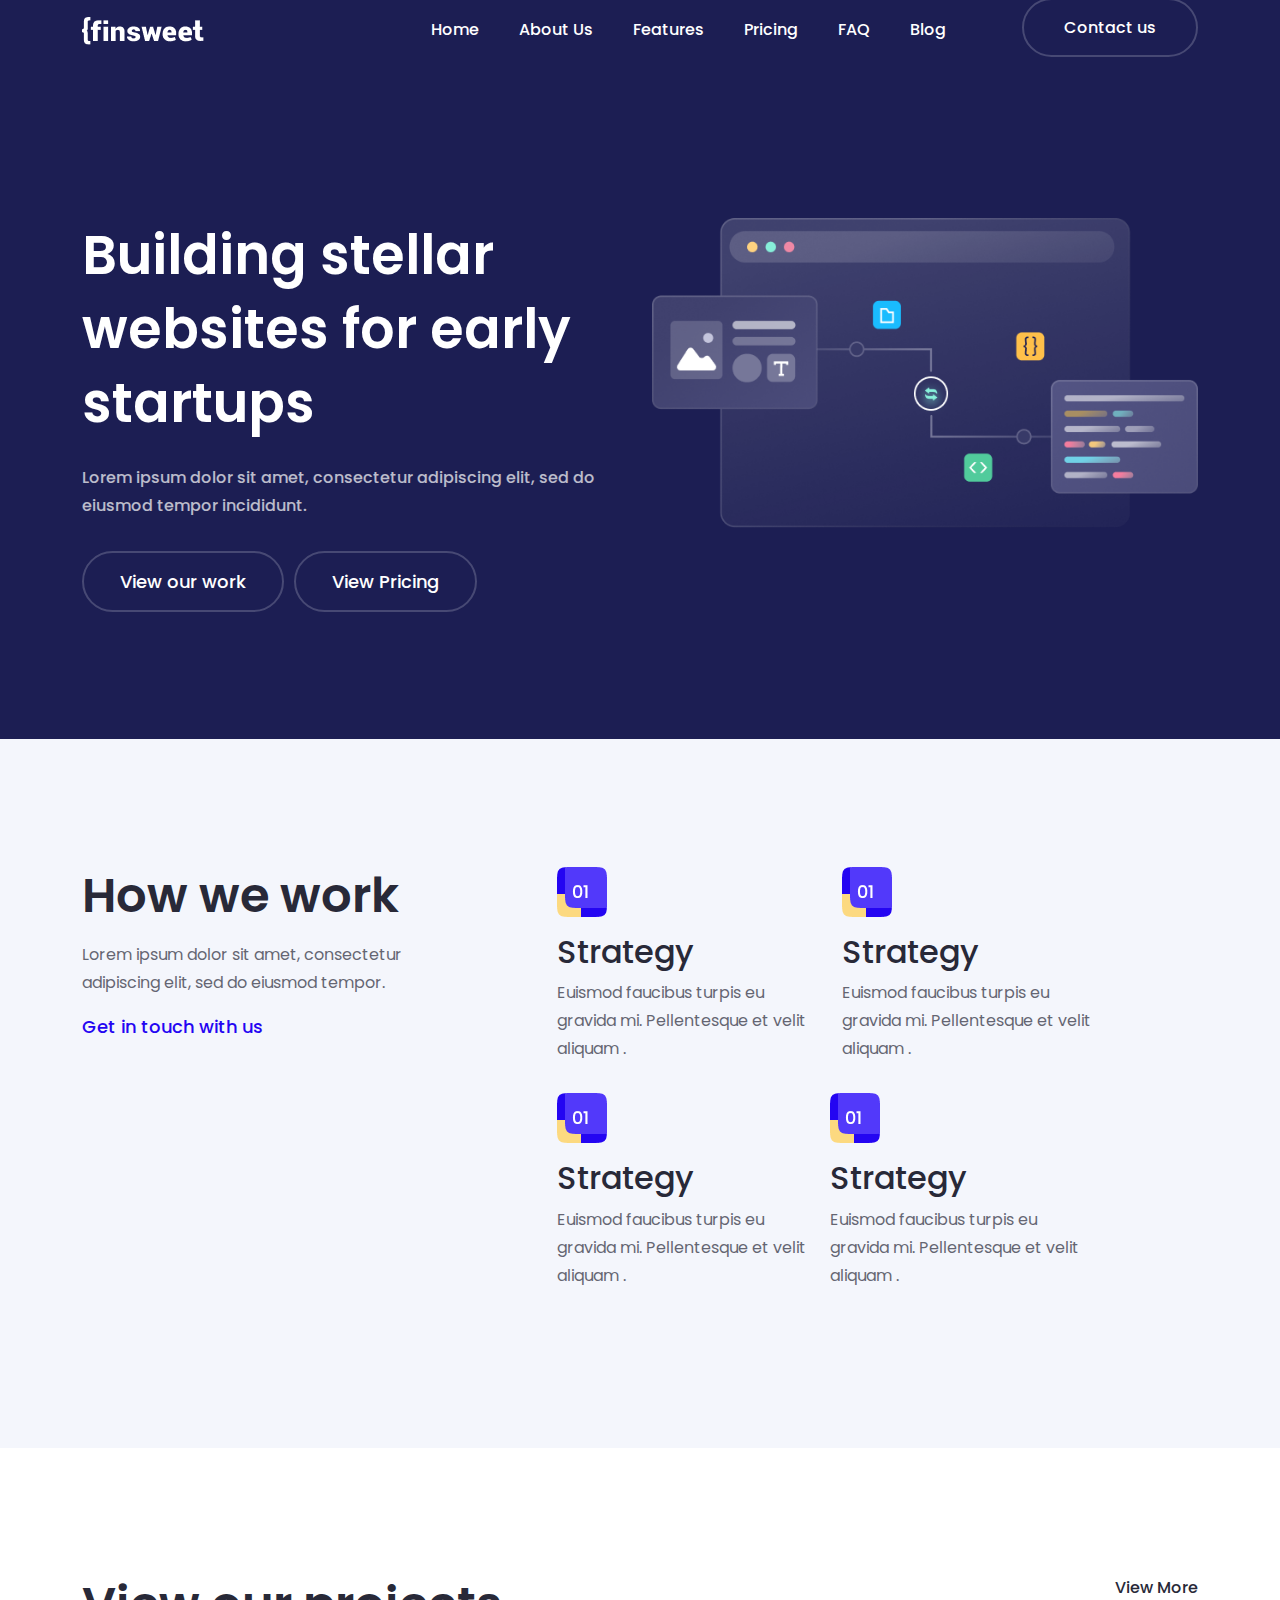
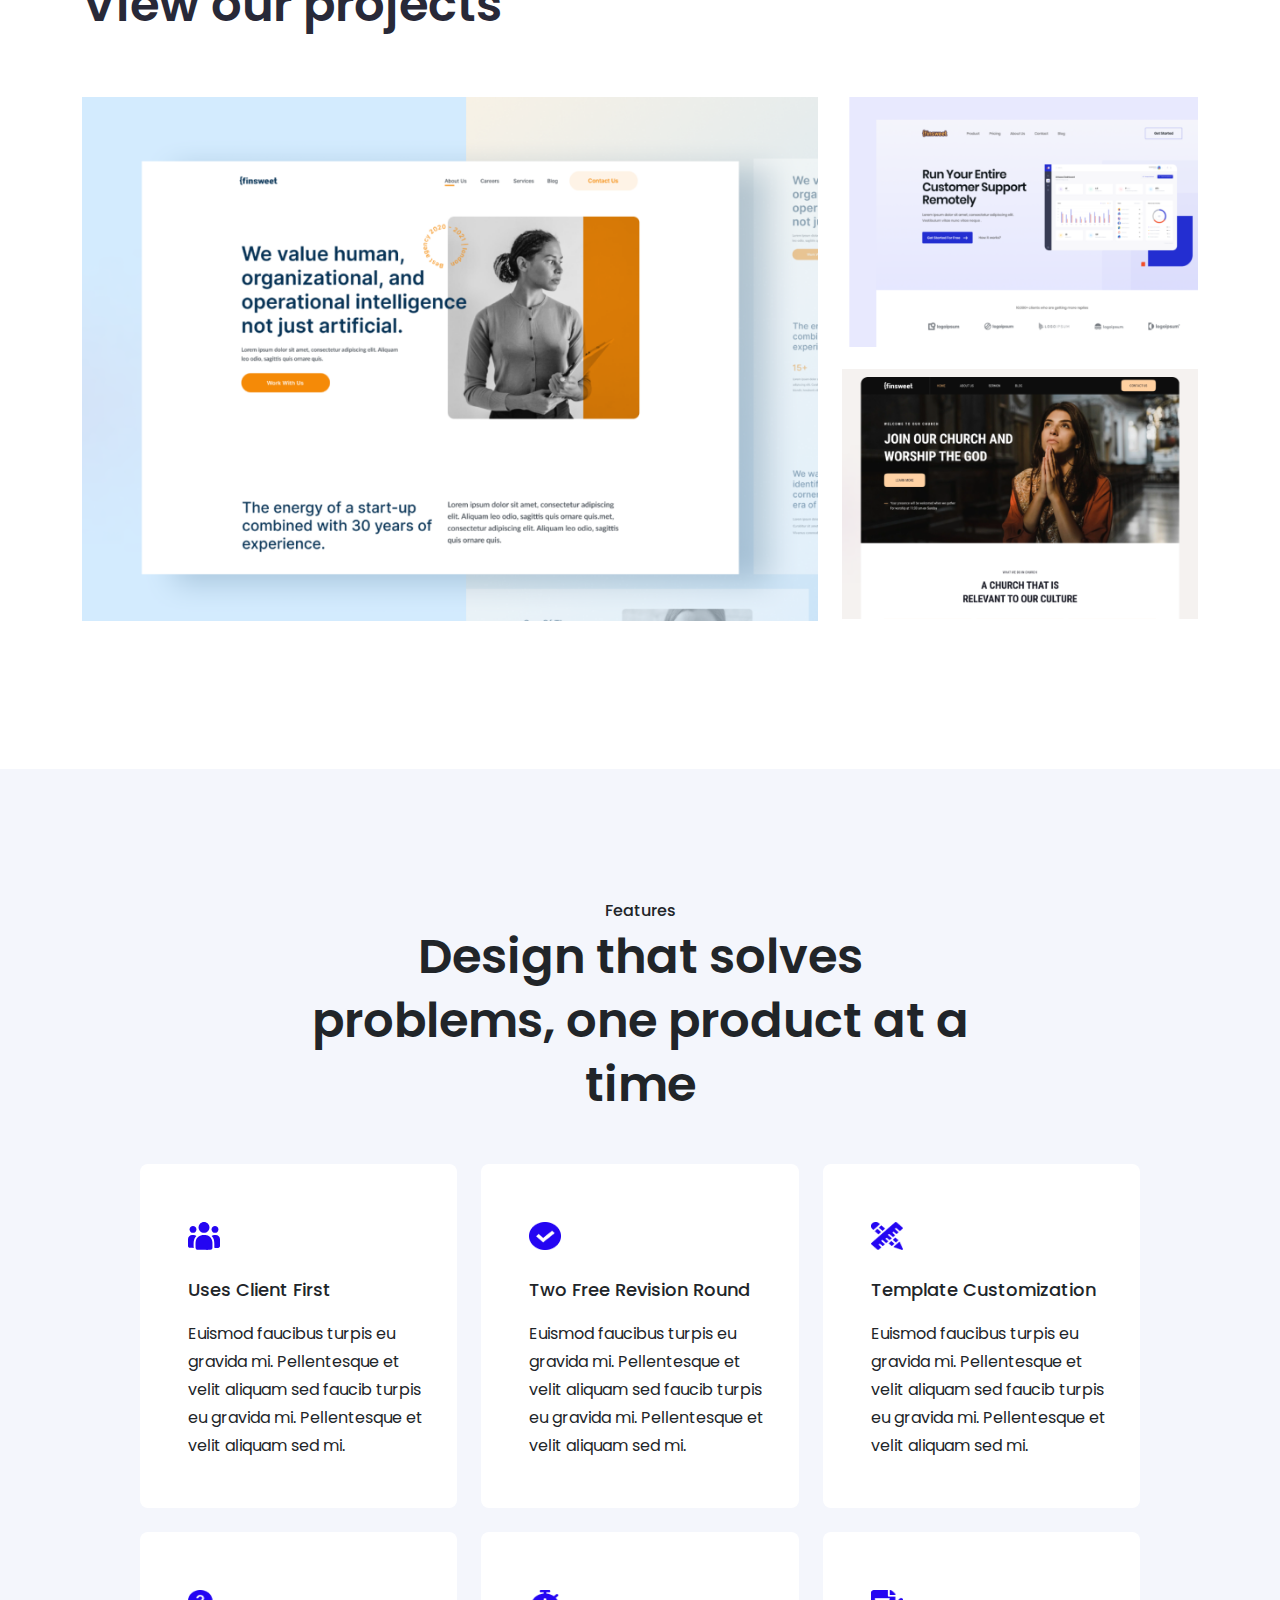
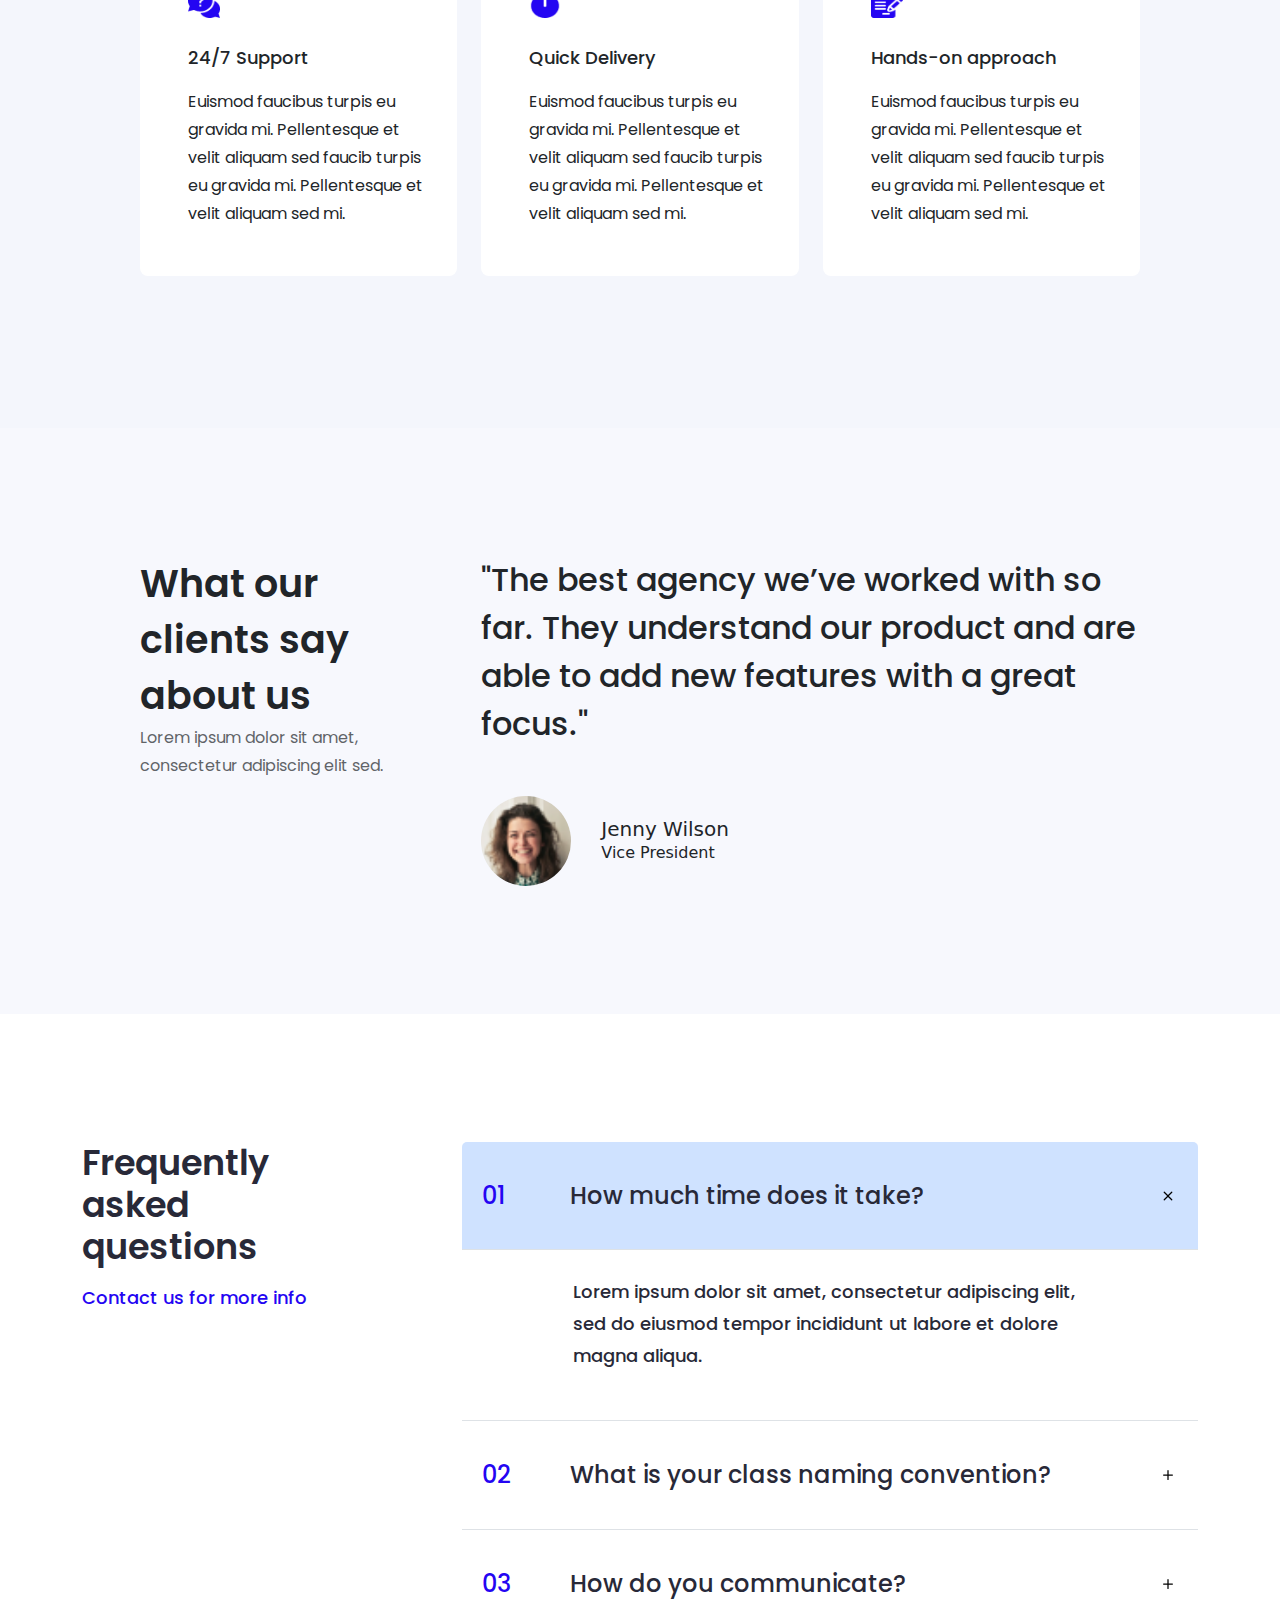
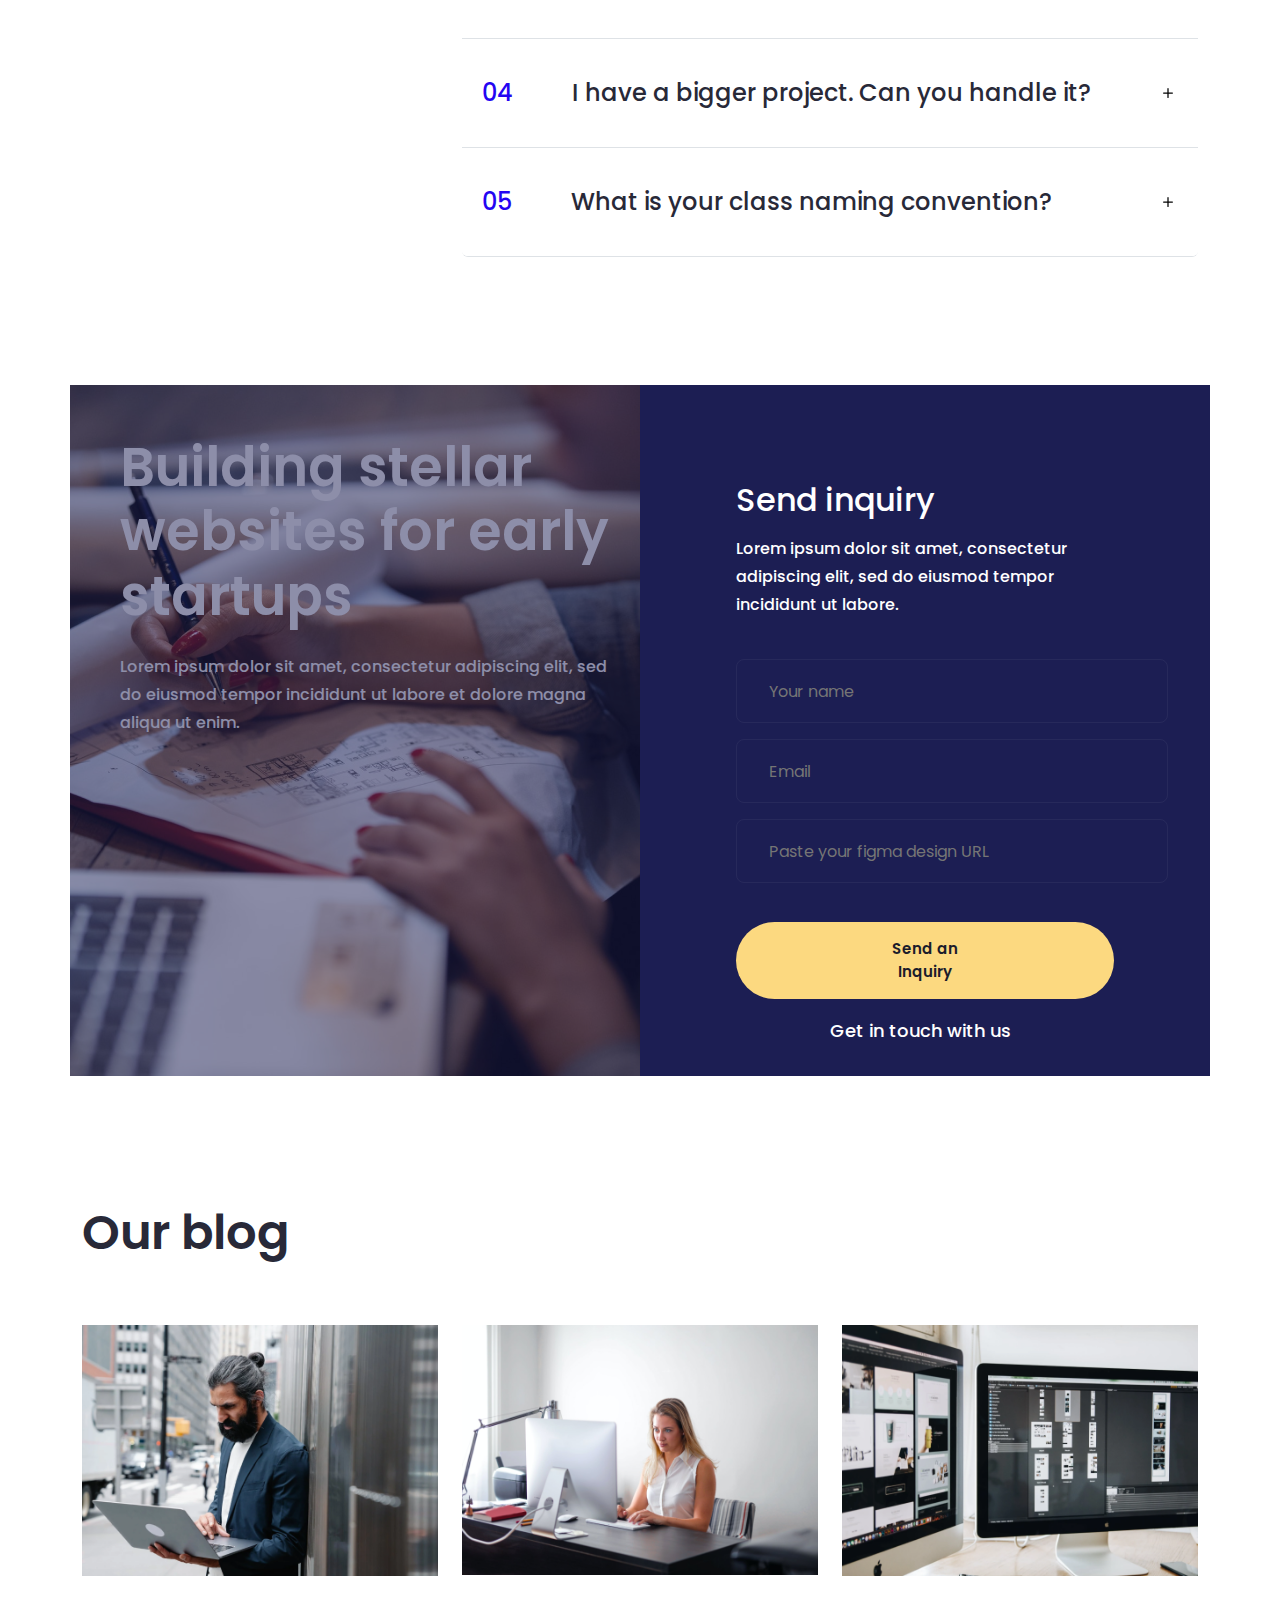
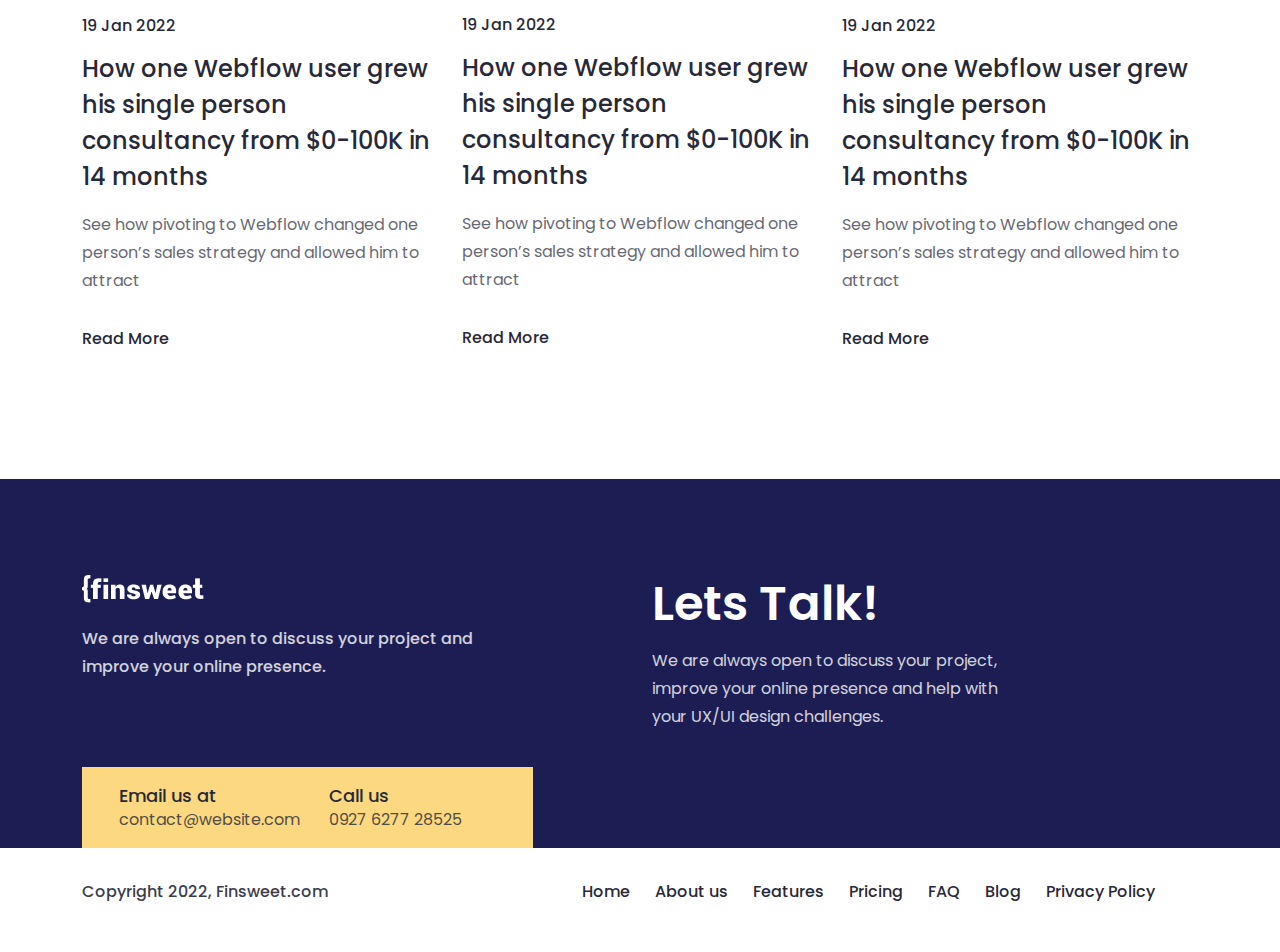
<file: index.html>
<!DOCTYPE html>
<html lang="en">
<head>
    <meta charset="UTF-8">
    <meta name="viewport" content="width=device-width, initial-scale=1.0">
    <title>Home - Webflow Agency</title>
    <link rel="stylesheet" href="css/bootstrap.min.css">
    <link rel="stylesheet" href="css/index.css">
    <link href="https://fonts.googleapis.com/css2?family=Open+Sans:wght@400;500;600;700;800&family=Poppins:wght@100;200;300;400;500;600;700;800&family=Work+Sans:wght@200;300;400;500;600;700;800&display=swap" rel="stylesheet">
    <link rel="stylesheet" href="https://cdnjs.cloudflare.com/ajax/libs/font-awesome/6.5.1/css/all.min.css" integrity="sha512-DTOQO9RWCH3ppGqcWaEA1BIZOC6xxalwEsw9c2QQeAIftl+Vegovlnee1c9QX4TctnWMn13TZye+giMm8e2LwA==" crossorigin="anonymous" referrerpolicy="no-referrer"/>
</head>
<body>
    <!-- nav part start -->
    <nav class="navbar navbar-expand-lg fixed-top menu-bg">
      <div class="container">
        <a class="navbar-brand" href="#">
          <img src="Photos/project-06-10-page/logo.png" alt="logo">
        </a>
        <button class="navbar-toggler" type="button" data-bs-toggle="offcanvas" data-bs-target="#offcanvasNavbar" aria-controls="offcanvasNavbar" aria-label="Toggle navigation">
          <span class="navbar-toggler-icon"></span>
        </button>
        <div class="offcanvas offcanvas-end" tabindex="-1" id="offcanvasNavbar" aria-labelledby="offcanvasNavbarLabel">
          <div class="offcanvas-header">
            <h5 class="offcanvas-title" id="offcanvasNavbarLabel">Menu</h5>
            <button type="button" class="btn-close" data-bs-dismiss="offcanvas" aria-label="Close"></button>
          </div>
          <div class="offcanvas-body">
            <ul class="navbar-nav justify-content-end flex-grow-1 pe-3">
              <li class="nav-item">
                <a class="nav-link" aria-current="page" href="index.html">Home</a>
              </li>
              <li class="nav-item">
                <a class="nav-link" href="about.html">About us</a>
              </li>
              <li class="nav-item">
                  <a class="nav-link" href="feature.html">Features</a>
              </li>
              <li class="nav-item">
                  <a class="nav-link" href="pricing.html">Pricing</a>
              </li>
              <li class="nav-item">
                  <a class="nav-link" href="#">FAQ</a>
              </li>
              <li class="nav-item">
                  <a class="nav-link" href="blog.html">Blog</a>
              </li>
            </ul>
            <div class="menu-button">
              <a href="contact.html">Contact us</a>
            </div>
          </div>
        </div>
      </div>
    </nav>
    <!-- nav part end -->




    <!-- banner part start -->
    <section id="banner">
        <div class="container">
            <div class="row">
                <div class="col-lg-6">
                    <div class="ban-text">
                        <h1>Building stellar websites for early startups</h1>
                        <p>Lorem ipsum dolor sit amet, consectetur adipiscing elit, sed do eiusmod tempor incididunt.</p>
                        <ul>
                          <li><a href="work.html">View our work</a></li>
                          <li><a href="pricing.html">View Pricing</a></li>
                        </ul>
                        
                    </div>
                </div>
                <div class="col-lg-6">
                    <div class="ban-img">
                      <img src="Photos/project-06-10-page/banner-image.png" class="w-100" alt="banner-image">
                    </div>
                </div> 
            </div>
        </div>
    </section>
    <!-- banner part end -->




    <!-- how we work part start -->
    <section id="how-we-work">
      <div class="container">
        <div class="row">
          <div class="col-lg-4 col">
            <div class="hww-left">
              <h2>How we work</h2>
              <p>Lorem ipsum dolor sit amet, consectetur adipiscing elit, sed do eiusmod tempor.</p>
              <a href="contact.html">Get in touch with us <i class="fa-solid fa-caret-right"></i></a>
            </div>
          </div>
            <div class="col-lg-6 offset-lg-1">
              <div class="row">
                <div class="col-lg-6 col-6">
                  <div class="hww-right-item">
                    <img src="Photos/project-06-10-page/hww-image.png" alt="hww-image">
                    <h3>Strategy</h3>
                    <p>Euismod faucibus turpis eu gravida mi. Pellentesque et velit aliquam .</p>
                  </div>
                </div>
                <div class="col-lg-6 col-6">
                  <div class="hww-right-item">
                    <img src="Photos/project-06-10-page/hww-image.png" alt="hww-image">
                    <h3>Strategy</h3>
                    <p>Euismod faucibus turpis eu gravida mi. Pellentesque et velit aliquam .</p>
                  </div>
                </div>
                <div class="row">
                  <div class="col-lg-6 col-6">
                    <div class="hww-right-item">
                      <img src="Photos/project-06-10-page/hww-image.png" alt="hww-image">
                      <h3>Strategy</h3>
                      <p>Euismod faucibus turpis eu gravida mi. Pellentesque et velit aliquam .</p>
                    </div>
                  </div>
                  <div class="col-lg-6 col-6">
                    <div class="hww-right-item">
                      <img src="Photos/project-06-10-page/hww-image.png" alt="hww-image">
                      <h3>Strategy</h3>
                      <p>Euismod faucibus turpis eu gravida mi. Pellentesque et velit aliquam .</p>
                    </div>
                  </div>
                </div>
              </div>
            </div>
        </div>
      </div>
    </section>
    <!-- how we work part end -->




    <!-- our projects part start -->
    <section id="our-projects">
      <div class="container">
        <div class="row">
          <div class="op-header">
            <h2>View our projects</h2>
            <a href="work.html">View More <i class="fa-solid fa-caret-right"></i></a>
          </div>
        </div>
        <div class="row">
          <div class="col-lg-8">
            <div class="op-1">
              <img src="Photos/project-06-10-page/project-img-1.png" class="w-100" alt="project-img-1">
              <div class="overlay-1">
                <h2>Workhub office Webflow <br> Webflow Design</h2>
                <a href="work.html">View project <i class="fa-solid fa-caret-right"></i></a>
              </div>
            </div>
          </div>
          <div class="col-lg-4">
            <div class="op-2">
              <img src="Photos/project-06-10-page/project-img-2.png" class="w-100" alt="project-img-2">
              <div class="overlay-2">
                <h2>Unisaas Website  <br> Design</h2>
                <a href="work.html">View portfolio <i class="fa-solid fa-caret-right"></i></a>
              </div>
            </div>
            <div class="op-2">
              <img src="Photos/project-06-10-page/project-img-3.png" class="w-100" alt="project-img-3">
              <div class="overlay-2">
                <h2>Unisaas Website <br> Design</h2>
                <a href="work.html">View portfolio <i class="fa-solid fa-caret-right"></i></a>
              </div>
            </div>
          </div>
          
        </div>
      </div>
    </section>
    <!-- our projects part end -->




    <!-- Features part start-->
    <section id="features">
      <div class="container">
        <div class="row">
          <div class="col-lg-12">
            <div class="featuresheading">
              <div class="col-lg-8">
                <span>Features</span>
                <h2>Design that solves problems, one product at a time</h2>
              </div>
            </div>
            <div class="row">
              <div class="col-lg-4 col-sm-6">
                <div class="box">
                  <img src="Photos/project-06-10-page/Icon.svg" alt="icon">
                  <h3>
                    Uses Client First
                  </h3>
                  <p>Euismod faucibus turpis eu gravida mi. Pellentesque et velit aliquam sed faucib turpis eu gravida mi. Pellentesque et velit aliquam sed mi. </p>
                </div>
              </div>
              <div class="col-lg-4 col-sm-6">
                <div class="box">
                  <img src="Photos/project-06-10-page/feature2.png" alt="icon">
                  <h3>
                    Two Free Revision Round
                  </h3>
                  <p>Euismod faucibus turpis eu gravida mi. Pellentesque et velit aliquam sed faucib turpis eu gravida mi. Pellentesque et velit aliquam sed mi. </p>
                </div>
              </div>
              <div class="col-lg-4 col-sm-6">
                <div class="box">
                  <img src="Photos/project-06-10-page/feature3.png" alt="icon">
                  <h3>
                    Template Customization
                  </h3>
                  <p>Euismod faucibus turpis eu gravida mi. Pellentesque et velit aliquam sed faucib turpis eu gravida mi. Pellentesque et velit aliquam sed mi. </p>
                </div>
              </div>
              <div class="col-lg-4 col-sm-6">
                <div class="box">
                  <img src="Photos/project-06-10-page/feature4.png" alt="icon">
                  <h3>
                    24/7 Support
                  </h3>
                  <p>Euismod faucibus turpis eu gravida mi. Pellentesque et velit aliquam sed faucib turpis eu gravida mi. Pellentesque et velit aliquam sed mi. </p>
                </div>
              </div>
              <div class="col-lg-4 col-sm-6">
                <div class="box">
                  <img src="Photos/project-06-10-page/feature5.png" alt="icon">
                  <h3>
                    Quick Delivery
                  </h3>
                  <p>Euismod faucibus turpis eu gravida mi. Pellentesque et velit aliquam sed faucib turpis eu gravida mi. Pellentesque et velit aliquam sed mi. </p>
                </div>
              </div>
              <div class="col-lg-4 col-sm-6">
                <div class="box">
                  <img src="Photos/project-06-10-page/feature6.png" alt="icon">
                  <h3>
                    Hands-on approach
                  </h3>
                  <p>Euismod faucibus turpis eu gravida mi. Pellentesque et velit aliquam sed faucib turpis eu gravida mi. Pellentesque et velit aliquam sed mi. </p>
                </div>
              </div>
            </div>
          </div>
        </div>
      </div>
    </section>
    <!--Features part end -->





    <!--What part start-->
    <section id="what">
      <div class="container">
        <div class="row">
          <div class="col-lg-4">
            <div class="col-lg-10">
              <div class="wr">
                <h2>What our clients say about us</h2>
              <p>Lorem ipsum dolor sit amet, consectetur adipiscing elit sed.</p>
              </div>
            </div>
          </div>
          <div class="col-lg-8">
            <div class="wr1">
              <h3>"The best agency we’ve worked with so far. They understand our product and are able to add new features with a great focus."</h3>
            </div>
            <div class="vice-pre">
              <div class="me">
                <img src="Photos/project-06-10-page/woman.png" width="90" alt="">
              </div>
              <div class="name">
                <h5>Jenny Wilson</h5>
                <p>Vice President</p>
              </div>
              
            </div>
          </div>
        </div>
      </div>
    </section>
    <!--What part end-->




    <!-- faq part start -->
    <section id="question">
      <div class="container">
        <div class="row">
          <div class="col-lg-3">
            <div class="ques-left">
              <h2>Frequently asked questions</h2>
              <a href="contact.html">Contact us for more info</a>
            </div>
          </div>
          <div class="col-lg-8 offset-lg-1">
            <div class="accordion" id="accordionExample">
              <div class="accordion-item">
                <h2 class="accordion-header">
                  <button class="accordion-button" type="button" data-bs-toggle="collapse" data-bs-target="#collapseOne" aria-expanded="true" aria-controls="collapseOne">
                    <p class="ac-item-head"><span class="aih-1">01</span> How much time does it take?</p>
                  </button>
                </h2>
                <div id="collapseOne" class="accordion-collapse collapse show" data-bs-parent="#accordionExample">
                  <div class="accordion-body">
                    <strong>Lorem ipsum dolor sit amet, consectetur adipiscing elit, sed do eiusmod tempor incididunt ut labore et dolore magna aliqua.</strong>
                  </div>
                </div>
              </div>
              <div class="accordion-item">
                <h2 class="accordion-header">
                  <button class="accordion-button collapsed" type="button" data-bs-toggle="collapse" data-bs-target="#collapseTwo" aria-expanded="false" aria-controls="collapseTwo">
                    <p class="ac-item-head"><span class="aih-1">02</span>What is your class naming convention?</p>
                  </button>
                </h2>
                <div id="collapseTwo" class="accordion-collapse collapse" data-bs-parent="#accordionExample">
                  <div class="accordion-body">
                    <strong>Lorem ipsum dolor sit amet, consectetur adipiscing elit, sed do eiusmod tempor incididunt ut labore et dolore magna aliqua.</strong>
                  </div>
                </div>
              </div>
              <div class="accordion-item">
                <h2 class="accordion-header">
                  <button class="accordion-button collapsed" type="button" data-bs-toggle="collapse" data-bs-target="#collapseThree" aria-expanded="false" aria-controls="collapseThree">
                    <p class="ac-item-head"><span class="aih-1">03</span>How do you communicate?</p>
                  </button>
                </h2>
                <div id="collapseThree" class="accordion-collapse collapse" data-bs-parent="#accordionExample">
                  <div class="accordion-body">
                    <strong>Lorem ipsum dolor sit amet, consectetur adipiscing elit, sed do eiusmod tempor incididunt ut labore et dolore magna aliqua.</strong>
                  </div>
                </div>
              </div>
              <div class="accordion-item">
                <h2 class="accordion-header">
                  <button class="accordion-button collapsed" type="button" data-bs-toggle="collapse" data-bs-target="#flush-collapseFour" aria-expanded="false" aria-controls="flush-collapseFour">
                    <p class="ac-item-head"><span class="aih-1">04</span>I have a bigger project. Can you handle it?</p>
                  </button>
                </h2>
                <div id="flush-collapseFour" class="accordion-collapse collapse" data-bs-parent="#accordionFlushExample">
                  <div class="accordion-body">
                    <strong>Lorem ipsum dolor sit amet, consectetur adipiscing elit, sed do eiusmod tempor incididunt ut labore et dolore magna aliqua.</strong></div>
                </div>
              </div>
              <div class="accordion-item">
                <h2 class="accordion-header">
                  <button class="accordion-button collapsed" type="button" data-bs-toggle="collapse" data-bs-target="#flush-collapseFive" aria-expanded="false" aria-controls="flush-collapseFive">
                    <p class="ac-item-head"><span class="aih-1">05</span>What is your class naming convention?</p>
                  </button>
                </h2>
                <div id="flush-collapseFive" class="accordion-collapse collapse" data-bs-parent="#accordionFlushExample">
                  <div class="accordion-body">
                    <strong>Lorem ipsum dolor sit amet, consectetur adipiscing elit, sed do eiusmod tempor incididunt ut labore et dolore magna aliqua.</strong></div>
                </div>
              </div>
            </div>
          </div>
        </div>
      </div>
    </section>
    <!-- faq part end -->




    <!-- contact part start -->
    <section id="contact-form">
      <div class="container">
        <div class="row">
          <div class="col-lg-6 p-0">
            <div class="contact-text">
              <h2>Building stellar websites for early startups</h2>
              <p>Lorem ipsum dolor sit amet, consectetur adipiscing elit, sed do eiusmod tempor incididunt ut labore et dolore magna aliqua ut enim.</p>
            </div>
          </div>
          <div class="col-lg-6 p-0">
            <div class="contact-item">
              <h2>Send inquiry</h2>
              <p>Lorem ipsum dolor sit amet, consectetur adipiscing elit, sed do eiusmod tempor incididunt ut labore.</p>
              <form action="">
                <input type="text" placeholder="Your name">
                <input type="email" placeholder="Email">
                <input type="text" placeholder="Paste your figma design URL">
                <button type="submit">Send an Inquiry</button>
              </form>
              <a href="contact.html">Get in touch with us <i class="fa-solid fa-caret-right"></i></a>
            </div>
          </div>
        </div>
      </div>
    </section>
    <!-- contact part end -->




    <!-- blog part start -->
    <section id="blog">
      <div class="container">
        <div class="row">
          <div class="col-lg-3">
            <div class="blog-head">
              <h2>Our blog</h2>
            </div>
          </div>
        </div>
        <div class="row">
          <div class="col-lg-4 col-sm-12">
            <div class="blog-item">
              <img src="Photos/project-06-10-page/blog-1.png" class="w-100" alt="blog-1">
              <h5>19 Jan 2022</h5>
              <h3>How one Webflow user grew his single person consultancy from $0-100K in 14      months</h3>
              <p>See how pivoting to Webflow changed one person’s sales strategy and allowed him to attract</p>
              <a href="blog.html">Read More <i class="fa-solid fa-caret-right"></i></a>
            </div>
          </div>
          <div class="col-lg-4 col-sm-12">
            <div class="blog-item">
              <img src="Photos/project-06-10-page/blog-2.png" class="w-100" alt="blog-1">
              <h5>19 Jan 2022</h5>
              <h3>How one Webflow user grew his single person consultancy from $0-100K in 14      months</h3>
              <p>See how pivoting to Webflow changed one person’s sales strategy and allowed him to attract</p>
              <a href="blog.html">Read More <i class="fa-solid fa-caret-right"></i></a>
            </div>
          </div>
          <div class="col-lg-4 col-sm-12">
            <div class="blog-item">
              <img src="Photos/project-06-10-page/blog-3.png" class="w-100" alt="blog-1">
              <h5>19 Jan 2022</h5>
              <h3>How one Webflow user grew his single person consultancy from $0-100K in 14      months</h3>
              <p>See how pivoting to Webflow changed one person’s sales strategy and allowed him to attract</p>
              <a href="blog.html">Read More <i class="fa-solid fa-caret-right"></i></a>
            </div>
          </div>
        </div>
      </div>
    </section>
    <!-- blog part end -->




    <!-- footer part start -->
    <footer>
      <div class="container">
        <div class="row">
          <div class="col-lg-5">
            <div class="footer-left">
              <a href="#"><img src="Photos/project-06-10-page/logo.png" alt="logo"></a>
              <p>We are always open to discuss your project and improve your online presence.</p>
              <div class="footer-left-bottom">
                <div class="footer-left-bottom1">
                  <h3>Email us at</h3>
                  <a href="#">contact@website.com</a>
                </div>
                <div class="footer-left-bottom1">
                  <h3>Call us</h3>
                  <a href="#">0927 6277 28525</a>
                </div>
              </div>
            </div>
          </div>
          <div class="col-lg-4 offset-lg-1">
            <div class="footer-right">
              <h2>Lets Talk!</h2>
              <p>We are always open to discuss your project, improve your online presence and help with your UX/UI design challenges.</p>
              <div class="fr-icon">
                <a href="#"> <i class="fa-brands fa-facebook"></i></a>
                <a href="#"><i class="fa-brands fa-twitter"></i></a>
                <a href="#"><i class="fa-brands fa-instagram"></i></a>
                <a href="#"><i class="fa-brands fa-linkedin"></i></a>
              </div>
            </div>
          </div>
        </div>
      </div>
    </footer>

    <!-- footer menu part start -->
    <section id="footer-menu">
      <div class="container">
        <div class="row">
          <div class="col-lg-3 col-sm-12">
            <div class="fm-left">
              <p>Copyright 2022, Finsweet.com</p>
            </div>
          </div>
          <div class="col-lg-7 col-sm-12 offset-lg-2">
            <div class="fm-right">
              <ul>
                <li><a href="index.html">Home</a></li>
                <li><a href="about.html">About us</a></li>
                <li><a href="feature.html">Features</a></li>
                <li><a href="pricing.html">Pricing</a></li>
                <li><a href="#">FAQ</a></li>
                <li><a href="blog.html">Blog</a></li>
                <li><a href="privacy.html">Privacy Policy</a></li>
              </ul>
            </div>
          </div>
        </div>
      </div>
    </section>
    <!-- footer menu part end -->
    <!-- footer part end -->

    <script src="js/bootstrap.bundle.min.js"></script>
</body>
</html>
</file>
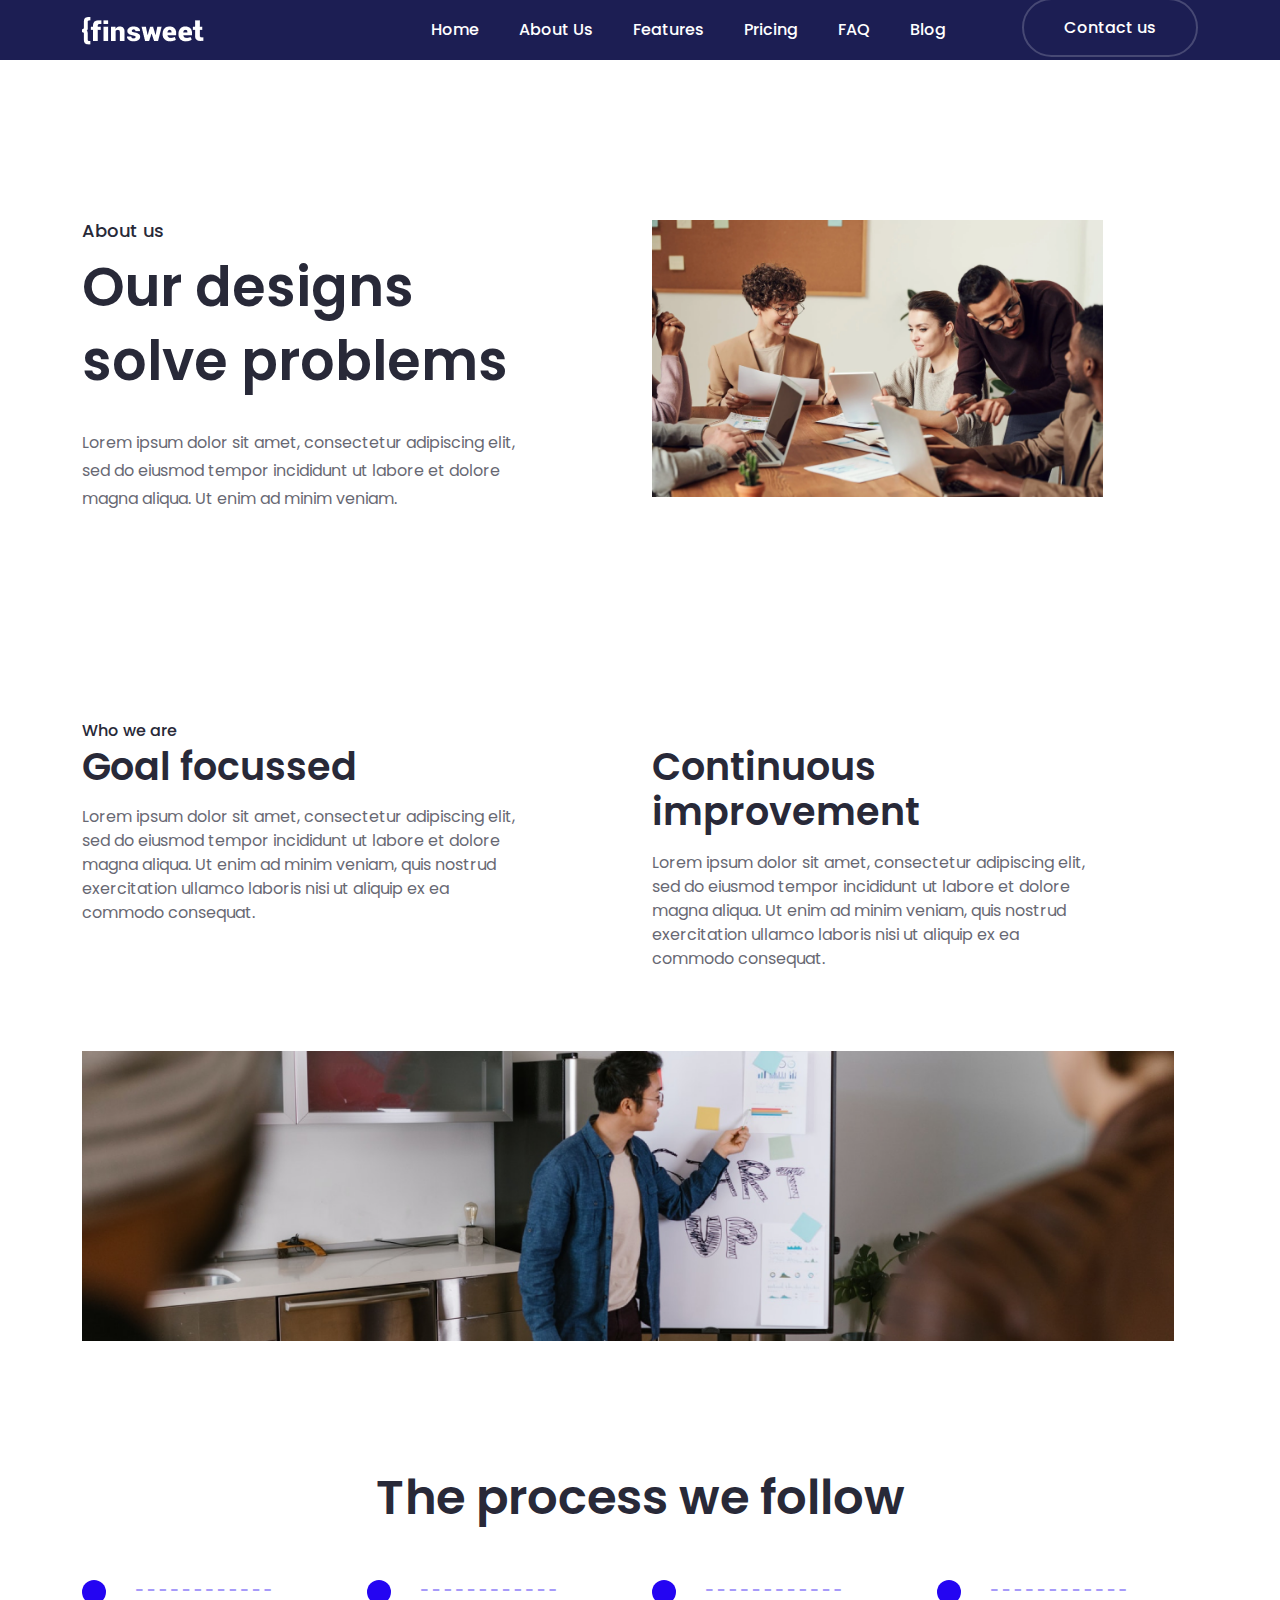
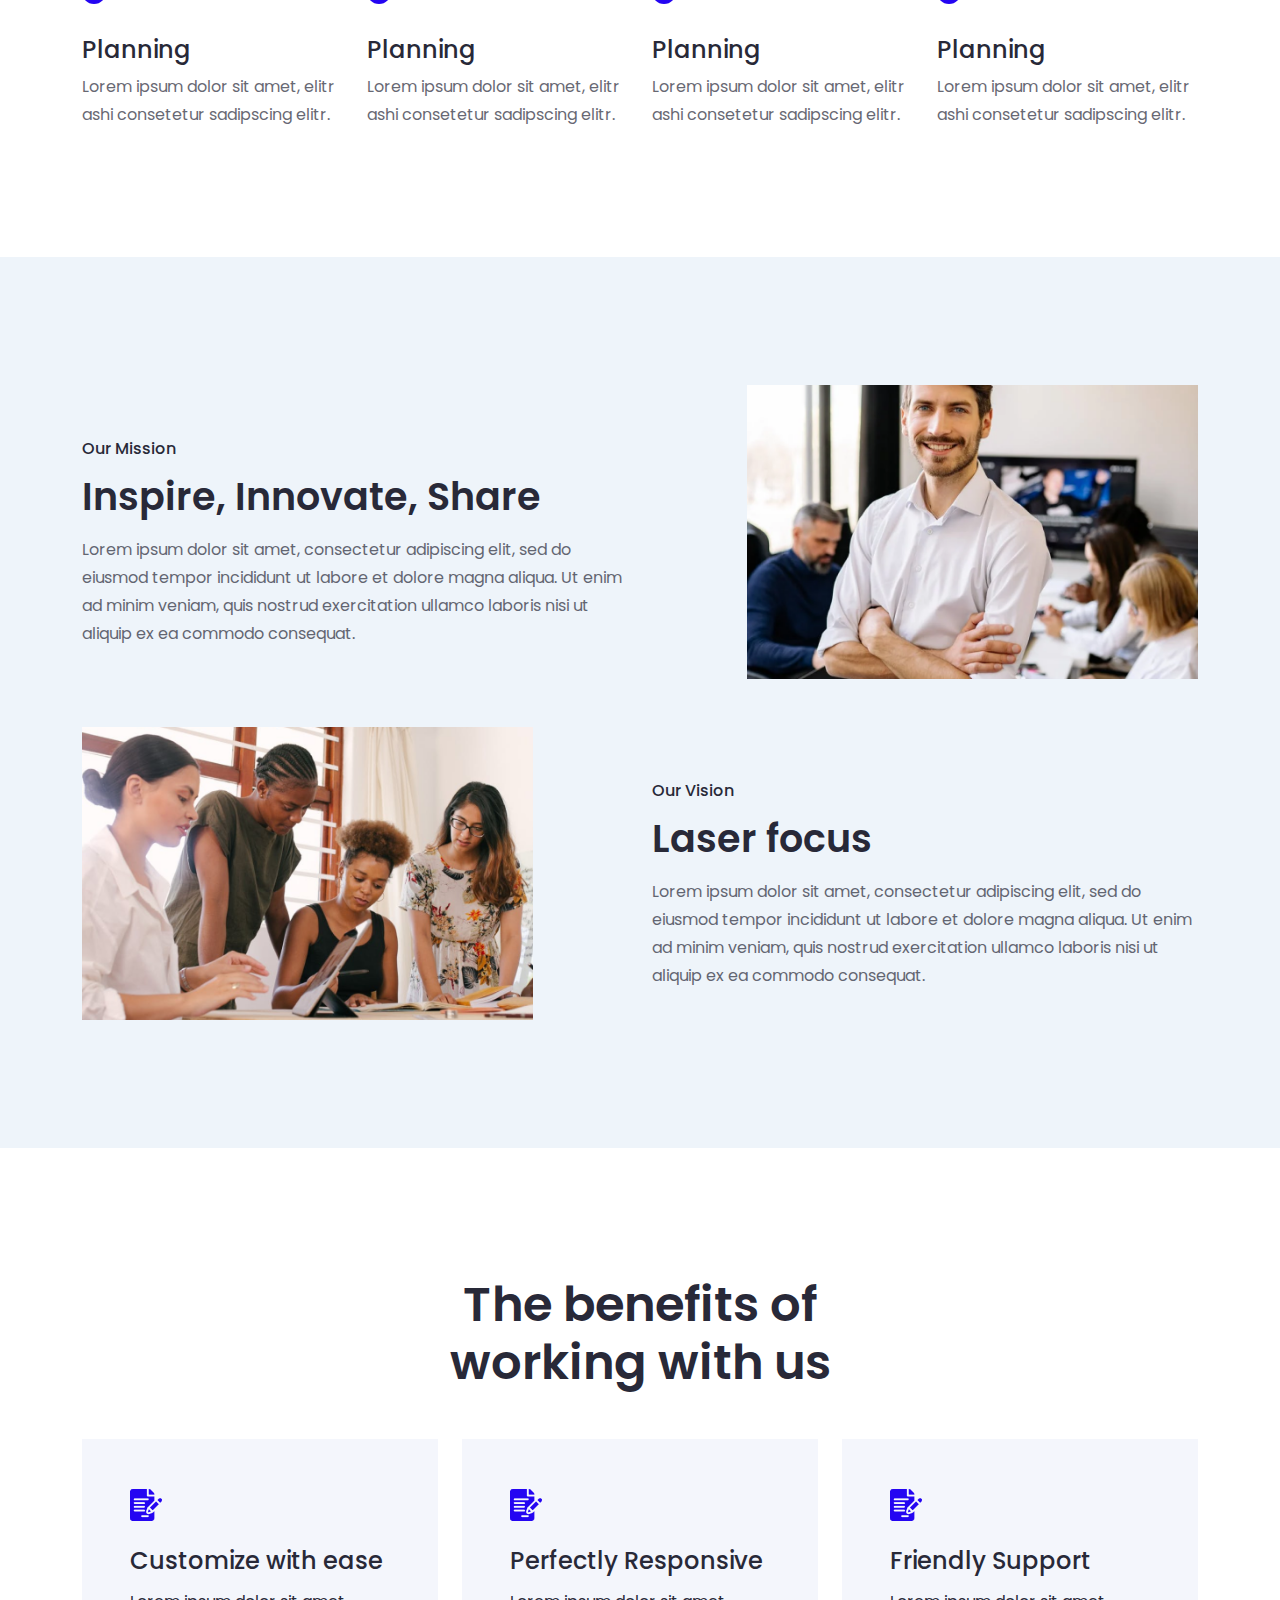
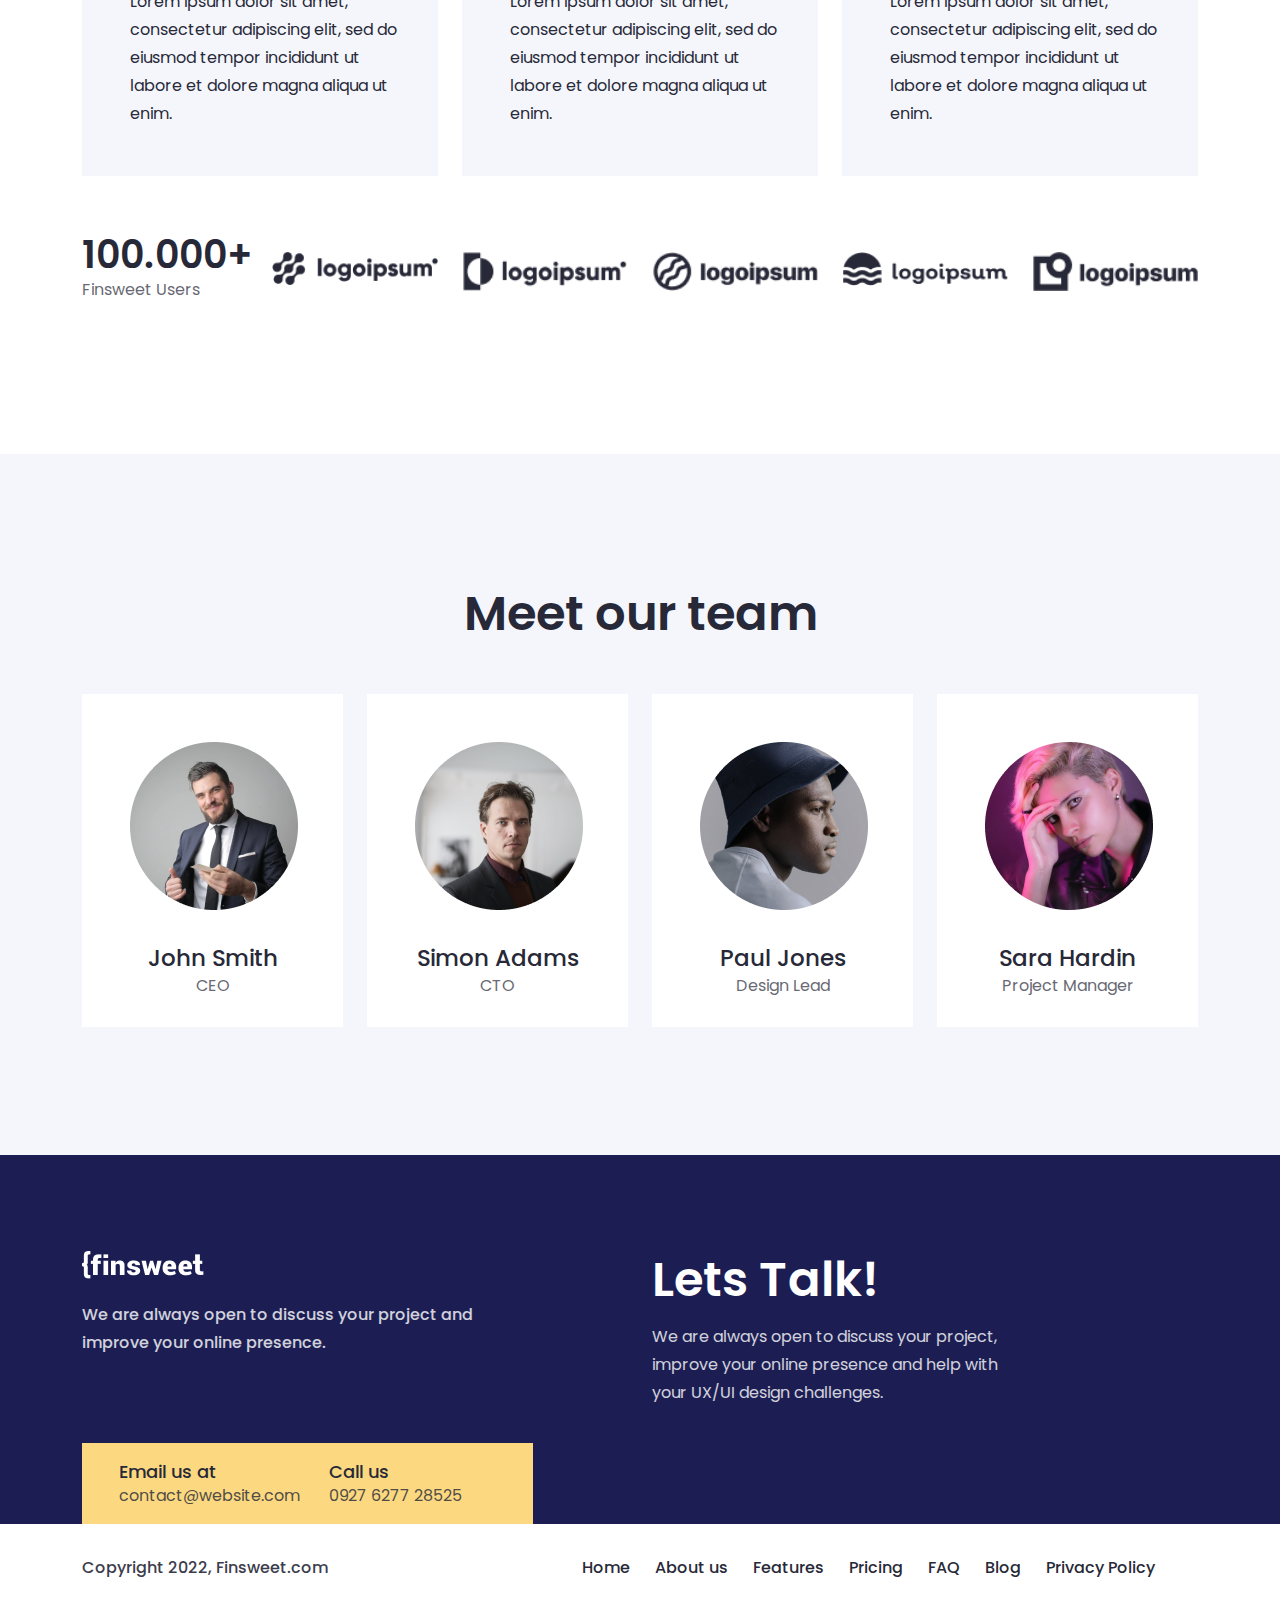
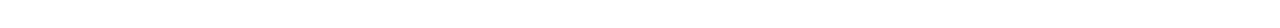
<file: about.html>
<!DOCTYPE html>
<html lang="en">
<head>
    <meta charset="UTF-8">
    <meta name="viewport" content="width=device-width, initial-scale=1.0">
    <title>About - Webflow Agency</title>
    <link rel="stylesheet" href="css/bootstrap.min.css">
    <link rel="stylesheet" href="css/about.css">
    <link href="https://fonts.googleapis.com/css2?family=Open+Sans:wght@400;500;600;700;800&family=Poppins:wght@100;200;300;400;500;600;700;800&family=Work+Sans:wght@200;300;400;500;600;700;800&display=swap" rel="stylesheet">
    <link rel="stylesheet" href="https://cdnjs.cloudflare.com/ajax/libs/font-awesome/6.5.1/css/all.min.css" integrity="sha512-DTOQO9RWCH3ppGqcWaEA1BIZOC6xxalwEsw9c2QQeAIftl+Vegovlnee1c9QX4TctnWMn13TZye+giMm8e2LwA==" crossorigin="anonymous" referrerpolicy="no-referrer"/>
</head>
<body>
    <!-- nav part start -->
    <nav class="navbar navbar-expand-lg fixed-top menu-bg">
        <div class="container">
          <a class="navbar-brand" href="index.html">
            <img src="Photos/project-06-10-page/logo.png" alt="logo">
          </a>
          <button class="navbar-toggler" type="button" data-bs-toggle="offcanvas" data-bs-target="#offcanvasNavbar" aria-controls="offcanvasNavbar" aria-label="Toggle navigation">
            <span class="navbar-toggler-icon"></span>
          </button>
          <div class="offcanvas offcanvas-end" tabindex="-1" id="offcanvasNavbar" aria-labelledby="offcanvasNavbarLabel">
            <div class="offcanvas-header">
              <h5 class="offcanvas-title" id="offcanvasNavbarLabel">Menu</h5>
              <button type="button" class="btn-close" data-bs-dismiss="offcanvas" aria-label="Close"></button>
            </div>
            <div class="offcanvas-body">
              <ul class="navbar-nav justify-content-end flex-grow-1 pe-3">
                <li class="nav-item">
                  <a class="nav-link" aria-current="page" href="index.html">Home</a>
                </li>
                <li class="nav-item">
                  <a class="nav-link" href="about.html">About us</a>
                </li>
                <li class="nav-item">
                    <a class="nav-link" href="feature.html">Features</a>
                </li>
                <li class="nav-item">
                    <a class="nav-link" href="pricing.html">Pricing</a>
                </li>
                <li class="nav-item">
                    <a class="nav-link" href="#">FAQ</a>
                </li>
                <li class="nav-item">
                    <a class="nav-link" href="blog.html">Blog</a>
                </li>
              </ul>
              <div class="menu-button">
                <a href="contact.html">Contact us</a>
              </div>
            </div>
          </div>
        </div>
      </nav>
      <!-- nav part end -->





    <!-- about us part start -->
    <section id="about">
        <div class="container">
            <div class="row">
                <div class="col-lg-5">
                    <div class="about-text">
                        <h4>About us</h4>
                        <h2>Our designs solve problems</h2>
                        <p>Lorem ipsum dolor sit amet, consectetur adipiscing elit, sed do eiusmod tempor incididunt ut labore et dolore magna aliqua. Ut enim ad minim veniam.</p>
                    </div>
                </div>
                <div class="col-lg-5 offset-lg-1">
                    <div class="about-img">
                        <img src="Photos/project-06-10-page/abou-img.png" class="w-100" alt="abou-img">
                    </div>
                </div>
            </div>
        </div>
    </section>
    <!-- about us part end -->




    <!-- who we are part start -->
    <section id="wwa">
        <div class="container">
            <div class="row">
                <div class="wwa-head">
                    <h4>Who we are</h4>
                </div>
                <div class="col-lg-5">
                    <div class="wwa-content">
                        <h2>Goal focussed</h2>
                        <p>Lorem ipsum dolor sit amet, consectetur adipiscing elit, sed do eiusmod tempor incididunt ut labore et dolore magna aliqua. Ut enim ad minim veniam, quis nostrud exercitation ullamco laboris nisi ut aliquip ex ea commodo consequat.</p>
                    </div>
                </div>
                <div class="col-lg-5 offset-lg-1">
                    <div class="wwa-content">
                        <h2>Continuous improvement</h2>
                        <p>Lorem ipsum dolor sit amet, consectetur adipiscing elit, sed do eiusmod tempor incididunt ut labore et dolore magna aliqua. Ut enim ad minim veniam, quis nostrud exercitation ullamco laboris nisi ut aliquip ex ea commodo consequat.</p>
                    </div>
                </div>
                <div class="row">
                    <div class="col-lg-12 col-sm-12">
                        <img src="Photos/project-06-10-page/wwa-img.png" class="w-100" alt="wwa-img">
                    </div>
                </div>
            </div>
        </div>
    </section>
    <!-- who we are part end -->




    <!-- process part start -->
    <section id="process">
        <div class="container">
            <div class="row process-head">
                <h2>The process we follow</h2>
            </div>
            <div class="row">
                <div class="col-lg-3 col-sm-6 col-12">
                    <div class="process-item">
                        <img src="Photos/project-06-10-page/Circle.svg" alt="Circle">
                        <h4>------------</h4>
                        <h2>Planning</h2>
                        <p>Lorem ipsum dolor sit amet, elitr ashi consetetur sadipscing elitr.</p>
                    </div>
                </div>
                <div class="col-lg-3 col-sm-6 col-12">
                    <div class="process-item">
                        <img src="Photos/project-06-10-page/Circle.svg" alt="Circle">
                        <h4>------------</h4>
                        <h2>Planning</h2>
                        <p>Lorem ipsum dolor sit amet, elitr ashi consetetur sadipscing elitr.</p>
                    </div>
                </div>
                <div class="col-lg-3 col-sm-6 col-12">
                    <div class="process-item">
                        <img src="Photos/project-06-10-page/Circle.svg" alt="Circle">
                        <h4>------------</h4>
                        <h2>Planning</h2>
                        <p>Lorem ipsum dolor sit amet, elitr ashi consetetur sadipscing elitr.</p>
                    </div>
                </div>
                <div class="col-lg-3 col-sm-6 col-12">
                    <div class="process-item">
                        <img src="Photos/project-06-10-page/Circle.svg" alt="Circle">
                        <h4>------------</h4>
                        <h2>Planning</h2>
                        <p>Lorem ipsum dolor sit amet, elitr ashi consetetur sadipscing elitr.</p>
                    </div>
                </div>
            </div>
        </div>
    </section>
    <!-- process part end -->




    <!-- our mission part start -->
    <section id="mission">
        <div class="container">
            <div class="row">
                <div class="col-lg-6">
                    <div class="mission-content">
                        <h4>Our Mission</h4>
                        <h2>Inspire, Innovate, Share</h2>
                        <p>Lorem ipsum dolor sit amet, consectetur adipiscing elit, sed do eiusmod tempor incididunt ut labore et dolore magna aliqua. Ut enim ad minim veniam, quis nostrud exercitation ullamco laboris nisi ut aliquip ex ea commodo consequat.</p>
                    </div>
                </div>
                <div class="col-lg-5 offset-lg-1">
                    <img src="Photos/project-06-10-page/mission-top.png" class="w-100" alt="mission-top">
                </div>
            </div>
            <div class="row mt-5">
                <div class="col-lg-5 order-lg-1 order-sm-2 order-2 col-12">
                    <img src="Photos/project-06-10-page/mission-bottom.png" class="w-100" alt="mission-bottom">
                </div>
                <d iv class="col-lg-6 order-lg-2 offset-lg-1 order-sm-1 order-1 col-12">
                    <div class="mission-content">
                        <h4>Our Vision</h4>
                        <h2>Laser focus</h2>
                        <p>Lorem ipsum dolor sit amet, consectetur adipiscing elit, sed do eiusmod tempor incididunt ut labore et dolore magna aliqua. Ut enim ad minim veniam, quis nostrud exercitation ullamco laboris nisi ut aliquip ex ea commodo consequat.</p>
                    </div>
                </d>
            </div>
        </div>
    </section>
    <!-- our mission part end -->




    <!-- benefits part start -->
    <section id="benefits">
        <div class="container">
            <div class="row justify-content-center">
                <div class="col-lg-6">
                    <div class="benefits-head">
                        <h2>The benefits of working with us</h2>
                    </div>
                </div>
            </div>
            <div class="row">
                <div class="col-lg-4">
                    <div class="benefits-item">
                        <img src="Photos/project-06-10-page/benefits-item.png" alt="benefits-item">
                        <h2>Customize with ease</h2>
                        <p>Lorem ipsum dolor sit amet, consectetur adipiscing elit, sed do eiusmod tempor incididunt ut labore et dolore magna aliqua ut enim.</p>
                    </div>
                </div>
                <div class="col-lg-4">
                    <div class="benefits-item">
                        <img src="Photos/project-06-10-page/benefits-item.png" alt="benefits-item">
                        <h2>Perfectly Responsive</h2>
                        <p>Lorem ipsum dolor sit amet, consectetur adipiscing elit, sed do eiusmod tempor incididunt ut labore et dolore magna aliqua ut enim.</p>
                    </div>
                </div>
                <div class="col-lg-4">
                    <div class="benefits-item">
                        <img src="Photos/project-06-10-page/benefits-item.png" alt="benefits-item">
                        <h2>Friendly Support</h2>
                        <p>Lorem ipsum dolor sit amet, consectetur adipiscing elit, sed do eiusmod tempor incididunt ut labore et dolore magna aliqua ut enim.</p>
                    </div>
                </div>
            </div>
            <div class="row">
                <div class="col-lg-2 col-sm-4 mb-4 col-4">
                    <div class="benefits-logo">
                        <h2>100.000+</h2>
                        <p>Finsweet Users</p>
                    </div>
                </div>
                <div class="col-lg-2 col-sm-4 mb-4 col-6">
                    <img src="Photos/project-06-10-page/benefit-logo-1.png" class="w-100" alt="benefit-logo-1">
                </div>
                <div class="col-lg-2 col-sm-4 mb-4 col-6">
                    <img src="Photos/project-06-10-page/benefit-logo-2.png" class="w-100" alt="benefit-logo-2">
                </div>
                <div class="col-lg-2 col-sm-4 mb-4 col-6">
                    <img src="Photos/project-06-10-page/benefit-logo-3.png" class="w-100" alt="benefit-logo-3">
                </div>
                <div class="col-lg-2 col-sm-4 mb-4 col-6">
                    <img src="Photos/project-06-10-page/benefit-logo-4.png" class="w-100" alt="benefit-logo-4">
                </div>
                <div class="col-lg-2 col-sm-4 mb-4 col-6">
                    <img src="Photos/project-06-10-page/benefit-logo-5.png" class="w-100" alt="benefit-logo-5">
                </div>
            </div>
        </div>
    </section>
    <!-- benefits part end -->




    <!-- team part start -->
    <section id="team">
        <div class="container">
            <div class="row">
                <div class="team-head">
                    <h2>Meet our team</h2>
                </div>
            </div>
            <div class="row">
                <div class="col-lg-3 col-sm-6 col-12">
                    <div class="team-item">
                        <div class="team-img">
                            <img src="Photos/project-06-10-page/team-item1.png" alt="team-item1">
                            <div class="overlay">
                                <a href="#"> <i class="fa-brands fa-facebook"></i></a>
                                <a href="#"><i class="fa-brands fa-twitter"></i></a>
                                <a href="#"><i class="fa-brands fa-linkedin"></i></a>
                            </div>
                        </div>
                        <h2>John Smith</h2>
                        <h4>CEO</h4>
                    </div>
                </div>
                <div class="col-lg-3 col-sm-6 col-12">
                    <div class="team-item">
                        <div class="team-img">
                            <img src="Photos/project-06-10-page/team-item2.png" alt="team-item2">
                            <div class="overlay">
                                <a href="#"> <i class="fa-brands fa-facebook"></i></a>
                                <a href="#"><i class="fa-brands fa-twitter"></i></a>
                                <a href="#"><i class="fa-brands fa-linkedin"></i></a>
                            </div>
                        </div>
                        <h2>Simon Adams</h2>
                        <h4>CTO</h4>
                    </div>
                </div>
                <div class="col-lg-3 col-sm-6 col-12">
                    <div class="team-item">
                        <div class="team-img">
                            <img src="Photos/project-06-10-page/team-item3.png" alt="team-item3">
                            <div class="overlay">
                                <a href="#"> <i class="fa-brands fa-facebook"></i></a>
                                <a href="#"><i class="fa-brands fa-twitter"></i></a>
                                <a href="#"><i class="fa-brands fa-linkedin"></i></a>
                            </div>
                        </div>
                        <h2>Paul Jones</h2>
                        <h4>Design Lead</h4>
                    </div>
                </div>
                <div class="col-lg-3 col-sm-6 col-12">
                    <div class="team-item">
                        <div class="team-img">
                            <img src="Photos/project-06-10-page/team-item4.png" alt="team-item4">
                            <div class="overlay">
                                <a href="#"> <i class="fa-brands fa-facebook"></i></a>
                                <a href="#"><i class="fa-brands fa-twitter"></i></a>
                                <a href="#"><i class="fa-brands fa-linkedin"></i></a>
                            </div>
                            <div class="img-hover">

                            </div>
                        </div>
                        <h2>Sara Hardin</h2>
                        <h4>Project Manager</h4>
                    </div>
                </div>
            </div>
        </div>
    </section>
    <!-- team part end -->




    <!-- footer part start -->
    <footer>
        <div class="container">
          <div class="row">
            <div class="col-lg-5">
              <div class="footer-left">
                <a href="#"><img src="Photos/project-06-10-page/logo.png" alt="logo"></a>
                <p>We are always open to discuss your project and improve your online presence.</p>
                <div class="footer-left-bottom">
                  <div class="footer-left-bottom1">
                    <h3>Email us at</h3>
                    <a href="#">contact@website.com</a>
                  </div>
                  <div class="footer-left-bottom1">
                    <h3>Call us</h3>
                    <a href="#">0927 6277 28525</a>
                  </div>
                </div>
              </div>
            </div>
            <div class="col-lg-4 offset-lg-1">
              <div class="footer-right">
                <h2>Lets Talk!</h2>
                <p>We are always open to discuss your project, improve your online presence and help with your UX/UI design challenges.</p>
                <div class="fr-icon">
                    <a href="#"> <i class="fa-brands fa-facebook"></i></a>
                    <a href="#"><i class="fa-brands fa-twitter"></i></a>
                    <a href="#"><i class="fa-brands fa-instagram"></i></a>
                    <a href="#"><i class="fa-brands fa-linkedin"></i></a>
                </div>
              </div>
            </div>
          </div>
        </div>
      </footer>
  
      <!-- footer menu part start -->
      <section id="footer-menu">
        <div class="container">
          <div class="row">
            <div class="col-lg-3">
              <div class="fm-left">
                <p>Copyright 2022, Finsweet.com</p>
              </div>
            </div>
            <div class="col-lg-7 offset-lg-2 col-12">
              <div class="fm-right">
                <ul>
                  <li><a href="index.html">Home</a></li>
                  <li><a href="about.html">About us</a></li>
                  <li><a href="feature.html">Features</a></li>
                  <li><a href="pricing.html">Pricing</a></li>
                  <li><a href="#">FAQ</a></li>
                  <li><a href="blog.html">Blog</a></li>
                  <li><a href="privacy.html">Privacy Policy</a></li>
                </ul>
              </div>
            </div>
          </div>
        </div>
      </section>
      <!-- footer menu part end -->
      <!-- footer part end -->
  
    <script src="js/bootstrap.bundle.min.js"></script>
  </body>
  </html>
</file>
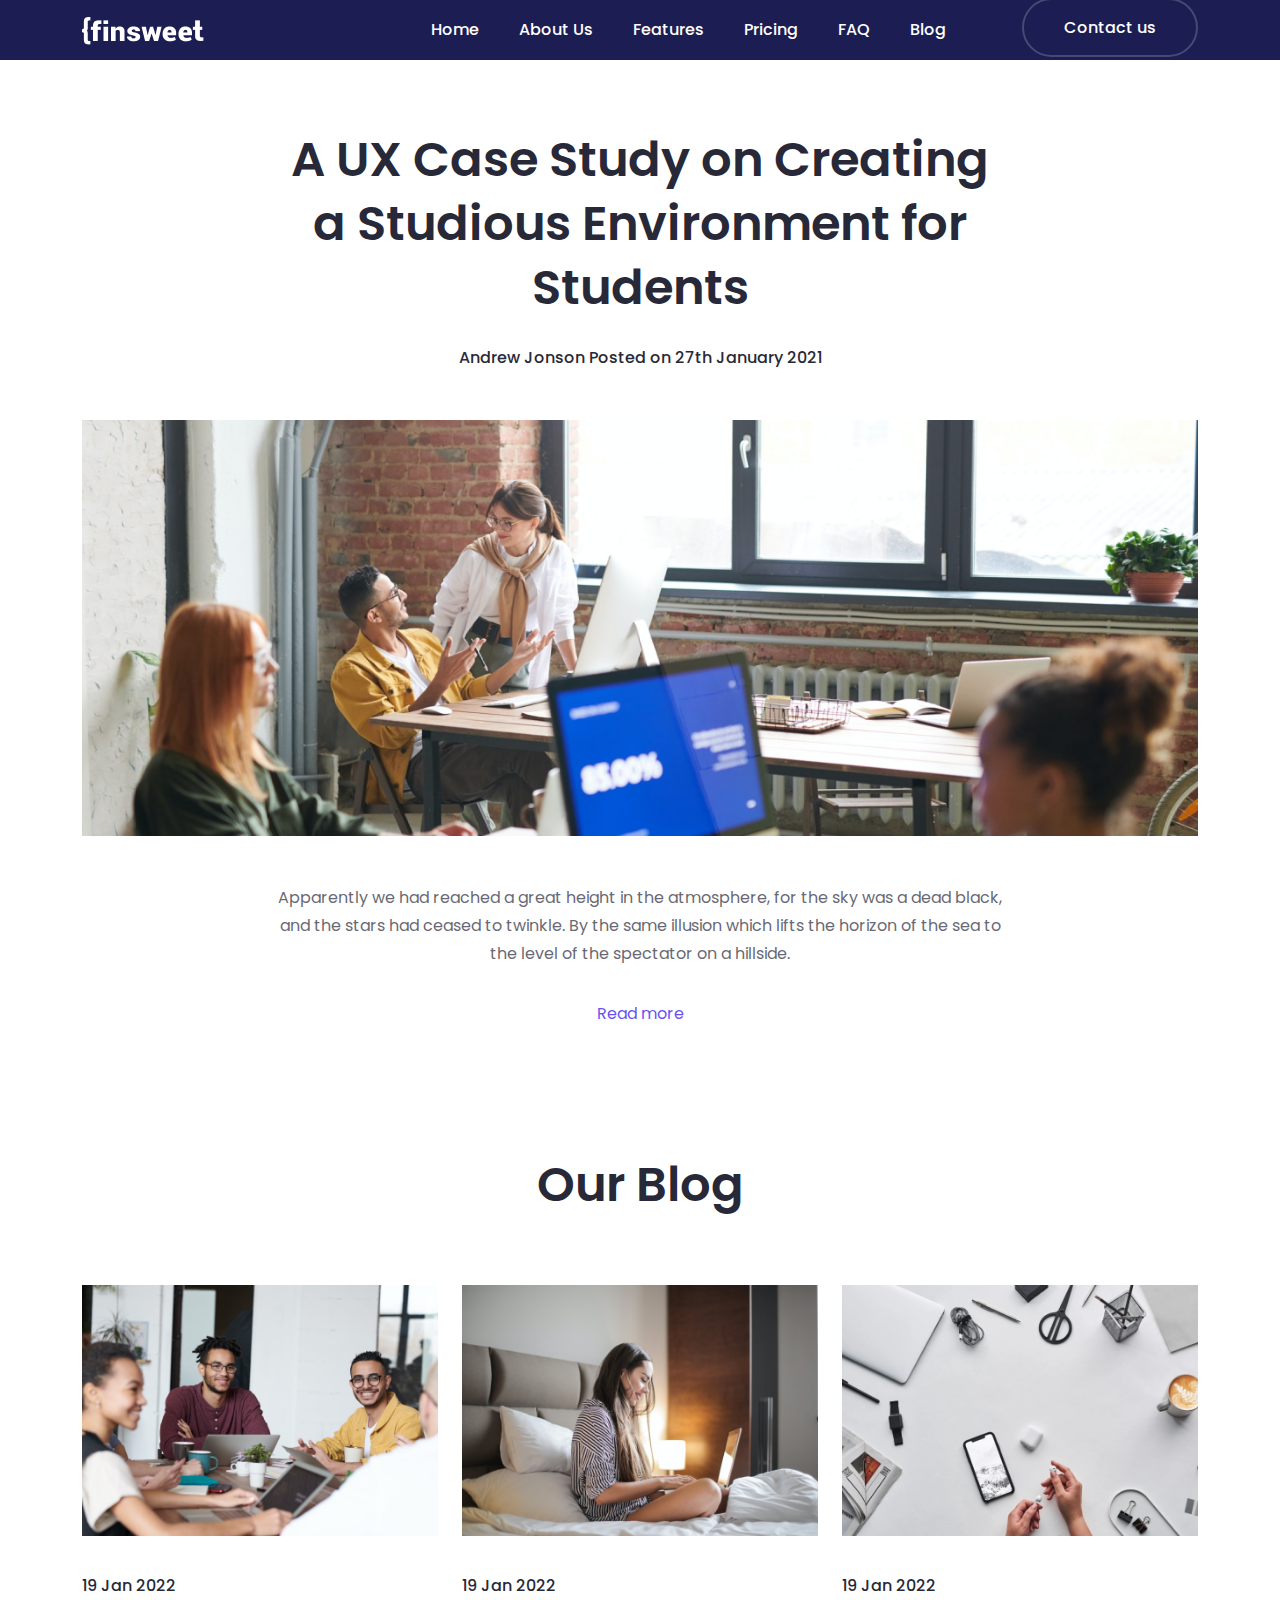
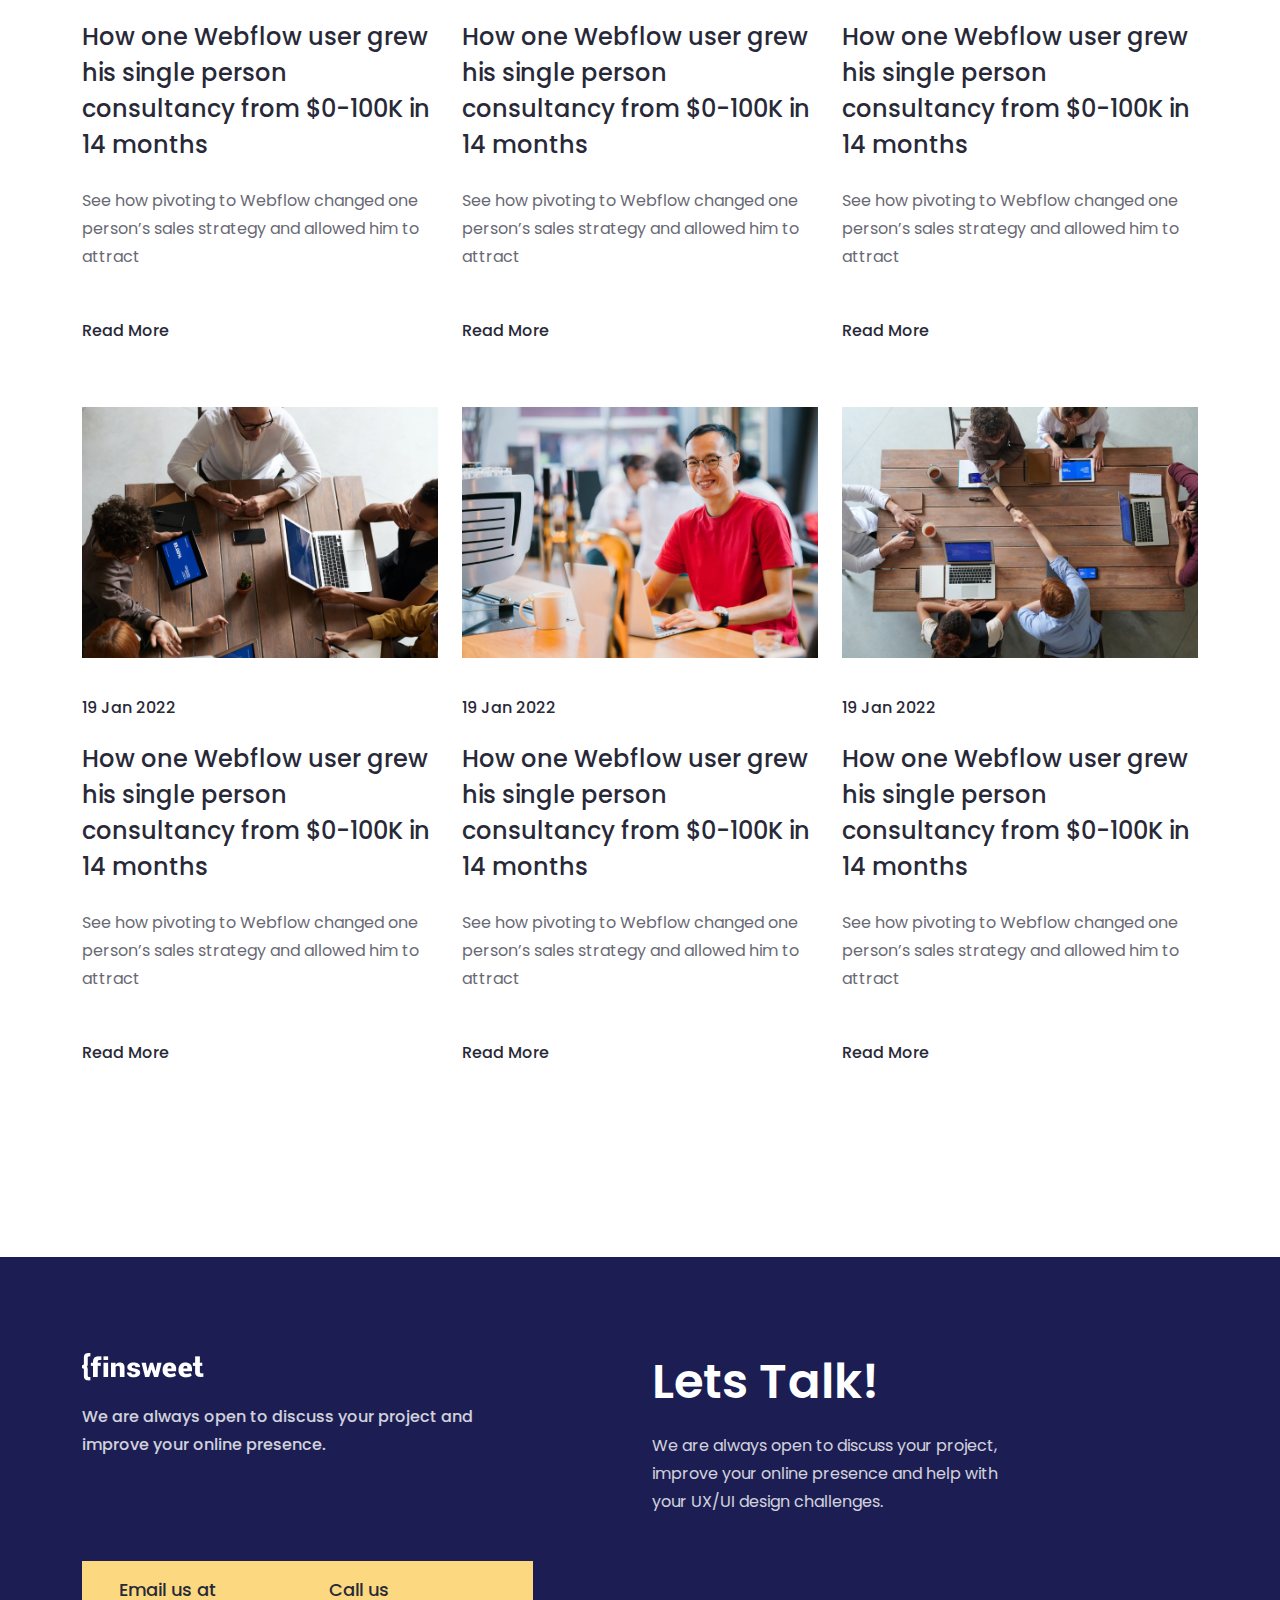
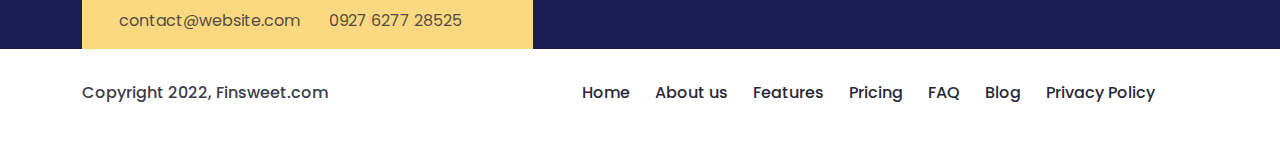
<file: blog.html>
<!DOCTYPE html>
<html lang="en">
<head>
    <meta charset="UTF-8">
    <meta name="viewport" content="width=device-width, initial-scale=1.0">
    <title>Blog - Webflow Agency</title>
    <link rel="stylesheet" href="css/blog.css">
    <link rel="stylesheet" href="css/bootstrap.min.css">
    <link href="https://fonts.googleapis.com/css2?family=Open+Sans:wght@400;500;600;700;800&family=Poppins:wght@100;200;300;400;500;600;700;800&family=Work+Sans:wght@200;300;400;500;600;700;800&display=swap" rel="stylesheet">
    <link rel="stylesheet" href="https://cdnjs.cloudflare.com/ajax/libs/font-awesome/6.5.1/css/all.min.css" integrity="sha512-DTOQO9RWCH3ppGqcWaEA1BIZOC6xxalwEsw9c2QQeAIftl+Vegovlnee1c9QX4TctnWMn13TZye+giMm8e2LwA==" crossorigin="anonymous" referrerpolicy="no-referrer"/>
</head>
<body>
    <!-- nav part start -->
    <nav class="navbar navbar-expand-lg fixed-top menu-bg">
      <div class="container">
        <a class="navbar-brand" href="#">
          <img src="Photos/project-06-10-page/logo.png" alt="logo">
        </a>
        <button class="navbar-toggler" type="button" data-bs-toggle="offcanvas" data-bs-target="#offcanvasNavbar" aria-controls="offcanvasNavbar" aria-label="Toggle navigation">
          <span class="navbar-toggler-icon"></span>
        </button>
        <div class="offcanvas offcanvas-end" tabindex="-1" id="offcanvasNavbar" aria-labelledby="offcanvasNavbarLabel">
          <div class="offcanvas-header">
            <h5 class="offcanvas-title" id="offcanvasNavbarLabel">Menu</h5>
            <button type="button" class="btn-close" data-bs-dismiss="offcanvas" aria-label="Close"></button>
          </div>
          <div class="offcanvas-body">
            <ul class="navbar-nav justify-content-end flex-grow-1 pe-3">
              <li class="nav-item">
                <a class="nav-link" aria-current="page" href="index.html">Home</a>
              </li>
              <li class="nav-item">
                <a class="nav-link" href="about.html">About us</a>
              </li>
              <li class="nav-item">
                  <a class="nav-link" href="feature.html">Features</a>
              </li>
              <li class="nav-item">
                  <a class="nav-link" href="pricing.html">Pricing</a>
              </li>
              <li class="nav-item">
                  <a class="nav-link" href="#">FAQ</a>
              </li>
              <li class="nav-item">
                  <a class="nav-link" href="blog.html">Blog</a>
              </li>
            </ul>
            <div class="menu-button">
              <a href="contact.html">Contact us</a>
            </div>
          </div>
        </div>
      </div>
    </nav>
    <!-- nav part end -->



    <!-- blog banner part start -->
    <section id="blog-banner">
        <div class="container">
            <div class="row justify-content-center">
                <div class="col-lg-8">
                    <div class="ban-blog-head">
                        <h2>A UX Case Study on Creating a Studious Environment for Students</h2>
                        <p>Andrew Jonson Posted on 27th January 2021</p>
                    </div>
                </div>
            </div>
            <div class="row">
                <div class="col-lg-12">
                    <img src="Photos/project-06-10-page/blog-ban.png" class="w-100" alt="blog-ban">
                </div>
            </div>
            <div class="row justify-content-center">
                <div class="col-lg-8">
                    <div class="ban-bottom">
                        <p>Apparently we had reached a great height in the atmosphere, for the sky was a dead black, and the stars had ceased to twinkle. By the same illusion which lifts the horizon of the sea to the level of the spectator on a hillside.</p>
                        <a href="readblog.html">Read more</a>
                    </div>
                </div>
            </div>
        </div>
    </section>
    <!-- blog banner part end -->




    <!-- blog part start -->
    <section id="blog">
        <div class="container">
          <div class="row justify-content-center">
            <div class="col-lg-3">
              <div class="blog-head">
                <h2>Our Blog</h2>
              </div>
            </div>
          </div>
          <div class="row">
            <div class="col-lg-4">
              <div class="blog-item">
                <img src="Photos/project-06-10-page/blog-blog1.png" class="w-100" alt="blog-blog1">
                <h5>19 Jan 2022</h5>
                <h3>How one Webflow user grew his single person consultancy from $0-100K in 14      months</h3>
                <p>See how pivoting to Webflow changed one person’s sales strategy and allowed him to attract</p>
                <a href="#">Read More <i class="fa-solid fa-caret-right"></i></a>
              </div>
            </div>
            <div class="col-lg-4">
              <div class="blog-item">
                <img src="Photos/project-06-10-page/blog-blog2.png" class="w-100" alt="blog-blog2">
                <h5>19 Jan 2022</h5>
                <h3>How one Webflow user grew his single person consultancy from $0-100K in 14      months</h3>
                <p>See how pivoting to Webflow changed one person’s sales strategy and allowed him to attract</p>
                <a href="#">Read More <i class="fa-solid fa-caret-right"></i></a>
              </div>
            </div>
            <div class="col-lg-4">
              <div class="blog-item">
                <img src="Photos/project-06-10-page/blog-blog3.png" class="w-100" alt="blog-blog1">
                <h5>19 Jan 2022</h5>
                <h3>How one Webflow user grew his single person consultancy from $0-100K in 14      months</h3>
                <p>See how pivoting to Webflow changed one person’s sales strategy and allowed him to attract</p>
                <a href="#">Read More <i class="fa-solid fa-caret-right"></i></a>
              </div>
            </div>
          </div>
          <div class="row">
            <div class="col-lg-4">
              <div class="blog-item">
                <img src="Photos/project-06-10-page/blog-blog4.png" class="w-100" alt="blog-blog4">
                <h5>19 Jan 2022</h5>
                <h3>How one Webflow user grew his single person consultancy from $0-100K in 14      months</h3>
                <p>See how pivoting to Webflow changed one person’s sales strategy and allowed him to attract</p>
                <a href="#">Read More <i class="fa-solid fa-caret-right"></i></a>
              </div>
            </div>
            <div class="col-lg-4">
              <div class="blog-item">
                <img src="Photos/project-06-10-page/blog-blog5.png" class="w-100" alt="blog-blog5">
                <h5>19 Jan 2022</h5>
                <h3>How one Webflow user grew his single person consultancy from $0-100K in 14      months</h3>
                <p>See how pivoting to Webflow changed one person’s sales strategy and allowed him to attract</p>
                <a href="#">Read More <i class="fa-solid fa-caret-right"></i></a>
              </div>
            </div>
            <div class="col-lg-4">
              <div class="blog-item">
                <img src="Photos/project-06-10-page/blog-blog6.png" class="w-100" alt="blog-blog1">
                <h5>19 Jan 2022</h5>
                <h3>How one Webflow user grew his single person consultancy from $0-100K in 14      months</h3>
                <p>See how pivoting to Webflow changed one person’s sales strategy and allowed him to attract</p>
                <a href="#">Read More <i class="fa-solid fa-caret-right"></i></a>
              </div>
            </div>
          </div>
        </div>
      </section>
      <!-- blog part end -->




    <!-- footer part start -->
    <footer>
        <div class="container">
          <div class="row">
            <div class="col-lg-5">
              <div class="footer-left">
                <a href="#"><img src="Photos/project-06-10-page/logo.png" alt="logo"></a>
                <p>We are always open to discuss your project and improve your online presence.</p>
                <div class="footer-left-bottom">
                  <div class="footer-left-bottom1">
                    <h3>Email us at</h3>
                    <a href="#">contact@website.com</a>
                  </div>
                  <div class="footer-left-bottom1">
                    <h3>Call us</h3>
                    <a href="#">0927 6277 28525</a>
                  </div>
                </div>
              </div>
            </div>
            <div class="col-lg-4 offset-lg-1">
              <div class="footer-right">
                <h2>Lets Talk!</h2>
                <p>We are always open to discuss your project, improve your online presence and help with your UX/UI design challenges.</p>
                <div class="fr-icon">
                  <a href="#"> <i class="fa-brands fa-facebook"></i></a>
                  <a href="#"><i class="fa-brands fa-twitter"></i></a>
                  <a href="#"><i class="fa-brands fa-instagram"></i></a>
                  <a href="#"><i class="fa-brands fa-linkedin"></i></a>
                </div>
              </div>
            </div>
          </div>
        </div>
      </footer>
  
      <!-- footer menu part start -->
      <section id="footer-menu">
        <div class="container">
          <div class="row">
            <div class="col-lg-3">
              <div class="fm-left">
                <p>Copyright 2022, Finsweet.com</p>
              </div>
            </div>
            <div class="col-lg-7 offset-lg-2">
              <div class="fm-right">
                <ul>
                  <li><a href="index.html">Home</a></li>
                  <li><a href="about.html">About us</a></li>
                  <li><a href="feature.html">Features</a></li>
                  <li><a href="pricing.html">Pricing</a></li>
                  <li><a href="#">FAQ</a></li>
                  <li><a href="blog.html">Blog</a></li>
                  <li><a href="privacy.html">Privacy Policy</a></li>
                </ul>
              </div>
            </div>
          </div>
        </div>
      </section>
      <!-- footer menu part end -->
      <!-- footer part end -->     
    <script src="js/bootstrap.bundle.min.js"></script>
</body>
</html>
</file>
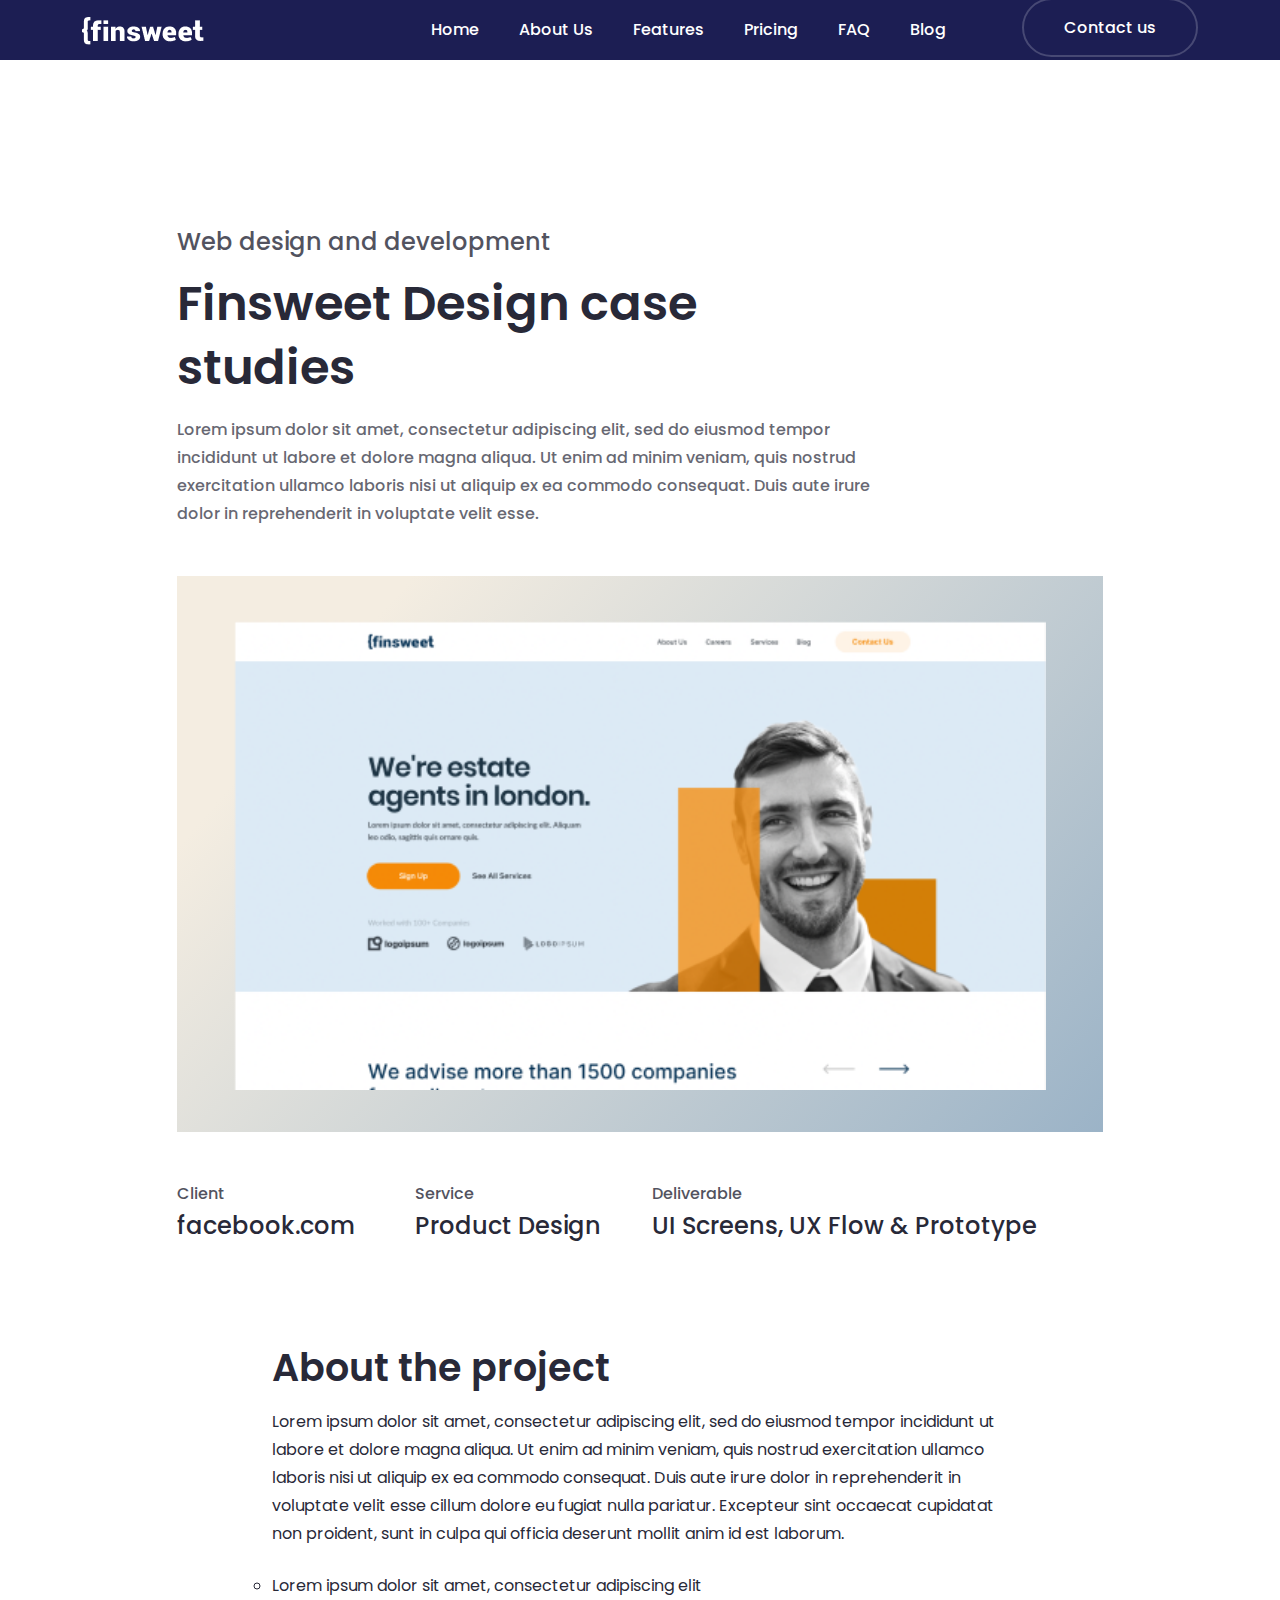
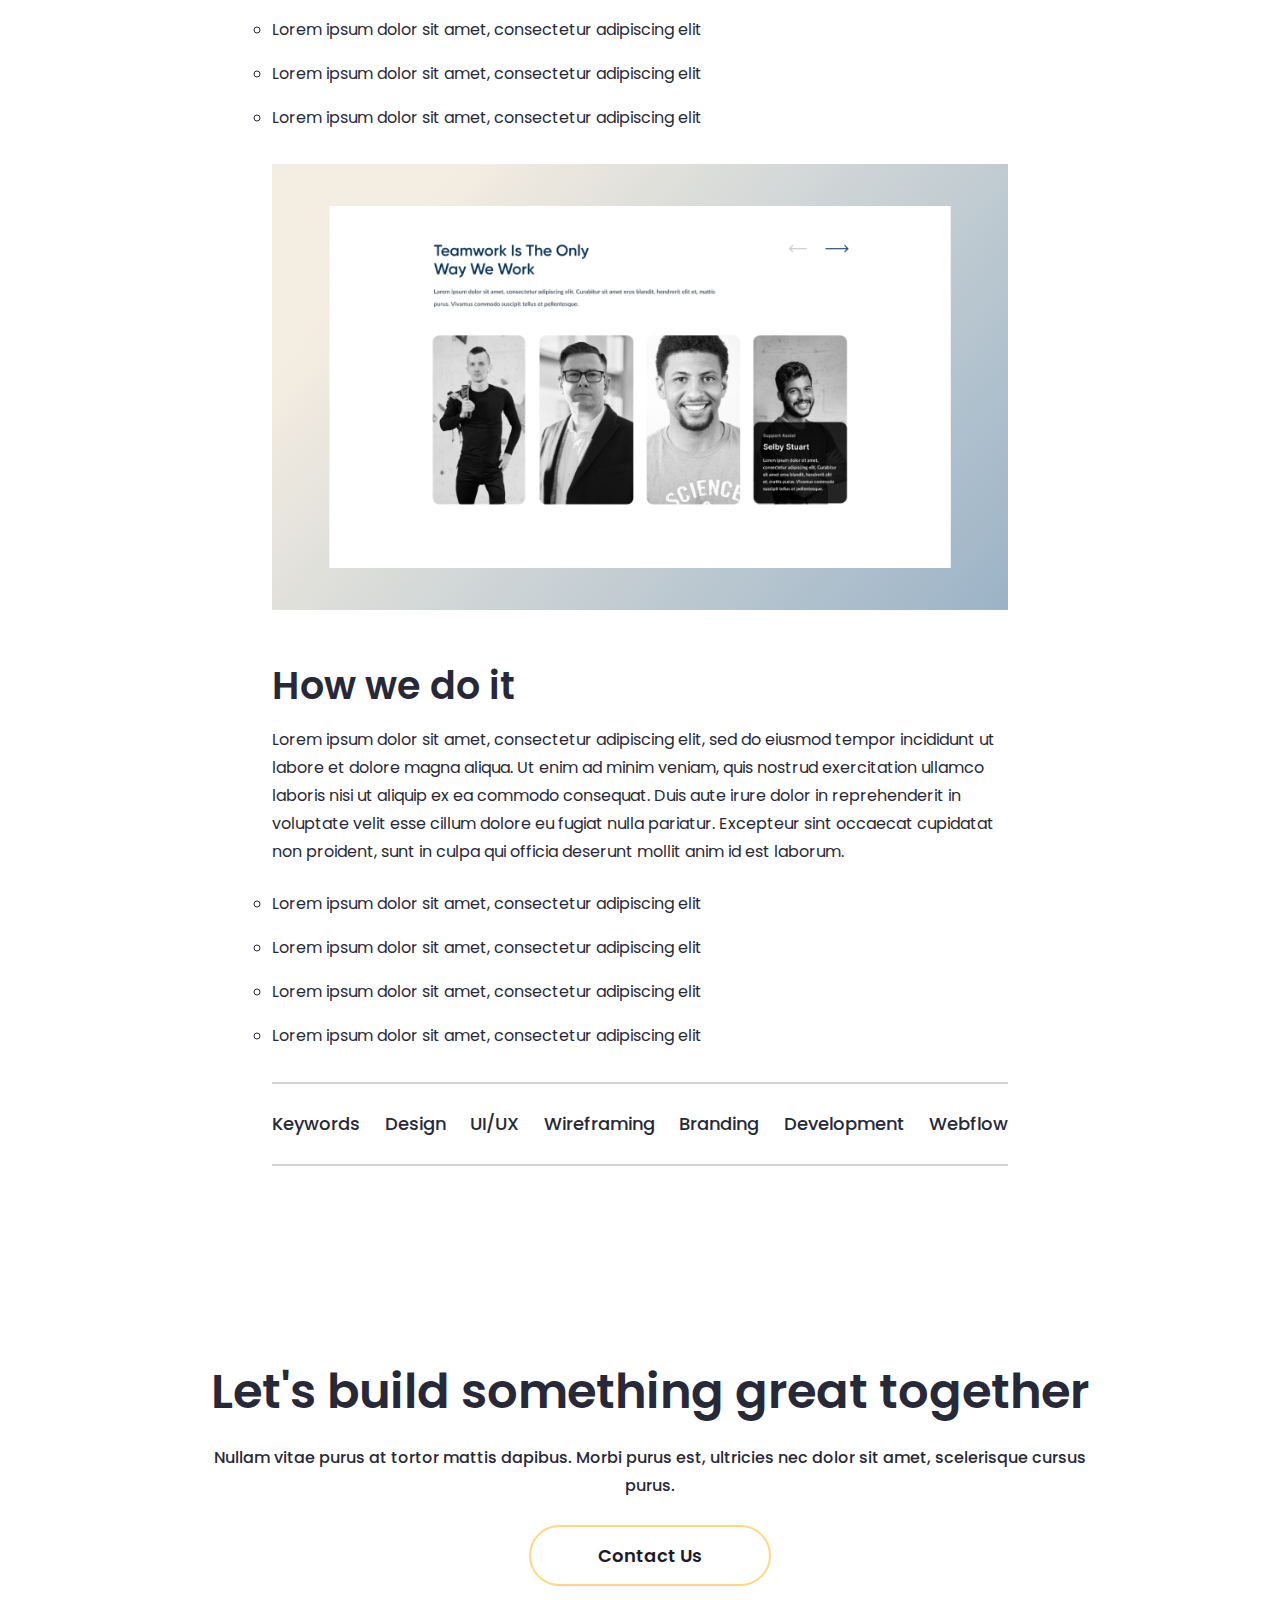
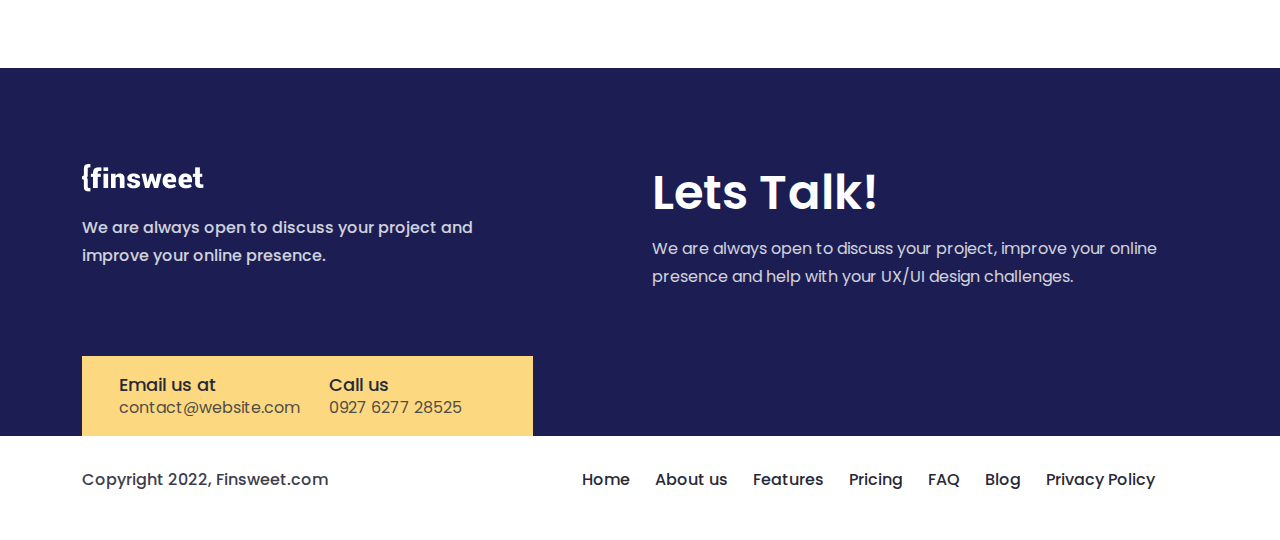
<file: casestudy.html>
<!DOCTYPE html>
<html lang="en">
<head>
    <meta charset="UTF-8">
    <meta name="viewport" content="width=device-width, initial-scale=1.0">
    <title>Case Study - Webflow Agency</title>
    <link rel="stylesheet" href="css/bootstrap.min.css">
    <link rel="stylesheet" href="css/casestudy.css">
    <link href="https://fonts.googleapis.com/css2?family=Open+Sans:wght@400;500;600;700;800&family=Poppins:wght@100;200;300;400;500;600;700;800&family=Work+Sans:wght@200;300;400;500;600;700;800&display=swap" rel="stylesheet">
    <link rel="stylesheet" href="https://cdnjs.cloudflare.com/ajax/libs/font-awesome/6.5.1/css/all.min.css" integrity="sha512-DTOQO9RWCH3ppGqcWaEA1BIZOC6xxalwEsw9c2QQeAIftl+Vegovlnee1c9QX4TctnWMn13TZye+giMm8e2LwA==" crossorigin="anonymous" referrerpolicy="no-referrer"/>
</head>
<body>
 <!-- nav part start -->
 <nav class="navbar navbar-expand-lg fixed-top menu-bg">
  <div class="container">
    <a class="navbar-brand" href="#">
      <img src="Photos/project-06-10-page/logo.png" alt="logo">
    </a>
    <button class="navbar-toggler" type="button" data-bs-toggle="offcanvas" data-bs-target="#offcanvasNavbar" aria-controls="offcanvasNavbar" aria-label="Toggle navigation">
      <span class="navbar-toggler-icon"></span>
    </button>
    <div class="offcanvas offcanvas-end" tabindex="-1" id="offcanvasNavbar" aria-labelledby="offcanvasNavbarLabel">
      <div class="offcanvas-header">
        <h5 class="offcanvas-title" id="offcanvasNavbarLabel">Menu</h5>
        <button type="button" class="btn-close" data-bs-dismiss="offcanvas" aria-label="Close"></button>
      </div>
      <div class="offcanvas-body">
        <ul class="navbar-nav justify-content-end flex-grow-1 pe-3">
          <li class="nav-item">
            <a class="nav-link" aria-current="page" href="index.html">Home</a>
          </li>
          <li class="nav-item">
            <a class="nav-link" href="about.html">About us</a>
          </li>
          <li class="nav-item">
              <a class="nav-link" href="feature.html">Features</a>
          </li>
          <li class="nav-item">
              <a class="nav-link" href="pricing.html">Pricing</a>
          </li>
          <li class="nav-item">
              <a class="nav-link" href="#">FAQ</a>
          </li>
          <li class="nav-item">
              <a class="nav-link" href="blog.html">Blog</a>
          </li>
        </ul>
        <div class="menu-button">
          <a href="contact.html">Contact us</a>
        </div>
      </div>
    </div>
  </div>
</nav>
<!-- nav part end -->




  <!-- case studay start -->
  <section id="fd-case">
    <div class="container">
      <div class="row">
        <div class="col-lg-6 offset-lg-1">
          <div class="case-head">
            <h4>Web design and development</h4>
            <h2>Finsweet Design case studies</h2>
          </div>
        </div>
        <div class="col-lg-8 offset-lg-1"> 
          <div class="case-head-text">
            <p>Lorem ipsum dolor sit amet, consectetur adipiscing elit, sed do eiusmod tempor incididunt ut labore et dolore magna aliqua. Ut enim ad minim veniam, quis nostrud exercitation ullamco laboris nisi ut aliquip ex ea commodo consequat. Duis aute irure dolor in reprehenderit in voluptate velit esse.</p>
          </div>
        </div>
      </div>
      <div class="row justify-content-center">
        <div class="col-lg-10">
          <div class="cs-item">
            <img src="Photos/project-06-10-page/template1.png" class="w-100" alt="template1">
            <div class="row">
              <div class="col-lg-3 col-sm-6 col-6">
                <h5>Client</h5>
                <h3>facebook.com</h3>
              </div>
              <div class="col-lg-3 col-sm-6 col-6">
                <h5>Service</h5>
                <h3>Product Design</h3>
              </div>
              <div class="col-lg-6">
                <div class="csi-delivery">
                  <h5>Deliverable</h5>
                 <h3>UI Screens, UX Flow & Prototype</h3>
                </div>
              </div>
            </div>
          </div>
        </div>
      </div>
    </div>
  </section>
  <!-- case studay end -->




  <!-- about project start -->
  <section id="about-project">
    <div class="container">
      <div class="row justify-content-center">
        <div class="col-lg-8 col-sm-12">
          <div class="about-text">
            <h2>About the project</h2>
            <p>Lorem ipsum dolor sit amet, consectetur adipiscing elit, sed do eiusmod tempor incididunt ut labore et dolore magna aliqua. Ut enim ad minim veniam, quis nostrud exercitation ullamco laboris nisi ut aliquip ex ea commodo consequat. Duis aute irure dolor in reprehenderit in voluptate velit esse cillum dolore eu fugiat nulla pariatur. Excepteur sint occaecat cupidatat non proident, sunt in culpa qui officia deserunt mollit anim id est laborum.</p>
            <ul>
              <li>Lorem ipsum dolor sit amet, consectetur adipiscing elit</li>
              <li>Lorem ipsum dolor sit amet, consectetur adipiscing elit</li>
              <li>Lorem ipsum dolor sit amet, consectetur adipiscing elit</li>
              <li>Lorem ipsum dolor sit amet, consectetur adipiscing elit</li>
            </ul>
            <img src="Photos/project-06-10-page/casestudy.png" class="w-100" alt="casestudy">
            <h2>How we do it</h2>
            <p>Lorem ipsum dolor sit amet, consectetur adipiscing elit, sed do eiusmod tempor incididunt ut labore et dolore magna aliqua. Ut enim ad minim veniam, quis nostrud exercitation ullamco laboris nisi ut aliquip ex ea commodo consequat. Duis aute irure dolor in reprehenderit in voluptate velit esse cillum dolore eu fugiat nulla pariatur. Excepteur sint occaecat cupidatat non proident, sunt in culpa qui officia deserunt mollit anim id est laborum.</p>
            <ul>
              <li>Lorem ipsum dolor sit amet, consectetur adipiscing elit</li>
              <li>Lorem ipsum dolor sit amet, consectetur adipiscing elit</li>
              <li>Lorem ipsum dolor sit amet, consectetur adipiscing elit</li>
              <li>Lorem ipsum dolor sit amet, consectetur adipiscing elit</li>
            </ul>
            <ul class="cs-menu">
              <li><a href="#">Keywords</a></li>
              <li><a href="#">Design </a></li>
              <li><a href="#">UI/UX </a></li>
              <li><a href="#">Wireframing</a></li>
              <li><a href="#">Branding</a></li>
              <li><a href="#">Development</a></li>
              <li><a href="#">Webflow</a></li>
            </ul>
          </div>
        </div>
      </div>
    </div>
  </section>
  <!-- about project end -->




  <!-- contact part start -->
  <section id="contact">
    <div class="container">
        <div class="row">
            <div class="contact-text">
                <h2>Let's build something great together</h2>
                <p>Nullam vitae purus at tortor mattis dapibus. Morbi purus est, ultricies nec dolor sit amet, scelerisque cursus purus.</p>
                <a href="contact.html">Contact Us</a>
            </div>
        </div>
    </div>
  </section>
  <!-- contact part end -->




  <!-- footer part start -->
  <footer>
    <div class="container">
      <div class="row">
        <div class="col-lg-5">
          <div class="footer-left">
            <a href="#"><img src="Photos/project-06-10-page/logo.png" alt="logo"></a>
            <p>We are always open to discuss your project and improve your online presence.</p>
            <div class="footer-left-bottom">
              <div class="footer-left-bottom1">
                <h3>Email us at</h3>
                <a href="#">contact@website.com</a>
              </div>
              <div class="footer-left-bottom1">
                <h3>Call us</h3>
                <a href="#">0927 6277 28525</a>
              </div>
            </div>
          </div>
        </div>
        <div class="col-lg-6 offset-lg-1">
          <div class="footer-right">
            <h2>Lets Talk!</h2>
            <p>We are always open to discuss your project, improve your online presence and help with your UX/UI design challenges.</p>
            <div class="fr-icon">
              <a href="#"> <i class="fa-brands fa-facebook"></i></a>
              <a href="#"><i class="fa-brands fa-twitter"></i></a>
              <a href="#"><i class="fa-brands fa-instagram"></i></a>
              <a href="#"><i class="fa-brands fa-linkedin"></i></a>
            </div>
          </div>
        </div>
      </div>
    </div>
  </footer>

  <!-- footer menu part start -->
  <section id="footer-menu">
    <div class="container">
      <div class="row">
        <div class="col-lg-3">
          <div class="fm-left">
            <p>Copyright 2022, Finsweet.com</p>
          </div>
        </div>
        <div class="col-lg-7 offset-lg-2">
          <div class="fm-right">
            <ul>
              <li><a href="index.html">Home</a></li>
              <li><a href="about.html">About us</a></li>
              <li><a href="feature.html">Features</a></li>
              <li><a href="pricing.html">Pricing</a></li>
              <li><a href="#">FAQ</a></li>
              <li><a href="blog.html">Blog</a></li>
              <li><a href="privacy.html">Privacy Policy</a></li>
            </ul>
          </div>
        </div>
      </div>
    </div>
  </section>
  <!-- footer menu part end -->
  <!-- footer part end -->
  <script src="js/bootstrap.bundle.min.js"></script>
</body>
</html>
</file>
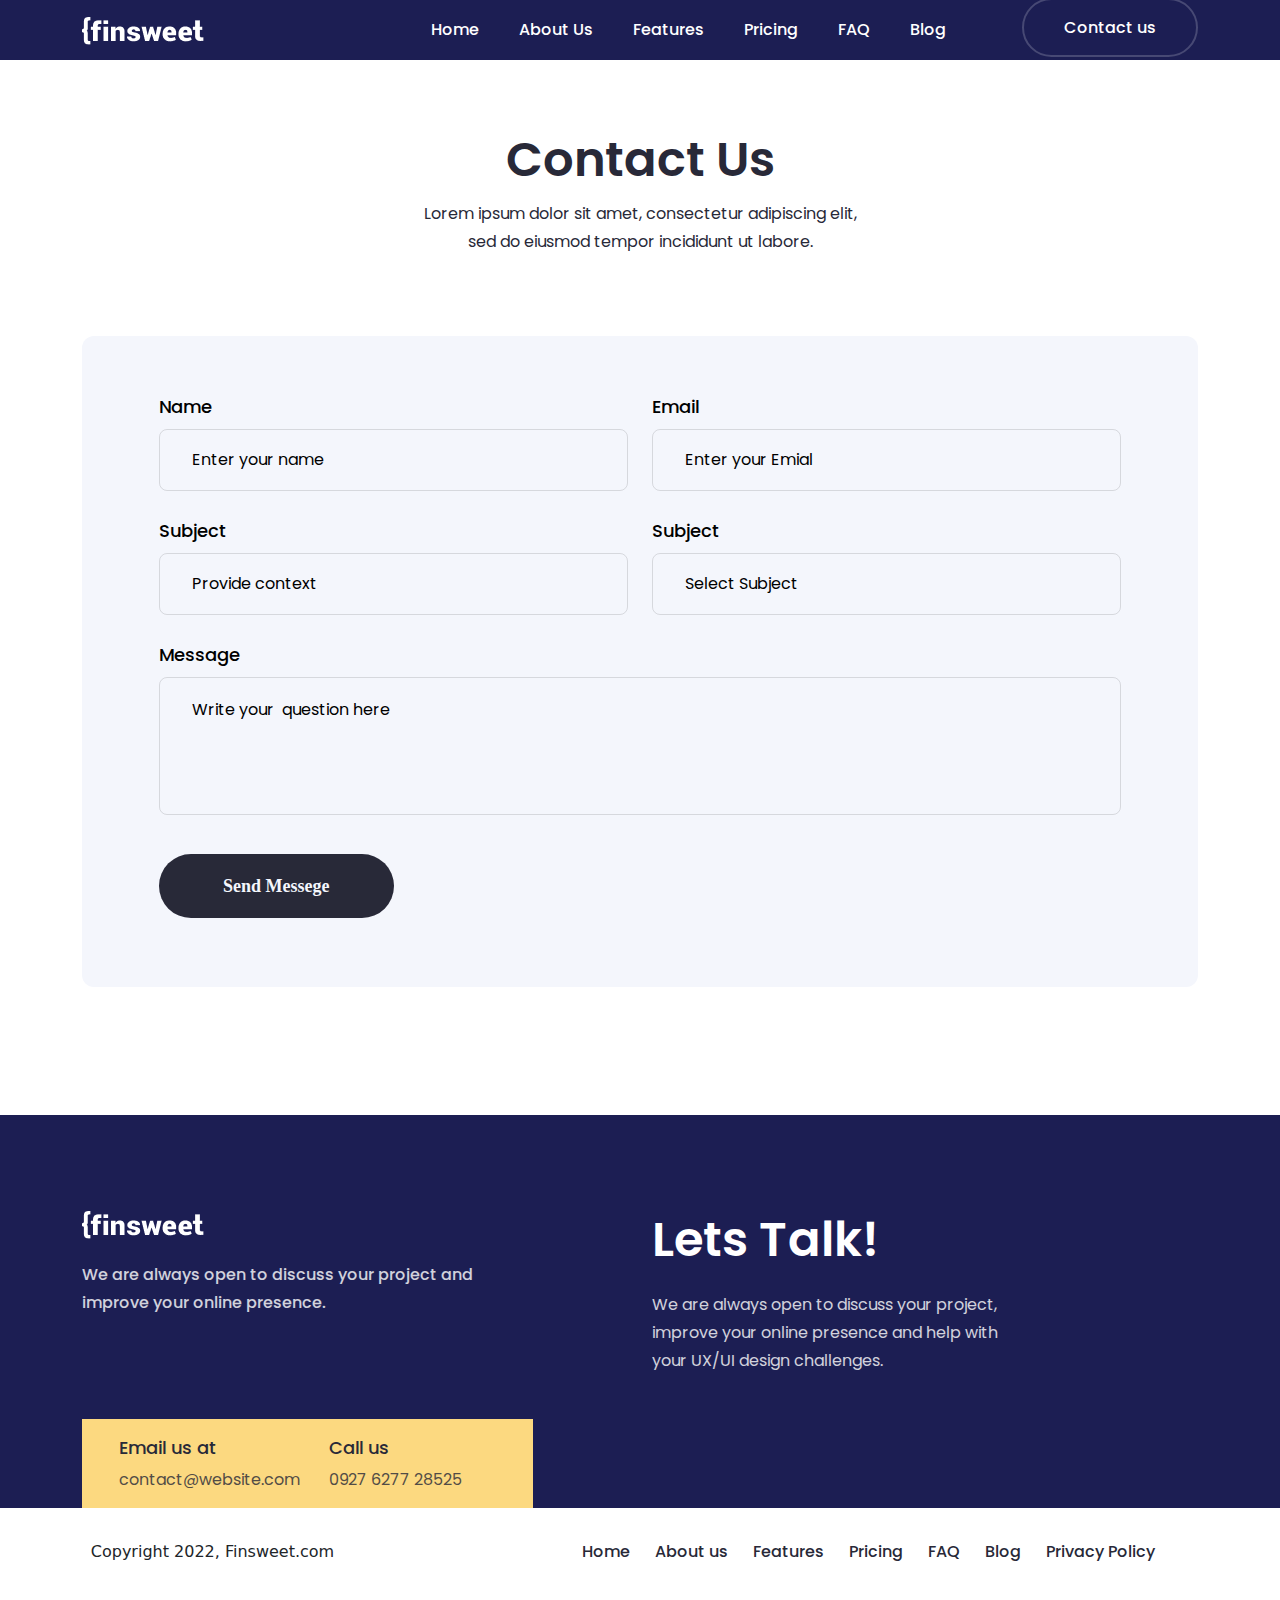
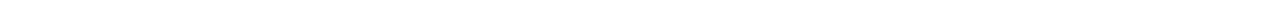
<file: contact.html>
<!DOCTYPE html>
<html lang="en">
<head>
    <meta charset="UTF-8">
    <meta name="viewport" content="width=device-width, initial-scale=1.0">
    <title>Contact - Webflow Agency</title>
    <link rel="stylesheet" href="css/contact.css">
    <link rel="stylesheet" href="css/bootstrap.min.css">
    <link href="https://fonts.googleapis.com/css2?family=Open+Sans:wght@400;500;600;700;800&family=Poppins:wght@100;200;300;400;500;600;700;800&family=Work+Sans:wght@200;300;400;500;600;700;800&display=swap" rel="stylesheet">
    <link rel="stylesheet" href="https://cdnjs.cloudflare.com/ajax/libs/font-awesome/6.5.1/css/all.min.css" integrity="sha512-DTOQO9RWCH3ppGqcWaEA1BIZOC6xxalwEsw9c2QQeAIftl+Vegovlnee1c9QX4TctnWMn13TZye+giMm8e2LwA==" crossorigin="anonymous" referrerpolicy="no-referrer"/>
</head>
<body>
        <!-- nav part start -->
    <nav class="navbar navbar-expand-lg fixed-top menu-bg">
      <div class="container">
        <a class="navbar-brand" href="#">
          <img src="Photos/project-06-10-page/logo.png" alt="logo">
        </a>
        <button class="navbar-toggler" type="button" data-bs-toggle="offcanvas" data-bs-target="#offcanvasNavbar" aria-controls="offcanvasNavbar" aria-label="Toggle navigation">
          <span class="navbar-toggler-icon"></span>
        </button>
        <div class="offcanvas offcanvas-end" tabindex="-1" id="offcanvasNavbar" aria-labelledby="offcanvasNavbarLabel">
          <div class="offcanvas-header">
            <h5 class="offcanvas-title" id="offcanvasNavbarLabel">Menu</h5>
            <button type="button" class="btn-close" data-bs-dismiss="offcanvas" aria-label="Close"></button>
          </div>
          <div class="offcanvas-body">
            <ul class="navbar-nav justify-content-end flex-grow-1 pe-3">
              <li class="nav-item">
                <a class="nav-link" aria-current="page" href="index.html">Home</a>
              </li>
              <li class="nav-item">
                <a class="nav-link" href="about.html">About us</a>
              </li>
              <li class="nav-item">
                  <a class="nav-link" href="feature.html">Features</a>
              </li>
              <li class="nav-item">
                  <a class="nav-link" href="pricing.html">Pricing</a>
              </li>
              <li class="nav-item">
                  <a class="nav-link" href="#">FAQ</a>
              </li>
              <li class="nav-item">
                  <a class="nav-link" href="blog.html">Blog</a>
              </li>
            </ul>
            <div class="menu-button">
              <a href="contact.html">Contact us</a>
            </div>
          </div>
        </div>
      </div>
    </nav>
    <!-- nav part end -->




        <!-- contact form part start -->
        <section id="contact">
            <div class="container">
                <div class="row justify-content-center">
                    <div class="col-lg-5">
                        <div class="contact-head">
                            <h2>Contact Us</h2>
                            <p>Lorem ipsum dolor sit amet, consectetur adipiscing elit, sed do eiusmod tempor incididunt ut labore.</p>
                        </div>
                    </div>
                </div>
                <div class="row justify-content-center">
                    <div class="col-lg-12">
                        <form class="contact-form" action="">
                            <div class="row">
                                <div class="col-lg-6">
                                    <label for="">Name</label><br>
                                    <input type="text" placeholder="Enter your name"><br>
                                    <label for="">Subject</label><br>
                                    <input type="text" placeholder="Provide context"><br>
                                </div>
                                <div class="col-lg-6">
                                    <label for="">Email</label><br>
                                    <input type="email" placeholder="Enter your Emial"><br>
                                    <label for="">Subject</label><br>
                                    <input type="text" placeholder="Select Subject"><br>
                                </div>
                                <div class="col-lg-12">
                                    <div class="text-area">
                                        <label for="">Message</label><br>
                                        <textarea placeholder="Write your  question here" name="" id="" cols="" rows=""></textarea>
                                    </div>
                                </div>
                                <div class="col-lg-3">
                                    <button type="submit">Send&nbsp;Messege</button>
                                </div>
                            </div>
                        </form>
                    </div>
                </div>
            </div>
        </section>
    <!-- contact form part end -->




    <!-- footer part start -->
    <footer>
        <div class="container">
          <div class="row">
            <div class="col-lg-5">
              <div class="footer-left">
                <a href="#"><img src="Photos/project-06-10-page/logo.png" alt="logo"></a>
                <p>We are always open to discuss your project and improve your online presence.</p>
                <div class="footer-left-bottom">
                  <div class="footer-left-bottom1">
                    <h3>Email us at</h3>
                    <a href="#">contact@website.com</a>
                  </div>
                  <div class="footer-left-bottom1">
                    <h3>Call us</h3>
                    <a href="#">0927 6277 28525</a>
                  </div>
                </div>
              </div>
            </div>
            <div class="col-lg-4 offset-lg-1">
              <div class="footer-right">
                <h2>Lets Talk!</h2>
                <p>We are always open to discuss your project, improve your online presence and help with your UX/UI design challenges.</p>
                <div class="fr-icon">
                  <a href="#"> <i class="fa-brands fa-facebook"></i></a>
                  <a href="#"><i class="fa-brands fa-twitter"></i></a>
                  <a href="#"><i class="fa-brands fa-instagram"></i></a>
                  <a href="#"><i class="fa-brands fa-linkedin"></i></a>
                </div>
              </div>
            </div>
          </div>
        </div>
      </footer>
  
      <!-- footer menu part start -->
      <section id="footer-menu">
        <div class="container">
          <div class="row">
            <div class="col-lg-3">
              <div class="fm-left">
                <p>Copyright 2022, Finsweet.com</p>
              </div>
            </div>
            <div class="col-lg-7 offset-lg-2">
              <div class="fm-right">
                <ul>
                  <li><a href="index.html">Home</a></li>
                  <li><a href="about.html">About us</a></li>
                  <li><a href="feature.html">Features</a></li>
                  <li><a href="pricing.html">Pricing</a></li>
                  <li><a href="#">FAQ</a></li>
                  <li><a href="blog.html">Blog</a></li>
                  <li><a href="privacy.html">Privacy Policy</a></li>
                </ul>
              </div>
            </div>
          </div>
        </div>
      </section>
      <!-- footer menu part end -->
      <!-- footer part end -->
    <script src="js/bootstrap.bundle.min.js"></script>
</body>
</html>
</file>
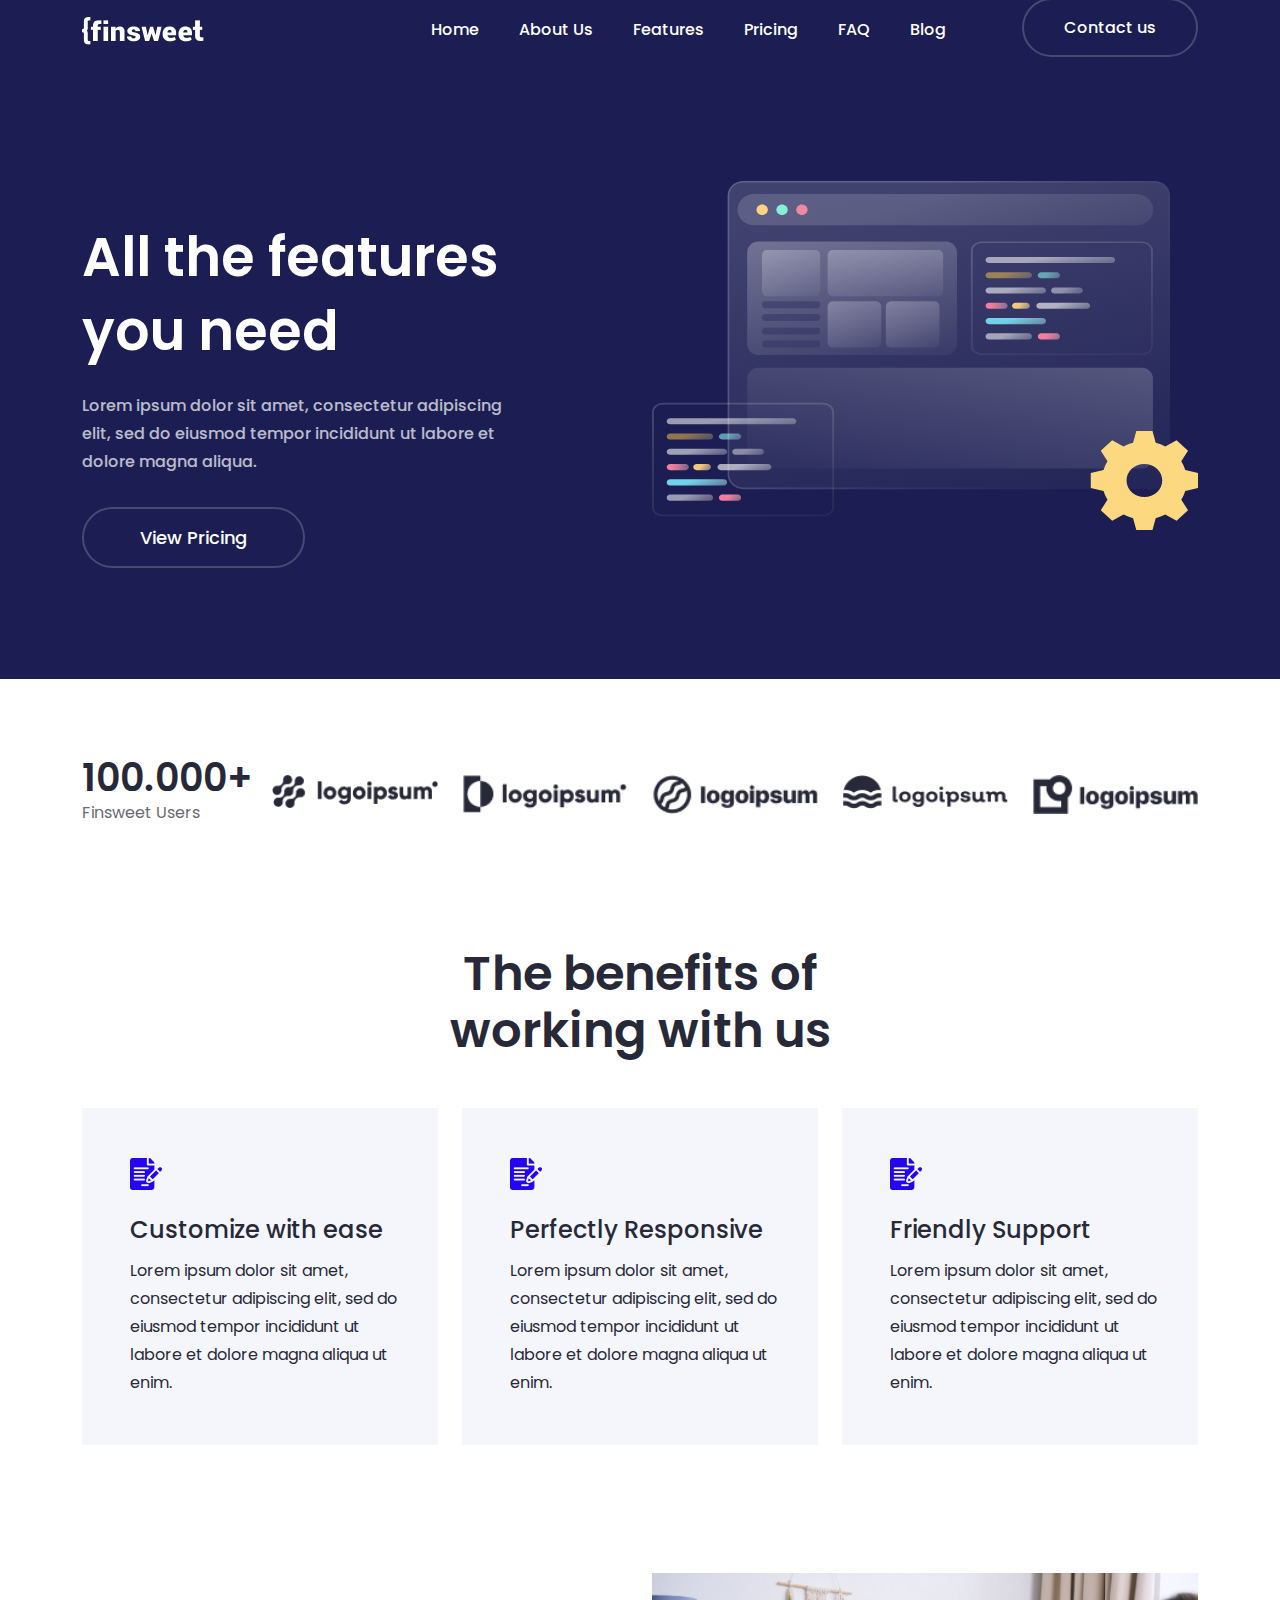
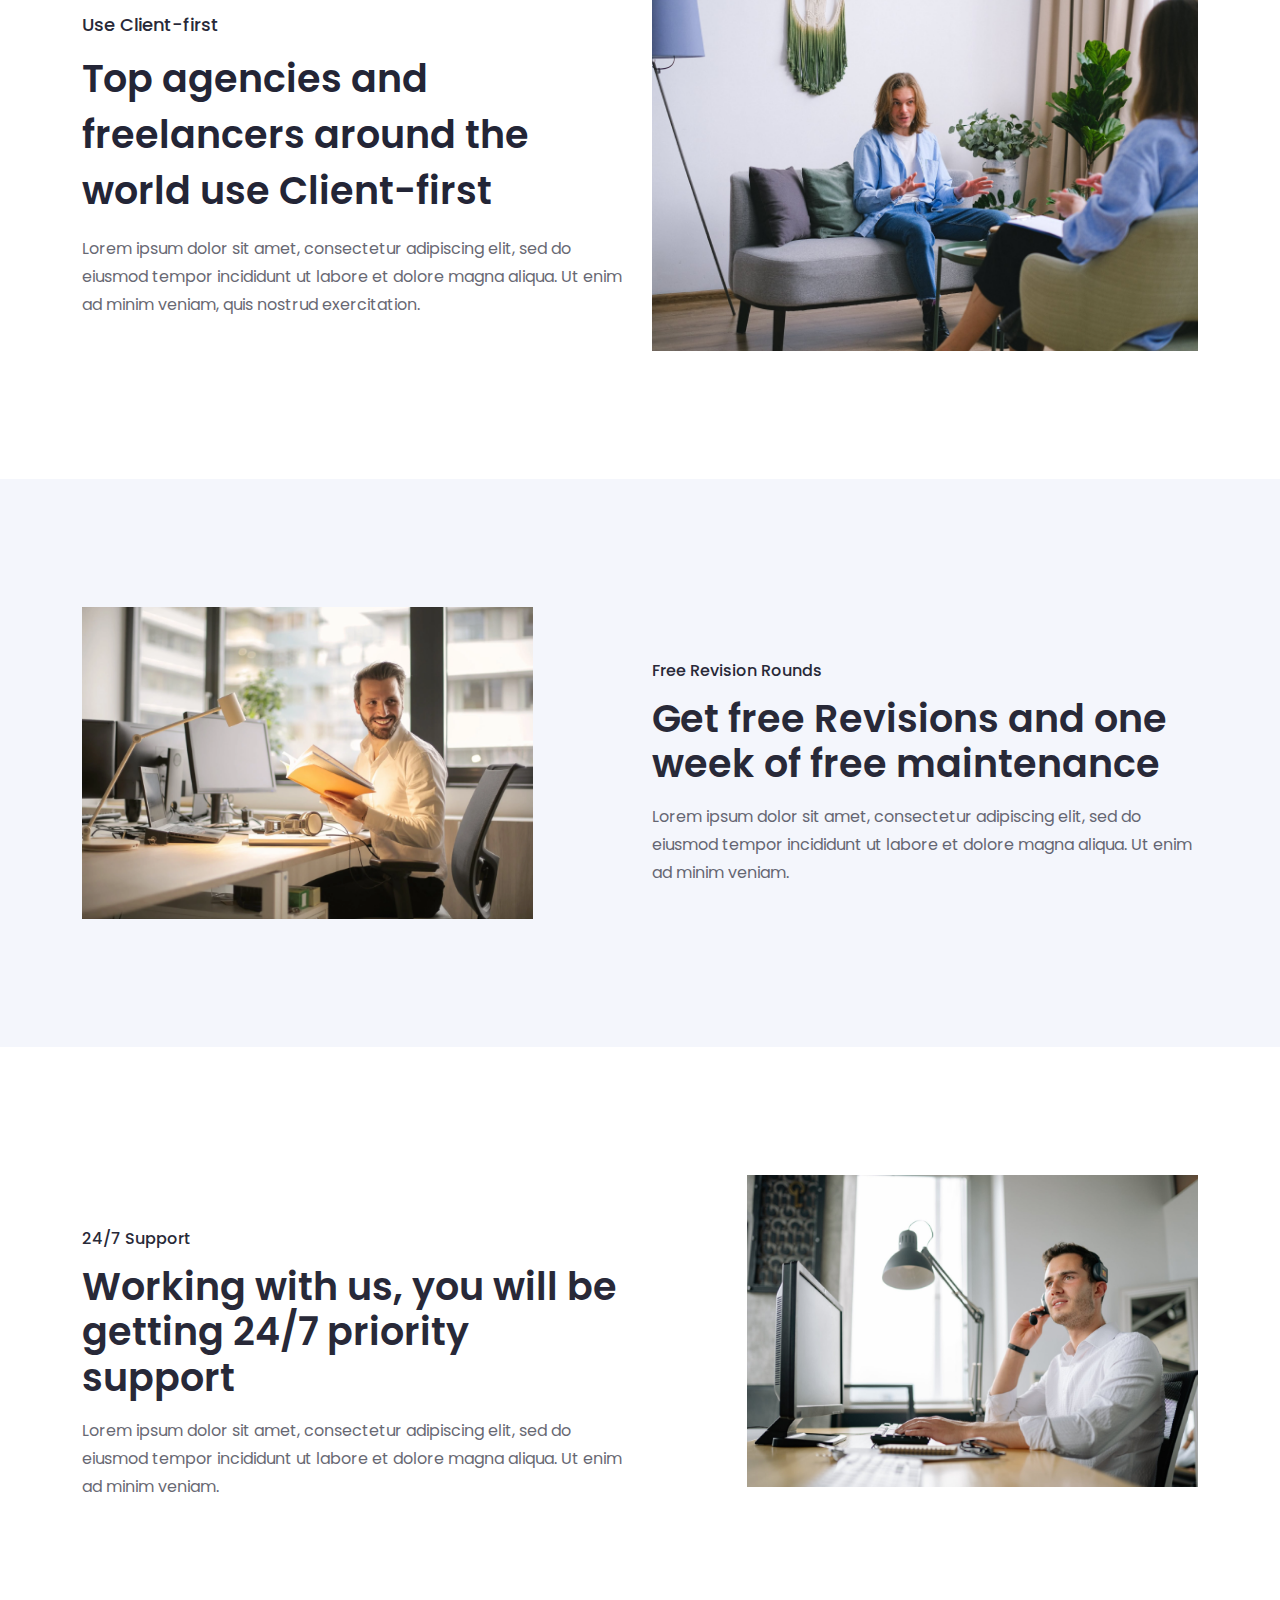
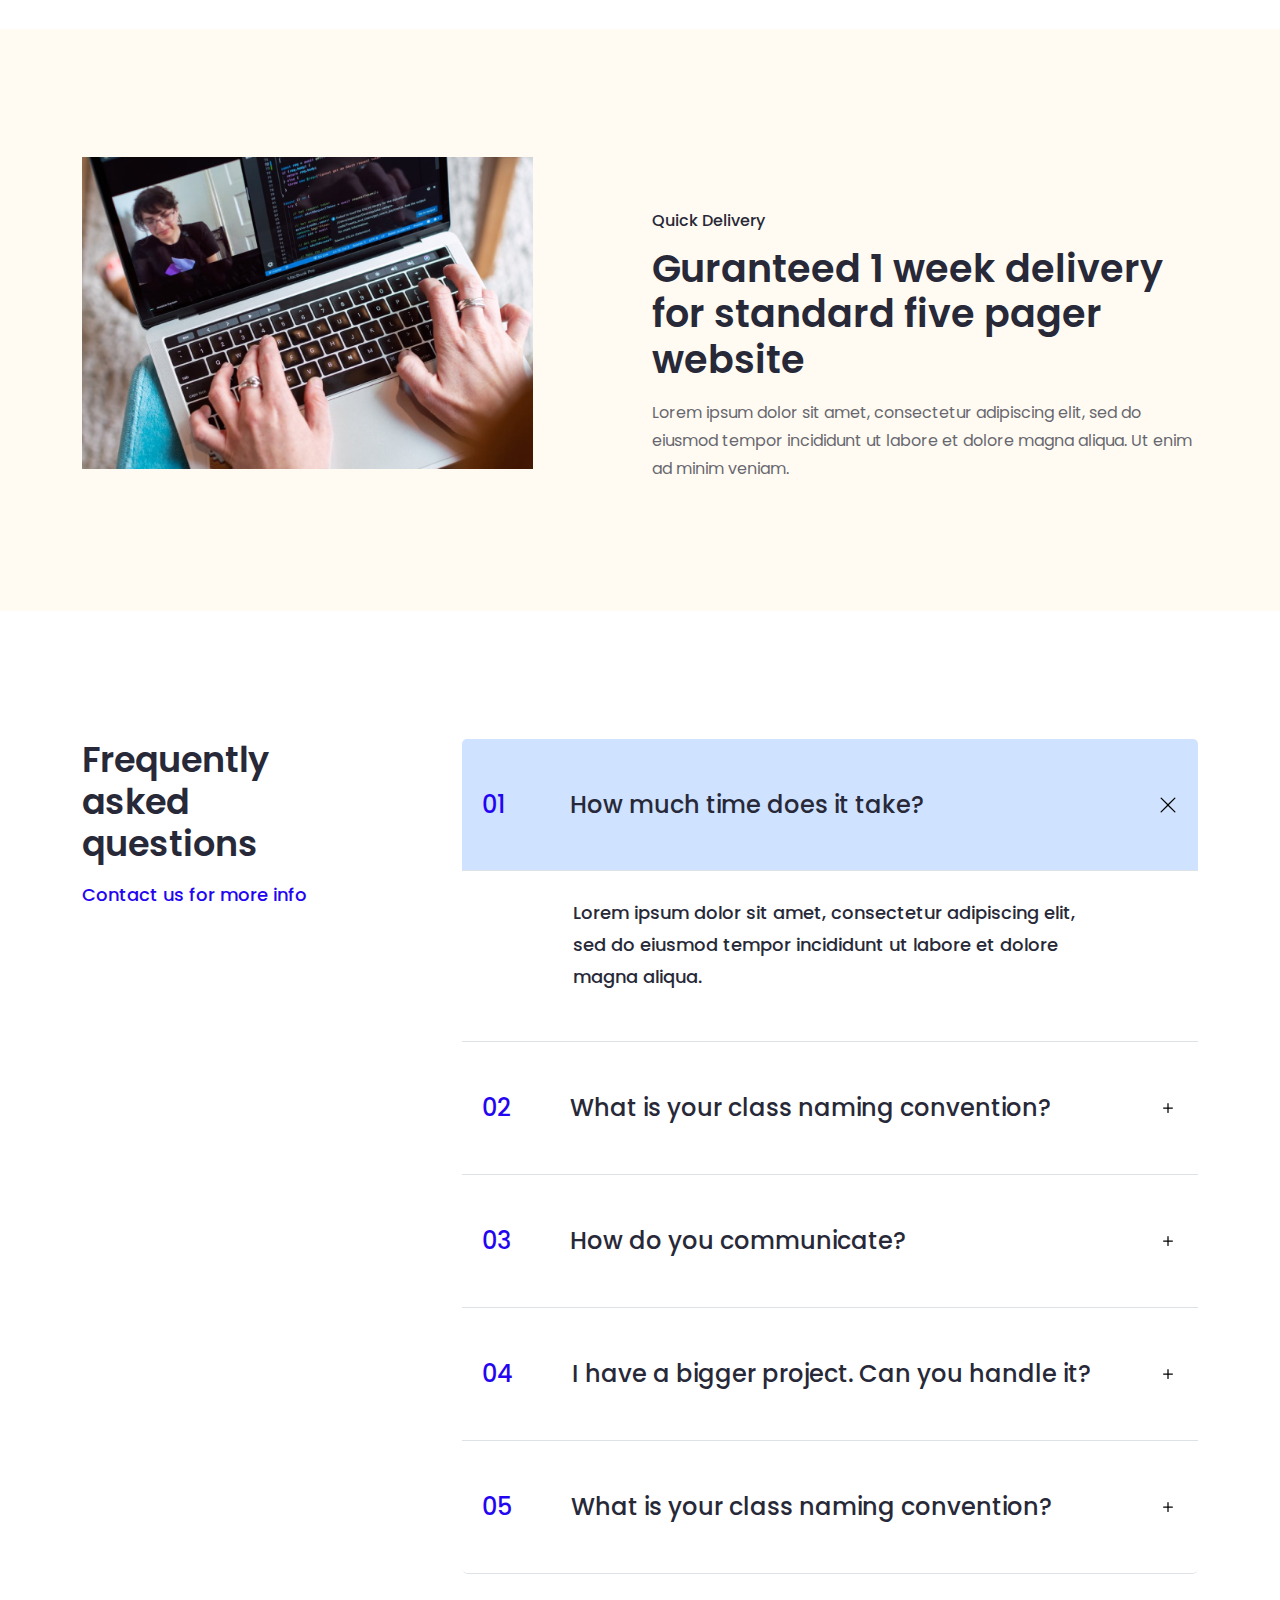
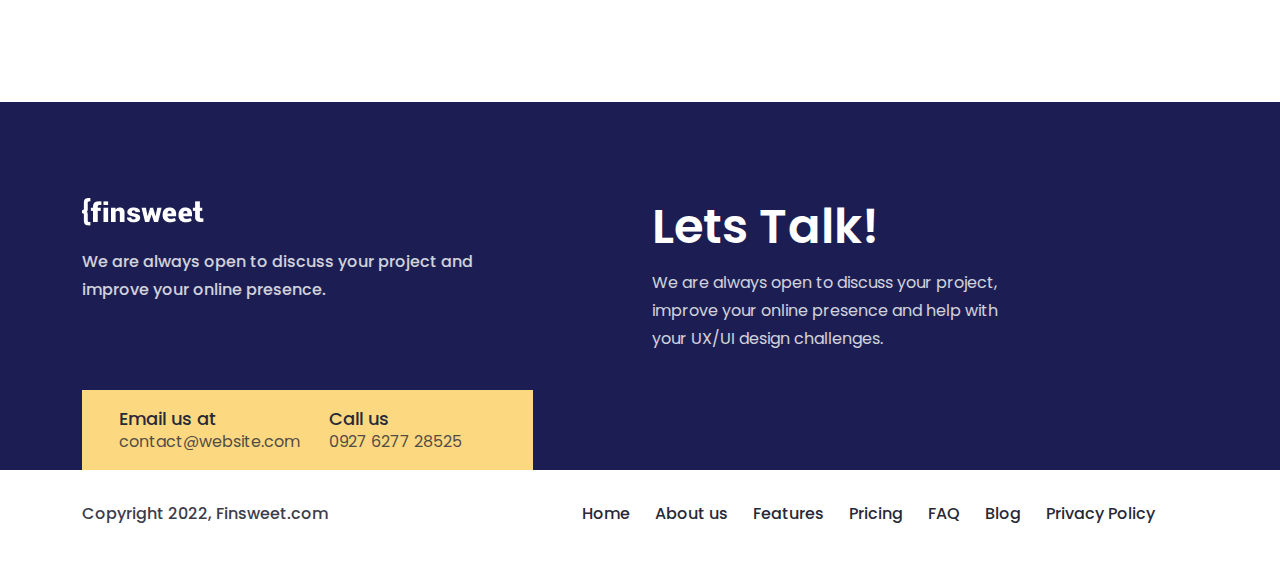
<file: feature.html>
<!DOCTYPE html>
<html lang="en">
<head>
    <meta charset="UTF-8">
    <meta name="viewport" content="width=device-width, initial-scale=1.0">
    <title>Features - Webflow Agency</title>
    <link rel="stylesheet" href="css/bootstrap.min.css">
    <link rel="stylesheet" href="css/feature.css">
    <link href="https://fonts.googleapis.com/css2?family=Open+Sans:wght@400;500;600;700;800&family=Poppins:wght@100;200;300;400;500;600;700;800&family=Work+Sans:wght@200;300;400;500;600;700;800&display=swap" rel="stylesheet">
    <link rel="stylesheet" href="https://cdnjs.cloudflare.com/ajax/libs/font-awesome/6.5.1/css/all.min.css" integrity="sha512-DTOQO9RWCH3ppGqcWaEA1BIZOC6xxalwEsw9c2QQeAIftl+Vegovlnee1c9QX4TctnWMn13TZye+giMm8e2LwA==" crossorigin="anonymous" referrerpolicy="no-referrer"/>
</head>
<body>
        <!-- nav part start -->
    <nav class="navbar navbar-expand-lg fixed-top menu-bg">
      <div class="container">
        <a class="navbar-brand" href="#">
          <img src="Photos/project-06-10-page/logo.png" alt="logo">
        </a>
        <button class="navbar-toggler" type="button" data-bs-toggle="offcanvas" data-bs-target="#offcanvasNavbar" aria-controls="offcanvasNavbar" aria-label="Toggle navigation">
          <span class="navbar-toggler-icon"></span>
        </button>
        <div class="offcanvas offcanvas-end" tabindex="-1" id="offcanvasNavbar" aria-labelledby="offcanvasNavbarLabel">
          <div class="offcanvas-header">
            <h5 class="offcanvas-title" id="offcanvasNavbarLabel">Menu</h5>
            <button type="button" class="btn-close" data-bs-dismiss="offcanvas" aria-label="Close"></button>
          </div>
          <div class="offcanvas-body">
            <ul class="navbar-nav justify-content-end flex-grow-1 pe-3">
              <li class="nav-item">
                <a class="nav-link" aria-current="page" href="index.html">Home</a>
              </li>
              <li class="nav-item">
                <a class="nav-link" href="about.html">About us</a>
              </li>
              <li class="nav-item">
                  <a class="nav-link" href="feature.html">Features</a>
              </li>
              <li class="nav-item">
                  <a class="nav-link" href="pricing.html">Pricing</a>
              </li>
              <li class="nav-item">
                  <a class="nav-link" href="#">FAQ</a>
              </li>
              <li class="nav-item">
                  <a class="nav-link" href="blog.html">Blog</a>
              </li>
            </ul>
            <div class="menu-button">
              <a href="contact.html">Contact us</a>
            </div>
          </div>
        </div>
      </div>
    </nav>
    <!-- nav part end -->




    <!-- banner part start -->
    <section id="banner">
        <div class="container">
            <div class="row">
                <div class="col-lg-5 order-sm-2 order-lg-1 order-2">
                    <div class="ban-text">
                        <h2>All the features you need</h2>
                        <p>Lorem ipsum dolor sit amet, consectetur adipiscing elit, sed do eiusmod tempor incididunt ut labore et dolore magna aliqua.</p>
                        <a href="pricing.html">View Pricing</a>
                    </div>
                </div>
                <div class="col-lg-6 offset-lg-1 order-sm-1 order-lg-2 order-1">
                    <div class="ban-img">
                      <img src="Photos/project-06-10-page/Feature Hero Illustration.svg" alt="banner-image">
                    </div>
                </div>
            </div>
        </div>
    </section>
    <!-- banner part end -->




    <!-- benefit part start -->
    <section id="benefit">
    <div class="container">
      <div class="row">
         <div class="col-lg-2 col-sm-4 mb-4 col-4">
          <div class="benefits-logo">
            <h2>100.000+</h2>
            <p>Finsweet Users</p>
          </div>
        </div>
        <div class="col-lg-2 col-sm-4 mb-4 col-6">
          <img src="Photos/project-06-10-page/benefit-logo-1.png" class="w-100" alt="benefit-logo-1">
        </div>
        <div class="col-lg-2 col-sm-4 mb-4 col-6">
          <img src="Photos/project-06-10-page/benefit-logo-2.png" class="w-100" alt="benefit-logo-2">
        </div>
        <div class="col-lg-2 col-sm-4 mb-4 col-6">
          <img src="Photos/project-06-10-page/benefit-logo-3.png" class="w-100" alt="benefit-logo-3">
        </div>
        <div class="col-lg-2 col-sm-4 mb-4 col-6">
          <img src="Photos/project-06-10-page/benefit-logo-4.png" class="w-100" alt="benefit-logo-4">
        </div>
        <div class="col-lg-2 col-sm-4 mb-4 col-6">
          <img src="Photos/project-06-10-page/benefit-logo-5.png" class="w-100" alt="benefit-logo-5">
        </div>
        </div>
       
        <div class="row justify-content-center">
          <div class="col-lg-6">
            <div class="benefits-head">
                <h2>The benefits of working with us</h2>
            </div>
          </div>    
        </div>
        <div class="row">
          <div class="col-lg-4">
            <div class="benefits-item">
              <img src="Photos/project-06-10-page/benefits-item.png" alt="benefits-item">
              <h2>Customize with ease</h2>
              <p>Lorem ipsum dolor sit amet, consectetur adipiscing elit, sed do eiusmod tempor incididunt ut labore et dolore magna aliqua ut enim.</p>
            </div>
          </div>
          <div class="col-lg-4">
            <div class="benefits-item">
              <img src="Photos/project-06-10-page/benefits-item.png" alt="benefits-item">
              <h2>Perfectly Responsive</h2>
              <p>Lorem ipsum dolor sit amet, consectetur adipiscing elit, sed do eiusmod tempor incididunt ut labore et dolore magna aliqua ut enim.</p>
            </div>
          </div>
          <div class="col-lg-4">
            <div class="benefits-item">
              <img src="Photos/project-06-10-page/benefits-item.png" alt="benefits-item">
              <h2>Friendly Support</h2>
              <p>Lorem ipsum dolor sit amet, consectetur adipiscing elit, sed do eiusmod tempor incididunt ut labore et dolore magna aliqua ut enim.</p>
            </div>
          </div>
        </div>
       
        <div class="row">
          <div class="col-lg-6">
            <div class="about-text">
              <h4>Use Client-first</h4>
              <h2>Top agencies and freelancers around the world use Client-first </h2>
              <p>Lorem ipsum dolor sit amet, consectetur adipiscing elit, sed do eiusmod tempor incididunt ut labore et dolore magna aliqua. Ut enim ad minim veniam, quis nostrud exercitation.</p>
            </div>
          </div>
          <div class="col-lg-6">
            <div class="about-img">
              <img src="Photos/project-06-10-page/feature-benefit.png" class="w-100" alt="feature-benefit">
            </div>
          </div>
        </div>     
    </div>
    </section>
    <!-- benefit part end -->




    <!-- revision part start -->
    <section id="revision">
        <div class="container">
            <div class="row">
                <div class="col-lg-5 order-2 order-sm-2 order-lg-1">
                    <img src="Photos/project-06-10-page/revision.png" class="w-100" alt="revision">
                </div>
                <div class="col-lg-6  offset-lg-1 order-1 order-sm-1 order-lg-2">
                    <div class="mission-content">
                        <h4>Free Revision Rounds</h4>
                        <h2>Get free Revisions and one week of free maintenance</h2>
                        <p>Lorem ipsum dolor sit amet, consectetur adipiscing elit, sed do eiusmod tempor incididunt ut labore et dolore magna aliqua. Ut enim ad minim veniam.</p>
                    </div>
                </div>
            </div>
        </div>
    </section>
    <!-- revision part end -->




    <!-- support part start -->
    <section id="support">
        <div class="container">
            <div class="row">
                <div class="col-lg-6">
                    <div class="mission-content">
                        <h4>24/7 Support</h4>
                        <h2>Working with us, you will be getting 24/7 priority support</h2>
                        <p>Lorem ipsum dolor sit amet, consectetur adipiscing elit, sed do eiusmod tempor incididunt ut labore et dolore magna aliqua. Ut enim ad minim veniam.</p>
                    </div>
                </div>
                <div class="col-lg-5 offset-lg-1">
                    <img src="Photos/project-06-10-page/support.png" class="w-100" alt="support">
                </div>
            </div>
        </div>
    </section>
    <!-- support part end -->




    <!-- delivery part start -->
    <section id="delivery">
        <div class="container">
            <div class="row">
                <div class="col-lg-5 order-lg-1 order-sm-2 order-2">
                    <img src="Photos/project-06-10-page/delivery.png" class="w-100" alt="delivery">
                </div>
                <div class="col-lg-6  offset-lg-1 order-lg-2 order-sm-1 order-1">
                    <div class="mission-content">
                        <h4>Quick Delivery</h4>
                        <h2>Guranteed 1 week delivery for standard five pager website</h2>
                        <p>Lorem ipsum dolor sit amet, consectetur adipiscing elit, sed do eiusmod tempor incididunt ut labore et dolore magna aliqua. Ut enim ad minim veniam.</p>
                    </div>
                </div>
            </div>
        </div>
    </section>
    <!-- delivery part end -->




    <!-- faq part start -->
    <section id="question">
        <div class="container">
          <div class="row">
            <div class="col-lg-3">
              <div class="ques-left">
                <h2>Frequently asked questions</h2>
                <a href="#">Contact us for more info</a>
              </div>
            </div>
            <div class="col-lg-8 offset-lg-1">
              <div class="accordion" id="accordionExample">
                <div class="accordion-item">
                  <h2 class="accordion-header">
                    <button class="accordion-button" type="button" data-bs-toggle="collapse" data-bs-target="#collapseOne" aria-expanded="true" aria-controls="collapseOne">
                      <p class="ac-item-head"><span class="aih-1">01</span> How much time does it take?</p>
                    </button>
                  </h2>
                  <div id="collapseOne" class="accordion-collapse collapse show" data-bs-parent="#accordionExample">
                    <div class="accordion-body">
                      <strong>Lorem ipsum dolor sit amet, consectetur adipiscing elit, sed do eiusmod tempor incididunt ut labore et dolore magna aliqua.</strong>
                    </div>
                  </div>
                </div>
                <div class="accordion-item">
                  <h2 class="accordion-header">
                    <button class="accordion-button collapsed" type="button" data-bs-toggle="collapse" data-bs-target="#collapseTwo" aria-expanded="false" aria-controls="collapseTwo">
                      <p class="ac-item-head"><span class="aih-1">02</span>What is your class naming convention?</p>
                    </button>
                  </h2>
                  <div id="collapseTwo" class="accordion-collapse collapse" data-bs-parent="#accordionExample">
                    <div class="accordion-body">
                      <strong>Lorem ipsum dolor sit amet, consectetur adipiscing elit, sed do eiusmod tempor incididunt ut labore et dolore magna aliqua.</strong>
                    </div>
                  </div>
                </div>
                <div class="accordion-item">
                  <h2 class="accordion-header">
                    <button class="accordion-button collapsed" type="button" data-bs-toggle="collapse" data-bs-target="#collapseThree" aria-expanded="false" aria-controls="collapseThree">
                      <p class="ac-item-head"><span class="aih-1">03</span>How do you communicate?</p>
                    </button>
                  </h2>
                  <div id="collapseThree" class="accordion-collapse collapse" data-bs-parent="#accordionExample">
                    <div class="accordion-body">
                      <strong>Lorem ipsum dolor sit amet, consectetur adipiscing elit, sed do eiusmod tempor incididunt ut labore et dolore magna aliqua.</strong>
                    </div>
                  </div>
                </div>
                <div class="accordion-item">
                  <h2 class="accordion-header">
                    <button class="accordion-button collapsed" type="button" data-bs-toggle="collapse" data-bs-target="#flush-collapseFour" aria-expanded="false" aria-controls="flush-collapseFour">
                      <p class="ac-item-head"><span class="aih-1">04</span>I have a bigger project. Can you handle it?</p>
                    </button>
                  </h2>
                  <div id="flush-collapseFour" class="accordion-collapse collapse" data-bs-parent="#accordionFlushExample">
                    <div class="accordion-body">
                      <strong>Lorem ipsum dolor sit amet, consectetur adipiscing elit, sed do eiusmod tempor incididunt ut labore et dolore magna aliqua.</strong></div>
                  </div>
                </div>
                <div class="accordion-item">
                  <h2 class="accordion-header">
                    <button class="accordion-button collapsed" type="button" data-bs-toggle="collapse" data-bs-target="#flush-collapseFive" aria-expanded="false" aria-controls="flush-collapseFive">
                      <p class="ac-item-head"><span class="aih-1">05</span>What is your class naming convention?</p>
                    </button>
                  </h2>
                  <div id="flush-collapseFive" class="accordion-collapse collapse" data-bs-parent="#accordionFlushExample">
                    <div class="accordion-body">
                      <strong>Lorem ipsum dolor sit amet, consectetur adipiscing elit, sed do eiusmod tempor incididunt ut labore et dolore magna aliqua.</strong></div>
                  </div>
                </div>
              </div>
            </div>
          </div>
        </div>
      </section>
      <!-- faq part end -->




    <!-- footer part start -->
    <footer>
        <div class="container">
          <div class="row">
            <div class="col-lg-5">
              <div class="footer-left">
                <a href="#"><img src="Photos/project-06-10-page/logo.png" alt="logo"></a>
                <p>We are always open to discuss your project and improve your online presence.</p>
                <div class="footer-left-bottom">
                  <div class="footer-left-bottom1">
                    <h3>Email us at</h3>
                    <a href="#">contact@website.com</a>
                  </div>
                  <div class="footer-left-bottom1">
                    <h3>Call us</h3>
                    <a href="#">0927 6277 28525</a>
                  </div>
                </div>
              </div>
            </div>
            <div class="col-lg-4 offset-lg-1">
              <div class="footer-right">
                <h2>Lets Talk!</h2>
                <p>We are always open to discuss your project, improve your online presence and help with your UX/UI design challenges.</p>
                <div class="fr-icon">
                  <a href="#"> <i class="fa-brands fa-facebook"></i></a>
                  <a href="#"><i class="fa-brands fa-twitter"></i></a>
                  <a href="#"><i class="fa-brands fa-instagram"></i></a>
                  <a href="#"><i class="fa-brands fa-linkedin"></i></a>
                </div>
              </div>
            </div>
          </div>
        </div>
      </footer>
  
      <!-- footer menu part start -->
      <section id="footer-menu">
        <div class="container">
          <div class="row">
            <div class="col-lg-3">
              <div class="fm-left">
                <p>Copyright 2022, Finsweet.com</p>
              </div>
            </div>
            <div class="col-lg-7 offset-lg-2">
              <div class="fm-right">
                <ul>
                  <li><a href="index.html">Home</a></li>
                  <li><a href="about.html">About us</a></li>
                  <li><a href="feature.html">Features</a></li>
                  <li><a href="pricing.html">Pricing</a></li>
                  <li><a href="#">FAQ</a></li>
                  <li><a href="blog.html">Blog</a></li>
                  <li><a href="privacy.html">Privacy Policy</a></li>
                </ul>
              </div>
            </div>
          </div>
        </div>
      </section>
      <!-- footer menu part end -->
      <!-- footer part end -->
    <script src="js/bootstrap.bundle.min.js"></script>
</body>
</html>
</file>
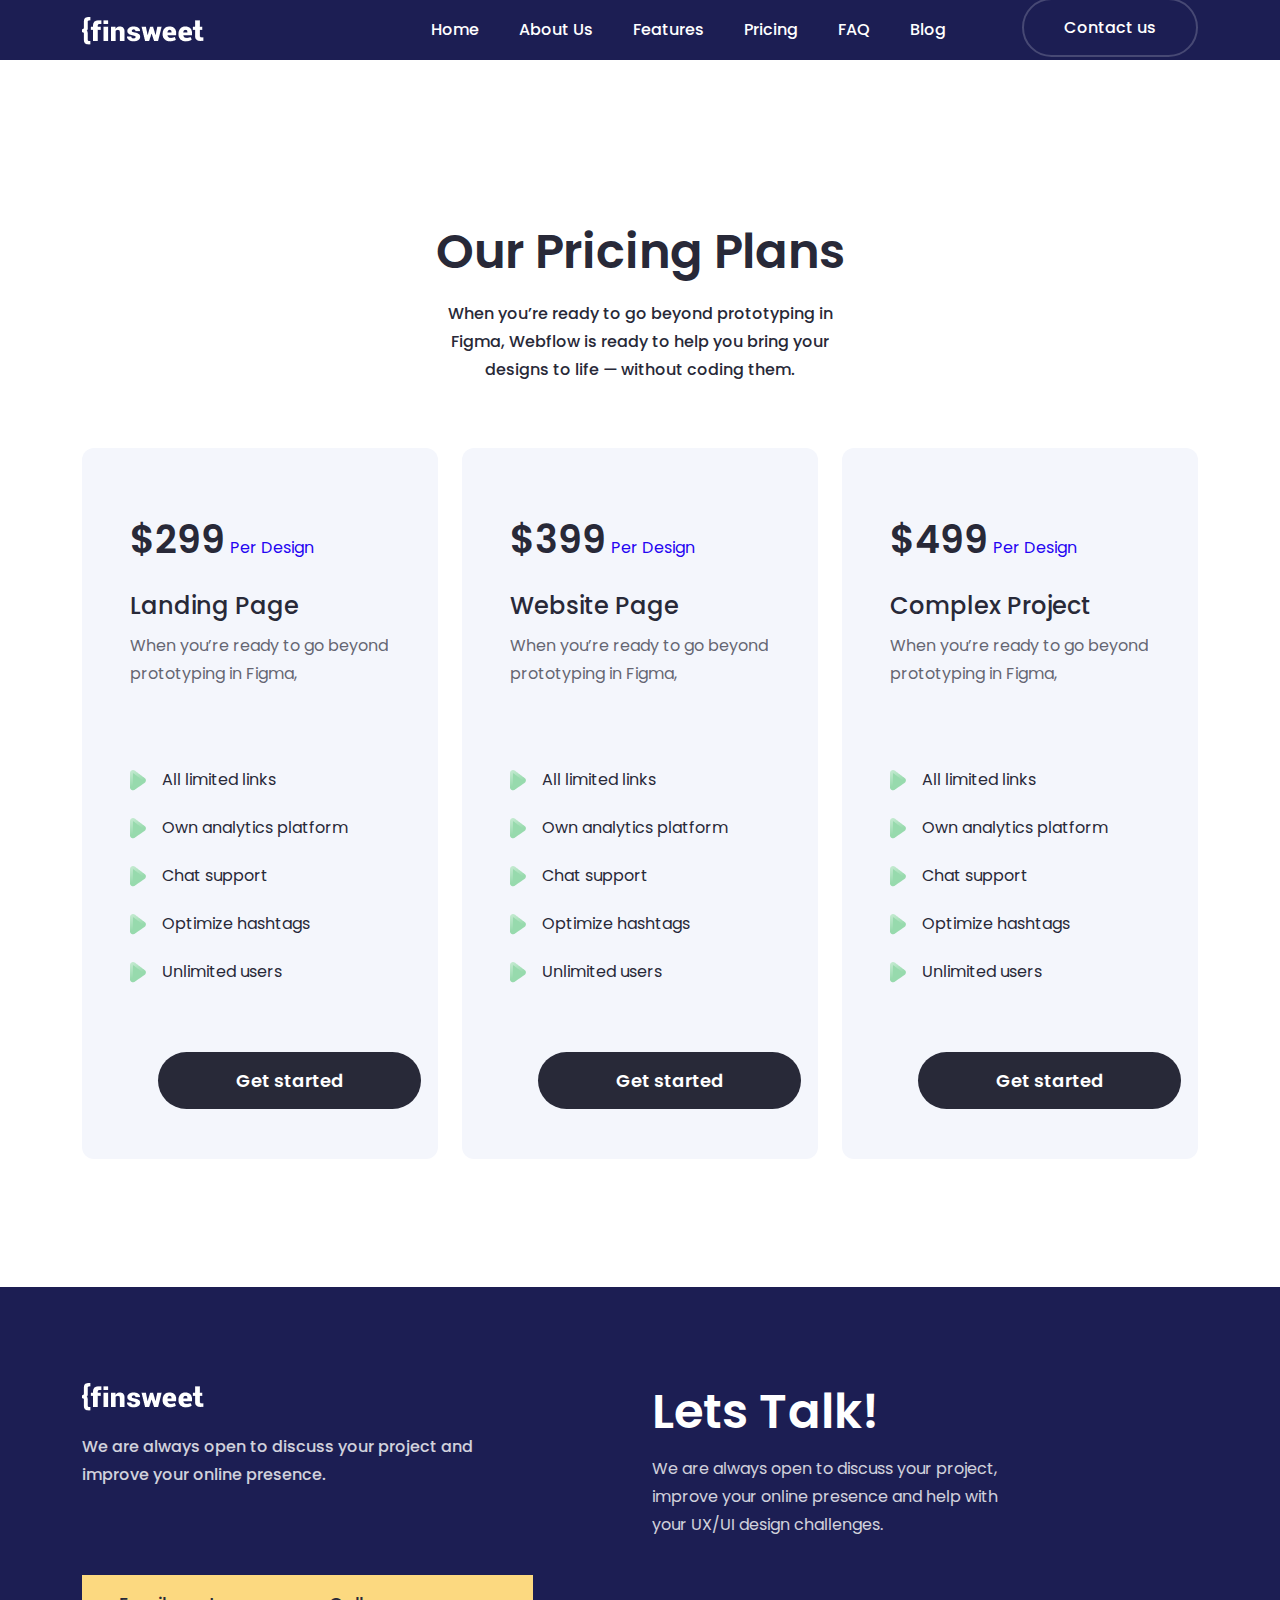
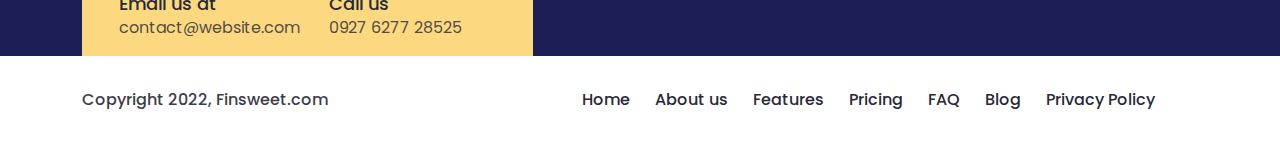
<file: pricing.html>
<!DOCTYPE html>
<html lang="en">
<head>
    <meta charset="UTF-8">
    <meta name="viewport" content="width=device-width, initial-scale=1.0">
    <title>Pricing - Webflow Agency</title>
    <link rel="stylesheet" href="css/bootstrap.min.css">
    <link rel="stylesheet" href="css/pricing.css">
    <link href="https://fonts.googleapis.com/css2?family=Open+Sans:wght@400;500;600;700;800&family=Poppins:wght@100;200;300;400;500;600;700;800&family=Work+Sans:wght@200;300;400;500;600;700;800&display=swap" rel="stylesheet">
    <link rel="stylesheet" href="https://cdnjs.cloudflare.com/ajax/libs/font-awesome/6.5.1/css/all.min.css" integrity="sha512-DTOQO9RWCH3ppGqcWaEA1BIZOC6xxalwEsw9c2QQeAIftl+Vegovlnee1c9QX4TctnWMn13TZye+giMm8e2LwA==" crossorigin="anonymous" referrerpolicy="no-referrer"/>
</head>
<body>
    <!-- nav part start -->
    <nav class="navbar navbar-expand-lg fixed-top menu-bg">
      <div class="container">
        <a class="navbar-brand" href="#">
          <img src="Photos/project-06-10-page/logo.png" alt="logo">
        </a>
        <button class="navbar-toggler" type="button" data-bs-toggle="offcanvas" data-bs-target="#offcanvasNavbar" aria-controls="offcanvasNavbar" aria-label="Toggle navigation">
          <span class="navbar-toggler-icon"></span>
        </button>
        <div class="offcanvas offcanvas-end" tabindex="-1" id="offcanvasNavbar" aria-labelledby="offcanvasNavbarLabel">
          <div class="offcanvas-header">
            <h5 class="offcanvas-title" id="offcanvasNavbarLabel">Menu</h5>
            <button type="button" class="btn-close" data-bs-dismiss="offcanvas" aria-label="Close"></button>
          </div>
          <div class="offcanvas-body">
            <ul class="navbar-nav justify-content-end flex-grow-1 pe-3">
              <li class="nav-item">
                <a class="nav-link" aria-current="page" href="index.html">Home</a>
              </li>
              <li class="nav-item">
                <a class="nav-link" href="about.html">About us</a>
              </li>
              <li class="nav-item">
                  <a class="nav-link" href="feature.html">Features</a>
              </li>
              <li class="nav-item">
                  <a class="nav-link" href="pricing.html">Pricing</a>
              </li>
              <li class="nav-item">
                  <a class="nav-link" href="#">FAQ</a>
              </li>
              <li class="nav-item">
                  <a class="nav-link" href="blog.html">Blog</a>
              </li>
            </ul>
            <div class="menu-button">
              <a href="contact.html">Contact us</a>
            </div>
          </div>
        </div>
      </div>
    </nav>
    <!-- nav part end -->




      <!-- pricing part start -->
      <section id="pricing">
        <div class="container">
            <div class="row">
                <div class="pricing-head">
                    <h2>Our Pricing Plans</h2>
                    <p>When you’re ready to go beyond prototyping in Figma, Webflow is ready to help you bring your designs to life — without coding them.</p>
                </div>
            </div>
            <div class="row">
                <div class="col-lg-4 col-sm-6">
                    <div class="pricing-item">
                        <div class="pi-head">
                          <h3>$299</h3>
                          <span>Per Design</span>
                          <h2>Landing Page</h2>
                          <p>When you’re ready to go beyond prototyping in Figma, </p>
                        </div>
                        <div class="pi-hint">
                          <h4><img src="Photos/project-06-10-page/pricing-item.png" alt="pricing-item"></i> All limited links</h4>
                          <h4><img src="Photos/project-06-10-page/pricing-item.png" alt="pricing-item"></i> Own analytics platform</h4>
                          <h4><img src="Photos/project-06-10-page/pricing-item.png" alt="pricing-item"></i> Chat support</h4>
                          <h4><img src="Photos/project-06-10-page/pricing-item.png" alt="pricing-item"></i> Optimize hashtags</h4>
                          <h4><img src="Photos/project-06-10-page/pricing-item.png" alt="pricing-item"></i> Unlimited users</h4>
                        </div>
                        <div class="pricing-btn">
                            <a href="#">Get started</a>
                        </div>
                    </div>
                </div>
                <div class="col-lg-4 col-sm-6">
                    <div class="pricing-item">
                      <div class="pi-head">
                        <h3>$399</h3>
                        <span>Per Design</span>
                        <h2>Website Page</h2>
                        <p>When you’re ready to go beyond prototyping in Figma, </p>
                      </div>
                        <div class="pi-hint">
                          <h4><img src="Photos/project-06-10-page/pricing-item.png" alt="pricing-item"></i> All limited links</h4>
                          <h4><img src="Photos/project-06-10-page/pricing-item.png" alt="pricing-item"></i> Own analytics platform</h4>
                          <h4><img src="Photos/project-06-10-page/pricing-item.png" alt="pricing-item"></i> Chat support</h4>
                          <h4><img src="Photos/project-06-10-page/pricing-item.png" alt="pricing-item"></i> Optimize hashtags</h4>
                          <h4><img src="Photos/project-06-10-page/pricing-item.png" alt="pricing-item"></i> Unlimited users</h4>
                        </div>
                        <div class="pricing-btn">
                            <a href="#">Get started</a>
                        </div>
                    </div>
                </div>
                <div class="col-lg-4 col-sm-6">
                    <div class="pricing-item">
                      <div class="pi-head">
                        <h3>$499</h3>
                        <span>Per Design</span>
                        <h2>Complex Project</h2>
                        <p>When you’re ready to go beyond prototyping in Figma, </p>
                      </div>
                      <div class="pi-hint">
                        <h4><img src="Photos/project-06-10-page/pricing-item.png" alt="pricing-item"></i> All limited links</h4>
                        <h4><img src="Photos/project-06-10-page/pricing-item.png" alt="pricing-item"></i> Own analytics platform</h4>
                        <h4><img src="Photos/project-06-10-page/pricing-item.png" alt="pricing-item"></i> Chat support</h4>
                        <h4><img src="Photos/project-06-10-page/pricing-item.png" alt="pricing-item"></i> Optimize hashtags</h4>
                        <h4><img src="Photos/project-06-10-page/pricing-item.png" alt="pricing-item"></i> Unlimited users</h4>
                      </div>
                      <div class="pricing-btn">
                          <a href="#">Get started</a>
                      </div>
                    </div>
                </div>
            </div>
        </div>
      </section>
      <!-- pricing part end -->




      <!-- footer part start -->
    <footer>
        <div class="container">
          <div class="row">
            <div class="col-lg-5">
              <div class="footer-left">
                <a href="#"><img src="Photos/project-06-10-page/logo.png" alt="logo"></a>
                <p>We are always open to discuss your project and improve your online presence.</p>
                <div class="footer-left-bottom">
                  <div class="footer-left-bottom1">
                    <h3>Email us at</h3>
                    <a href="#">contact@website.com</a>
                  </div>
                  <div class="footer-left-bottom1">
                    <h3>Call us</h3>
                    <a href="#">0927 6277 28525</a>
                  </div>
                </div>
              </div>
            </div>
            <div class="col-lg-4 offset-lg-1">
              <div class="footer-right">
                <h2>Lets Talk!</h2>
                <p>We are always open to discuss your project, improve your online presence and help with your UX/UI design challenges.</p>
                <div class="fr-icon">
                  <a href="#"> <i class="fa-brands fa-facebook"></i></a>
                  <a href="#"><i class="fa-brands fa-twitter"></i></a>
                  <a href="#"><i class="fa-brands fa-instagram"></i></a>
                  <a href="#"><i class="fa-brands fa-linkedin"></i></a>
                </div>
              </div>
            </div>
          </div>
        </div>
      </footer>
  
      <!-- footer menu part start -->
      <section id="footer-menu">
        <div class="container">
          <div class="row">
            <div class="col-lg-3">
              <div class="fm-left">
                <p>Copyright 2022, Finsweet.com</p>
              </div>
            </div>
            <div class="col-lg-7 offset-lg-2">
              <div class="fm-right">
                <ul>
                  <li><a href="index.html">Home</a></li>
                  <li><a href="about.html">About us</a></li>
                  <li><a href="feature.html">Features</a></li>
                  <li><a href="pricing.html">Pricing</a></li>
                  <li><a href="#">FAQ</a></li>
                  <li><a href="blog.html">Blog</a></li>
                  <li><a href="privacy.html">Privacy Policy</a></li>
                </ul>
              </div>
            </div>
          </div>
        </div>
      </section>
      <!-- footer menu part end -->
      <!-- footer part end -->
      <script src="js/bootstrap.bundle.min.js"></script>
</body>
</html>
</file>
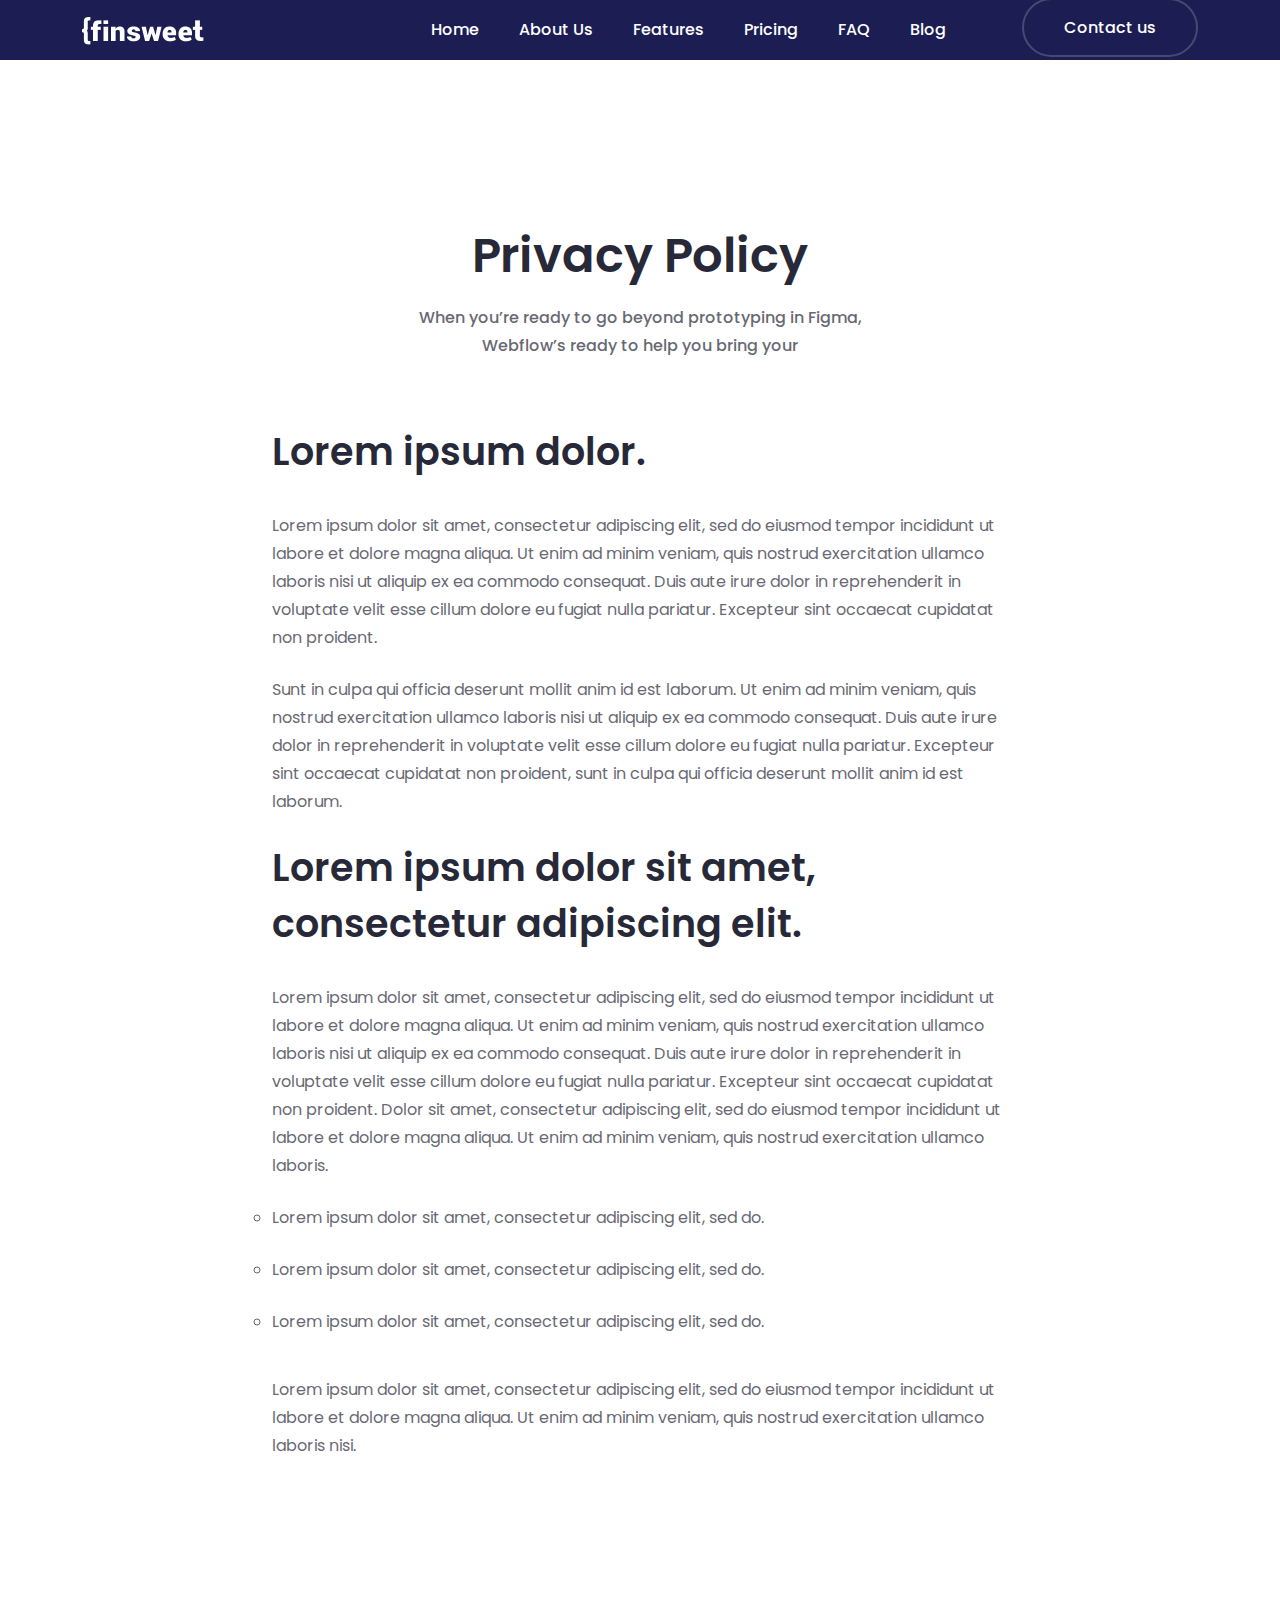
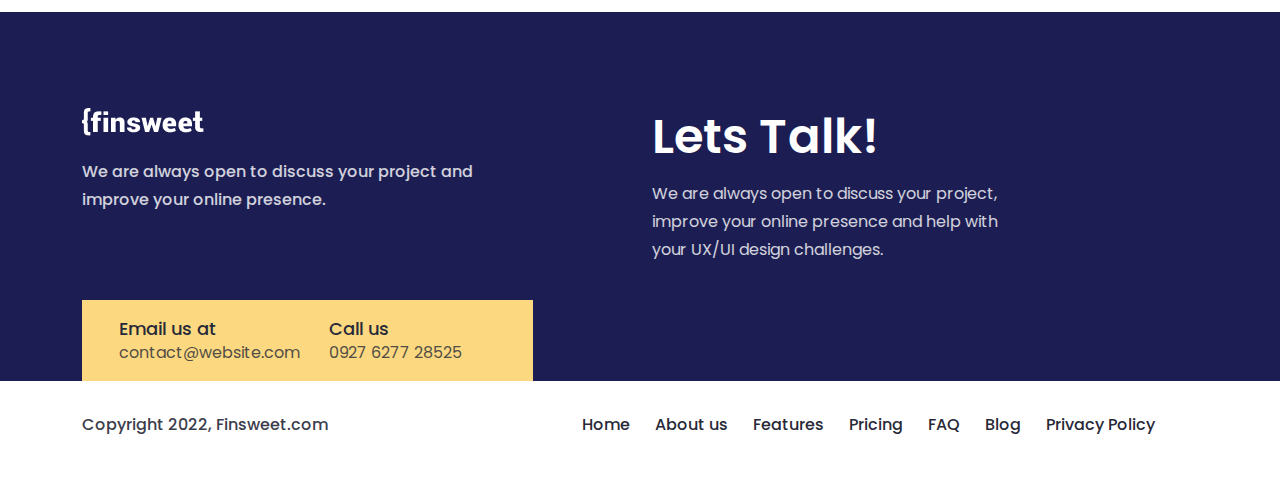
<file: privacy.html>
<!DOCTYPE html>
<html lang="en">
<head>
    <meta charset="UTF-8">
    <meta name="viewport" content="width=device-width, initial-scale=1.0">
    <title>Privacy Policy - Webflow Agency</title>
    <link rel="stylesheet" href="css/bootstrap.min.css">
    <link rel="stylesheet" href="css/privacy.css">
    <link href="https://fonts.googleapis.com/css2?family=Open+Sans:wght@400;500;600;700;800&family=Poppins:wght@100;200;300;400;500;600;700;800&family=Work+Sans:wght@200;300;400;500;600;700;800&display=swap" rel="stylesheet">
    <link rel="stylesheet" href="https://cdnjs.cloudflare.com/ajax/libs/font-awesome/6.5.1/css/all.min.css" integrity="sha512-DTOQO9RWCH3ppGqcWaEA1BIZOC6xxalwEsw9c2QQeAIftl+Vegovlnee1c9QX4TctnWMn13TZye+giMm8e2LwA==" crossorigin="anonymous" referrerpolicy="no-referrer"/>
</head>
<body>
    <!-- nav part start -->
    <nav class="navbar navbar-expand-lg fixed-top menu-bg">
      <div class="container">
        <a class="navbar-brand" href="#">
          <img src="Photos/project-06-10-page/logo.png" alt="logo">
        </a>
        <button class="navbar-toggler" type="button" data-bs-toggle="offcanvas" data-bs-target="#offcanvasNavbar" aria-controls="offcanvasNavbar" aria-label="Toggle navigation">
          <span class="navbar-toggler-icon"></span>
        </button>
        <div class="offcanvas offcanvas-end" tabindex="-1" id="offcanvasNavbar" aria-labelledby="offcanvasNavbarLabel">
          <div class="offcanvas-header">
            <h5 class="offcanvas-title" id="offcanvasNavbarLabel">Menu</h5>
            <button type="button" class="btn-close" data-bs-dismiss="offcanvas" aria-label="Close"></button>
          </div>
          <div class="offcanvas-body">
            <ul class="navbar-nav justify-content-end flex-grow-1 pe-3">
              <li class="nav-item">
                <a class="nav-link" aria-current="page" href="index.html">Home</a>
              </li>
              <li class="nav-item">
                <a class="nav-link" href="about.html">About us</a>
              </li>
              <li class="nav-item">
                  <a class="nav-link" href="feature.html">Features</a>
              </li>
              <li class="nav-item">
                  <a class="nav-link" href="pricing.html">Pricing</a>
              </li>
              <li class="nav-item">
                  <a class="nav-link" href="#">FAQ</a>
              </li>
              <li class="nav-item">
                  <a class="nav-link" href="blog.html">Blog</a>
              </li>
            </ul>
            <div class="menu-button">
              <a href="contact.html">Contact us</a>
            </div>
          </div>
        </div>
      </div>
    </nav>
    <!-- nav part end -->




    <!-- privacy details start -->
    <section id="privacy">
        <div class="container">
            <div class="row justify-content-center">
               <div class="col-lg-5">
                <div class="privacy-head">
                    <h2>Privacy Policy</h2>
                    <p>When you’re ready to go beyond prototyping in Figma, Webflow’s ready to help you bring your </p>
                </div>
               </div>
            </div>
            <div class="row justify-content-center">
                <div class="col-lg-8">
                    <div class="privacy-content">
                        <h2>Lorem ipsum dolor.</h2>
                        <p>Lorem ipsum dolor sit amet, consectetur adipiscing elit, sed do eiusmod tempor incididunt ut labore et dolore magna aliqua. Ut enim ad minim veniam, quis nostrud exercitation ullamco laboris nisi ut aliquip ex ea commodo consequat. Duis aute irure dolor in reprehenderit in voluptate velit esse cillum dolore eu fugiat nulla pariatur. Excepteur sint occaecat cupidatat non proident.</p>
                        <p>Sunt in culpa qui officia deserunt mollit anim id est laborum. Ut enim ad minim veniam, quis nostrud exercitation ullamco laboris nisi ut aliquip ex ea commodo consequat. Duis aute irure dolor in reprehenderit in voluptate velit esse cillum dolore eu fugiat nulla pariatur. Excepteur sint occaecat cupidatat non proident, sunt in culpa qui officia deserunt mollit anim id est laborum.</p>
                        <h2>Lorem ipsum dolor sit amet, consectetur adipiscing elit.</h2>
                        <p>Lorem ipsum dolor sit amet, consectetur adipiscing elit, sed do eiusmod tempor incididunt ut labore et dolore magna aliqua. Ut enim ad minim veniam, quis nostrud exercitation ullamco laboris nisi ut aliquip ex ea commodo consequat. Duis aute irure dolor in reprehenderit in voluptate velit esse cillum dolore eu fugiat nulla pariatur. Excepteur sint occaecat cupidatat non proident. Dolor sit amet, consectetur adipiscing elit, sed do eiusmod tempor incididunt ut labore et dolore magna aliqua. Ut enim ad minim veniam, quis nostrud exercitation ullamco laboris.</p>
                        <ul>
                            <li>Lorem ipsum dolor sit amet, consectetur adipiscing elit, sed do.</li>
                            <li>Lorem ipsum dolor sit amet, consectetur adipiscing elit, sed do.</li>
                            <li>Lorem ipsum dolor sit amet, consectetur adipiscing elit, sed do.</li>
                        </ul>
                        <p>Lorem ipsum dolor sit amet, consectetur adipiscing elit, sed do eiusmod tempor incididunt ut labore et dolore magna aliqua. Ut enim ad minim veniam, quis nostrud exercitation ullamco laboris nisi.</p>
                    </div>
                </div>
            </div>
        </div>
    </section>




    
    <!-- footer part start -->
    <footer>
        <div class="container">
          <div class="row">
            <div class="col-lg-5">
              <div class="footer-left">
                <a href="#"><img src="Photos/project-06-10-page/logo.png" alt="logo"></a>
                <p>We are always open to discuss your project and improve your online presence.</p>
                <div class="footer-left-bottom">
                  <div class="footer-left-bottom1">
                    <h3>Email us at</h3>
                    <a href="#">contact@website.com</a>
                  </div>
                  <div class="footer-left-bottom1">
                    <h3>Call us</h3>
                    <a href="#">0927 6277 28525</a>
                  </div>
                </div>
              </div>
            </div>
            <div class="col-lg-4 offset-lg-1">
              <div class="footer-right">
                <h2>Lets Talk!</h2>
                <p>We are always open to discuss your project, improve your online presence and help with your UX/UI design challenges.</p>
                <div class="fr-icon">
                  <a href="#"> <i class="fa-brands fa-facebook"></i></a>
                  <a href="#"><i class="fa-brands fa-twitter"></i></a>
                  <a href="#"><i class="fa-brands fa-instagram"></i></a>
                  <a href="#"><i class="fa-brands fa-linkedin"></i></a>
                </div>
              </div>
            </div>
          </div>
        </div>
      </footer>
  
      <!-- footer menu part start -->
      <section id="footer-menu">
        <div class="container">
          <div class="row">
            <div class="col-lg-3">
              <div class="fm-left">
                <p>Copyright 2022, Finsweet.com</p>
              </div>
            </div>
            <div class="col-lg-7 offset-lg-2">
              <div class="fm-right">
                <ul>
                  <li><a href="index.html">Home</a></li>
                  <li><a href="about.html">About us</a></li>
                  <li><a href="feature.html">Features</a></li>
                  <li><a href="pricing.html">Pricing</a></li>
                  <li><a href="#">FAQ</a></li>
                  <li><a href="blog.html">Blog</a></li>
                  <li><a href="privacy.html">Privacy Policy</a></li>
                </ul>
              </div>
            </div>
          </div>
        </div>
      </section>
      <!-- footer menu part end -->
      <!-- footer part end -->
    <!-- privacy details end -->
    <script src="js/bootstrap.bundle.min.js"></script>
</body>
</html>
</file>
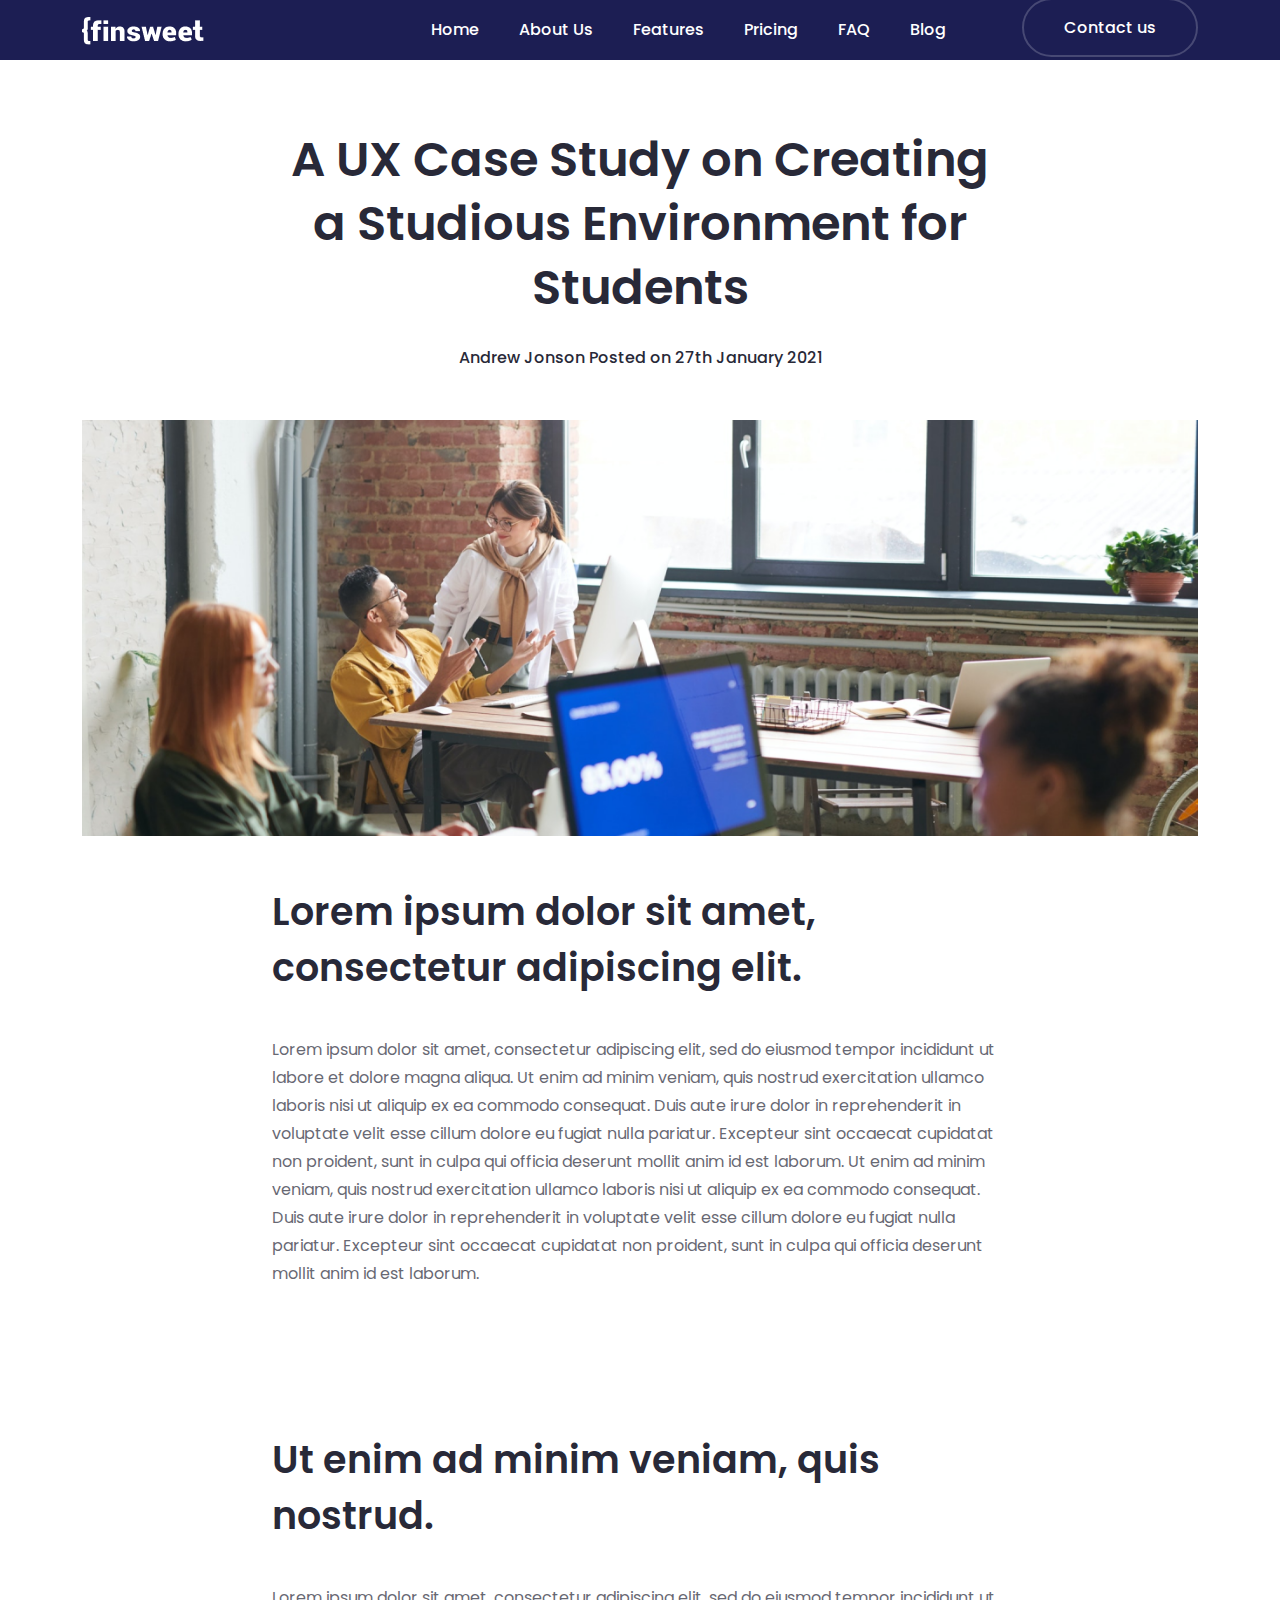
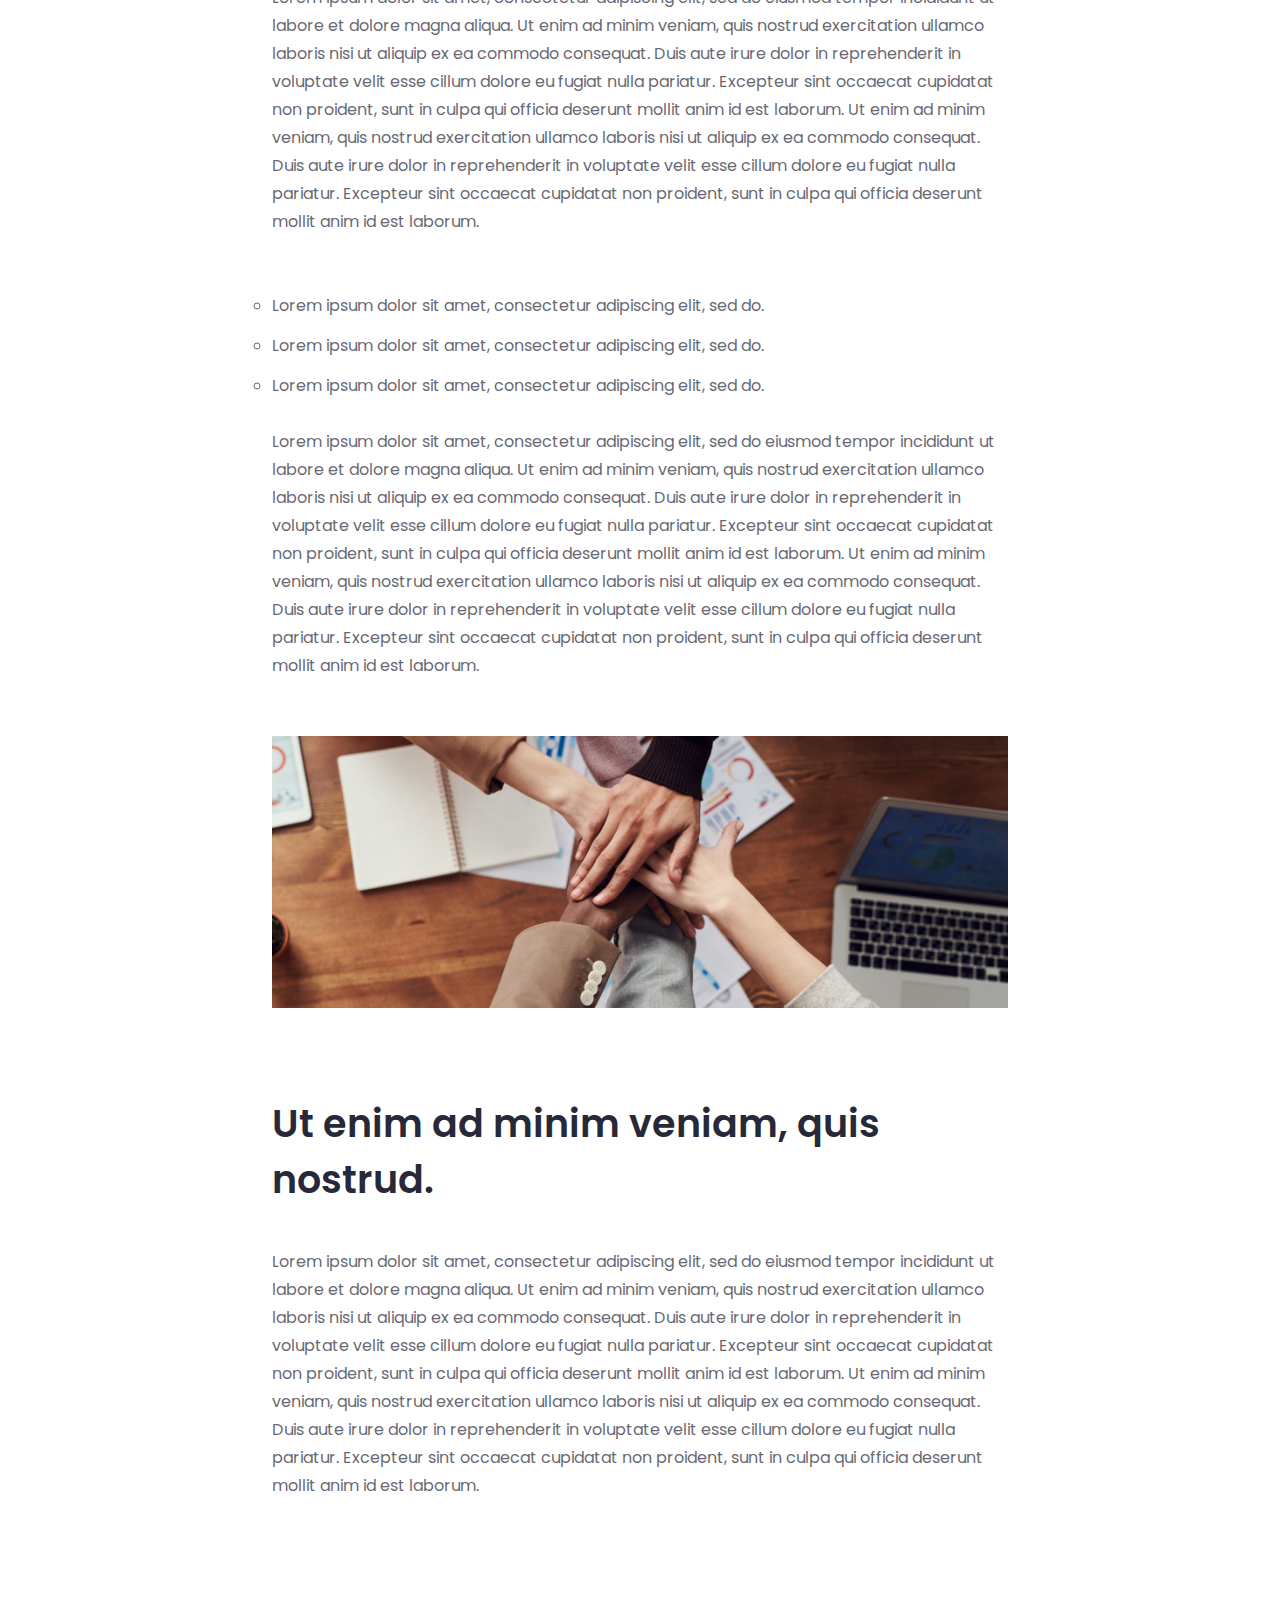
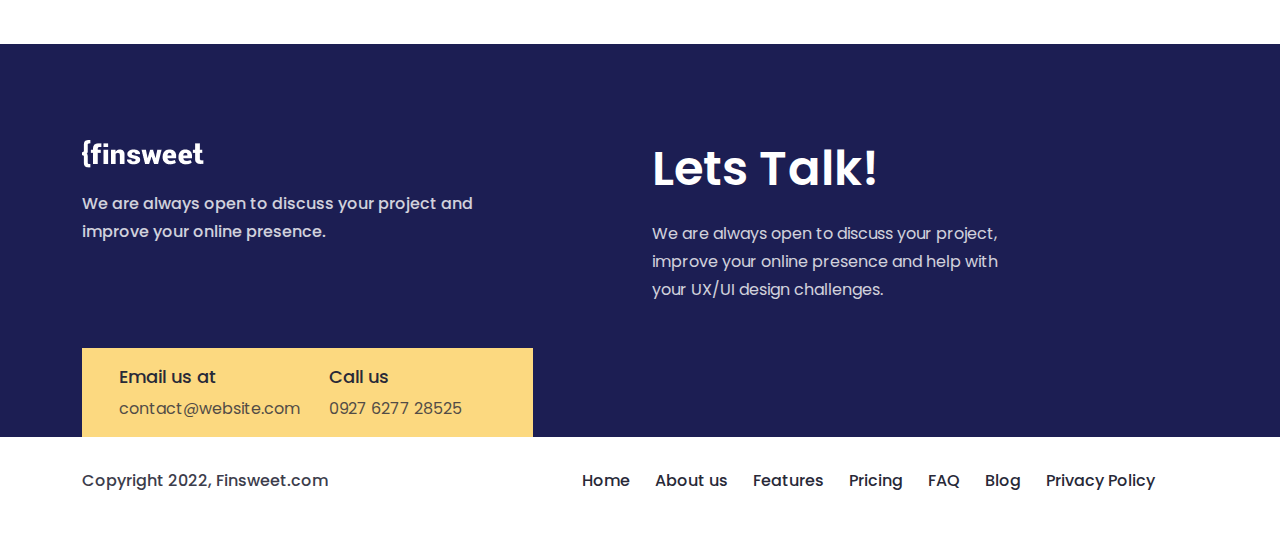
<file: readblog.html>
<!DOCTYPE html>
<html lang="en">
<head>
    <meta charset="UTF-8">
    <meta name="viewport" content="width=device-width, initial-scale=1.0">
    <title>Read Blog - Webflow Agency</title>
    <link rel="stylesheet" href="css/readblog.css">
    <link rel="stylesheet" href="css/bootstrap.min.css">
    <link href="https://fonts.googleapis.com/css2?family=Open+Sans:wght@400;500;600;700;800&family=Poppins:wght@100;200;300;400;500;600;700;800&family=Work+Sans:wght@200;300;400;500;600;700;800&display=swap" rel="stylesheet">
    <link rel="stylesheet" href="https://cdnjs.cloudflare.com/ajax/libs/font-awesome/6.5.1/css/all.min.css" integrity="sha512-DTOQO9RWCH3ppGqcWaEA1BIZOC6xxalwEsw9c2QQeAIftl+Vegovlnee1c9QX4TctnWMn13TZye+giMm8e2LwA==" crossorigin="anonymous" referrerpolicy="no-referrer"/>
</head>
<body>
    <!-- nav part start -->
    <nav class="navbar navbar-expand-lg fixed-top menu-bg">
      <div class="container">
        <a class="navbar-brand" href="#">
          <img src="Photos/project-06-10-page/logo.png" alt="logo">
        </a>
        <button class="navbar-toggler" type="button" data-bs-toggle="offcanvas" data-bs-target="#offcanvasNavbar" aria-controls="offcanvasNavbar" aria-label="Toggle navigation">
          <span class="navbar-toggler-icon"></span>
        </button>
        <div class="offcanvas offcanvas-end" tabindex="-1" id="offcanvasNavbar" aria-labelledby="offcanvasNavbarLabel">
          <div class="offcanvas-header">
            <h5 class="offcanvas-title" id="offcanvasNavbarLabel">Menu</h5>
            <button type="button" class="btn-close" data-bs-dismiss="offcanvas" aria-label="Close"></button>
          </div>
          <div class="offcanvas-body">
            <ul class="navbar-nav justify-content-end flex-grow-1 pe-3">
              <li class="nav-item">
                <a class="nav-link" aria-current="page" href="index.html">Home</a>
              </li>
              <li class="nav-item">
                <a class="nav-link" href="about.html">About us</a>
              </li>
              <li class="nav-item">
                  <a class="nav-link" href="feature.html">Features</a>
              </li>
              <li class="nav-item">
                  <a class="nav-link" href="pricing.html">Pricing</a>
              </li>
              <li class="nav-item">
                  <a class="nav-link" href="#">FAQ</a>
              </li>
              <li class="nav-item">
                  <a class="nav-link" href="blog.html">Blog</a>
              </li>
            </ul>
            <div class="menu-button">
              <a href="contact.html">Contact us</a>
            </div>
          </div>
        </div>
      </div>
    </nav>
    <!-- nav part end -->



      <!-- read blog banner start -->
    <section id="blog-banner">
        <div class="container">
            <div class="row justify-content-center">
                <div class="col-lg-8">
                    <div class="ban-blog-head">
                        <h2>A UX Case Study on Creating a Studious Environment for Students</h2>
                        <p>Andrew Jonson Posted on 27th January 2021</p>
                    </div>
                </div>
            </div>
            <div class="row">
                <div class="col-lg-12">
                    <img src="Photos/project-06-10-page/blog-ban.png" class="w-100" alt="blog-ban">
                </div>
            </div>
        </div>
    </section>
    <!-- read blog banner end -->




    <!-- read blog content start -->
    <section id="content">
        <div class="container">
            <div class="row justify-content-center">
                <div class="col-lg-8">
                    <div class="blog-content">
                        <h2>Lorem ipsum dolor sit amet, consectetur adipiscing elit.</h2>
                        <p>Lorem ipsum dolor sit amet, consectetur adipiscing elit, sed do eiusmod tempor incididunt ut labore et dolore magna aliqua. Ut enim ad minim veniam, quis nostrud exercitation ullamco laboris nisi ut aliquip ex ea commodo consequat. Duis aute irure dolor in reprehenderit in voluptate velit esse cillum dolore eu fugiat nulla pariatur. Excepteur sint occaecat cupidatat non proident, sunt in culpa qui officia deserunt mollit anim id est laborum. Ut enim ad minim veniam, quis nostrud exercitation ullamco laboris nisi ut aliquip ex ea commodo consequat. Duis aute irure dolor in reprehenderit in voluptate velit esse cillum dolore eu fugiat nulla pariatur. Excepteur sint occaecat cupidatat non proident, sunt in culpa qui officia deserunt mollit anim id est laborum.</p>
                    </div>
                </div>
            </div>
        </div>
    </section>


    <section id="content">
        <div class="container">
            <div class="row justify-content-center">
                <div class="col-lg-8">
                    <div class="blog-content">
                        <h2>Ut enim ad minim veniam, quis nostrud.</h2>
                        <p>Lorem ipsum dolor sit amet, consectetur adipiscing elit, sed do eiusmod tempor incididunt ut labore et dolore magna aliqua. Ut enim ad minim veniam, quis nostrud exercitation ullamco laboris nisi ut aliquip ex ea commodo consequat. Duis aute irure dolor in reprehenderit in voluptate velit esse cillum dolore eu fugiat nulla pariatur. Excepteur sint occaecat cupidatat non proident, sunt in culpa qui officia deserunt mollit anim id est laborum. Ut enim ad minim veniam, quis nostrud exercitation ullamco laboris nisi ut aliquip ex ea commodo consequat. Duis aute irure dolor in reprehenderit in voluptate velit esse cillum dolore eu fugiat nulla pariatur. Excepteur sint occaecat cupidatat non proident, sunt in culpa qui officia deserunt mollit anim id est laborum.</p>
                        <ul>
                            <li>Lorem ipsum dolor sit amet, consectetur adipiscing elit, sed do.</li>
                            <li>Lorem ipsum dolor sit amet, consectetur adipiscing elit, sed do.</li>
                            <li>Lorem ipsum dolor sit amet, consectetur adipiscing elit, sed do.</li>
                        </ul>
                        <p>Lorem ipsum dolor sit amet, consectetur adipiscing elit, sed do eiusmod tempor incididunt ut labore et dolore magna aliqua. Ut enim ad minim veniam, quis nostrud exercitation ullamco laboris nisi ut aliquip ex ea commodo consequat. Duis aute irure dolor in reprehenderit in voluptate velit esse cillum dolore eu fugiat nulla pariatur. Excepteur sint occaecat cupidatat non proident, sunt in culpa qui officia deserunt mollit anim id est laborum. Ut enim ad minim veniam, quis nostrud exercitation ullamco laboris nisi ut aliquip ex ea commodo consequat. Duis aute irure dolor in reprehenderit in voluptate velit esse cillum dolore eu fugiat nulla pariatur. Excepteur sint occaecat cupidatat non proident, sunt in culpa qui officia deserunt mollit anim id est laborum.</p>
                        <img src="Photos/project-06-10-page/read-blog-content.jpg" class="w-100" alt="read-blog-content">
                    </div>
                </div>
            </div>
        </div>
    </section>



    <section id="content">
        <div class="container">
            <div class="row justify-content-center">
                <div class="col-lg-8">
                    <div class="blog-content">
                        <h2>Ut enim ad minim veniam, quis nostrud.</h2>
                        <p>Lorem ipsum dolor sit amet, consectetur adipiscing elit, sed do eiusmod tempor incididunt ut labore et dolore magna aliqua. Ut enim ad minim veniam, quis nostrud exercitation ullamco laboris nisi ut aliquip ex ea commodo consequat. Duis aute irure dolor in reprehenderit in voluptate velit esse cillum dolore eu fugiat nulla pariatur. Excepteur sint occaecat cupidatat non proident, sunt in culpa qui officia deserunt mollit anim id est laborum. Ut enim ad minim veniam, quis nostrud exercitation ullamco laboris nisi ut aliquip ex ea commodo consequat. Duis aute irure dolor in reprehenderit in voluptate velit esse cillum dolore eu fugiat nulla pariatur. Excepteur sint occaecat cupidatat non proident, sunt in culpa qui officia deserunt mollit anim id est laborum.</p>
                    </div>
                </div>
            </div>
        </div>
    </section>
    <!-- read blog content end -->





<!-- footer part start -->
<footer>
    <div class="container">
      <div class="row">
        <div class="col-lg-5">
          <div class="footer-left">
            <a href="#"><img src="Photos/project-06-10-page/logo.png" alt="logo"></a>
            <p>We are always open to discuss your project and improve your online presence.</p>
            <div class="footer-left-bottom">
              <div class="footer-left-bottom1">
                <h3>Email us at</h3>
                <a href="#">contact@website.com</a>
              </div>
              <div class="footer-left-bottom1">
                <h3>Call us</h3>
                <a href="#">0927 6277 28525</a>
              </div>
            </div>
          </div>
        </div>
        <div class="col-lg-4 offset-lg-1">
          <div class="footer-right">
            <h2>Lets Talk!</h2>
            <p>We are always open to discuss your project, improve your online presence and help with your UX/UI design challenges.</p>
            <div class="fr-icon">
              <a href="#"> <i class="fa-brands fa-facebook"></i></a>
              <a href="#"><i class="fa-brands fa-twitter"></i></a>
              <a href="#"><i class="fa-brands fa-instagram"></i></a>
              <a href="#"><i class="fa-brands fa-linkedin"></i></a>
            </div>
          </div>
        </div>
      </div>
    </div>
  </footer>

  <!-- footer menu part start -->
  <section id="footer-menu">
    <div class="container">
      <div class="row">
        <div class="col-lg-3">
          <div class="fm-left">
            <p>Copyright 2022, Finsweet.com</p>
          </div>
        </div>
        <div class="col-lg-7 offset-lg-2">
          <div class="fm-right">
            <ul>
              <li><a href="index.html">Home</a></li>
              <li><a href="about.html">About us</a></li>
              <li><a href="feature.html">Features</a></li>
              <li><a href="pricing.html">Pricing</a></li>
              <li><a href="#">FAQ</a></li>
              <li><a href="blog.html">Blog</a></li>
              <li><a href="privacy.html">Privacy Policy</a></li>
            </ul>
          </div>
        </div>
      </div>
    </div>
  </section>
  <!-- footer menu part end -->
  <!-- footer part end -->
    <script src="js/bootstrap.bundle.min.js"></script>
</body>
</html>
</file>
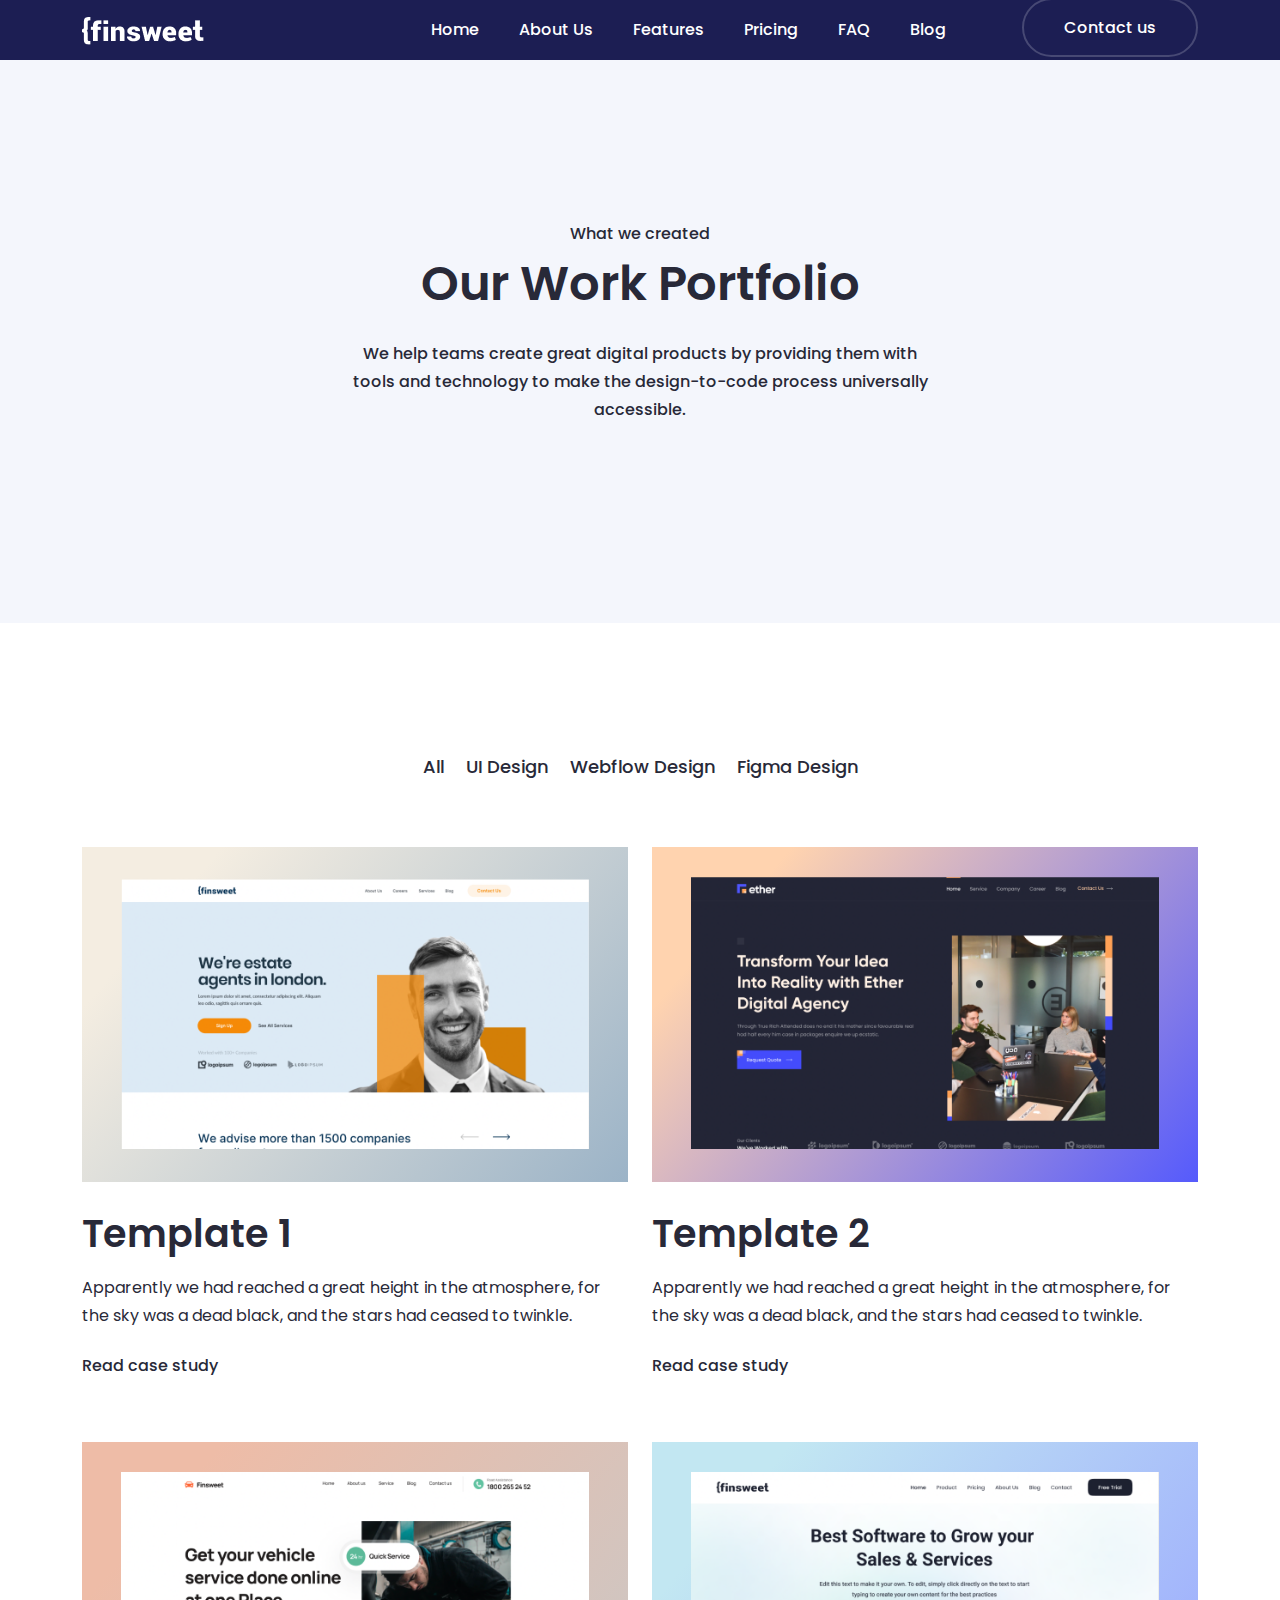
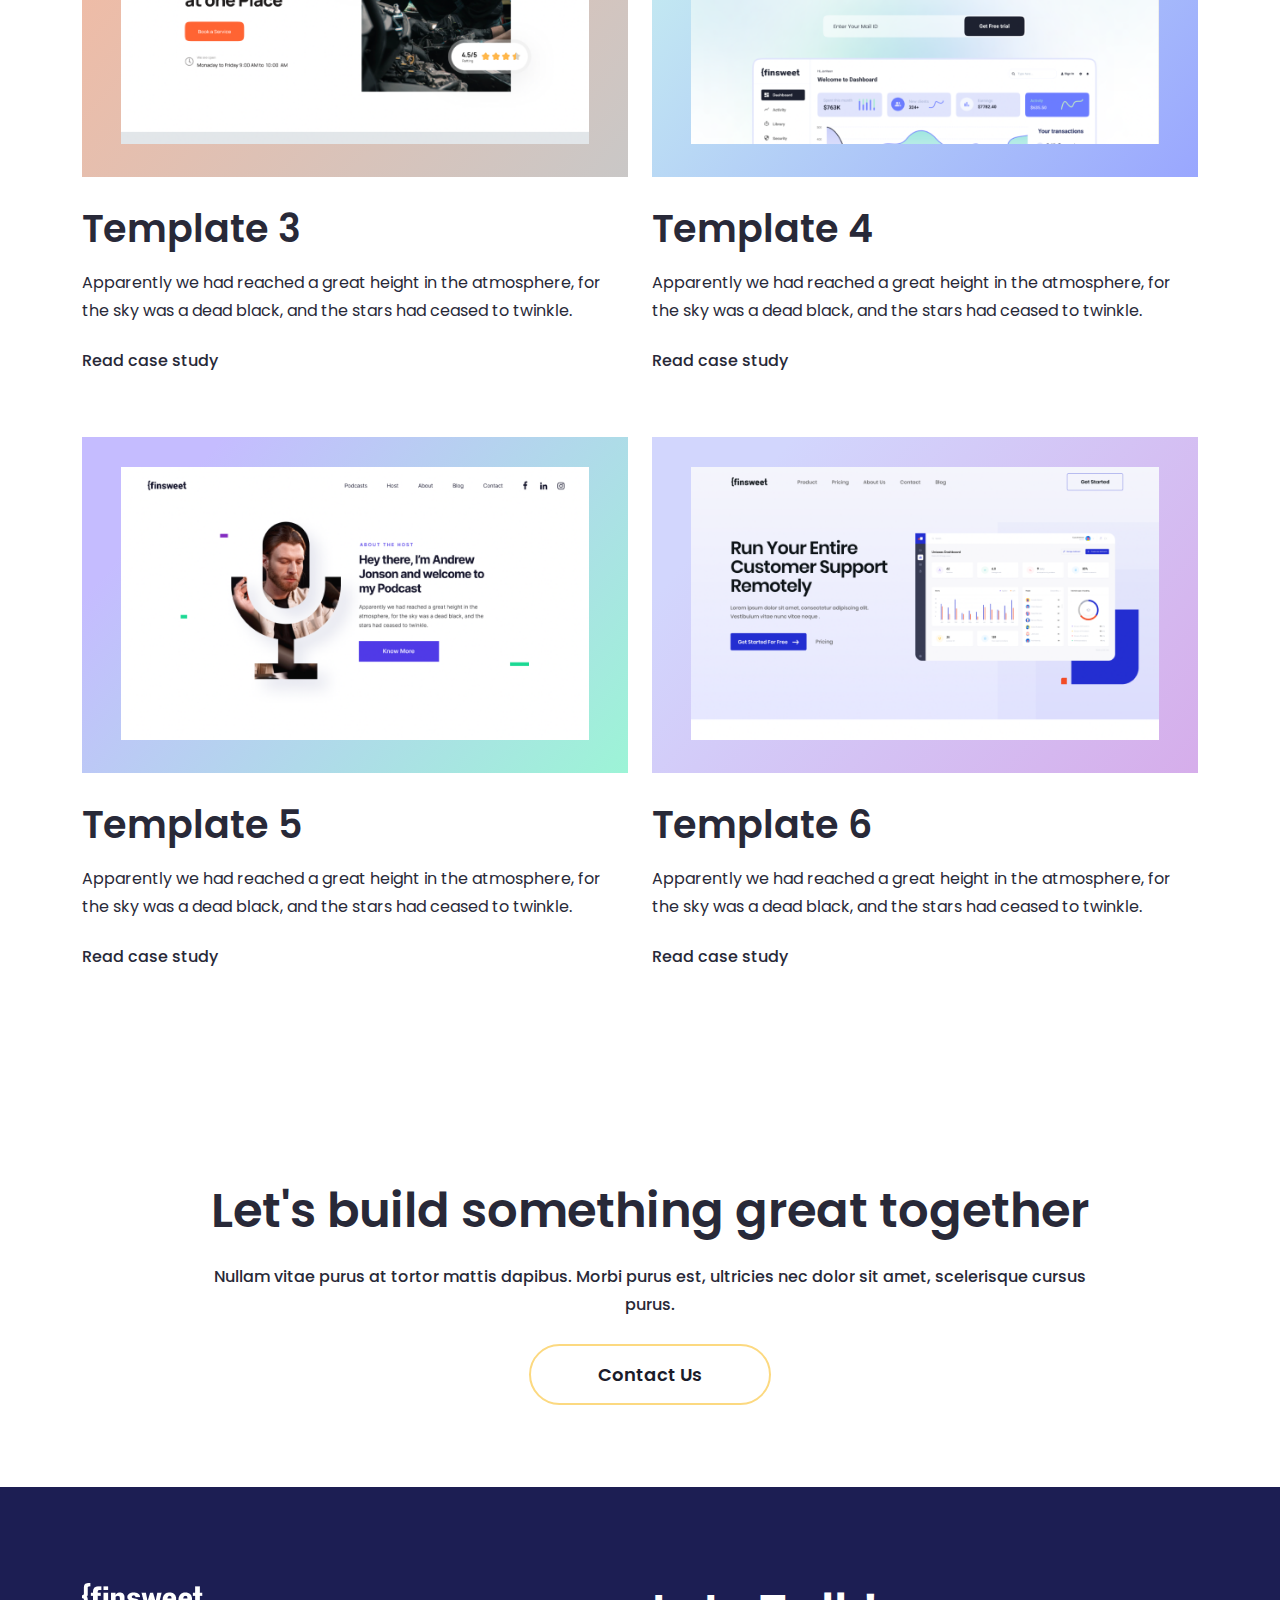
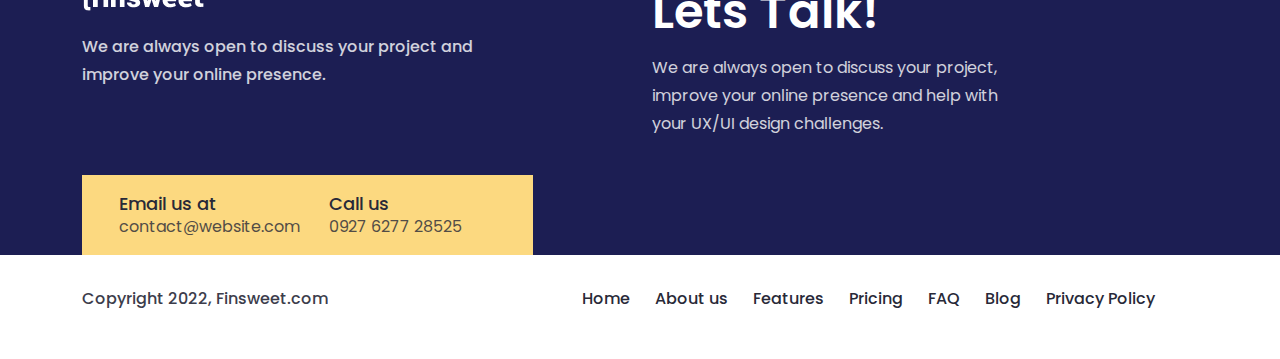
<file: work.html>
<!DOCTYPE html>
<html lang="en">
<head>
    <meta charset="UTF-8">
    <meta name="viewport" content="width=device-width, initial-scale=1.0">
    <title>Work - Webflow Agency</title>
    <link rel="stylesheet" href="css/bootstrap.min.css">
    <link rel="stylesheet" href="css/work.css">
    <link href="https://fonts.googleapis.com/css2?family=Open+Sans:wght@400;500;600;700;800&family=Poppins:wght@100;200;300;400;500;600;700;800&family=Work+Sans:wght@200;300;400;500;600;700;800&display=swap" rel="stylesheet">
    <link rel="stylesheet" href="https://cdnjs.cloudflare.com/ajax/libs/font-awesome/6.5.1/css/all.min.css" integrity="sha512-DTOQO9RWCH3ppGqcWaEA1BIZOC6xxalwEsw9c2QQeAIftl+Vegovlnee1c9QX4TctnWMn13TZye+giMm8e2LwA==" crossorigin="anonymous" referrerpolicy="no-referrer"/>
</head>
<body>
    <!-- nav part start -->
    <nav class="navbar navbar-expand-lg fixed-top menu-bg">
      <div class="container">
        <a class="navbar-brand" href="#">
          <img src="Photos/project-06-10-page/logo.png" alt="logo">
        </a>
        <button class="navbar-toggler" type="button" data-bs-toggle="offcanvas" data-bs-target="#offcanvasNavbar" aria-controls="offcanvasNavbar" aria-label="Toggle navigation">
          <span class="navbar-toggler-icon"></span>
        </button>
        <div class="offcanvas offcanvas-end" tabindex="-1" id="offcanvasNavbar" aria-labelledby="offcanvasNavbarLabel">
          <div class="offcanvas-header">
            <h5 class="offcanvas-title" id="offcanvasNavbarLabel">Menu</h5>
            <button type="button" class="btn-close" data-bs-dismiss="offcanvas" aria-label="Close"></button>
          </div>
          <div class="offcanvas-body">
            <ul class="navbar-nav justify-content-end flex-grow-1 pe-3">
              <li class="nav-item">
                <a class="nav-link" aria-current="page" href="index.html">Home</a>
              </li>
              <li class="nav-item">
                <a class="nav-link" href="about.html">About us</a>
              </li>
              <li class="nav-item">
                  <a class="nav-link" href="feature.html">Features</a>
              </li>
              <li class="nav-item">
                  <a class="nav-link" href="pricing.html">Pricing</a>
              </li>
              <li class="nav-item">
                  <a class="nav-link" href="#">FAQ</a>
              </li>
              <li class="nav-item">
                  <a class="nav-link" href="blog.html">Blog</a>
              </li>
            </ul>
            <div class="menu-button">
              <a href="contact.html">Contact us</a>
            </div>
          </div>
        </div>
      </div>
    </nav>
    <!-- nav part end -->




      <!-- work portfolio part start -->
      <section id="work">
        <div class="container">
            <div class="row">
                <div class="work-content">
                  <h4>What we created</h4>
                  <h2>Our Work Portfolio</h2>
                  <p>We help teams create great digital products by providing them with tools and technology to make the design-to-code process universally accessible.</p>
                  <a href="#"><i class="fa-brands fa-facebook"></i></a>
                  <a href="#"><i class="fa-brands fa-twitter"></i></a>
                  <a href="#"><i class="fa-brands fa-instagram"></i></a>
                  <a href="#"><i class="fa-brands fa-linkedin"></i></a>
                </div>
            </div>
        </div>
      </section>
      <!-- work portfolio part end -->




      <!-- template part start -->
      <section id="template">
        <div class="container">
          <div class="row">
            <div class="template-head">
              <ul>
                <li><a href="#">All</a></li>
                <li><a href="#">UI Design</a></li>
                <li><a href="#">Webflow Design</a></li>
                <li><a href="#">Figma Design</a></li>
              </ul>
            </div>
          </div>
          <div class="row">
            <div class="col-lg-6">
              <div class="template-item">
                <img class="tmi-img1" src="Photos/project-06-10-page/template1.png" alt="template1">
                <h2>Template 1</h2>
                <p>Apparently we had reached a great height in the atmosphere, for the sky was a dead black, and the stars had ceased to twinkle.</p>
                <a href="casestudy.html">Read case study <i class="fa-solid fa-caret-right"></i></a>
              </div>
            </div>
            <div class="col-lg-6">
              <div class="template-item">
                <img class="tmi-img2" src="Photos/project-06-10-page/template2.png" alt="template2">
                <h2>Template 2</h2>
                <p>Apparently we had reached a great height in the atmosphere, for the sky was a dead black, and the stars had ceased to twinkle.</p>
                <a href="casestudy.html">Read case study <i class="fa-solid fa-caret-right"></i></a>
              </div>
            </div>
          </div>
          <div class="row">
            <div class="col-lg-6">
              <div class="template-item">
                <img class="tmi-img3" src="Photos/project-06-10-page/template3.png" alt="template3">
                <h2>Template 3</h2>
                <p>Apparently we had reached a great height in the atmosphere, for the sky was a dead black, and the stars had ceased to twinkle.</p>
                <a href="casestudy.html">Read case study <i class="fa-solid fa-caret-right"></i></a>
              </div>
            </div>
            <div class="col-lg-6">
              <div class="template-item">
                <img class="tmi-img4" src="Photos/project-06-10-page/template4.png" alt="template4">
                <h2>Template 4</h2>
                <p>Apparently we had reached a great height in the atmosphere, for the sky was a dead black, and the stars had ceased to twinkle.</p>
                <a href="casestudy.html">Read case study <i class="fa-solid fa-caret-right"></i></a>
              </div>
            </div>
          </div>
          <div class="row">
            <div class="col-lg-6">
              <div class="template-item">
                <img class="tmi-img5" src="Photos/project-06-10-page/template5.png" alt="template5">
                <h2>Template 5</h2>
                <p>Apparently we had reached a great height in the atmosphere, for the sky was a dead black, and the stars had ceased to twinkle.</p>
                <a href="casestudy.html">Read case study <i class="fa-solid fa-caret-right"></i></a>
              </div>
            </div>
            <div class="col-lg-6">
              <div class="template-item">
                <img class="tmi-img6" src="Photos/project-06-10-page/template6.png" alt="template6">
                <h2>Template 6</h2>
                <p>Apparently we had reached a great height in the atmosphere, for the sky was a dead black, and the stars had ceased to twinkle.</p>
                <a href="casestudy.html">Read case study <i class="fa-solid fa-caret-right"></i></a>
              </div>
            </div>
          </div>
        </div>
      </section>
      <!-- template part end -->




      <!-- contact part start -->
      <section id="contact">
        <div class="container">
            <div class="row">
                <div class="contact-text">
                    <h2>Let's build something great together</h2>
                    <p>Nullam vitae purus at tortor mattis dapibus. Morbi purus est, ultricies nec dolor sit amet, scelerisque cursus purus.</p>
                    <a href="contact.html">Contact Us</a>
                </div>
            </div>
        </div>
      </section>
      <!-- contact part end -->




    <!-- footer part start -->
    <footer>
      <div class="container">
        <div class="row">
          <div class="col-lg-5">
            <div class="footer-left">
              <a href="#"><img src="Photos/project-06-10-page/logo.png" alt="logo"></a>
              <p>We are always open to discuss your project and improve your online presence.</p>
              <div class="footer-left-bottom">
                <div class="footer-left-bottom1">
                  <h3>Email us at</h3>
                  <a href="#">contact@website.com</a>
                </div>
                <div class="footer-left-bottom1">
                  <h3>Call us</h3>
                  <a href="#">0927 6277 28525</a>
                </div>
              </div>
            </div>
          </div>
          <div class="col-lg-4 offset-lg-1">
            <div class="footer-right">
              <h2>Lets Talk!</h2>
              <p>We are always open to discuss your project, improve your online presence and help with your UX/UI design challenges.</p>
              <div class="fr-icon">
                <a href="#"> <i class="fa-brands fa-facebook"></i></a>
                <a href="#"><i class="fa-brands fa-twitter"></i></a>
                <a href="#"><i class="fa-brands fa-instagram"></i></a>
                <a href="#"><i class="fa-brands fa-linkedin"></i></a>
              </div>
            </div>
          </div>
        </div>
      </div>
    </footer>

    <!-- footer menu part start -->
    <section id="footer-menu">
      <div class="container">
        <div class="row">
          <div class="col-lg-3">
            <div class="fm-left">
              <p>Copyright 2022, Finsweet.com</p>
            </div>
          </div>
          <div class="col-lg-7 offset-lg-2">
            <div class="fm-right">
              <ul>
                <li><a href="index.html">Home</a></li>
                <li><a href="about.html">About us</a></li>
                <li><a href="feature.html">Features</a></li>
                <li><a href="pricing.html">Pricing</a></li>
                <li><a href="#">FAQ</a></li>
                <li><a href="blog.html">Blog</a></li>
                <li><a href="privacy.html">Privacy Policy</a></li>
              </ul>
            </div>
          </div>
        </div>
      </div>
    </section>
    <!-- footer menu part end -->
    <!-- footer part end -->
      <script src="js/bootstrap.bundle.min.js"></script>
</body>
</html>
</file>
<file: css/index.css>
*{
    margin: 0;
    padding: 0;
    box-sizing: border-box;
}
a{
    text-decoration: none;
}
ul{
    list-style: none;
    padding: 0 !important;
}
h1,h2,h3,h4,h5,h6,p{
    margin: 0;
    padding: 0;
}
/* nav part start */
.navbar-toggler-icon{
    background: url(../Photos/project-06-10-page/bar.png) no-repeat center / cover !important;
}
.menu-bg{
    background-color: #1C1E53;
    position: fixed;
    width: 100%;
    height: 60px;
    z-index: 999;
    align-items: center;
}
.menu-bg ul li a{
    color: #FFF;
    font-family: "Poppins", sans-serif;
    font-size: 16px;
    font-weight: 500;
    line-height: 28px; 
    padding: 0 20px !important;
    text-transform: capitalize;
}
.menu-button{
    margin-left: 40px;
}
.menu-button a{
    color: #FFF;
    font-family:"Poppins", sans-serif;
    font-size: 16px;
    font-weight: 500;
    padding: 16px 40px;
    border-radius: 40px;
    border: 2px solid rgba(244, 246, 252, 0.20);
    transition: 0.6s;
    -webkit-transition: 0.6s;
    -moz-transition: 0.6s;
    -ms-transition: 0.6s;
    -o-transition: 0.6s;
}
.menu-button a:hover{
    background-color: #FCD980;
}
/* nav part end */





/* banner part start */
#banner{
    background-color: #1C1E53;
    padding: 218px 0 128px 0;
}
.ban-text h1{
    color: #fff;
    font-size: 54px;
    font-weight: 600;
    line-height: 74px;
    font-family: Poppins;
}
.ban-text p{
    color: #fff;
    font-size: 16px;
    font-weight: 500;
    line-height: 28px;
    padding: 24px 0 48px 0;
    opacity: 0.7;
    font-family: Poppins;
}
.ban-text ul{
    display: flex;
}
.ban-text ul li a{
    margin-right: 10px;
    color: #fff;
    font-size: 18px;
    font-weight: 500;
    font-family: Poppins;
    padding: 16px 36px;
    border: 2px solid rgba(244, 246, 252, 0.20);
    border-radius: 41px;
    transition: 0.7s;
    -webkit-border-radius:;
    -moz-border-radius:;
    -ms-border-radius:;
    -o-border-radius:;
    -webkit-transition: 0.7s;
    -moz-transition: 0.7s;
    -ms-transition: 0.7s;
    -o-transition: 0.7s;
}
.ban-text a:hover{
    background: #FCD980;
    color: #1B1C2B;
}
.ban-img img{
    width: 100%;
}
/* banner part end */




/* how we work part start */
#how-we-work{
    background-color: #F4F6FC;
    padding: 128px 0;
}
.hww-left h2{
    color: #282938;
    font-size: 48px;
    font-weight: 600;
    padding-bottom: 16px;
    font-family: Poppins;
}
.hww-left p{
    color: #282938;
    font-size: 16px;
    font-weight: 400;
    padding-bottom: 16px;
    opacity: 0.7;
    line-height: 28px;
    font-family: Poppins;
}
.hww-left a{
    color: #2405F2;
    font-size: 18px;
    font-weight: 500;
    font-family: Poppins;
}
.hww-left a:hover{
    opacity: 0.7;
}
.hww-right-item{
    margin-bottom: 30px;
}
.hww-right-item h3{
    color: #282938;
    font-size: 32px;
    font-weight: 500;
    padding: 16px 0 8px 0;
    font-family: Poppins;
}
.hww-right-item p{
    color: #282938;
    font-size: 16px;
    font-weight: 400;
    opacity: 0.7;
    line-height: 28px;
    font-family: Poppins;
}
/* how we work part end */




/* our project part start */
#our-projects{
    padding: 128px 0;
}
.op-header{
    display: flex;
    justify-content: space-between;
}
.op-header h2{
    color: #282938;
    font-size: 48px;
    font-weight: 600;
    font-family: Poppins;
    padding-bottom: 64px;
}
.op-header a{
    color: #282938;
    font-size: 16px;
    font-weight: 500;
    font-family: Poppins;
    padding-bottom: 64px;
}
.op-1{
    position: relative;
}
.op-1::before{
    content: "";
    position: absolute;
    top: 0;
    left: 0;
    height: 100%;
    width: 0;
    background: linear-gradient(329deg, #1C1E53 -10.96%, rgba(28, 30, 83, 0.42) 103.96%);
    transition: 0.8s;
    -webkit-transition: 0.8s;
    -moz-transition: 0.8s;
    -ms-transition: 0.8s;
    -o-transition: 0.8s;
}
.op-1:hover::before{
    width: 100%;
}
.overlay-1{
    position: absolute;
    top: 30%;
    left: 10%;
    opacity: 0;
    transition: 0.9s;
    -webkit-transition: 0.9s;
    -moz-transition: 0.9s;
    -ms-transition: 0.9s;
    -o-transition: 0.9s;
}
.op-1:hover .overlay-1{
    opacity: 1;
}
.overlay-1 h2{
    color: #fff;
    font-size: 24px;
    font-weight: 600;
    line-height: 36px;
    padding-bottom: 112px;
    font-family: Poppins;
}
.overlay-1 a{
    color: #FCD980;
    font-size: 16px;
    font-weight: 500;
    font-family: Poppins;
}
.op-2{
    margin-bottom: 22px;
    position: relative;
}
.op-2 img{
    width: 100%;
}
.op-2::before{
    content: "";
    position: absolute;
    top: 0;
    left: 0;
    height: 100%;
    width: 0;
    background: linear-gradient(329deg, #1C1E53 -10.96%, rgba(28, 30, 83, 0.42) 103.96%);
    transition: 0.8s;
    -webkit-transition: 0.8s;
    -moz-transition: 0.8s;
    -ms-transition: 0.8s;
    -o-transition: 0.8s;
}
.op-2:hover::before{
    width: 100%;
}
.overlay-2{
    position: absolute;
    top: 30%;
    left: 10%;
    opacity: 0;
    transition: 0.9s;
    -webkit-transition: 0.9s;
    -moz-transition: 0.9s;
    -ms-transition: 0.9s;
    -o-transition: 0.9s;
}
.op-2:hover .overlay-2{
    opacity: 1;
}
.overlay-2 h2{
    color: #fff;
    font-size: 24px;
    font-weight: 600;
    line-height: 36px;
    padding-bottom: 30px;
    font-family: Poppins;
}
.overlay-2 a{
    color: #FCD980;
    font-size: 16px;
    font-weight: 500;
    font-family: Poppins;
}
/* our project part end */




/*Features part start*/
#features{
    background-color: #F4F6FC;
    padding: 128px;
}
.featuresheading{
    display: flex;
    justify-content: center;
    text-align: center;
    margin-bottom: 47px;
}
.featuresheading span{
    font-family: Poppins;
    font-size: 16px;
    font-weight: 500;
    line-height: 28px;
}
.featuresheading h2{
    font-family: Poppins;
    font-size: 48px;
    font-weight: 600;
    line-height: 64px;
}
.box img{
    height: 28px;
    width: 32px;
}
.box{
    background-color: #fff;
    padding: 58px 32px 48px 48px;
    margin-bottom: 24px;
    border-radius: 8px;
    -webkit-border-radius: 8px;
    -moz-border-radius: 8px;
    -ms-border-radius: 8px;
    -o-border-radius: 8px;
}
.box h3{
    padding-top: 22px;
    padding-bottom: 12px;
    font-size: 18px !important;
    line-height: 36px;
    font-family: Poppins;
    font-weight: 500;
}
.box p{
    font-weight: 400;
    font-family: Poppins;
    font-size: 16px;
    line-height: 28px;
}
/*Features part end*/





/*What part start*/
#what{
    background-color: #f4f6fcbc;
    padding: 128px;
}
.wr h2{
    font-size: 38px;
    font-weight: 600;
    line-height: 56px;
    font-family: 'Poppins', sans-serif;
}
.wr p{
    font-size: 16px;
    font-weight: 400;
    line-height: 28px;
    font-family: 'Poppins', sans-serif;
    opacity: 0.7;
}
.wr1 h3{
    font-size: 32px;
    font-weight: 500;
    line-height: 48px;
    font-family: 'Poppins', sans-serif;
    margin-bottom: 48px;
}
.vice-pre{
    align-items: center;
    display: flex;
}
.me img{
    border-radius: 50%;
    -webkit-border-radius: 50%;
    -moz-border-radius: 50%;
    -ms-border-radius: 50%;
    -o-border-radius: 50%;
}
.me{
    margin-right: 30px;
}
.wr1 .me{
    display: flex;
}
/*What part end*/



/* faq part start */
#question{
    padding: 128px 0;
}
.ques-left h2{
    color: #282938;
    font-size: 35px;
    font-weight: 600;
    font-family: 'Poppins', sans-serif;
    padding-bottom: 16px;
}
.ques-left a{
    color: #2405F2;
    font-size: 18px;
    font-weight: 500;
    font-family: 'Poppins', sans-serif;
}
.accordion-button::after {
    background-image: url("data:image/svg+xml,%3Csvg xmlns='http://www.w3.org/2000/svg' width='16' height='16' fill='currentColor' class='bi bi-plus' viewBox='0 0 16 16'%3E%3Cpath d='M8 4a.5.5 0 0 1 .5.5v3h3a.5.5 0 0 1 0 1h-3v3a.5.5 0 0 1-1 0v-3h-3a.5.5 0 0 1 0-1h3v-3A.5.5 0 0 1 8 4'/%3E%3C/svg%3E");
}
.accordion-button:not(.collapsed)::after {
    background-image: url("data:image/svg+xml,%3Csvg xmlns='http://www.w3.org/2000/svg' width='16' height='16' fill='currentColor' class='bi bi-x' viewBox='0 0 16 16'%3E%3Cpath d='M4.646 4.646a.5.5 0 0 1 .708 0L8 7.293l2.646-2.647a.5.5 0 0 1 .708.708L8.707 8l2.647 2.646a.5.5 0 0 1-.708.708L8 8.707l-2.646 2.647a.5.5 0 0 1-.708-.708L7.293 8 4.646 5.354a.5.5 0 0 1 0-.708'/%3E%3C/svg%3E");
}
.ac-item-head{
    padding: 20px 0;
    color: #282938;
    font-family: Poppins;
    font-size: 24px;
    font-weight: 500;
    line-height: 36px;
}
.aih-1{
    color: #2405F2;
    font-family: Poppins;
    font-size: 24px;
    font-weight: 500;
    padding-right: 59px;
}
.accordion-item{
    border: none;
    border-bottom: var(--bs-accordion-border-width) solid var(--bs-accordion-border-color) !important;
}
.accordion-body{
    padding: 26px 100px 48px 111px !important;
}
.accordion-body strong{
    color: #282938;
    font-family: Poppins;
    font-size: 18px;
    font-weight: 500;
    line-height: 32px;
}
/* faq part end */





/* contact form part start */
#contact-form{
    margin-bottom: 128px;
}
.contact-text{
    position: relative;
    min-height: 691px;
    background: url(../Photos/project-06-10-page/contact.png) no-repeat center / cover;
    padding: 96px 96px 261px 96px;
}
.contact-text::after{
    content: "";
    position: absolute;
    top: 0;
    left: 0;
    background-color: #1C1E5380;
    height: 100%;
    width: 100%;
}
.contact-text h2{
    color:#FFF;
    font-family: Poppins;
    font-size: 54px;
    font-weight: 600;
    padding-bottom: 24px;
}
.contact-text p{
    color:#FFF;
    font-family: Poppins;
    font-size: 16px;
    font-weight: 500;
    line-height: 28px;
}
.contact-item{
    background-color: #1C1E53;
    padding: 96px 96px 48px 96px;
    min-height: 691px;
}
.contact-item h2{
    color: #FFF;
    font-family: Poppins;
    font-size: 32px;
    font-weight: 500;
    padding-bottom: 16px;
}
.contact-item p{
    color: #FFF;
    font-family: Poppins;
    font-size: 16px;
    font-weight: 500;
    line-height: 28px;
    padding-bottom: 40px;
}
.contact-item input{
    font-family: Poppins;
    color: #fff;
    width: 432px;
    height: 64px;
    padding-left: 32px;
    margin-bottom: 16px;
    outline: none;
    background-color: transparent;
    border: 1.5px solid rgba(255, 255, 255, 0.05);
    border-radius: 8px;
    -webkit-border-radius: 8px;
    -moz-border-radius: 8px;
    -ms-border-radius: 8px;
    -o-border-radius: 8px;
}
.contact-item button{
    border: none;
    margin-top: 23px;
    color: #1B1C2B;
    font-family: Poppins;
    font-size: 15px;
    font-weight: 600;
    padding: 16px 150px;
    background-color: #FCD980;
    border-radius: 41px;
    -webkit-border-radius: 41px;
    -moz-border-radius: 41px;
    -ms-border-radius: 41px;
    -o-border-radius: 41px;
    margin-bottom: 18px;
}
.contact-item a{
    color: #FFF;
    font-family: Poppins;
    font-size: 18px;
    font-weight: 500;
    margin-left: 94px;
}
/* contact form part end */




/* blog part start */
#blog{
    padding-bottom: 128px;
}
.blog-head h2{
    color: #282938;
    font-family: Poppins;
    font-size: 48px;
    font-weight: 600;
    padding-bottom: 64px;
}
.blog-item h5{
    color: #282938;
    font-family: Poppins;
    font-size: 16px;
    font-weight: 500;
    padding: 40px 0 16px 0;
}
.blog-item h3{
    color: #282938;
    font-family: Poppins;
    font-size: 24px;
    font-weight: 500;
    line-height: 36px;
    padding-bottom: 16px;
}
.blog-item p{
    color: #282938;
    font-family: Poppins;
    font-size: 16px;
    font-weight: 400;
    line-height: 28px;
    padding-bottom: 32px;
    opacity: 0.7;
}
.blog-item a{
    color: #282938;
    font-family: Poppins;
    font-size: 16px;
    font-weight: 500;
}
/* blog part end */




/* footer part start */
footer{
    background-color: #1C1E53;
    padding-top: 96px;
}
.footer-left p{
    color: #fff;
    font-family: Poppins;
    font-size: 16px;
    font-weight: 500;
    line-height: 28px;
    padding-top: 22px;
    padding-bottom: 86px;
    opacity: 0.8;
}
.footer-left-bottom{
    display: flex;
    padding: 18px 100px 16px 37px;
    background-color: #FCD980;
}
.footer-left-bottom1 h3{
    color: #282938;
    font-family: Poppins;
    font-size: 18px;
    font-weight: 500;
    padding-bottom: 1px;
}
.footer-left-bottom1 a{
    color: #282938;
    font-family: Poppins;
    font-size: 16px;
    font-weight: 400;
    opacity: 0.8;
    padding-right: 29px;
}
.footer-right h2{
    color: #fff;
    font-family: Poppins;
    font-size: 48px;
    font-weight: 600;
    padding-bottom: 14px;
}
.footer-right p{
    color: #fff;
    font-family: Poppins;
    font-size: 16px;
    font-weight: 400;
    line-height: 28px;
    padding-bottom: 28px;
    opacity: 0.8;
}
.footer-right a{
    font-size: 26px;
    color: #fff;
    margin-right: 27px;
}
#footer-menu{
    padding: 32px 0;
    background-color: #fff;
}
.fm-left p{
    color: #282938;
    font-family: Poppins;
    font-size: 16px;
    font-weight: 500;
    opacity: 0.9;
}
.fm-right ul{
    display: flex;
}
.fm-right ul li a{
    margin-left: 25px;
    color: #282938;
    font-family: Poppins;
    font-size: 16px;
    font-weight: 500;
}
/* footer part end */




/* responsive part start */

/* xs part start */
@media(max-width:575px){
    .offcanvas-header {
        color: #fff;
        background-color: gray;
        padding-left: 35px !important;
    }
    .offcanvas-body{
        background-color: #1C1E53;
    }
    .nav-link{
        margin-bottom: 20px;
    }
    .nav-link:hover{
        color: #fff;
    }
    .menu-button {
        margin-left: 23px;
    }
    .menu-button a {
        padding: 0;
        border: none;
    }
    .menu-button a:hover{
        background-color: transparent;
    }
    #banner{
        padding: 100px 0 80px 0;
    }
    .ban-img{
        text-align: center;
        padding-bottom: 20px;
    }
    .ban-text h1 {
        font-size: 24px;
        line-height: 30px;
        padding-bottom: 0px;
    }
    .ban-text p{
        font-size: 12px;
        line-height: 15px;
        padding-bottom: 20px;
    }
    .ban-text ul li a{
        border-radius: 5px;
        padding: 10px 20px;
        font-size: 12px;
        -webkit-border-radius: 5px;
        -moz-border-radius: 5px;
        -ms-border-radius: 5px;
        -o-border-radius: 5px;
    }
    #how-we-work {
        padding: 30px 0;
    }
    .hww-left{
        text-align: center;
    }
    .hww-left h2 {
        font-size: 24px;
        padding-bottom: 5px;
    }
    .hww-left p {
        padding-bottom: 20px;
        font-size: 12px;
        line-height: 18px;
    }
    .hww-right-item{
        padding-top: 20px;
    }
    .hww-right-item img{
        width: 30px;
    }
    .hww-right-item h3{
        font-size: 20px;
        line-height: 0px;
        padding-bottom: 15px;
    }
    .hww-right-item p{
        font-size: 12px;
        line-height: 15px;
    }
    #our-projects {
        padding: 35px 0;
    }
    .op-header h2 {
        font-size: 20px;
        padding-bottom: 0px;
    }
    .op-header {
        padding-bottom: 10px;
    }
    .op-header a {
        font-size: 12px;
        padding-bottom: 10px;
    }
    .op-1 {
        margin-bottom: 20px;
    }
    .op-1::before {
        width: 100%;
    }
    .overlay-1 {
        opacity: 1;
    }
    .overlay-1 h2{
        font-size: 16px;
        line-height: 25px;
        padding-bottom: 10px;
    }
    .op-2::before {
        width: 100%;
    }
    .overlay-2 {
        opacity: 1;
    }
    .overlay-2 h2{
        font-size: 16px;
        line-height: 25px;
        padding-bottom: 10px;
    }
    .op-1::before {
        width: 100%;
    }
    .overlay-1 {
        opacity: 1;
    }
    #features {
        padding: 35px 0 0 0;
    }
    .featuresheading {
        margin-bottom: 15px;
    }
    .featuresheading h2 {
        font-size: 22px;
        line-height: 25px;
    }
    .box {
        border-radius: 10px;
        padding: 10px;
        margin: 0 20px 10px 20px;
        -webkit-border-radius: 10px;
        -moz-border-radius: 10px;
        -ms-border-radius: 10px;
        -o-border-radius: 10px;
    }
    .box img{
        height: 30px;
        width: 30px;
    }
    .box h3 {
        margin-top: 9px;
        font-size: 18px;
        padding-bottom: 10px;
    }
    .box p {
        margin-top: 0px;
        font-size: 12px;
    }
    #what {
        padding: 20px 0;
    }
    .wr h2 {
        text-align: center;
        font-size: 24px;
        line-height: 25px;
        padding-bottom: 10px;
    }
    .wr p {
        padding-bottom: 10px;
        font-size: 12px;
        line-height: 18px;
    }
    .wr1 h3{
        font-size: 20px;
        line-height: 25px;
    }
    .ques-left{
        text-align: center;
    }
    .ques-left h2{
        font-size: 20px;
    }
    .aih-1{
        font-size: 5px;
    }
    .ac-item-head {
        font-weight: 700;
        padding: 0;
        color: #282938;
        font-size: 10px;
        line-height: 25px;
    }
    .aih-1{
        padding-right: 10px;
        font-size: 10px;
    }
    .accordion{
        margin-top: 25px;
    }
    .accordion-body {
        padding: 10px !important;
    }
    .accordion-body strong {
        font-size: 10px;
        line-height: 5px !important;
    }
    #question {
        padding: 35px 0;
    }
    #contact-form {
        margin-bottom: 40px;
    }
    .contact-text {
        min-height: 150px;
        background: url("../Photos/project-06-10-page/contact.png") center center / cover no-repeat;
        padding:15px;
    }
    .contact-text h2{
        font-size: 24px;
        padding-bottom: 10px;
    }
    .contact-text p{
        font-size: 12px;
        line-height: 15px;
    }
    .contact-item {
        background-color: #1C1E53;
        padding: 15px;
        min-height: 530px;
    }
    .contact-item h2{
        font-size: 24px;
        padding-bottom: 10px;
    }
    .contact-item p{
        font-size: 12px;
        line-height: 18px;
        padding-bottom: 15px;
    }
    .contact-item a {
        margin-left: 26%;
    }
    .contact-item input{
        font-family: Poppins;
        width: 100%;
    }
    .contact-item button{
        padding: 15px 40px;
    }
    .contact-item a{
        margin-left: 10px;
    }
    .blog-item{
        margin-bottom: 30px;
        text-align: center;
    }
    .blog-head{
        text-align: center;
    }
    .blog-head h2 {
        font-size: 24px;
        padding-bottom: 7px;
    }
    .blog-item h5 {
        font-size: 12px;
        padding: 10px 0 5px 0;
    }
    .blog-item h3 {
        text-align: start;
        font-size: 15px;
        line-height: 18px;
        padding-bottom: 5px;
    }
    .blog-item p {
        text-align: start;
        font-size: 12px;
        line-height: 15px;
        padding-bottom: 6px;
    }
    #blog {
        padding-bottom: 0px;
    }
    footer {
        padding-top: 20px;
        padding-bottom: 20px;
    }
    .footer-left p {
        line-height: 17px;
        font-size: 12px;
        padding-top: 10px;
        padding-bottom: 10px;
    }
    .footer-left-bottom {
        margin-bottom: 20px;
        padding: 5px;
    }
    .footer-left-bottom1 h3{
        font-size: 12px;
    }
    .footer-left-bottom1 a{
        font-size: 12px;
    }
    .fm-left p{
        text-align: center;
    }
    .footer-right h2{
        font-size: 24px;
        padding-bottom: 10px;
    }
    .footer-right p{
        font-size: 12px;
        line-height: 18px;
    }
    .fr-icon{
        text-align: center;
    }
    .fm-right ul {
        display: flex;
        flex-wrap: wrap;
        justify-content: center;
        margin: 20px 0 0 0;
    }
    .fr-icon{
        text-align: center;
    }
    .fm-right ul li a {
        margin: 0 10px;
        font-size: 14px;
    } 
}
/* xs part end */





/* sm part start */
@media(min-width:576px) and (max-width:767px){
    .offcanvas-header {
        color: #fff;
        background-color: gray;
        padding-left: 35px !important;
    }
    .offcanvas-body{
        background-color: #1C1E53;
    }
    .nav-link{
        margin-bottom: 20px;
    }
    .nav-link:hover{
        color: #fff;
    }
    .menu-button {
        margin-left: 23px;
    }
    .menu-button a {
        padding: 0;
        border: none;
    }
    .menu-button a:hover{
        background-color: transparent;
    }
    #banner{
        padding: 150px 0 75px 0;
    }
    .ban-img{
        text-align: center;
        padding-bottom: 50px;
    }
    .ban-text h1 {
        font-size: 41px;
        line-height: 55px;
    }
    #how-we-work {
        padding: 30px 0;
    }
    .hww-left h2 {
        padding-bottom: 7px;
    }
    .hww-left p {
        padding-bottom: 10px;
    }
    .hww-right-item{
        padding-top: 30px;
    }
    #our-projects {
        padding: 35px 0;
    }
    .op-header h2 {
        font-size: 32px;
        padding-bottom: 0px;
    }
    .op-header {
        padding-bottom: 20px;
    }
    .op-header a {
        padding-bottom: 20px;
    }
    .op-1 {
        margin-bottom: 30px;
    }
    .op-1::before {
        width: 100%;
    }
    .overlay-1 {
        opacity: 1;
    }
    .op-2::before {
        width: 100%;
    }
    .overlay-2 {
        opacity: 1;
    }
    .op-1::before {
        width: 100%;
    }
    .overlay-1 {
        opacity: 1;
    }
    #features {
        padding: 35px 0;
    }
    .featuresheading {
        margin-bottom: 22px;
    }
    .featuresheading h2 {
        font-size: 30px;
        line-height: 30px;
    }
    .box {
        padding: 20px;
        margin-bottom: 25px;
    }
    .box h3 {
        margin-top: 9px;
        font-size: 18px;
    }
    .box p {
        margin-top: 13px;
        font-size: 13px;
    }
    #what {
        padding: 35px 0;
    }
    .wr h2 {
        font-size: 34px;
        line-height: 0px;
        padding-bottom: 38px;
    }
    .wr p {
        padding-bottom: 16px;
        font-size: 16px;
        line-height: 48px;
    }
    .ac-item-head {
        padding: 0;
        color: #282938;
        font-size: 17px;
        line-height: 25px;
    }
    .accordion{
        margin-top: 25px;
    }
    .accordion-body {
        padding: 20px 20px 20px 67px !important;
    }
    .accordion-body strong {
        font-size: 15px;
        line-height: 18px;
    }
    .aih-1 {
        font-size: 19px;
        padding-right: 24px;
    }
    #question {
        padding: 45px 0;
    }
    .contact-text {
        min-height: 600px;
        background: url("../Photos/project-06-10-page/contact.png") center center / cover no-repeat;
        padding: 40px;
    }
    #contact-form {
        margin-bottom: 40px;
    }
    .contact-item {
        background-color: #1C1E53;
        padding: 40px;
        min-height: 600px;
    }
    .contact-item a {
        margin-left: 26%;
    }
    .blog-item{
        margin-bottom: 30px;
        text-align: center;
    }
    .blog-head{
        text-align: center;
    }
    .blog-head h2 {
        font-size: 40px;
        padding-bottom: 7px;
    }
    .blog-item h5 {
        padding: 15px 0;
    }
    .blog-item h3 {
        font-size: 22px;
        line-height: 25px;
        padding-bottom: 11px;
    }
    .blog-item p {
        padding-bottom: 6px;
    }
    #blog {
        padding-bottom: 0px;
    }
    footer {
        padding-top: 40px;
        padding-bottom: 40px;
    }
    .footer-left p {
        padding-top: 20px;
        padding-bottom: 20px;
    }
    .footer-left-bottom {
        margin-bottom: 51px;
        padding: 20px;
    }
    .fm-left p{
        text-align: center;
    }
    .fm-right ul {
        display: flex;
        justify-content: center;
        margin: 20px 0 0 0;
    }
    .fr-icon{
        text-align: center;
    }
    .fm-right ul li a {
        margin: 0px 20px 0 0;
        font-size: 14px;
    }
}
/* sm part end */





/* md part start */
@media(min-width:768px) and (max-width:991px){
    .offcanvas-header {
        color: #fff;
        background-color: gray;
        padding-left: 35px !important;
    }
    .offcanvas-body{
        background-color: #1C1E53;
    }
    .nav-link{
        margin-bottom: 20px;
    }
    .nav-link:hover{
        color: #fff;
    }
    .menu-button {
        margin-left: 23px;
    }
    .menu-button a {
        padding: 0;
        border: none;
    }
    .menu-button a:hover{
        background-color: transparent;
    }
    #banner{
        padding: 150px 0 75px 0;
    }
    .ban-img{
        text-align: center;
        padding-bottom: 50px;
    }
    .ban-text h1 {
        text-align: center;
        font-size: 55px;
        line-height: 75px;
    }
    #how-we-work {
        padding: 50px 0;
    }
    .hww-left{
        text-align: center;
    }
    .hww-left h2 {
        font-size: 65px;
        padding-bottom: 15px;
    }
    .hww-left p {
        line-height: 34px;
        font-size: 20px;
        padding-bottom: 20px;
    }
    .hww-right-item{
        text-align: center;
        padding-top: 30px;
    }
    .hww-right-item p{
        text-align: start;
    }
    #our-projects {
        padding: 75px 0;
    }
    .op-header h2 {
        font-size: 32px;
        padding-bottom: 0px;
    }
    .op-header {
        padding-bottom: 50px;
    }
    .op-header a {
        padding-bottom: 0px;
    }
    .op-1 {
        margin-bottom: 60px;
    }
    .op-1::before {
        width: 100%;
    }
    .overlay-1 {
        opacity: 1;
    }
    .overlay-1 h2{
        font-size: 35px;
        line-height: 50px;
    }
    .op-2::before {
        width: 100%;
    }
    .overlay-2 {
        opacity: 1;
    }
    .overlay-2 h2{
        font-size: 35px;
        line-height: 50px;
    }
    .op-1::before {
        width: 100%;
    }
    .overlay-1 {
        opacity: 1;
    }
    #features {
        padding: 55px 0;
    }
    .featuresheading {
        margin-bottom: 42px;
    }
    .featuresheading h2 {
        font-size: 40px;
        line-height: 50px;
    }
    .box {
        border-radius: 10px;
        padding: 30px;
        margin-bottom: 25px;
        -webkit-border-radius: 10px;
        -moz-border-radius: 10px;
        -ms-border-radius: 10px;
        -o-border-radius: 10px;
    }
    .box h3 {
        margin-top: 9px;
        font-size: 24px;
    }
    .box p {
        margin-top: 13px;
        font-size: 18px;
        line-height: 24px;
    }
    #what {
        padding: 55px 0;
    }
    .wr h2 {
        text-align: center;
        font-size: 45px;
        line-height: 0px;
        padding-bottom: 38px;
    }
    .wr p {
        text-align: center;
        padding-bottom: 16px;
        font-size: 16px;
        line-height: 28px;
    }
    .wr1 h3{
        font-size: 25px;
        line-height: 30px;
    }
    .ques-left{
        text-align: center;
    }
    .ques-left h2{
        font-size: 45px;
    }
    .ac-item-head {
        padding: 10px 0 10px 0;
        color: #282938;
        font-size: 25px;
        line-height: 25px;
    }
    .accordion{
        margin-top: 35px;
    }
    .accordion-body {
        padding: 20px 20px 20px 67px !important;
    }
    .accordion-body strong {
        font-size: 20px;
        line-height: 30px;
    }
    .aih-1 {
        font-size: 25px;
        padding-right: 24px;
    }
    #question {
        padding: 75px 0;
    }
    .contact-text {
        min-height: 300px;
        background: url("../Photos/project-06-10-page/contact.png") center center / cover no-repeat;
        padding: 40px;
    }
    .contact-text h2{
        font-size: 50px;
    }
    .contact-item {
        background-color: #1C1E53;
        padding: 40px;
        min-height: 600px;
    }
    .contact-item{
        text-align: center;
    }
    .contact-item input{
        width: 100%;
        font-size: 20px;
        font-family: Poppins;
    }
    .contact-item a {
        margin-left: 0;
    }
    #contact-form {
        margin-bottom: 60px;
    }
    .blog-item{
        margin-bottom: 50px;
        text-align: center;
    }
    .blog-head{
        text-align: center;
    }
    .blog-head h2 {
        font-size: 44px;
        padding-bottom: 12px;
    }
    .blog-item h5 {
        font-size: 20px;
        padding: 10px 0 15px 0;
    }
    .blog-item h3 {
        text-align: start;
        font-size: 35px;
        line-height: 50px;
        padding-bottom: 5px;
    }
    .blog-item p {
        text-align: start;
        font-size: 24px;
        line-height: 30px;
        padding-bottom: 6px;
    }
    #blog {
        padding-bottom: 30px;
    }
    footer {
        padding-top: 40px;
        padding-bottom: 40px;
    }
    .footer-left p {
        padding-top: 20px;
        padding-bottom: 20px;
    }
    .footer-left-bottom {
        display: flex;
        justify-content: space-between;
        margin-bottom: 51px;
        padding: 20px;
    }
    .fm-left p{
        text-align: center;
        opacity: 0.7;
    }
    .fm-right ul {
        display: flex;
        justify-content: center;
        margin: 20px 0 0 0;
    }
    .fr-icon{
        text-align: center;
    }
    .fm-right ul li a {
        margin: 0 15px;
        font-size: 18px;
    }
}
/* md part end */






/* lg part start */
@media(min-width:992px) and (max-width:1200px){
    .featuresheading h2 {
        font-size: 47px;
        line-height: 64px;
    }
    .box {
        background-color: #fff;
        padding: 58px 27px 48px 48px;
        margin-bottom: 24px;
    }
    .box h3 {
        padding-top: 9px;
        padding-bottom: 5px;
        font-size: 14px;
    }
    .ac-item-head {
        font-size: 21px;
    }
    .ques-left a {
        font-size: 17px;
    }
    .contact-item {
        padding: 50px 50px 48px 50px;
    }
    .contact-text {
        padding: 50px 0 50px 41px;
    }
    .footer-left-bottom {
        padding: 18px 0 16px 18px;
    }
    .footer-left-bottom1 a {
        padding-right: 22px;
    }
    .fm-right ul li a {
        margin: 0 9px;
    }
    .fm-left p {
        font-size: 14px;
    }
}
/* lg part end */




/* xl part start */
@media(min-width:1201px) and (max-width:1399px){
    .box h3 {
        font-size: 19px;
    }
    .contact-text {
        padding: 50px 30px 0 50px;
    }
    .contact-item {
        padding: 96px 96px 0 96px;
    }
    .footer-left-bottom {
        padding: 18px 40px 16px 37px;
    }
}
/* xl part end */
/* responsive end */
</file>
<file: css/about.css>
*{
    margin: 0;
    padding: 0;
    box-sizing: border-box;
}
a{
    text-decoration: none;
}
ul{
    list-style: none;
    padding: 0 !important;
}
h1,h2,h3,h4,h5,h6,p{
    margin: 0;
    padding: 0;
}
/* nav part start */
.navbar-toggler-icon{
    background: url(../Photos/project-06-10-page/bar.png) no-repeat center / cover !important;
}
.menu-bg{
    background-color: #1C1E53;
    position: fixed;
    width: 100%;
    height: 60px;
    z-index: 999;
    align-items: center;
}
.menu-bg ul li a{
    color: #FFF;
    font-family: "Poppins", sans-serif;
    font-size: 16px;
    font-weight: 500;
    line-height: 28px; 
    padding: 0 20px !important;
    text-transform: capitalize;
}
.menu-button{
    margin-left: 40px;
}
.menu-button a{
    color: #FFF;
    font-family:"Poppins", sans-serif;
    font-size: 16px;
    font-weight: 500;
    padding: 16px 40px;
    border-radius: 40px;
    border: 2px solid rgba(244, 246, 252, 0.20);
    transition: 0.6s;
    -webkit-transition: 0.6s;
    -moz-transition: 0.6s;
    -ms-transition: 0.6s;
    -o-transition: 0.6s;
}
.menu-button a:hover{
    background-color: #FCD980;
}
/* nav part end */




/* about part start */
#about{
    padding: 220px 0 128px 0;
}
.about-text h4{
    color: #282938;
    font-family: Poppins;
    font-size: 18px;
    font-weight: 500;
    padding-bottom: 8px;
}
.about-text h2{
    color: #282938;
    font-family: Poppins;
    font-size: 54px;
    font-weight: 600;
    line-height: 74px;
    padding-bottom: 31px;
}
.about-text p{
    color: #282938;
    font-family: Poppins;
    font-size: 16px;
    font-weight: 400;
    line-height: 28px;
    opacity: 0.7;
}
/* about part end */




/* who we are part start */
#wwa{
    padding: 80px 0 128px 0;
}
.wwa-head h4{
    color: #282938;
    font-family: Poppins;
    font-size: 16px;
    font-weight: 500;
    padding-bottom: 4px;
}
.wwa-content h2{
    color: #282938;
    font-family: Poppins;
    font-size: 38px;
    font-weight: 600;
    padding-bottom: 16px;
}
.wwa-content p{
    color: #282938;
    font-family: Poppins;
    font-size: 16px;
    font-weight: 400;
    padding-bottom: 80px;
    opacity: 0.7;
}
/* who we are part end */




/* process part start */
#process{
    padding-bottom: 128px;
}
.process-head{
    text-align: center;
}
.process-item h4{
    display: inline-block;
    color: #2405F2;
    padding-left: 24px;
    letter-spacing: 3px;
    opacity: 0.4;
}
.process-head h2{
    color: #282938;
    font-family: Poppins;
    font-size: 48px;
    font-weight: 600;
    padding-bottom: 48px;
}
.process-item h2{
    color: #282938;
    font-family: Poppins;
    font-size: 24px;
    font-weight: 500;
    padding-top: 32px;
    padding-bottom: 8px;
}
.process-item p{
    color: #282938;
    font-family: Poppins;
    font-size: 16px;
    font-weight: 400;
    line-height: 28px;
    opacity: 0.7;
}
/* process part end */




/* our mission part start */
#mission{
    padding: 128px 0;
    background-color: #EEF4FA;
}
.mission-content h4{
    color: #282938;
    font-family: Poppins;
    font-size: 16px;
    font-weight: 500;
    padding-top: 54px;
    padding-bottom: 16px;
}
.mission-content h2{
    color: #282938;
    font-family: Poppins;
    font-size: 38px;
    font-weight: 600;
    padding-bottom: 16px;
}
.mission-content p{
    color: #282938;
    font-family: Poppins;
    font-size: 16px;
    font-weight: 400;
    line-height: 28px;
    opacity: 0.7;
}
/* our mission part end */




/* benefits part start */
#benefits{
    padding: 128px 0; 
}
.benefits-head{
    text-align: center;
    padding-bottom: 48px;
}
.benefits-head h2{
    color: #282938;
    font-family: Poppins;
    font-size: 48px;
    font-weight: 600;
}
.benefits-item{
    padding: 50px 32.61px 48px 48.31px;
    background-color: #F4F6FC;
    margin-bottom: 76px;
}
.benefits-item h2{
    color: #282938;
    font-family: Poppins;
    font-size: 24px;
    font-weight: 500;
    padding-top: 26px;
    padding-bottom: 12px;
}
.benefits-item p{
    color: #282938;
    font-family: Poppins;
    font-size: 16px;
    font-weight: 400;
    line-height: 28px;
}
.benefits-logo{
    margin-top: -20px;
}
.benefits-logo h2{
    color: #282938;
    font-family: Poppins;
    font-size: 38px;
    font-weight: 600;
}
.benefits-logo p{
    color: #282938;
    font-family: Poppins;
    font-size: 16px;
    font-weight: 400;
    opacity: 0.7;
}
/* benefits part end */




/* team part start */
#team{
    padding: 128px 0;
    background-color: #F4F6FC;
}
.team-head{
    text-align: center;
}
.team-img{
    position: relative;
}
.team-img::after {
    content: "";
    position: absolute;
    bottom: 0;
    left: 50%;
    transform: translateX(-50%);
    height: 100%;
    width: 170px;
    border-radius: 50%;
    opacity: 0;
    background: linear-gradient(348deg, #5239FA 17.97%, rgba(255, 255, 255, 0.00) 79.2%);
    transition: 0.8s;
    -webkit-transition: 0.8s;
    -moz-transition: 0.8s;
    -ms-transition: 0.8s;
    -o-transition: 0.8s;
    -webkit-border-radius: 50%;
    -moz-border-radius: 50%;
    -ms-border-radius: 50%;
    -o-border-radius: 50%;
}
.team-img:hover::after{
    opacity: 1;
    border: none;
}
.overlay{
    position: absolute;
    left: 50%;
    bottom: 20px;
    z-index: 2;
    opacity: 0;
    transition: 0.8s;
    transform: translateX(-50%);
    -webkit-transform: translateX(-50%);
    -moz-transform: translateX(-50%);
    -ms-transform: translateX(-50%);
    -o-transform: translateX(-50%);
    -webkit-transition: 0.8s;
    -moz-transition: 0.8s;
    -ms-transition: 0.8s;
    -o-transition: 0.8s;
}
.team-img:hover .overlay{
    opacity: 1;
}
.overlay i{
    color: #fff;
    margin: 0 5px;
}
.team-head h2{
    color: #282938;
    font-family: Poppins;
    font-size: 48px;
    font-weight: 600;
    padding-bottom: 48px;
    line-height: 64px;
}
.team-item{
    text-align: center;
    padding: 48px 48px 32px 48px;
    background-color: #fff;
}
.team-item h2{
    color: #282938;
    font-family: Poppins;
    font-size: 24px;
    font-weight: 500;
    padding-top: 30px;
    line-height: 36px;
}
.team-item h4{
    color: #282938;
    font-family: Poppins;
    font-size: 16px;
    font-weight: 400;
    opacity: 0.7;
}
/* team part end */




/* footer part start */
footer{
    background-color: #1C1E53;
    padding-top: 96px;
}
.footer-left p{
    color: #fff;
    font-family: Poppins;
    font-size: 16px;
    font-weight: 500;
    line-height: 28px;
    padding-top: 22px;
    padding-bottom: 86px;
    opacity: 0.8;
}
.footer-left-bottom{
    display: flex;
    padding: 18px 100px 16px 37px;
    background-color: #FCD980;
}
.footer-left-bottom1 h3{
    color: #282938;
    font-family: Poppins;
    font-size: 18px;
    font-weight: 500;
    padding-bottom: 1px;
}
.footer-left-bottom1 a{
    color: #282938;
    font-family: Poppins;
    font-size: 16px;
    font-weight: 400;
    opacity: 0.8;
    padding-right: 29px;
}
.footer-right h2{
    color: #fff;
    font-family: Poppins;
    font-size: 48px;
    font-weight: 600;
    padding-bottom: 14px;
}
.footer-right p{
    color: #fff;
    font-family: Poppins;
    font-size: 16px;
    font-weight: 400;
    line-height: 28px;
    padding-bottom: 28px;
    opacity: 0.8;
}
.footer-right a{
    font-size: 26px;
    color: #fff;
    margin-right: 27px;
}
#footer-menu{
    padding: 32px 0;
    background-color: #fff;
}
.fm-left p{
    color: #282938;
    font-family: Poppins;
    font-size: 16px;
    font-weight: 500;
    opacity: 0.9;
}
.fm-right ul{
    display: flex;
}
.fm-right ul li a{
    margin-left: 25px;
    color: #282938;
    font-family: Poppins;
    font-size: 16px;
    font-weight: 500;
}
/* footer part end */







/* responsive part start */

/* xs part start */
@media(max-width:575px){
    .offcanvas-header {
        color: #fff;
        background-color: gray;
        padding-left: 35px;
    }
    .offcanvas-body{
        background-color: #1C1E53;
    }
    .nav-link{
        margin-bottom: 20px;
    }
    .nav-link:hover{
        color: #fff;
    }
    .menu-button {
        margin-left: 23px;
    }
    .menu-button a {
        padding: 0;
        border: none;
    }
    .menu-button a:hover{
        background-color: transparent;
    }
    #about {
        padding: 127px 0 35px 0;
    }
    .about-text h2 {
        font-size: 20px;
        line-height: 37px;
        padding-bottom: 10px;
    }
    .about-text p {
        padding-bottom: 20px;
        font-size: 12px;
        line-height: 20px;
    }
    #wwa {
        padding: 0px 0 35px 0;
    }
    .wwa-content h2{
        font-size: 20px;
        padding-bottom: 10px;
    }
    .wwa-content p {
        padding-bottom: 20px;
        font-size: 12px;
        line-height: 20px;
    }
    #process {
        padding-bottom: 15px;
    }
    .process-item {
        margin-bottom: 40px;
        text-align: center;
    }
    .process-item img{
        display: none;
    }
    .process-head h2 {
        font-size: 24px;
        padding-bottom: 18px;
    }
    .process-item h4 {
        padding-left: 14px;
        letter-spacing: 2px;
    }
    .process-item h2 {
        font-size: 20px;
        padding-top: 10px;
        padding-bottom: 8px;
    }
    .process-item p{
        text-align: start;
    }
    #mission {
        padding: 0;
    }
    .mission-content h4 {
        font-size: 19px;
        padding-top: 35px;
        padding-bottom: 10px;
    }
    .mission-content h2 {
        font-size: 24px;
        padding-bottom: 10px;
    }
    .mission-content p {
        font-size: 12px;
        line-height: 18px;
        padding-bottom: 15px;
    }
    #benefits {
        padding: 35px 0;
    }
    .benefits-head {
        padding-bottom: 15px;
    }
    .benefits-head h2 {
        font-size: 24px;
    }
    .benefits-item {
        padding: 20px;
        margin-bottom: 20px;
        border-radius: 15px;
        text-align: center;
    }
    .benefits-item p{
        text-align: start;
    }
    .benefits-logo {
        margin-top: 0px;
    }
    .benefits-logo h2 {
        font-size: 24px;
    }
    .benefits-logo p {
        font-size: 10px;
    }
    #team {
        padding: 35px 0;
    }
    .team-head h2 {
        font-size: 24px;
        padding-bottom: 20px;
        line-height: 0px;
    }
    .team-item {
        margin: 0 20px 20px 20px;
        padding: 10px;
        border-radius: 15px;
        margin-bottom: 30px;
    }
    .team-item h2{
        padding-top: 5px;
    }
    .team-img::after {
        opacity: 1;
    }
    .overlay{
        opacity: 1;
    }
    footer {
        padding-top: 20px;
        padding-bottom: 20px;
    }
    .footer-left p {
        line-height: 17px;
        font-size: 12px;
        padding-top: 10px;
        padding-bottom: 10px;
    }
    .footer-left-bottom {
        margin-bottom: 20px;
        padding: 5px;
    }
    .footer-left-bottom1 h3{
        font-size: 12px;
    }
    .footer-left-bottom1 a{
        font-size: 12px;
    }
    .fm-left p{
        text-align: center;
    }
    .footer-right h2{
        font-size: 24px;
        padding-bottom: 10px;
    }
    .footer-right p{
        font-size: 12px;
        line-height: 18px;
    }
    .fr-icon{
        text-align: center;
    }
    .fm-right ul {
        display: flex;
        flex-wrap: wrap;
        justify-content: center;
        margin: 20px 0 0 0;
    }
    .fm-right ul li a {
        margin: 0 10px;
        font-size: 14px;
    }
}
/* xs part end */





/* sm part start */
@media(min-width:576px) and (max-width:767px){
    .offcanvas-header {
        color: #fff;
        background-color: gray;
        padding-left: 35px;
    }
    .offcanvas-body{
        background-color: #1C1E53;
    }
    .nav-link{
        margin-bottom: 20px;
    }
    .nav-link:hover{
        color: #fff;
    }
    .menu-button {
        margin-left: 23px;
    }
    .menu-button a {
        padding: 0;
        border: none;
    }
    .menu-button a:hover{
        background-color: transparent;
    }
    #about {
        padding: 127px 0 35px 0;
    }
    .about-text h2 {
        font-size: 34px;
        line-height: 37px;
        padding-bottom: 10px;
    }
    .about-text p {
        font-size: 13px;
        line-height: 24px;
        padding-bottom: 20px;
    }
    #wwa {
        padding: 29px 0 35px 0;
    }
    .wwa-content p {
        padding-bottom: 35px;
    }
    #process {
        padding-bottom: 15px;
    }
    .process-item {
        margin-bottom: 30px;
    }
    .process-head h2 {
        font-size: 35px;
        padding-bottom: 28px;
    }
    .process-item h4 {
        padding-left: 14px;
        letter-spacing: 2px;
    }
    .process-item h2 {
        font-size: 20px;
        padding-top: 10px;
        padding-bottom: 8px;
    }
    #mission {
        padding: 0 0;
    }
    .mission-content h4 {
        font-size: 19px;
        padding-top: 35px;
        padding-bottom: 10px;
    }
    .mission-content h2 {
        font-size: 34px;
        padding-bottom: 13px;
    }
    .mission-content p {
        font-size: 12px;
        line-height: 19px;
        padding-bottom: 15px;
    }
    #benefits {
        padding: 35px 0;
    }
    .benefits-head {
        padding-bottom: 15px;
    }
    .benefits-head h2 {
        font-size: 37px;
    }
    .benefits-item {
        padding: 30px;
        margin-bottom: 30px;
        border-radius: 15px;
        text-align: center;
    }
    .benefits-logo {
        margin-top: 0px;
    }
    .benefits-logo h2 {
        font-size: 27px;
    }
    .benefits-logo p {
        font-size: 12px;
    }
    #team {
        padding: 35px 0;
    }
    .team-head h2 {
        font-size: 36px;
        padding-bottom: 36px;
        line-height: 0px;
    }
    .team-item {
        padding: 20px;
        border-radius: 15px;
        margin-bottom: 30px;
    }
    .team-img::after {
        opacity: 1;
    }
    .overlay{
        opacity: 1;
    }
    footer {
        padding-top: 40px;
        padding-bottom: 40px;
    }
    .footer-left p {
        padding-top: 20px;
        padding-bottom: 20px;
    }
    .footer-left-bottom {
        margin-bottom: 51px;
        padding: 20px;
    }
    .fm-left p{
        text-align: center;
    }
    .fm-right ul {
        display: flex;
        justify-content: center;
        margin: 20px 0 0 0;
    }
    .fr-icon{
        text-align: center;
    }
    .fm-right ul li a {
        margin: 0px 20px 0 0;
        font-size: 14px;
    }
}
/* sm part end */




/* md part start */
@media(min-width:768px) and (max-width:991px){
    .offcanvas-header {
        color: #fff;
        background-color: gray;
        padding-left: 35px !important;
    }
    .offcanvas-body{
        background-color: #1C1E53;
    }
    .nav-link{
        margin-bottom: 20px;
    }
    .nav-link:hover{
        color: #fff;
    }
    .menu-button {
        margin-left: 23px;
    }
    .menu-button a {
        padding: 0;
        border: none;
    }
    .menu-button a:hover{
        background-color: transparent;
    }
    #about {
        padding: 127px 0 35px 0;
    }
    .about-text h2 {
        font-size: 44px;
        line-height: 37px;
        padding-bottom: 30px;
    }
    .about-text p {
        font-size: 20px;
        line-height: 30px;
        padding-bottom: 20px;
    }
    #wwa {
        padding: 29px 0 35px 0;
    }
    .wwa-content h2{
        font-size: 44px;
    }
    .wwa-content p {
        font-size: 20px;
        padding-bottom: 35px;
    }
    #process {
        padding-bottom: 50px;
    }
    .process-item {
        margin-bottom: 80px;
        text-align: center;
    }
    .process-head h2 {
        font-size: 45px;
        padding-bottom: 28px;
    }
    .process-item h4 {
        padding-left: 14px;
        letter-spacing: 5px;
    }
    .process-item h2 {
        font-size: 30px;
        padding-top: 20px;
        padding-bottom: 18px;
    }
    .process-item p{
        font-size: 20px;
        line-height: 30px;
    }
    #mission {
        padding: 30px 0;
    }
    .mission-content h4 {
        font-size: 24px;
        padding-top: 0px;
        padding-bottom: 10px;
    }
    .mission-content h2 {
        font-size: 45px;
        padding-bottom: 20px;
    }
    .mission-content p {
        font-size: 20px;
        line-height: 30px;
        padding-bottom: 25px;
    }
    #benefits {
        padding: 55px 0;
    }
    .benefits-head {
        padding-bottom: 25px;
    }
    .benefits-head h2 {
        font-size: 40px;
    }
    .benefits-item {
        padding: 60px 40px;
        margin: 30px;
        border-radius: 15px;
        text-align: center;
    }
    .benefits-logo {
        margin: 0;
    }
    .benefits-logo h2 {
        font-size: 37px;
    }
    .benefits-logo p {
        font-size: 22px;
    }
    #team {
        padding: 75px 0;
    }
    .team-head h2 {
        font-size: 36px;
        padding-bottom: 50px;
        line-height: 0px;
    }
    .team-item {
        padding: 20px;
        border-radius: 15px;
        margin-bottom: 30px;
    }
    .team-img::after {
        opacity: 1;
    }
    .overlay{
        opacity: 1;
    }
    footer {
        padding-top: 40px;
        padding-bottom: 40px;
    }
    .footer-left p {
        padding-top: 20px;
        padding-bottom: 20px;
    }
    .footer-left-bottom {
        display: flex;
        justify-content: space-between;
        margin-bottom: 51px;
        padding: 20px;
    }
    .fm-left p{
        text-align: center;
        opacity: 0.7;
    }
    .fm-right ul {
        display: flex;
        justify-content: center;
        margin: 20px 0 0 0;
    }
    .fr-icon{
        text-align: center;
    }
    .fm-right ul li a {
        margin: 0 15px;
        font-size: 18px;
    }
}
/* md part end */




/* lg part start */
@media(min-width:992px) and (max-width:1200px){
    .about-text h2 {
        font-size: 48px;
    }
    .mission-content h4 {
        padding-top: 5px;
    }
    .benefits-item h2 {
        font-size: 20px;
    }
    .benefits-logo h2 {
        font-size: 32px;
    }
    .team-item {
        padding: 20px;
    }
    .footer-left-bottom {
        padding: 18px 0 16px 18px;
    }
    .footer-left-bottom1 a {
        padding-right: 22px;
    }
    .fm-right ul li a {
        margin: 0 9px;
    }
    .fm-left p {
        font-size: 14px;
    }
}
/* lg part end */




/* xl part start */
@media(min-width:1201px) and (max-width:1399px){
    .box h3 {
        font-size: 19px;
    }
    .contact-text {
        padding: 50px 30px 0 50px;
    }
    .contact-item {
        padding: 96px 96px 0 96px;
    }
    .footer-left-bottom {
        padding: 18px 40px 16px 37px;
    }
    .team-item h2 {
        font-size: 23px;
    }
}
/* xl part end */
/* responsive part end */
</file>
<file: css/blog.css>
*{
    margin: 0;
    padding: 0;
    box-sizing: border-box;
}
a{
    text-decoration: none !important;
}
ul{
    list-style: none;
    padding: 0 !important;
}
h1,h2,h3,h4,h5,h6,p{
    margin: 0;
    padding: 0;
}
/* nav part start */
.navbar-toggler-icon{
    background: url(../Photos/project-06-10-page/bar.png) no-repeat center / cover !important;
}
.menu-bg{
    background-color: #1C1E53;
    position: fixed;
    width: 100%;
    height: 60px;
    align-items: center;
}
.menu-bg ul li a{
    color: #FFF;
    font-family: "Poppins", sans-serif;
    font-size: 16px;
    font-weight: 500;
    line-height: 28px; 
    padding: 0 20px !important;
    text-transform: capitalize;
}
.menu-button{
    margin-left: 40px;
}
.menu-button a{
    color: #FFF;
    font-family:"Poppins", sans-serif;
    font-size: 16px;
    font-weight: 500;
    padding: 16px 40px;
    border-radius: 40px;
    border: 2px solid rgba(244, 246, 252, 0.20);
    transition: 0.6s;
    -webkit-transition: 0.6s;
    -moz-transition: 0.6s;
    -ms-transition: 0.6s;
    -o-transition: 0.6s;
}
.menu-button a:hover{
    background-color: #FCD980;
}
/* nav part end */



/* blog banner part start */
#blog-banner{
    padding: 128px 0 128px 0;
}
.ban-blog-head h2{
    color: #282938;
    text-align: center;
    font-family: Poppins;
    font-size: 48px;
    font-weight: 600;
    line-height: 64px;
    padding-bottom: 16px;
}
.ban-blog-head p{
    color: #282938;
    text-align: center;
    font-family: Poppins;
    font-size: 16px;
    font-weight: 500;
    line-height: 28px;
    padding-bottom: 32px;
}
.ban-bottom{
    text-align: center;
}
.ban-bottom p{
    color: #282938;
    text-align: center;
    font-family: Poppins;
    font-size: 16px;
    font-weight: 400;
    line-height: 28px;
    padding: 48px 0 16px 0;
    opacity: 0.7;
}
.ban-bottom a{
    color: #2405F2;
    text-align: center;
    font-family: Poppins;
    font-size: 16px;
    font-weight: 400;
    line-height: 28px;
    opacity: 0.7;
}
/* blog banner part end */




/* blog part start */
#blog{
    padding-bottom: 128px;
}
.blog-head h2{
    text-align: center;
    color: #282938;
    font-family: Poppins;
    font-size: 48px;
    font-weight: 600;
    padding-bottom: 64px;
}
.blog-item{
    padding-bottom: 64px;
}
.blog-item h5{
    color: #282938;
    font-family: Poppins;
    font-size: 16px;
    font-weight: 500;
    padding: 40px 0 16px 0;
}
.blog-item h3{
    color: #282938;
    font-family: Poppins;
    font-size: 24px;
    font-weight: 500;
    line-height: 36px;
    padding-bottom: 16px;
}
.blog-item p{
    color: #282938;
    font-family: Poppins;
    font-size: 16px;
    font-weight: 400;
    line-height: 28px;
    padding-bottom: 32px;
    opacity: 0.7;
}
.blog-item a{
    color: #282938;
    font-family: Poppins;
    font-size: 16px;
    font-weight: 500;
}
/* blog part end */




/* footer part start */
footer{
    background-color: #1C1E53;
    padding-top: 96px;
}
.footer-left p{
    color: #fff;
    font-family: Poppins;
    font-size: 16px;
    font-weight: 500;
    line-height: 28px;
    padding-top: 22px;
    padding-bottom: 86px;
    opacity: 0.8;
}
.footer-left-bottom{
    display: flex;
    padding: 18px 100px 16px 37px;
    background-color: #FCD980;
}
.footer-left-bottom1 h3{
    color: #282938;
    font-family: Poppins;
    font-size: 18px;
    font-weight: 500;
    padding-bottom: 1px;
}
.footer-left-bottom1 a{
    color: #282938;
    font-family: Poppins;
    font-size: 16px;
    font-weight: 400;
    opacity: 0.8;
    padding-right: 29px;
}
.footer-right h2{
    color: #fff;
    font-family: Poppins;
    font-size: 48px;
    font-weight: 600;
    padding-bottom: 14px;
}
.footer-right p{
    color: #fff;
    font-family: Poppins;
    font-size: 16px;
    font-weight: 400;
    line-height: 28px;
    padding-bottom: 28px;
    opacity: 0.8;
}
.footer-right a{
    font-size: 26px;
    color: #fff;
    margin-right: 27px;
}
#footer-menu{
    padding: 32px 0;
    background-color: #fff;
}
.fm-left p{
    color: #282938;
    font-family: Poppins;
    font-size: 16px;
    font-weight: 500;
    opacity: 0.9;
}
.fm-right ul{
    display: flex;
}
.fm-right ul li a{
    margin-left: 25px;
    color: #282938;
    font-family: Poppins;
    font-size: 16px;
    font-weight: 500;
}
/* footer part end */







/* responsive part start */


/* xs part start */
@media(max-width:575px){
    .offcanvas-header {
        color: #fff;
        background-color: gray;
        padding-left: 35px !important;
    }
    .offcanvas-body{
        background-color: #1C1E53;
    }
    .nav-link{
        margin-bottom: 20px;
    }
    .nav-link:hover{
        color: #fff;
    }
    .menu-button {
        margin-left: 23px;
    }
    .menu-button a {
        padding: 0;
        border: none;
    }
    .menu-button a:hover{
        background-color: transparent;
    }
    #blog-banner {
        padding: 100px 0 30px 0;
    }
    .ban-blog-head h2 {
        text-align: start;
        font-size: 15px;
        line-height: 20px;
        padding-bottom: 1px;
    }
    .ban-blog-head p {
        font-size: 12px;
        line-height: 10px;
        padding-bottom: 0px;
    }
    .ban-bottom p {
        text-align: start;
        font-size: 12px;
        line-height: 15px;
        padding: 9px 0 0 0;
    }
    .blog-head h2 {
        font-size: 24px;
        padding-bottom: 0px;
    }
    .blog-item h5 {
        font-size: 10px;
        padding: 9px 0 0 0;
        line-height: 0;
        padding-bottom: 5px;
    }
    .blog-item h3 {
        font-size: 15px;
        line-height: 20px;
        padding-bottom: 0;
    }
    .blog-item p {
        text-align: start;
        line-height: 12px;
        line-height: 20px;
        padding-bottom: 0px;
    }
    .blog-item {
        padding-bottom: 20px;
        margin-bottom: 20px;
    }
    #blog {
        padding-bottom: 0px;
    }
    footer {
        padding-top: 20px;
        padding-bottom: 20px;
    }
    .footer-left p {
        line-height: 17px;
        font-size: 12px;
        padding-top: 10px;
        padding-bottom: 10px;
    }
    .footer-left-bottom {
        margin-bottom: 20px;
        padding: 5px;
    }
    .footer-left-bottom1 h3{
        font-size: 12px;
    }
    .footer-left-bottom1 a{
        font-size: 12px;
    }
    .fm-left p{
        text-align: center;
    }
    .footer-right h2{
        font-size: 24px;
        padding-bottom: 10px;
    }
    .footer-right p{
        font-size: 12px;
        line-height: 18px;
    }
    .fr-icon{
        text-align: center;
    }
    .fm-right ul {
        display: flex;
        flex-wrap: wrap;
        justify-content: center;
        margin: 20px 0 0 0;
    }
    .fr-icon{
        text-align: center;
    }
    .fm-right ul li a {
        margin: 0 10px;
        font-size: 14px;
    }
}
/* xs part end */





/* sm part start */
@media(min-width:576px) and (max-width:767px){
    .offcanvas-header {
        color: #fff;
        background-color: gray;
        padding-left: 35px !important;
    }
    .offcanvas-body{
        background-color: #1C1E53;
    }
    .nav-link{
        margin-bottom: 20px;
    }
    .nav-link:hover{
        color: #fff;
    }
    .menu-button {
        margin-left: 23px;
    }
    .menu-button a {
        padding: 0;
        border: none;
    }
    .menu-button a:hover{
        background-color: transparent;
    }
    #blog-banner {
        padding: 128px 0 50px 0;
    }
    .ban-blog-head h2 {
        font-size: 29px;
        line-height: 38px;
        padding-bottom: 1px;
    }
    .ban-blog-head p {
        padding-bottom: 0px;
    }
    .ban-bottom p {
        font-size: 13px;
        line-height: 20px;
        padding: 9px 0 0px 0;
    }
    .blog-head h2 {
        font-size: 39px;
        padding-bottom: 6px;
    }
    .blog-item{
        text-align: center;
    }
    .blog-item h5 {
        padding: 11px 0 0px 0;
    }
    .blog-item h3 {
        font-size: 22px;
        line-height: 30px;
        padding-bottom: 3px;
    }
    .blog-item p {
        line-height: 22px;
        padding-bottom: 0px;
    }
    .blog-item {
        padding-bottom: 32px;
    }
    #blog {
        padding-bottom: 0px;
    }
    footer {
        padding-top: 40px;
        padding-bottom: 40px;
    }
    .footer-left p {
        padding-top: 20px;
        padding-bottom: 20px;
    }
    .footer-left-bottom {
        margin-bottom: 51px;
        padding: 20px;
    }
    .fm-left p{
        text-align: center;
    }
    .fm-right ul {
        display: flex;
        justify-content: center;
        margin: 20px 0 0 0;
    }
    .fr-icon{
        text-align: center;
    }
    .fm-right ul li a {
        margin: 0px 20px 0 0;
        font-size: 14px;
    }
}
/* sm part end */




/* md part start */
@media(min-width:768px) and (max-width:991px){
    .offcanvas-header {
        color: #fff;
        background-color: gray;
        padding-left: 35px !important;
    }
    .offcanvas-body{
        background-color: #1C1E53;
    }
    .nav-link{
        margin-bottom: 20px;
    }
    .nav-link:hover{
        color: #fff;
    }
    .menu-button {
        margin-left: 23px;
    }
    .menu-button a {
        padding: 0;
        border: none;
    }
    .menu-button a:hover{
        background-color: transparent;
    }
    #blog-banner {
        padding: 140px 0 50px 0;
    }
    .ban-blog-head h2 {
        font-size: 30px;
        line-height: 38px;
        padding-bottom: 20px;
    }
    .ban-blog-head p {
        line-height: 0;
        padding-bottom: 15px;
    }
    .ban-bottom p {
        font-size: 15px;
        line-height: 20px;
        padding: 9px 0 0 0;
    }
    .blog-head h2 {
        font-size: 39px;
        padding-bottom: 6px;
    }
    .blog-item{
        text-align: start;
    }
    .blog-item h5 {
        padding: 11px 0 0 0;
    }
    .blog-item h3 {
        font-size: 23px;
        line-height: 30px;
        padding-bottom: 10px;
    }
    .blog-item p {
        font-size: 20px;
        line-height: 30px;
        padding-bottom: 0px;
    }
    .blog-item {
        padding-bottom: 50px;
    }
    #blog {
        padding-bottom: 30px;
    }
    footer {
        padding-top: 40px;
        padding-bottom: 40px;
    }
    .footer-left p {
        padding-top: 20px;
        padding-bottom: 20px;
    }
    .footer-left-bottom {
        display: flex;
        justify-content: space-between;
        margin-bottom: 51px;
        padding: 20px;
    }
    .fm-left p{
        text-align: center;
        opacity: 0.7;
    }
    .fm-right ul {
        display: flex;
        justify-content: center;
        margin: 20px 0 0 0;
    }
    .fr-icon{
        text-align: center;
    }
    .fm-right ul li a {
        margin: 0 15px;
        font-size: 18px;
    }
}
/* md part end */




/* lg part start */
@media(min-width:992px) and (max-width:1200px) {
    .ban-blog-head h2 {
        font-size: 34px;
        line-height: 54px;
    }
    .blog-item h3 {
        font-size: 23px;
        line-height: 30px;
    }
    .footer-left-bottom {
        padding: 18px 0 16px 18px;
    }
    .footer-left-bottom1 a {
        padding-right: 22px;
    }
    .fm-right ul li a {
        margin: 0 9px;
    }
    .fm-left p {
        font-size: 14px;
    }
}
/* lg part end */




/* xl part start */
@media(min-width:1201px) and (max-width:1399px){
    .box h3 {
        font-size: 19px;
    }
    .contact-text {
        padding: 50px 30px 0 50px;
    }
    .contact-item {
        padding: 96px 96px 0 96px;
    }
    .footer-left-bottom {
        padding: 18px 40px 16px 37px;
    }
}
/* xl part end */
/* responsive end */
</file>
<file: css/casestudy.css>
*{
    margin: 0;
    padding: 0;
    box-sizing: border-box;
}
a{
    text-decoration: none;
}
ul{
    list-style: none;
    padding: 0 !important;
}
h1,h2,h3,h4,h5,h6,p{
    margin: 0;
    padding: 0;
}
/* nav part start */
.navbar-toggler-icon{
    background: url(../Photos/project-06-10-page/bar.png) no-repeat center / cover !important;
}
.menu-bg{
    background-color: #1C1E53;
    position: fixed;
    width: 100%;
    height: 60px;
    align-items: center;
}
.menu-bg ul li a{
    color: #FFF;
    font-family: "Poppins", sans-serif;
    font-size: 16px;
    font-weight: 500;
    line-height: 28px; 
    padding: 0 20px !important;
    text-transform: capitalize;
}
.menu-button{
    margin-left: 40px;
}
.menu-button a{
    color: #FFF;
    font-family:"Poppins", sans-serif;
    font-size: 16px;
    font-weight: 500;
    padding: 16px 40px;
    border-radius: 40px;
    border: 2px solid rgba(244, 246, 252, 0.20);
    transition: 0.6s;
    -webkit-transition: 0.6s;
    -moz-transition: 0.6s;
    -ms-transition: 0.6s;
    -o-transition: 0.6s;
}
.menu-button a:hover{
    background-color: #FCD980;
}
/* nav part end */




/* case study start */
#fd-case{
    padding: 224px 0 96px 0;
}
.case-head h4{
    color: #282938;
    font-size: 24px;
    font-weight: 500;
    font-family: Poppins;
    line-height: 36px;
    padding-bottom: 12px;
    opacity: 0.8;
}
.case-head h2{
    color: #282938;
    font-size: 48px;
    font-weight: 600;
    font-family: Poppins;
    line-height: 64px;
    padding-bottom: 16px;
}
.case-head-text p{
    color: #282938;
    font-size: 16px;
    font-weight: 500;
    font-family: Poppins;
    line-height: 28px;
    padding-bottom: 48px;
    opacity: 0.7;
}
.cs-item img{
    width: 100%;
    padding: 42px 57px;
    background: linear-gradient(131deg, #F4EDE1 16.74%, #98B1C6 103.17%);
    margin-bottom: 48px;
}
.cs-item h5{
    color: #282938;
    font-family: Poppins;
    font-size: 16px;
    font-weight: 500;
    line-height: 28px;
    opacity: 0.8;
}
.cs-item h3{
    color: #282938;
    font-family: Poppins;
    font-size: 24px;
    font-weight: 500;
    line-height: 36px;
}
/* case study end */




/* about project start */
#about-project{
    padding-bottom: 128px;
}
.about-text h2{
    color: #282938;
    font-family: Poppins;
    font-size: 38px;
    font-style: normal;
    font-weight: 600;
    line-height: 56px;
    padding-bottom: 12px;
}
.about-text p{
    color: #282938;
    font-family: Poppins;
    font-size: 16px;
    font-weight: 400;
    line-height: 28px;
    padding-bottom: 24px;
}
.about-text ul{
    list-style: circle;
    padding-bottom: 48px;
}
.about-text ul li{
    color: #282938;
    font-family: Poppins;
    font-size: 16px;
    font-weight: 400;
    line-height: 28px;
    padding-bottom: 16px;
}
.about-text img{
    width: 100%;
    padding: 42px 57px;
    background: linear-gradient(131deg, #F4EDE1 16.74%, #98B1C6 103.17%);
    margin-bottom: 48px;
}
.cs-menu{
    list-style: none !important;
    display: flex;
    justify-content: space-between;
    padding: 26px 0 10px 0 !important;
    position: relative;
}
.cs-menu::after{
    content: "";
    position: absolute;
    top: 0;
    left: 0;
    height: 2px;
    width: 100%;
    background-color: #282938;
    opacity: 0.2;
}
.cs-menu::before{
    content: "";
    position: absolute;
    bottom: 0;
    left: 0;
    height: 2px;
    width: 100%;
    background-color: #282938;
    opacity: 0.2;
}
.cs-menu li a{
    color: #282938;
    font-size: 18px;
    font-weight: 500;
    font-family: Poppins;
    line-height: 32px;
    transition: 0.6s;
    -webkit-transition: 0.6s;
    -moz-transition: 0.6s;
    -ms-transition: 0.6s;
    -o-transition: 0.6s;
}
.cs-menu li a:hover{
    font-size: 24px;
    color: #2405F2;
}
/* about project send */




/* contact part start */
#contact{
    padding: 0 0 96px 0;
}
.contact-text{
    text-align: center;
    padding: 0 275px;
}
.contact-text h2{
    color: #282938;
    font-family: Poppins;
    font-size: 48px;
    font-weight: 600;
    line-height: 64px;
    padding-bottom: 20px;
}
.contact-text p{
    padding: 0 84px 40px 84px;
    color: #282938;
    font-family: Poppins;
    font-size: 16px;
    font-weight: 500;
    line-height: 28px;
}
.contact-text a{
    color: #1B1C2B;
    font-family: Poppins;
    font-size: 18px;
    font-weight: 600;
    line-height: 32px;
    padding: 16px 67px;
    border: 2px solid #FCD980;
    border-radius: 41px;
    transition: 0.6s;
    -webkit-border-radius: 41px;
    -moz-border-radius: 41px;
    -ms-border-radius: 41px;
    -o-border-radius: 41px;
    -webkit-transition: 0.6s;
    -moz-transition: 0.6s;
    -ms-transition: 0.6s;
    -o-transition: 0.6s;
}
.contact-text a:hover{
    background-color: #FCD980;
}
/* contact part end */




/* footer part start */
footer{
    background-color: #1C1E53;
    padding-top: 96px;
}
.footer-left p{
    color: #fff;
    font-family: Poppins;
    font-size: 16px;
    font-weight: 500;
    line-height: 28px;
    padding-top: 22px;
    padding-bottom: 86px;
    opacity: 0.8;
}
.footer-left-bottom{
    display: flex;
    padding: 18px 100px 16px 37px;
    background-color: #FCD980;
}
.footer-left-bottom1 h3{
    color: #282938;
    font-family: Poppins;
    font-size: 18px;
    font-weight: 500;
    padding-bottom: 1px;
}
.footer-left-bottom1 a{
    color: #282938;
    font-family: Poppins;
    font-size: 16px;
    font-weight: 400;
    opacity: 0.8;
    padding-right: 29px;
}
.footer-right h2{
    color: #fff;
    font-family: Poppins;
    font-size: 48px;
    font-weight: 600;
    padding-bottom: 14px;
}
.footer-right p{
    color: #fff;
    font-family: Poppins;
    font-size: 16px;
    font-weight: 400;
    line-height: 28px;
    padding-bottom: 28px;
    opacity: 0.8;
}
.footer-right a{
    font-size: 26px;
    color: #fff;
    margin-right: 27px;
}
#footer-menu{
    padding: 32px 0;
    background-color: #fff;
}
.fm-left p{
    color: #282938;
    font-family: Poppins;
    font-size: 16px;
    font-weight: 500;
    opacity: 0.9;
}
.fm-right ul{
    display: flex;
}
.fm-right ul li a{
    margin-left: 25px;
    color: #282938;
    font-family: Poppins;
    font-size: 16px;
    font-weight: 500;
}
/* footer part end */







/* responsive part start */


/* xs part start */
@media(max-width:575px){
    .offcanvas-header {
        color: #fff;
        background-color: gray;
        padding-left: 35px !important;
    }
    .offcanvas-body{
        background-color: #1C1E53;
    }
    .nav-link{
        margin-bottom: 20px;
    }
    .nav-link:hover{
        color: #fff;
    }
    .menu-button {
        margin-left: 23px;
    }
    .menu-button a {
        padding: 0;
        border: none;
    }
    .menu-button a:hover{
        background-color: transparent;
    }
    #fd-case {
        padding: 120px 0 35px 0;
    }
    .case-head h4 {
        font-size: 17px;
        padding-bottom: 15px;
    }
    .case-head h2 {
        font-size: 24px;
        line-height: 25px;
        padding-bottom: 10px;
    }
    .case-head-text p {
        font-size: 12px;
        line-height: 15px;
        padding-bottom: 8px;
    }
    .cs-item img{
        width: 100%;
        padding: 20px;
        background: linear-gradient(131deg, #F4EDE1 16.74%, #98B1C6 103.17%);
        margin-bottom: 48px;
    }
    .cs-item h5{
        font-size: 12px;
        line-height: 0;
        padding-bottom: 5px;
    }
    .cs-item h3{
        font-size: 19px;
    }
    .csi-delivery{
        padding-top: 20px;
    }
    #about-project {
        padding-bottom: 20px;
    }
    .about-text h2{
        font-size: 24px;
        line-height: 0;
        text-align: center;
        padding-bottom: 20px;
    }
    .about-text p {
        font-size: 10px;
        line-height: 14px;
        padding-bottom: 15px;
    }
    .about-text ul {
        list-style: none;
    }
    .about-text ul li {
        font-size: 10px;
        line-height: 7px;
        padding-bottom: 6px;
    }
    .about-text img{
        padding: 20px;
    }
    .cs-menu {
        display: flex;
        justify-content: center;
        flex-wrap: nowrap;
        padding: 0 !important;
    }
    .cs-menu li a {
        font-size: 8px;
        margin: 0 5px;
    }
    .cs-menu li a:hover{
        font-size: 9px;
    }
    #contact {
        padding: 0 0 50px 0;
    }
    .contact-text {
        padding: 0;
    }
    .contact-text h2 {
        font-size: 24px;
        line-height: 25px;
        padding-bottom: 15px;
    }
    .contact-text p {
        text-align: start;
        padding: 0 30px 30px 30px;
        font-size: 13px;
        font-weight: 400;
        line-height: 18px;
    }
    .contact-text a {
        font-size: 12px;
        padding: 10px 35px;
        border-radius: 8px;
        -webkit-border-radius: 8px;
        -moz-border-radius: 8px;
        -ms-border-radius: 8px;
        -o-border-radius: 8px;
    }
    footer {
        padding-top: 20px;
        padding-bottom: 20px;
    }
    .footer-left p {
        line-height: 17px;
        font-size: 12px;
        padding-top: 10px;
        padding-bottom: 10px;
    }
    .footer-left-bottom {
        margin-bottom: 20px;
        padding: 5px;
    }
    .footer-left-bottom1 h3{
        font-size: 12px;
    }
    .footer-left-bottom1 a{
        font-size: 12px;
    }
    .fm-left p{
        text-align: center;
    }
    .footer-right h2{
        font-size: 24px;
        padding-bottom: 10px;
    }
    .footer-right p{
        font-size: 12px;
        line-height: 18px;
    }
    .fr-icon{
        text-align: center;
    }
    .fm-right ul {
        display: flex;
        flex-wrap: wrap;
        justify-content: center;
        margin: 20px 0 0 0;
    }
    .fr-icon{
        text-align: center;
    }
    .fm-right ul li a {
        margin: 0 10px;
        font-size: 14px;
    }
}
/* xs part end */





/* sm part start */
@media(min-width:576px) and (max-width:767px){
    .offcanvas-header {
        color: #fff;
        background-color: gray;
        padding-left: 35px;
    }
    .offcanvas-body{
        background-color: #1C1E53;
    }
    .nav-link{
        margin-bottom: 20px;
    }
    .nav-link:hover{
        color: #fff;
    }
    .menu-button {
        margin-left: 23px;
    }
    .menu-button a {
        padding: 0;
        border: none;
    }
    .menu-button a:hover{
        background-color: transparent;
    }
    #fd-case {
        padding: 150px 0 45px 0;
    }
    .case-head h4 {
        font-size: 21px;
        padding-bottom: 20px;
    }
    .case-head h2 {
        font-size: 34px;
        line-height: 0px;
        padding-bottom: 34px;
    }
    .case-head-text p {
        font-size: 12px;
        line-height: 22px;
        padding-bottom: 8px;
    }
    .cs-item img {
        margin-bottom: 18px;
    }
    .csi-delivery{
        padding-top: 12px;
    }
    .about-text {
        text-align: center;
    }
    .about-text h2{
        padding-bottom: 3px;
    }
    .about-text p {
        font-size: 12px;
        line-height: 22px;
        padding-bottom: 12px;
    }
    .about-text ul {
        list-style: none;
        padding-bottom: 48px;
    }
    .about-text ul li {
        font-size: 14px;
        line-height: 14px;
        padding-bottom: 8px;
    }
    .cs-menu {
        padding: 10px 0 0px 0 !important;
    }
    .cs-menu li a {
        font-size: 12px;
    }
    .cs-menu li a:hover{
        font-size: 15px;
    }
    #contact {
        padding: 0 0 50px 0;
    }
    .contact-text {
        padding: 0;
    }
    .contact-text h2 {
        font-size: 34px;
        line-height: 40px;
    }
    .contact-text p {
        padding: 0 30px 30px 30px;
        font-size: 13px;
        font-weight: 400;
        line-height: 21px;
    }
    footer {
        padding-top: 40px;
        padding-bottom: 40px;
    }
    .footer-left p {
        padding-top: 20px;
        padding-bottom: 20px;
    }
    .footer-left-bottom {
        margin-bottom: 51px;
        padding: 20px;
    }
    .fm-left p{
        text-align: center;
    }
    .fm-right ul {
        display: flex;
        justify-content: center;
        margin: 20px 0 0 0;
    }
    .fr-icon{
        text-align: center;
    }
    .fm-right ul li a {
        margin: 0px 20px 0 0;
        font-size: 14px;
    }
}
/* sm part end */




/* md part start */
@media(min-width:768px) and (max-width:991px){
    .offcanvas-header {
        color: #fff;
        background-color: gray;
        padding-left: 35px !important;
    }
    .offcanvas-body{
        background-color: #1C1E53;
    }
    .nav-link{
        margin-bottom: 20px;
    }
    .nav-link:hover{
        color: #fff;
    }
    .menu-button {
        margin-left: 23px;
    }
    .menu-button a {
        padding: 0;
        border: none;
    }
    .menu-button a:hover{
        background-color: transparent;
    }
    #fd-case {
        padding: 140px 0 70px 0;
    }
    .case-head h4 {
        font-size: 24px;
        padding-bottom: 30px;
    }
    .case-head h2 {
        font-size: 44px;
        line-height: 0px;
        padding-bottom: 44px;
    }
    .case-head-text p {
        font-size: 20px;
        line-height: 30px;
        padding-bottom: 30px;
    }
    .cs-item img {
        margin-bottom: 30px;
    }
    .csi-delivery{
        padding-top: 30px;
    }
    #about-project {
        padding-bottom: 40px;
    }
    .about-text {
        text-align: center;
    }
    .about-text h2{
        font-size: 44px;
        padding-bottom: 10px;
    }
    .about-text p {
        text-align: start;
        font-size: 18px;
        line-height: 25px;
        padding-bottom: 40px;
    }
    .about-text ul {
        list-style: none;
        padding-bottom: 60px;
    }
    .about-text ul li {
        font-size: 18px;
        line-height: 20px;
        padding-bottom: 12px;
    }
    .cs-menu {
        padding: 10px 0 0px 0 !important;
    }
    .cs-menu li a {
        font-size: 15px;
    }
    .cs-menu li a:hover{
        font-size: 20px;
    }
    #contact {
        padding: 0 0 50px 0;
    }
    .contact-text {
        padding: 40px;
    }
    .contact-text h2 {
        font-size: 40px;
        line-height: 50px;
    }
    .contact-text p {
        padding: 0 30px 30px 30px;
        font-size: 13px;
        font-weight: 400;
        line-height: 21px;
    }
    footer {
        padding-top: 40px;
        padding-bottom: 40px;
    }
    .footer-left p {
        padding-top: 20px;
        padding-bottom: 20px;
    }
    .footer-left-bottom {
        display: flex;
        justify-content: space-between;
        margin-bottom: 51px;
        padding: 20px;
    }
    .fm-left p{
        text-align: center;
        opacity: 0.7;
    }
    .fm-right ul {
        display: flex;
        justify-content: center;
        margin: 20px 0 0 0;
    }
    .fr-icon{
        text-align: center;
    }
    .fm-right ul li a {
        margin: 0 15px;
        font-size: 18px;
    }
}
/* md part end */




/* lg part start */
@media(min-width:992px) and (max-width:1200px){
    .cs-item h3 {
        font-size: 23px;
    }
    .cs-menu li a {
        font-size: 14px;
        font-weight: 800;
    }
    .contact-text {
        padding: 0 45px;
    }
    .footer-left-bottom {
        padding: 18px 0 16px 18px;
    }
    .footer-left-bottom1 a {
        padding-right: 22px;
    }
    .fm-right ul li a {
        margin: 0 9px;
    }
    .fm-left p {
        font-size: 14px;
    }
}
/* lg part end */




/* xl part start */
@media(min-width:1201px) and (max-width:1399px){
    .box h3 {
        font-size: 19px;
    }
    .contact-text {
        padding: 50px 30px 0 50px;
    }
    .contact-item {
        padding: 96px 96px 0 96px;
    }
    .footer-left-bottom {
        padding: 18px 40px 16px 37px;
    }
}
/* xl part end */
/* responsive part end */
</file>
<file: css/contact.css>
*{
    margin: 0;
    padding: 0;
    box-sizing: border-box;
}
a{
    text-decoration: none !important;
}
ul{
    list-style: none;
    padding: 0 !important;
}
h1,h2,h3,h4,h5,h6,p{
    margin: 0;
    padding: 0;
}
/* nav part start */
.navbar-toggler-icon{
    background: url(../Photos/project-06-10-page/bar.png) no-repeat center / cover !important;
}
.menu-bg{
    background-color: #1C1E53;
    position: fixed;
    width: 100%;
    height: 60px;
    align-items: center;
}
.menu-bg ul li a{
    color: #FFF;
    font-family: "Poppins", sans-serif;
    font-size: 16px;
    font-weight: 500;
    line-height: 28px; 
    padding: 0 20px !important;
    text-transform: capitalize;
}
.menu-button{
    margin-left: 40px;
}
.menu-button a{
    color: #FFF;
    font-family:"Poppins", sans-serif;
    font-size: 16px;
    font-weight: 500;
    padding: 16px 40px;
    border-radius: 40px;
    border: 2px solid rgba(244, 246, 252, 0.20);
    transition: 0.6s;
    -webkit-transition: 0.6s;
    -moz-transition: 0.6s;
    -ms-transition: 0.6s;
    -o-transition: 0.6s;
}
.menu-button a:hover{
    background-color: #FCD980;
}
/* nav part end */




/* contact form part start */
#contact{
    padding: 128px 0;
}
.contact-head h2{
    color: #282938;
    text-align: center;
    font-family: Poppins;
    font-size: 48px;
    font-weight: 600;
    line-height: 64px;
}
.contact-head p{
    color: #282938;
    text-align: center;
    font-family: Poppins;
    font-size: 16px;
    font-weight: 400;
    line-height: 28px;
    padding-bottom: 64px;
}
.contact-form{
    padding: 55px 77px 69px 77px;
    background-color: #F4F6FC;
    border-radius: 12px;
    -webkit-border-radius: 12px;
    -moz-border-radius: 12px;
    -ms-border-radius: 12px;
    -o-border-radius: 12px;
}
.contact-form label{
    color: #000;
    font-family: Poppins;
    font-size: 18px;
    font-style: normal;
    font-weight: 500;
    line-height: 32px;
    padding-bottom: 6px;
}
.contact-form ::placeholder{
    color: #000;
    font-family: Poppins;
    font-size: 16px;
    font-style: normal;
    font-weight: 400;
    line-height: 28px;
}
.contact-form input{
    gap: 10px;
    padding: 18px 32px;
    border-radius: 8px;
    border: 1px solid rgba(0, 0, 0, 0.12);
    background-color: transparent;
    outline: none;
    width: 100%;
    margin-bottom: 24px;
}
.text-area textarea{
    padding: 18px 32px;
}
.text-area textarea{
    height: 138px;
    width: 100%;
    border-radius: 8px;
    border: 1px solid rgba(0, 0, 0, 0.12);
    resize: none;
    outline: none;
    background-color: transparent;
    margin-bottom: 32px;
}
.contact-form button{
    color:  #F4F6FC;
    font-family: Manrope;
    font-size: 18px;
    font-weight: 600;
    line-height: 32px;
    display: inline-block;
    padding: 16px 64px;
    border-radius: 41px;
    background: var(--Dark-blue, #282938);
    transition: 0.6s;
    border: none;
    -webkit-transition: 0.6s;
    -moz-transition: 0.6s;
    -ms-transition: 0.6s;
    -o-transition: 0.6s;
}
.contact-form button:hover{
    background-color: #FCD980;
    color: #fff;
}
/* contact form part end */




/* footer part start */
footer{
    background-color: #1C1E53;
    padding-top: 96px;
}
.footer-left p{
    color: #fff;
    font-family: Poppins;
    font-size: 16px;
    font-weight: 500;
    line-height: 28px;
    padding-top: 22px;
    padding-bottom: 86px;
    opacity: 0.8;
}
.footer-left-bottom{
    display: flex;
    padding: 18px 100px 16px 37px;
    background-color: #FCD980;
}
.footer-left-bottom1 h3{
    color: #282938;
    font-family: Poppins;
    font-size: 18px;
    font-weight: 500;
    padding-bottom: 1px;
}
.footer-left-bottom1 a{
    color: #282938;
    font-family: Poppins;
    font-size: 16px;
    font-weight: 400;
    opacity: 0.8;
    padding-right: 29px;
}
.footer-right h2{
    color: #fff;
    font-family: Poppins;
    font-size: 48px;
    font-weight: 600;
    padding-bottom: 14px;
}
.footer-right p{
    color: #fff;
    font-family: Poppins;
    font-size: 16px;
    font-weight: 400;
    line-height: 28px;
    padding-bottom: 28px;
    opacity: 0.8;
}
.footer-right a{
    font-size: 26px;
    color: #fff;
    margin-right: 27px;
}
#footer-menu{
    padding: 32px 0;
    background-color: #fff;
}
.fm-left p{
    text-align: center;
}
.fm-right ul{
    display: flex;
}
.fm-right ul li a{
    margin-left: 25px;
    color: #282938;
    font-family: Poppins;
    font-size: 16px;
    font-weight: 500;
}
/* footer part end */







/* responsive part start */


/* xs part start */
@media(max-width:575px){
    .offcanvas-header {
        color: #fff;
        background-color: gray;
        padding-left: 35px !important;
    }
    .offcanvas-body{
        background-color: #1C1E53;
    }
    .nav-link{
        margin-bottom: 20px;
    }
    .nav-link:hover{
        color: #fff;
    }
    .menu-button {
        margin-left: 23px;
    }
    .menu-button a {
        padding: 0;
        border: none;
    }
    .menu-button a:hover{
        background-color: transparent;
    }
    #contact {
        padding: 120px 0 35px 0;
    }
    .contact-head h2 {
        font-size: 24px;
        line-height: 0;
        padding-bottom: 10px;
    }
    .contact-head p {
        font-size: 12px;
        line-height: 20px;
        padding-bottom: 0;
    }
    .contact-form {
        padding: 10px 10px 20px 10px;
        text-align: center;
    }
    .contact-form label {
        font-size: 12px;
    }
    .contact-form input {
        width: 100%;
        padding: 15px 22px;
        margin-bottom: 6px;
    }
    .contact-form textarea{
        padding: 15px 22px;
        margin-bottom: 15px;
    }
    .contact-form button{
        font-size: 12px;
        padding: 5px 30px;
        line-height: 32px;
    }
    footer {
        padding-top: 20px;
        padding-bottom: 20px;
    }
    .footer-left p {
        line-height: 17px;
        font-size: 12px;
        padding-top: 10px;
        padding-bottom: 10px;
    }
    .footer-left-bottom {
        margin-bottom: 20px;
        padding: 5px;
    }
    .footer-left-bottom1 h3{
        font-size: 12px;
    }
    .footer-left-bottom1 a{
        font-size: 12px;
    }
    .fm-left p{
        text-align: center;
    }
    .footer-right h2{
        font-size: 24px;
        padding-bottom: 10px;
    }
    .footer-right p{
        font-size: 12px;
        line-height: 18px;
    }
    .fr-icon{
        text-align: center;
    }
    .fm-right ul {
        display: flex;
        flex-wrap: wrap;
        justify-content: center;
        margin: 20px 0 0 0;
    }
    .fr-icon{
        text-align: center;
    }
    .fm-right ul li a {
        margin: 0 10px;
        font-size: 14px;
    }
}
/* xs part end */





/* sm part start */
@media(min-width:576px) and (max-width:767px){
    .offcanvas-header {
        color: #fff;
        background-color: gray;
        padding-left: 35px !important;
    }
    .offcanvas-body{
        background-color: #000;
    }
    .nav-link{
        margin-bottom: 20px;
    }
    .nav-link:hover{
        color: #fff;
    }
    .menu-button {
        margin-left: 23px;
    }
    .menu-button a {
        padding: 0;
        border: none;
    }
    .menu-button a:hover{
        background-color: transparent;
    }
    #contact {
        padding: 128px 0 45px 0;
    }
    .contact-head p {
        padding-bottom: 7px;
    }
    .contact-form {
        padding: 30px;
        text-align: center;
    }
    .contact-form label {
        font-size: 15px;
    }
    .contact-form input {
        padding: 15px 32px;
        margin-bottom: 6px;
        width: 100%;
    }
    footer {
        padding-top: 40px;
        padding-bottom: 40px;
    }
    .footer-left p {
        padding-top: 20px;
        padding-bottom: 20px;
    }
    .footer-left-bottom {
        margin-bottom: 51px;
        padding: 20px;
    }
    .fm-left p{
        text-align: center;
    }
    .fm-right ul {
        display: flex;
        justify-content: center;
        margin: 20px 0 0 0;
    }
    .fr-icon{
        text-align: center;
    }
    .fm-right ul li a {
        margin: 0px 20px 0 0;
        font-size: 14px;
    }
}
/* sm part end */




/* md part start */
@media(min-width:768px) and (max-width:991px){
    .offcanvas-header {
        color: #fff;
        background-color: gray;
        padding-left: 35px !important;
    }
    .offcanvas-body{
        background-color: #1C1E53;
    }
    .nav-link{
        margin-bottom: 20px;
    }
    .nav-link:hover{
        color: #fff;
    }
    .menu-button {
        margin-left: 23px;
    }
    .menu-button a {
        padding: 0;
        border: none;
    }
    .menu-button a:hover{
        background-color: transparent;
    }
    #contact {
        padding: 140px 0 70px 0;
    }
    .contact-head h2{
        font-size: 55px;
        padding-bottom: 20px;
    }
    .contact-head p {
        padding-bottom: 15px;
    }
    .contact-form {
        padding: 30px;
        text-align: center;
    }
    .contact-form label {
        font-size: 20px;
    }
    .contact-form input {
        padding: 15px 32px;
        margin-bottom: 36px;
        width: 100%;
        font-size: 20px;
        font-family: Poppins;
    }
    footer {
        padding-top: 40px;
        padding-bottom: 40px;
    }
    .footer-left p {
        padding-top: 20px;
        padding-bottom: 20px;
    }
    .footer-left-bottom {
        display: flex;
        justify-content: space-between;
        margin-bottom: 51px;
        padding: 20px;
    }
    .fm-left p{
        text-align: center;
        opacity: 0.7;
    }
    .fm-right ul {
        display: flex;
        justify-content: center;
        margin: 20px 0 0 0;
    }
    .fr-icon{
        text-align: center;
    }
    .fm-right ul li a {
        margin: 0 15px;
        font-size: 18px;
    }
} 
 /* md part end */




 /* lg part start */
 @media(min-width:992px) and (max-width:1200px){
    .contact-head p {
        padding-bottom: 37px;
    }
    .contact-form input {
        padding: 18px 24px;
        width: 100%;
    }
    .footer-left-bottom {
        padding: 18px 0 16px 18px;
    }
    .footer-left-bottom1 a {
        padding-right: 22px;
    }
    .fm-right ul li a {
        margin: 0 9px;
    }
    .fm-left p {
        font-size: 14px;
    }
 }
 /* lg part end */




 /* xl part start */
@media(min-width:1201px) and (max-width:1399px){
    .box h3 {
        font-size: 19px;
    }
    .contact-text {
        padding: 50px 30px 0 50px;
    }
    .contact-item {
        padding: 96px 96px 0 96px;
    }
    .footer-left-bottom {
        padding: 18px 40px 16px 37px;
    }
}
/* xl part end */
/* responsive end */
</file>
<file: css/feature.css>
*{
    margin: 0;
    padding: 0;
    box-sizing: border-box;
}
a{
    text-decoration: none;
}
ul{
    list-style: none;
    padding: 0 !important;
}
h1,h2,h3,h4,h5,h6,p{
    margin: 0;
    padding: 0;
}
/* nav part start */
.navbar-toggler-icon{
    background: url(../Photos/project-06-10-page/bar.png) no-repeat center / cover !important;
}
.menu-bg{
    background-color: #1C1E53;
    position: fixed;
    width: 100%;
    height: 60px;
    align-items: center;
}
.menu-bg ul li a{
    color: #FFF;
    font-family: "Poppins", sans-serif;
    font-size: 16px;
    font-weight: 500;
    line-height: 28px; 
    padding: 0 20px !important;
    text-transform: capitalize;
}
.menu-button{
    margin-left: 40px;
}
.menu-button a{
    color: #FFF;
    font-family:"Poppins", sans-serif;
    font-size: 16px;
    font-weight: 500;
    padding: 16px 40px;
    border-radius: 40px;
    border: 2px solid rgba(244, 246, 252, 0.20);
    transition: 0.6s;
    -webkit-transition: 0.6s;
    -moz-transition: 0.6s;
    -ms-transition: 0.6s;
    -o-transition: 0.6s;
}
.menu-button a:hover{
    background-color: #FCD980;
}
/* nav part end */




/* banner part start */
#banner{
    background-color: #1C1E53;
    padding: 220px 0 128px 0;
}
.ban-text h2{
    color: #fff;
    font-size: 54px;
    font-weight: 600;
    line-height: 74px;
    font-family: Poppins;
}
.ban-text p{
    color: #fff;
    font-size: 16px;
    font-weight: 500;
    line-height: 28px;
    padding: 24px 0 48px 0;
    opacity: 0.7;
    font-family: Poppins;
}
.ban-text a{
    color: #fff;
    font-size: 18px;
    font-weight: 500;
    font-family: Poppins;
    padding: 16px 56px;
    border-radius: 41px;
    border: 2px solid rgba(244, 246, 252, 0.20);
    transition: 0.7S;
    -webkit-transition: 0.7S;
    -moz-transition: 0.7S;
    -ms-transition: 0.7S;
    -o-transition: 0.7S;
}
.ban-text a:hover{
    background: #FCD980;
    color: #1B1C2B;
}
.ban-img img{
    width: 100%;
}
.ban-img{
    margin-top: -39px;
}
/* banner part end */




/* benefit part start */
#benefit{
    padding: 96px 0 128px 0;
}
.benefits-logo{
    margin-top: -20px;
}
.benefits-logo h2{
    color: #282938;
    font-family: Poppins;
    font-size: 38px;
    font-weight: 600;
}
.benefits-logo p{
    color: #282938;
    font-family: Poppins;
    font-size: 16px;
    font-weight: 400;
    opacity: 0.7;
}
.benefits-head{
    text-align: center;
    padding-bottom: 48px;
    padding-top: 96px;
}
.benefits-head h2{
    color: #282938;
    font-family: Poppins;
    font-size: 48px;
    font-weight: 600;
}
.benefits-item{
    padding: 50px 32.61px 48px 48.31px;
    background-color: #F4F6FC;
    margin-bottom: 128px;
}
.benefits-item h2{
    color: #282938;
    font-family: Poppins;
    font-size: 24px;
    font-weight: 500;
    padding-top: 26px;
    padding-bottom: 12px;
}
.benefits-item p{
    color: #282938;
    font-family: Poppins;
    font-size: 16px;
    font-weight: 400;
    line-height: 28px;
}
.about-text h4{
    color: #282938;
    font-family: Poppins;
    font-size: 18px;
    font-weight: 500;
    padding-bottom: 16px;
    margin-top: 41px;
}
.about-text h2{
    color: #232536;
    font-family: Poppins;
    font-size: 38px;
    font-weight: 600;
    line-height: 56px;
    padding-bottom: 16px;
}
.about-text p{
    color: #282938;
    font-family: Poppins;
    font-size: 16px;
    font-weight: 400;
    line-height: 28px;
    opacity: 0.7;
}
/* benefit part end */




/* revision part start */
#revision{
    padding: 128px 0;
    background-color: #F4F6FC;
}
.mission-content h4{
    color: #282938;
    font-family: Poppins;
    font-size: 16px;
    font-weight: 500;
    padding-top: 54px;
    padding-bottom: 16px;
}
.mission-content h2{
    color: #282938;
    font-family: Poppins;
    font-size: 38px;
    font-weight: 600;
    padding-bottom: 16px;
}
.mission-content p{
    color: #282938;
    font-family: Poppins;
    font-size: 16px;
    font-weight: 400;
    line-height: 28px;
    opacity: 0.7;
}
/* revision part end */




/* support part start */
#support{
    padding: 128px 0;
}
.mission-content h4{
    color: #282938;
    font-family: Poppins;
    font-size: 16px;
    font-weight: 500;
    padding-top: 54px;
    padding-bottom: 16px;
}
.mission-content h2{
    color: #282938;
    font-family: Poppins;
    font-size: 38px;
    font-weight: 600;
    padding-bottom: 16px;
}
.mission-content p{
    color: #282938;
    font-family: Poppins;
    font-size: 16px;
    font-weight: 400;
    line-height: 28px;
    opacity: 0.7;
}
/* support part end */




/* delivery part start */
#delivery{
    padding: 128px 0;
    background-color: #FCD9801A;
}
.mission-content h4{
    color: #282938;
    font-family: Poppins;
    font-size: 16px;
    font-weight: 500;
    padding-top: 54px;
    padding-bottom: 16px;
}
.mission-content h2{
    color: #282938;
    font-family: Poppins;
    font-size: 38px;
    font-weight: 600;
    padding-bottom: 16px;
}
.mission-content p{
    color: #282938;
    font-family: Poppins;
    font-size: 16px;
    font-weight: 400;
    line-height: 28px;
    opacity: 0.7;
}
/* delivery part end */




/* faq part start */
#question{
    padding: 128px 0;
}
.ques-left h2{
    color: #282938;
    font-size: 35px;
    font-weight: 600;
    font-family: 'Poppins', sans-serif;
    padding-bottom: 16px;
}
.ques-left a{
    color: #2405F2;
    font-size: 18px;
    font-weight: 500;
    font-family: 'Poppins', sans-serif;
}
.accordion-button::after {
    background-image: url("data:image/svg+xml,%3Csvg xmlns='http://www.w3.org/2000/svg' width='16' height='16' fill='currentColor' class='bi bi-plus' viewBox='0 0 16 16'%3E%3Cpath d='M8 4a.5.5 0 0 1 .5.5v3h3a.5.5 0 0 1 0 1h-3v3a.5.5 0 0 1-1 0v-3h-3a.5.5 0 0 1 0-1h3v-3A.5.5 0 0 1 8 4'/%3E%3C/svg%3E");
}
.accordion-button:not(.collapsed)::after {
    background-image: url("data:image/svg+xml,%3Csvg xmlns='http://www.w3.org/2000/svg' width='16' height='16' fill='currentColor' class='bi bi-x-lg' viewBox='0 0 16 16'%3E%3Cpath d='M2.146 2.854a.5.5 0 1 1 .708-.708L8 7.293l5.146-5.147a.5.5 0 0 1 .708.708L8.707 8l5.147 5.146a.5.5 0 0 1-.708.708L8 8.707l-5.146 5.147a.5.5 0 0 1-.708-.708L7.293 8z'/%3E%3C/svg%3E");
}
.ac-item-head{
    padding: 32px 0;
    color: #282938;
    font-family: Poppins;
    font-size: 24px;
    font-weight: 500;
    line-height: 36px;
}
.aih-1{
    color: #2405F2;
    font-family: Poppins;
    font-size: 24px;
    font-weight: 500;
    padding-right: 59px;
}
.accordion-item{
    border: none;
    border-bottom: var(--bs-accordion-border-width) solid var(--bs-accordion-border-color) !important;
}
.accordion-body{
    padding: 26px 100px 48px 111px !important;
}
.accordion-body strong{
    color: #282938;
    font-family: Poppins;
    font-size: 18px;
    font-weight: 500;
    line-height: 32px;
}
/* faq part end */




/* footer part start */
footer{
    background-color: #1C1E53;
    padding-top: 96px;
}
.footer-left p{
    color: #fff;
    font-family: Poppins;
    font-size: 16px;
    font-weight: 500;
    line-height: 28px;
    padding-top: 22px;
    padding-bottom: 86px;
    opacity: 0.8;
}
.footer-left-bottom{
    display: flex;
    padding: 18px 100px 16px 37px;
    background-color: #FCD980;
}
.footer-left-bottom1 h3{
    color: #282938;
    font-family: Poppins;
    font-size: 18px;
    font-weight: 500;
    padding-bottom: 1px;
}
.footer-left-bottom1 a{
    color: #282938;
    font-family: Poppins;
    font-size: 16px;
    font-weight: 400;
    opacity: 0.8;
    padding-right: 29px;
}
.footer-right h2{
    color: #fff;
    font-family: Poppins;
    font-size: 48px;
    font-weight: 600;
    padding-bottom: 14px;
}
.footer-right p{
    color: #fff;
    font-family: Poppins;
    font-size: 16px;
    font-weight: 400;
    line-height: 28px;
    padding-bottom: 28px;
    opacity: 0.8;
}
.footer-right a{
    font-size: 26px;
    color: #fff;
    margin-right: 27px;
}
#footer-menu{
    padding: 32px 0;
    background-color: #fff;
}
.fm-left p{
    color: #282938;
    font-family: Poppins;
    font-size: 16px;
    font-weight: 500;
    opacity: 0.9;
}
.fm-right ul{
    display: flex;
}
.fm-right ul li a{
    margin-left: 25px;
    color: #282938;
    font-family: Poppins;
    font-size: 16px;
    font-weight: 500;
}
/* footer part end */







/* responsive part start */

/* xs part start */
@media(max-width:575px){
    .offcanvas-header {
        color: #fff;
        background-color: gray;
        padding-left: 35px;
    }
    .offcanvas-body{
        background-color: #1C1E53;
    }
    .nav-link{
        margin-bottom: 20px;
    }
    .nav-link:hover{
        color: #fff;
    }
    .menu-button {
        margin-left: 23px;
    }
    .menu-button a {
        padding: 0;
        border: none;
    }
    .menu-button a:hover{
        background-color: transparent;
    }
    #banner {
        padding: 100px 0 80px 0;
    }
    .ban-img {
        margin-top: 0;
        padding-bottom: 85px;
    }
    .ban-text h2 {
        font-size: 24px;
        line-height: 0px;
        padding-bottom: 10px;
    }
    .ban-text p{
        font-size: 12px;
        line-height: 20px;
    }
    .ban-text a{
        margin-left: 10%;
    }
    #benefit {
        padding: 40px 0 40px 0;
    }
    .benefits-logo {
        margin-top: 0px;
    }
    .benefits-logo h2 {
        font-size: 20px;
    }
    .benefits-logo p{
        font-size: 10px;
    }
    .benefits-head {
        padding-bottom: 20px;
        padding-top: 20px;
    }
    .benefits-head h2 {
        font-size: 24px;
    }
    .benefits-item h2{
        font-size: 20px;
        padding-top: 10px;
        padding-bottom: 10px;
    }
    .benefits-item {
        padding: 15px;
        margin-bottom: 20px;
        border-radius: 15px;
        text-align: center;
    }
    .benefits-item p{
        text-align: start;
        font-size: 12px;
        line-height: 20px;
    }
    .about-text h2 {
        font-size: 18px;
        line-height: 25px;
        padding-bottom: 10px;
    }
    .about-text p {
        font-size: 12px;
        line-height: 15px;
        padding-bottom: 15px;
    }
    #revision {
        padding: 20px 0 20px 0;
    }
    .mission-content h4 {
        padding-top: 0px;
        padding-bottom: 10px;
    }
    .mission-content h2 {
        font-size: 18px;
        line-height: 25px;
        padding-bottom: 10px;
    }
    #support {
        padding: 15px 0;
    }
    .mission-content p {
        font-size: 12px;
        line-height: 15px;
        padding-bottom: 15px;
    }
    #delivery {
        padding: 15px 0;
    }
    .ques-left{
        text-align: center;
    }
    .ques-left h2{
        font-size: 20px;
    }
    .aih-1{
        font-size: 5px;
    }
    .ac-item-head {
        padding: 0;
        color: #282938;
        font-size: 10px;
        line-height: 25px;
    }
    .aih-1{
        padding-right: 10px;
        font-size: 10px;
    }
    .accordion{
        margin-top: 25px;
    }
    .accordion-body {
        padding: 10px !important;
    }
    .accordion-body strong {
        font-size: 10px;
        line-height: 5px !important;
    }
    #question {
        padding: 35px 0;
    }
    footer {
        padding-top: 20px;
        padding-bottom: 20px;
    }
    .footer-left p {
        line-height: 17px;
        font-size: 12px;
        padding-top: 10px;
        padding-bottom: 10px;
    }
    .footer-left-bottom {
        margin-bottom: 20px;
        padding: 5px;
    }
    .footer-left-bottom1 h3{
        font-size: 12px;
    }
    .footer-left-bottom1 a{
        font-size: 12px;
    }
    .fm-left p{
        text-align: center;
    }
    .footer-right h2{
        font-size: 24px;
        padding-bottom: 10px;
    }
    .footer-right p{
        font-size: 12px;
        line-height: 18px;
    }
    .fm-right ul {
        display: flex;
        flex-wrap: wrap;
        justify-content: center;
        margin: 20px 0 0 0;
    }
    .fr-icon{
        text-align: center;
    }
    .fm-right ul li a {
        margin: 0 10px;
        font-size: 14px;
    }
}
/* xs part end */





/* sm part start */
@media(min-width:576px) and (max-width:767px){
    .offcanvas-header {
        color: #fff;
        background-color: gray;
        padding-left: 35px;
    }
    .offcanvas-body{
        background-color: #000;
    }
    .nav-link{
        margin-bottom: 20px;
    }
    .nav-link:hover{
        color: #fff;
    }
    .menu-button {
        margin-left: 23px;
    }
    .menu-button a {
        padding: 0;
        border: none;
    }
    .menu-button a:hover{
        background-color: transparent;
    }
    #banner {
        padding: 150px 0 60px 0;
    }
    .ban-img {
        margin-top: 0;
        padding-bottom: 85px;
    }
    .ban-text h2 {
        font-size: 40px;
        line-height: 0px;
        padding-bottom: 20px;
    }
    #benefit {
        padding: 50px 0 50px 0;
    }
    .benefits-logo {
        margin-top: 0px;
    }
    .benefits-logo h2 {
        font-size: 27px;
    }
    .benefits-head {
        padding-bottom: 35px;
        padding-top: 50px;
    }
    .benefits-head h2 {
        color: #282938;
        font-family: Poppins;
        font-size: 40px;
        font-weight: 600;
    }
    .benefits-item {
        padding: 30px;
        margin-bottom: 30px;
        border-radius: 15px;
        text-align: center;
    }
    .about-text h2 {
        font-size: 19px;
        line-height: 28px;
        padding-bottom: 11px;
    }
    .about-text p {
        font-size: 15px;
        line-height: 20px;
        padding-bottom: 20px;
    }
    #revision {
        padding: 50px 0 35px 0;
    }
    .mission-content h4 {
        padding-top: 13px;
        padding-bottom: 11px;
    }
    .mission-content h2 {
        font-size: 27px;
        padding-bottom: 10px;
    }
    .mission-content p {
        font-size: 13px;
        line-height: 22px;
    }
    #support {
        padding: 35px 0;
    }
    .mission-content p {
        font-size: 13px;
        line-height: 22px;
        padding-bottom: 20px;
    }
    #delivery {
        padding: 35px 0;
    }
    #question {
        padding: 35px 0;
    }
    .ac-item-head {
        padding: 0;
        color: #282938;
        font-size: 17px;
        line-height: 25px;
    }
    .accordion{
        margin-top: 25px;
    }
    .accordion-body {
        padding: 20px 20px 20px 67px !important;
    }
    .accordion-body strong {
        font-size: 15px;
        line-height: 18px;
    }
    .aih-1 {
        font-size: 19px;
        padding-right: 24px;
    }
    footer {
        padding-top: 40px;
        padding-bottom: 40px;
    }
    .footer-left p {
        padding-top: 20px;
        padding-bottom: 20px;
    }
    .footer-left-bottom {
        margin-bottom: 51px;
        padding: 20px;
    }
    .fm-left p{
        text-align: center;
    }
    .fm-right ul {
        display: flex;
        justify-content: center;
        margin: 20px 0 0 0;
    }
    .fr-icon{
        text-align: center;
    }
    .fm-right ul li a {
        margin: 0px 20px 0 0;
        font-size: 14px;
    }
}
/* sm part end */




/* md part start */
@media(min-width:768px) and (max-width:991px){
    .offcanvas-header {
        color: #fff;
        background-color: gray;
        padding-left: 35px !important;
    }
    .offcanvas-body{
        background-color: #1C1E53;
    }
    .nav-link{
        margin-bottom: 20px;
    }
    .nav-link:hover{
        color: #fff;
    }
    .menu-button {
        margin-left: 23px;
    }
    .menu-button a {
        padding: 0;
        border: none;
    }
    .menu-button a:hover{
        background-color: transparent;
    }
    #banner {
        padding: 150px 0 70px 0;
    }
    .ban-img {
        margin-top: 0;
        padding-bottom: 85px;
    }
    .ban-text h2 {
        font-size: 55px;
        line-height: 0px;
        padding-bottom: 40px;
    }
    .ban-text p{
        font-size: 24px;
        line-height: 35px;
    }
    .ban-text a{
        font-size: 20px;
    }
    #benefit {
        padding: 70px 0;
    }
    .benefits-logo {
        margin: 0;
    }
    .benefits-logo h2 {
        font-size: 37px;
    }
    .benefits-logo p {
        font-size: 22px;
    }
    .benefits-head {
        padding-bottom: 5px;
    }
    .benefits-head h2 {
        font-size: 40px;
    }
    .benefits-item {
        padding: 60px 40px;
        margin: 30px;
        border-radius: 15px;
        text-align: center;
    }
    .about-text h2 {
        font-size: 35px;
        line-height: 40px;
        padding-bottom: 20px;
    }
    .about-text p {
        font-size: 20px;
        line-height: 30px;
        padding-bottom: 20px;
    }
    #revision {
        padding: 30px 0 50px 0;
    }
    .mission-content h4 {
        font-size: 24px;
        padding-top: 0px;
        padding-bottom: 10px;
    }
    .mission-content h2 {
        font-size: 35px;
        padding-bottom: 20px;
    }
    #support {
        padding: 50px 0;
    }
    .mission-content p {
        font-size: 20px;
        line-height: 30px;
        padding-bottom: 20px;
    }
    #support {
        padding: 50px 0;
    }
    #delivery {
        padding: 50px 0;
    }
    .ques-left{
        text-align: center;
    }
    .ques-left h2{
        font-size: 45px;
    }
    .ac-item-head {
        padding: 10px 0 10px 0;
        color: #282938;
        font-size: 25px;
        line-height: 25px;
    }
    .accordion{
        margin-top: 35px;
    }
    .accordion-body {
        padding: 20px 20px 20px 67px !important;
    }
    .accordion-body strong {
        font-size: 20px;
        line-height: 30px;
    }
    .aih-1 {
        font-size: 25px;
        padding-right: 24px;
    }
    #question {
        padding: 75px 0;
    }
    footer {
        padding-top: 40px;
        padding-bottom: 40px;
    }
    .footer-left p {
        padding-top: 20px;
        padding-bottom: 20px;
    }
    .footer-left-bottom {
        display: flex;
        justify-content: space-between;
        margin-bottom: 51px;
        padding: 20px;
    }
    .fm-left p{
        text-align: center;
        opacity: 0.7;
    }
    .fm-right ul {
        display: flex;
        justify-content: center;
        margin: 20px 0 0 0;
    }
    .fr-icon{
        text-align: center;
    }
    .fm-right ul li a {
        margin: 0 15px;
        font-size: 18px;
    }
}
/* md part end */




/* lg part start */
@media(min-width:992px) and (max-width:1200px){
    .ban-text h2 {
        font-size: 49px;
    }
    .benefits-logo h2 {
        font-size: 32px;
    }
    .benefits-item h2 {
        font-size: 20px;
    }
    .about-text h2 {
        font-size: 27px;
        line-height: 45px;
    }
    .about-text h4 {
        margin-top: 27px;
    }
    .mission-content h4 {
        padding-top: 27px;
    }
    .mission-content h2 {
        font-size: 33px;
    }
    .ac-item-head {
        font-size: 21px;
    }
    .ques-left a {
        font-size: 17px;
    }
    .footer-left-bottom {
        padding: 18px 0 16px 18px;
    }
    .footer-left-bottom1 a {
        padding-right: 22px;
    }
    .fm-right ul li a {
        margin: 0 9px;
    }
    .fm-left p {
        font-size: 14px;
    }
}
/* lg part end */




/* xl part start */
@media(min-width:1201px) and (max-width:1399px){
    .box h3 {
        font-size: 19px;
    }
    .contact-text {
        padding: 50px 30px 0 50px;
    }
    .contact-item {
        padding: 96px 96px 0 96px;
    }
    .footer-left-bottom {
        padding: 18px 40px 16px 37px;
    }
}
/* xl part end */
/* responsive end */
</file>
<file: css/pricing.css>
*{
    margin: 0;
    padding: 0;
    box-sizing: border-box;
}
a{
    text-decoration: none;
}
ul{
    list-style: none;
    padding: 0 !important;
}
h1,h2,h3,h4,h5,h6,p{
    margin: 0;
    padding: 0;
}
/* nav part start */
.navbar-toggler-icon{
    background: url(../Photos/project-06-10-page/bar.png) no-repeat center / cover !important;
}
.menu-bg{
    background-color: #1C1E53;
    position: fixed;
    width: 100%;
    height: 60px;
    align-items: center;
}
.menu-bg ul li a{
    color: #FFF;
    font-family: "Poppins", sans-serif;
    font-size: 16px;
    font-weight: 500;
    line-height: 28px; 
    padding: 0 20px !important;
    text-transform: capitalize;
}
.menu-button{
    margin-left: 40px;
}
.menu-button a{
    color: #FFF;
    font-family:"Poppins", sans-serif;
    font-size: 16px;
    font-weight: 500;
    padding: 16px 40px;
    border-radius: 40px;
    border: 2px solid rgba(244, 246, 252, 0.20);
    transition: 0.6s;
    -webkit-transition: 0.6s;
    -moz-transition: 0.6s;
    -ms-transition: 0.6s;
    -o-transition: 0.6s;
}
.menu-button a:hover{
    background-color: #FCD980;
}
/* nav part end */




/* pricing part start */
#pricing{
    padding: 220px 0 128px 0;
}
.pricing-head{
    text-align: center;
    padding: 0 360px 64px 360px;
}
.pricing-head h2{
    color: #282938;
    font-size: 48px;
    font-weight: 600;
    line-height: 64px;
    font-family:"Poppins", sans-serif;
    padding-bottom: 16px;
}
.pricing-head p{
    color: #282938;
    font-size: 16px;
    font-weight: 500;
    line-height: 28px;
    font-family:"Poppins", sans-serif;
}
.pricing-item{
    padding: 64px 0 62px 48px;
    border-radius: 12px;
    background: #F4F6FC;
}
.pricing-item h3{
    display: inline-block;
    color: #282938;
    font-size: 38px;
    font-weight: 600;
    line-height: 56px;
    font-family:"Poppins", sans-serif;
    padding-bottom: 20px;
}
.pricing-item span{
    display: inline-block;
    color: #2405F2;
    font-size: 16px;
    font-weight: 400;
    line-height: 28px;
    font-family:"Poppins", sans-serif;
}
.pricing-item h2{
    color: #282938;
    font-size: 24px;
    font-weight: 500;
    line-height: 36px;
    font-family:"Poppins", sans-serif;
    padding-bottom: 8px;
}
.pricing-item p{
    display: inline-block;
    color: #282938;
    font-size: 16px;
    font-weight: 400;
    line-height: 28px;
    font-family:"Poppins", sans-serif;
    padding-bottom: 78px;
    opacity: 0.7;
}
.pricing-item h4{
    color: #282938;
    font-size: 16px;
    font-weight: 400;
    line-height: 28px;
    font-family:"Poppins", sans-serif;
    padding-bottom: 20px;
}
.pricing-item img{
    padding-right: 12px;
}
.pricing-btn{
    margin-top: 59px;
}
.pricing-btn a{
    color: #fff;
    font-size: 18px;
    font-weight: 600;
    line-height: 32px;
    font-family:"Poppins", sans-serif;
    padding: 16px 77.5px;
    margin-left: 28px;
    background-color: #282938;
    border-radius: 41px;
    transition: 0.6s;
    -webkit-border-radius: 41px;
    -moz-border-radius: 41px;
    -ms-border-radius: 41px;
    -o-border-radius: 41px;
    -webkit-transition: 0.6s;
    -moz-transition: 0.6s;
    -ms-transition: 0.6s;
    -o-transition: 0.6s;
}
.pricing-btn a:hover{
    background: #FCD980;
    color: #fff;
}
/* pricing part end */




/* footer part start */
footer{
    background-color: #1C1E53;
    padding-top: 96px;
}
.footer-left p{
    color: #fff;
    font-family: Poppins;
    font-size: 16px;
    font-weight: 500;
    line-height: 28px;
    padding-top: 22px;
    padding-bottom: 86px;
    opacity: 0.8;
}
.footer-left-bottom{
    display: flex;
    padding: 18px 100px 16px 37px;
    background-color: #FCD980;
}
.footer-left-bottom1 h3{
    color: #282938;
    font-family: Poppins;
    font-size: 18px;
    font-weight: 500;
    padding-bottom: 1px;
}
.footer-left-bottom1 a{
    color: #282938;
    font-family: Poppins;
    font-size: 16px;
    font-weight: 400;
    opacity: 0.8;
    padding-right: 29px;
}
.footer-right h2{
    color: #fff;
    font-family: Poppins;
    font-size: 48px;
    font-weight: 600;
    padding-bottom: 14px;
}
.footer-right p{
    color: #fff;
    font-family: Poppins;
    font-size: 16px;
    font-weight: 400;
    line-height: 28px;
    padding-bottom: 28px;
    opacity: 0.8;
}
.footer-right a{
    font-size: 26px;
    color: #fff;
    margin-right: 27px;
}
#footer-menu{
    padding: 32px 0;
    background-color: #fff;
}
.fm-left p{
    color: #282938;
    font-family: Poppins;
    font-size: 16px;
    font-weight: 500;
    opacity: 0.9;
}
.fm-right ul{
    display: flex;
}
.fm-right ul li a{
    margin-left: 25px;
    color: #282938;
    font-family: Poppins;
    font-size: 16px;
    font-weight: 500;
}
/* footer part end */







/* responsive part start */


/* xs part start */
@media(max-width:575px){
    .offcanvas-header {
        color: #fff;
        background-color: gray;
        padding-left: 35px !important;
    }
    .offcanvas-body{
        background-color: #1C1E53;
    }
    .nav-link{
        margin-bottom: 20px;
    }
    .nav-link:hover{
        color: #fff;
    }
    .menu-button {
        margin-left: 23px;
    }
    .menu-button a {
        padding: 0;
        border: none;
    }
    .menu-button a:hover{
        background-color: transparent;
    }
    #pricing {
        padding: 150px 0 40px 0;
    }
    .pricing-head {
        padding: 0;
    }
    .pricing-head h2 {
        font-size: 24px;
        line-height: 0px;
        padding-bottom: 20px;
    }
    .pricing-head p {
        font-size: 12px;
        line-height: 15px;
        padding-bottom: 15px;
    }
    .pi-head{
        text-align: center;
    }
    .pi-head h3{
        font-size: 24px;
        line-height: 0;
        padding-bottom: 10px;
    }
    .pi-head h2{
        font-size: 24px;
    }
    .pi-head span{
        font-size: 12px;
    }
    .pricing-item {
        padding: 20px 10px 20px 40px;
        border-radius: 12px;
        margin-bottom: 20px;
    }
    .pricing-item p {
        padding-bottom: 15px;
        font-size: 12px;
        line-height: 15px;
    }
    .pricing-item h4 {
        font-size: 12px;
        padding-bottom: 0px;
    }
    .pricing-btn {
        margin-top: 21px;
    }
    .pricing-btn a {
        font-size: 12px;
        padding: 10px 30px;
        margin-left: 16%;
    }
    footer {
        padding-top: 20px;
        padding-bottom: 20px;
    }
    .footer-left p {
        line-height: 17px;
        font-size: 12px;
        padding-top: 10px;
        padding-bottom: 10px;
    }
    .footer-left-bottom {
        margin-bottom: 20px;
        padding: 5px;
    }
    .footer-left-bottom1 h3{
        font-size: 12px;
    }
    .footer-left-bottom1 a{
        font-size: 12px;
    }
    .fm-left p{
        text-align: center;
    }
    .footer-right h2{
        font-size: 24px;
        padding-bottom: 10px;
    }
    .footer-right p{
        font-size: 12px;
        line-height: 18px;
    }
    .fr-icon{
        text-align: center;
    }
    .fm-right ul {
        display: flex;
        flex-wrap: wrap;
        justify-content: center;
        margin: 20px 0 0 0;
    }
    .fm-right ul li a {
        margin: 0 10px;
        font-size: 14px;
    }
}
/* xs part end */





/* sm part start */
@media(min-width:576px) and (max-width:767px){
    .offcanvas-header {
        color: #fff;
        background-color: gray;
        padding-left: 35px;
    }
    .offcanvas-body{
        background-color: #000;
    }
    .nav-link{
        margin-bottom: 20px;
    }
    .nav-link:hover{
        color: #fff;
    }
    .menu-button {
        margin-left: 23px;
    }
    .menu-button a {
        padding: 0;
        border: none;
    }
    .menu-button a:hover{
        background-color: transparent;
    }
    #pricing {
        padding: 150px 0;
    }
    .pricing-head {
        padding: 0;
    }
    .pricing-head h2 {
        font-size: 41px;
        line-height: 0px;
        padding-bottom: 38px;
    }
    .pricing-head p {
        font-size: 14px;
        line-height: 22px;
        padding-bottom: 20px;
    }
    .pi-head{
        text-align: center;
    }
    .pricing-item {
        padding: 25px;
        border-radius: 12px;
        margin-bottom: 30px;
    }
    .pricing-item h3 {
        line-height: 40px;
        padding-bottom: 10px;
    }
    .pricing-item p {
        padding-bottom: 23px;
        font-size: 13px;
        line-height: 15px;
    }
    .pricing-item h4 {
        font-size: 14px;
        padding-bottom: 7px;
    }
    .pricing-btn {
        margin-top: 21px;
    }
    .pricing-btn a {
        padding: 10px 30px;
        margin-left: 2px;
    }
    footer {
        padding-top: 40px;
        padding-bottom: 40px;
    }
    .footer-left p {
        padding-top: 20px;
        padding-bottom: 20px;
    }
    .footer-left-bottom {
        margin-bottom: 51px;
        padding: 20px;
    }
    .fm-left p{
        text-align: center;
    }
    .fm-right ul {
        display: flex;
        justify-content: center;
        margin: 20px 0 0 0;
    }
    .fr-icon{
        text-align: center;
    }
    .fm-right ul li a {
        margin: 0px 20px 0 0;
        font-size: 14px;
    }
}
/* sm part end */




/* md part start */
@media(min-width:768px) and (max-width:991px){
    .offcanvas-header {
        color: #fff;
        background-color: gray;
        padding-left: 35px !important;
    }
    .offcanvas-body{
        background-color: #1C1E53;
    }
    .nav-link{
        margin-bottom: 20px;
    }
    .nav-link:hover{
        color: #fff;
    }
    .menu-button {
        margin-left: 23px;
    }
    .menu-button a {
        padding: 0;
        border: none;
    }
    .menu-button a:hover{
        background-color: transparent;
    }
    #pricing {
        padding: 180px 0 50px 0;
    }
    .pricing-head {
        padding: 0;
    }
    .pricing-head h2 {
        font-size: 50px;
        line-height: 0px;
        padding-bottom: 50px;
    }
    .pricing-head p {
        font-size: 20px;
        line-height: 30px;
        padding-bottom: 50px;
    }
    .pi-head{
        text-align: center;
    }
    .pricing-item {
        padding: 10px 10px 50px 10px;
        border-radius: 12px;
        margin-bottom: 50px;
    }
    .pricing-item h3 {
        line-height: 50px;
        padding-bottom: 10px;
    }
    .pricing-item p {
        padding-bottom: 50px;
        font-size: 20px;
        line-height: 30px;
    }
    .pricing-item h4 {
        font-size: 18px;
        padding-left: 40px;
        padding-bottom: 15px;
    }
    .pricing-btn {
        margin-top: 21px;
    }
    .pricing-btn a {
        padding: 10px 30px;
        margin-left: 40px;
    }
    footer {
        padding-top: 40px;
        padding-bottom: 40px;
    }
    .footer-left p {
        padding-top: 20px;
        padding-bottom: 20px;
    }
    .footer-left-bottom {
        display: flex;
        justify-content: space-between;
        margin-bottom: 51px;
        padding: 20px;
    }
    .fm-left p{
        text-align: center;
        opacity: 0.7;
    }
    .fm-right ul {
        display: flex;
        justify-content: center;
        margin: 20px 0 0 0;
    }
    .fr-icon{
        text-align: center;
    }
    .fm-right ul li a {
        margin: 0 15px;
        font-size: 18px;
    }
}
/* md part end */




/* lg part start */
@media(min-width:992px) and (max-width:1200px){
    .pricing-head {
        padding: 0 251px 64px 251px;
    }
    .pricing-btn a {
        padding: 16px 50.5px;
        margin-left: 0;
    }
    .footer-left-bottom {
        padding: 18px 0 16px 18px;
    }
    .footer-left-bottom1 a {
        padding-right: 22px;
    }
    .fm-right ul li a {
        margin: 0 9px;
    }
    .fm-left p {
        font-size: 14px;
    }
}
/* lg part end */




/* xl part start */
@media(min-width:1201px) and (max-width:1399px){
    .box h3 {
        font-size: 19px;
    }
    .contact-text {
        padding: 50px 30px 0 50px;
    }
    .contact-item {
        padding: 96px 96px 0 96px;
    }
    .footer-left-bottom {
        padding: 18px 40px 16px 37px;
    }
}
/* xl part end */
/* responsive end */
</file>
<file: css/privacy.css>
*{
    margin: 0;
    padding: 0;
    box-sizing: border-box;
}
a{
    text-decoration: none;
}
ul{
    list-style: none;
    padding: 0 !important;
}
h1,h2,h3,h4,h5,h6,p{
    margin: 0;
    padding: 0;
}
/* nav part start */
.navbar-toggler-icon{
    background: url(../Photos/project-06-10-page/bar.png) no-repeat center / cover !important;
}
.menu-bg{
    background-color: #1C1E53;
    position: fixed;
    width: 100%;
    height: 60px;
    align-items: center;
}
.menu-bg ul li a{
    color: #FFF;
    font-family: "Poppins", sans-serif;
    font-size: 16px;
    font-weight: 500;
    line-height: 28px; 
    padding: 0 20px !important;
    text-transform: capitalize;
}
.menu-button{
    margin-left: 40px;
}
.menu-button a{
    color: #FFF;
    font-family:"Poppins", sans-serif;
    font-size: 16px;
    font-weight: 500;
    padding: 16px 40px;
    border-radius: 40px;
    border: 2px solid rgba(244, 246, 252, 0.20);
    transition: 0.6s;
    -webkit-transition: 0.6s;
    -moz-transition: 0.6s;
    -ms-transition: 0.6s;
    -o-transition: 0.6s;
}
.menu-button a:hover{
    background-color: #FCD980;
}
/* nav part end */




/* privacy details start */
#privacy{
    padding: 224px 0 128px 0;
}
.privacy-head{
    text-align: center;
}
.privacy-head h2{
    color: #282938;
    font-size: 48px;
    font-weight: 600;
    font-family: Poppins;
    line-height: 64px;
    padding-bottom: 16px;
}
.privacy-head p{
    color: #282938;
    font-size: 16px;
    font-weight: 500;
    font-family: Poppins;
    line-height: 28px;
    opacity: 0.7;
    padding-bottom: 64px;
}
.privacy-content h2{
    color: #282938;
    font-size: 38px;
    font-weight: 600;
    font-family: Poppins;
    line-height: 56px;
    padding-bottom: 32px;
}
.privacy-content p{
    color: #282938;
    font-size: 16px;
    font-weight: 400;
    font-family: Poppins;
    line-height: 28px;
    padding-bottom: 24px;
    opacity: 0.7;
}
.privacy-content ul{
    list-style: circle;
}
.privacy-content ul li{
    color: #282938;
    font-size: 16px;
    font-weight: 400;
    font-family: Poppins;
    line-height: 28px;
    padding-bottom: 24px;
    opacity: 0.7;
}
/* privacy details end */




/* footer part start */
footer{
    background-color: #1C1E53;
    padding-top: 96px;
}
.footer-left p{
    color: #fff;
    font-family: Poppins;
    font-size: 16px;
    font-weight: 500;
    line-height: 28px;
    padding-top: 22px;
    padding-bottom: 86px;
    opacity: 0.8;
}
.footer-left-bottom{
    display: flex;
    padding: 18px 100px 16px 37px;
    background-color: #FCD980;
}
.footer-left-bottom1 h3{
    color: #282938;
    font-family: Poppins;
    font-size: 18px;
    font-weight: 500;
    padding-bottom: 1px;
}
.footer-left-bottom1 a{
    color: #282938;
    font-family: Poppins;
    font-size: 16px;
    font-weight: 400;
    opacity: 0.8;
    padding-right: 29px;
}
.footer-right h2{
    color: #fff;
    font-family: Poppins;
    font-size: 48px;
    font-weight: 600;
    padding-bottom: 14px;
}
.footer-right p{
    color: #fff;
    font-family: Poppins;
    font-size: 16px;
    font-weight: 400;
    line-height: 28px;
    padding-bottom: 28px;
    opacity: 0.8;
}
.footer-right a{
    font-size: 26px;
    color: #fff;
    margin-right: 27px;
}
#footer-menu{
    padding: 32px 0;
    background-color: #fff;
}
.fm-left p{
    color: #282938;
    font-family: Poppins;
    font-size: 16px;
    font-weight: 500;
    opacity: 0.9;
}
.fm-right ul{
    display: flex;
}
.fm-right ul li a{
    margin-left: 25px;
    color: #282938;
    font-family: Poppins;
    font-size: 16px;
    font-weight: 500;
}
/* footer part end */







/* responsive part start */

/* xs part start */
@media(max-width:575px){
    .offcanvas-header {
        color: #fff;
        background-color: gray;
        padding-left: 35px !important;
    }
    .offcanvas-body{
        background-color: #1C1E53;
    }
    .nav-link{
        margin-bottom: 20px;
    }
    .nav-link:hover{
        color: #fff;
    }
    .menu-button {
        margin-left: 23px;
    }
    .menu-button a {
        padding: 0;
        border: none;
    }
    .menu-button a:hover{
        background-color: transparent;
    }
    #privacy {
        padding: 120px 0 0 0;
    }
    .privacy-head h2{
        font-size: 24px;
        line-height: 0;
        padding-bottom: 25px;
    }
    .privacy-head p {
        padding-bottom: 28px;
        line-height: 18px;
        font-size: 12px;
    }
    .privacy-content h2 {
        line-height: 25px;
        font-size: 22px;
        text-align: center;
        padding-bottom: 10px;
    }
    .privacy-content p {
        font-size: 12px;
        line-height: 20px;
        padding-bottom: 16px;
    }
    .privacy-content ul {
        list-style: none;
        padding: 0 !important;
    }
    .privacy-content ul li {
        font-size: 10px;
        line-height: 20px;
        padding-bottom: 0px;
    }
    footer {
        padding-top: 20px;
        padding-bottom: 20px;
    }
    .footer-left p {
        line-height: 17px;
        font-size: 12px;
        padding-top: 10px;
        padding-bottom: 10px;
    }
    .footer-left-bottom {
        margin-bottom: 20px;
        padding: 5px;
    }
    .footer-left-bottom1 h3{
        font-size: 12px;
    }
    .footer-left-bottom1 a{
        font-size: 12px;
    }
    .fm-left p{
        text-align: center;
    }
    .footer-right h2{
        font-size: 24px;
        padding-bottom: 10px;
    }
    .footer-right p{
        font-size: 12px;
        line-height: 18px;
    }
    .fr-icon{
        text-align: center;
    }
    .fm-right ul {
        display: flex;
        flex-wrap: wrap;
        justify-content: center;
        margin: 20px 0 0 0;
    }
    .fr-icon{
        text-align: center;
    }
    .fm-right ul li a {
        margin: 0 10px;
        font-size: 14px;
    }
}
/* xs part end */





/* sm part start */
@media(min-width:576px) and (max-width:767px){
    .offcanvas-header {
        color: #fff;
        background-color: gray;
        padding-left: 35px !important;
    }
    .offcanvas-body{
        background-color: #000;
    }
    .nav-link{
        margin-bottom: 20px;
    }
    .nav-link:hover{
        color: #fff;
    }
    .menu-button {
        margin-left: 23px;
    }
    .menu-button a {
        padding: 0;
        border: none;
    }
    .menu-button a:hover{
        background-color: transparent;
    }
    #privacy {
        padding: 150px 0 0 0;
    }
    .privacy-head p {
        padding-bottom: 28px;
    }
    .privacy-content h2 {
        line-height: 40px;
        font-size: 25px;
        text-align: center;
        padding-bottom: 2px;
    }
    .privacy-content p {
        font-size: 14px;
        line-height: 21px;
        padding-bottom: 16px;
    }
    .privacy-content ul {
        list-style: none;
        padding: 20px 0 10px 0 !important;
    }
    .privacy-content ul li {
        line-height: 1px;
        padding-bottom: 23px;
    }
    footer {
        padding-top: 40px;
        padding-bottom: 40px;
    }
    .footer-left p {
        padding-top: 20px;
        padding-bottom: 20px;
    }
    .footer-left-bottom {
        margin-bottom: 51px;
        padding: 20px;
    }
    .fm-left p{
        text-align: center;
    }
    .fm-right ul {
        display: flex;
        justify-content: center;
        margin: 20px 0 0 0;
    }
    .fr-icon{
        text-align: center;
    }
    .fm-right ul li a {
        margin: 0px 20px 0 0;
        font-size: 14px;
    }
}
/* sm part end */




/* md part start */
@media(min-width:768px) and (max-width:991px){
    .offcanvas-header {
        color: #fff;
        background-color: gray;
        padding-left: 35px !important;
    }
    .offcanvas-body{
        background-color: #1C1E53;
    }
    .nav-link{
        margin-bottom: 20px;
    }
    .nav-link:hover{
        color: #fff;
    }
    .menu-button {
        margin-left: 23px;
    }
    .menu-button a {
        padding: 0;
        border: none;
    }
    .menu-button a:hover{
        background-color: transparent;
    }
    #privacy {
        padding: 140px 0 55px 0;
    }
    footer {
        padding-top: 40px;
        padding-bottom: 40px;
    }
    .footer-left p {
        padding-top: 20px;
        padding-bottom: 20px;
    }
    .footer-left-bottom {
        display: flex;
        justify-content: space-between;
        margin-bottom: 51px;
        padding: 20px;
    }
    .fm-left p{
        text-align: center;
        opacity: 0.7;
    }
    .fm-right ul {
        display: flex;
        justify-content: center;
        margin: 20px 0 0 0;
    }
    .fr-icon{
        text-align: center;
    }
    .fm-right ul li a {
        margin: 0 15px;
        font-size: 18px;
    }
} 
/* md part end */




/* lg part start */
@media(min-width:992px) and (max-width:1200px){
    #privacy {
        padding: 174px 0 100px 0;
    }
    .footer-left-bottom {
        padding: 18px 0 16px 18px;
    }
    .footer-left-bottom1 a {
        padding-right: 22px;
    }
    .fm-right ul li a {
        margin: 0 9px;
    }
    .fm-left p {
        font-size: 14px;
    }
}
/* lg part start */





/* xl part start */
@media(min-width:1201px) and (max-width:1399px){
    .box h3 {
        font-size: 19px;
    }
    .contact-text {
        padding: 50px 30px 0 50px;
    }
    .contact-item {
        padding: 96px 96px 0 96px;
    }
    .footer-left-bottom {
        padding: 18px 40px 16px 37px;
    }
}
/* xl part end */
/* responsive end */
</file>
<file: css/readblog.css>
*{
    margin: 0;
    padding: 0;
    box-sizing: border-box;
}
a{
    text-decoration: none !important;
}
ul{
    list-style: none;
    padding: 0 !important;
}
h1,h2,h3,h4,h5,h6,p{
    margin: 0;
    padding: 0;
}
/* nav part start */
.navbar-toggler-icon{
    background: url(../Photos/project-06-10-page/bar.png) no-repeat center / cover !important;
}
.menu-bg{
    background-color: #1C1E53;
    position: fixed;
    width: 100%;
    height: 60px;
    align-items: center;
}
.menu-bg ul li a{
    color: #FFF;
    font-family: "Poppins", sans-serif;
    font-size: 16px;
    font-weight: 500;
    line-height: 28px; 
    padding: 0 20px !important;
    text-transform: capitalize;
}
.menu-button{
    margin-left: 40px;
}
.menu-button a{
    color: #FFF;
    font-family:"Poppins", sans-serif;
    font-size: 16px;
    font-weight: 500;
    padding: 16px 40px;
    border-radius: 40px;
    border: 2px solid rgba(244, 246, 252, 0.20);
    transition: 0.6s;
    -webkit-transition: 0.6s;
    -moz-transition: 0.6s;
    -ms-transition: 0.6s;
    -o-transition: 0.6s;
}
.menu-button a:hover{
    background-color: #FCD980;
}
/* nav part end */



/* blog banner part start */
#blog-banner{
    padding: 128px 0 48px 0;
}
.ban-blog-head h2{
    color: #282938;
    text-align: center;
    font-family: Poppins;
    font-size: 48px;
    font-weight: 600;
    line-height: 64px;
    padding-bottom: 16px;
}
.ban-blog-head p{
    color: #282938;
    text-align: center;
    font-family: Poppins;
    font-size: 16px;
    font-weight: 500;
    line-height: 28px;
    padding-bottom: 32px;
}
/* blog banner part end */


/* blog content start */
#content{
    padding-bottom: 88px;
}
.blog-content h2{
    color: #282938;
    font-family: Poppins;
    font-size: 38px;
    font-weight: 600;
    line-height: 56px;
    padding-bottom: 32px;
}
.blog-content p{
    color: #282938;
    font-family: Poppins;
    font-size: 16px;
    font-weight: 400;
    line-height: 28px;
    padding-bottom: 40px;
    opacity: 0.7;
}
.blog-content ul{
    list-style: circle;
    padding-bottom: 32px;
}
.blog-content ul li{
    color: #282938;
    font-family: Poppins;
    font-size: 16px;
    font-weight: 400;
    line-height: 28px;
    padding-bottom: 12px;
    opacity: 0.7;
}
/* blog content end */




/* footer part start */
footer{
    background-color: #1C1E53;
    padding-top: 96px;
}
.footer-left p{
    color: #fff;
    font-family: Poppins;
    font-size: 16px;
    font-weight: 500;
    line-height: 28px;
    padding-top: 22px;
    padding-bottom: 86px;
    opacity: 0.8;
}
.footer-left-bottom{
    display: flex;
    padding: 18px 100px 16px 37px;
    background-color: #FCD980;
}
.footer-left-bottom1 h3{
    color: #282938;
    font-family: Poppins;
    font-size: 18px;
    font-weight: 500;
    padding-bottom: 1px;
}
.footer-left-bottom1 a{
    color: #282938;
    font-family: Poppins;
    font-size: 16px;
    font-weight: 400;
    opacity: 0.8;
    padding-right: 29px;
}
.footer-right h2{
    color: #fff;
    font-family: Poppins;
    font-size: 48px;
    font-weight: 600;
    padding-bottom: 14px;
}
.footer-right p{
    color: #fff;
    font-family: Poppins;
    font-size: 16px;
    font-weight: 400;
    line-height: 28px;
    padding-bottom: 28px;
    opacity: 0.8;
}
.footer-right a{
    font-size: 26px;
    color: #fff;
    margin-right: 27px;
}
#footer-menu{
    padding: 32px 0;
    background-color: #fff;
}
.fm-left p{
    color: #282938;
    font-family: Poppins;
    font-size: 16px;
    font-weight: 500;
    opacity: 0.9;
}
.fm-right ul{
    display: flex;
}
.fm-right ul li a{
    margin-left: 25px;
    color: #282938;
    font-family: Poppins;
    font-size: 16px;
    font-weight: 500;
}
/* footer part end */






/* responsive part start */

/* xs part start */
@media(max-width:575px){
    .offcanvas-header {
        color: #fff;
        background-color: gray;
        padding-left: 35px !important;
    }
    .offcanvas-body{
        background-color: #1C1E53;
    }
    .nav-link{
        margin-bottom: 20px;
    }
    .nav-link:hover{
        color: #fff;
    }
    .menu-button {
        margin-left: 23px;
    }
    .menu-button a {
        padding: 0;
        border: none;
    }
    .menu-button a:hover{
        background-color: transparent;
    }
    #blog-banner {
        padding: 120px 0 35px 0;
    }
    .ban-blog-head h2 {
        text-align: start;
        font-size: 16px;
        line-height: 23px;
        padding-bottom: 10px;
    }
    .ban-blog-head p {
        font-size: 12px;
        line-height: 0;
        padding-bottom: 5px;
    }
    .blog-content h2 {
        text-align: center;
        font-size: 15px;
        line-height: 20px;
        padding-bottom: 1px;
    }
    .blog-content p {
        text-align: start;
        font-size: 14px;
        line-height: 18px;
        padding-bottom: 0px;
    }
    #content {
        padding-bottom: 15px;
    }
    .blog-content ul {
        list-style: none;
    }
    .blog-content ul li {
        font-size: 10px;
        line-height: 15px;
        padding-bottom: 0px;
    }
    footer {
        padding-top: 20px;
        padding-bottom: 20px;
    }
    .footer-left p {
        line-height: 17px;
        font-size: 12px;
        padding-top: 10px;
        padding-bottom: 10px;
    }
    .footer-left-bottom {
        margin-bottom: 20px;
        padding: 5px;
    }
    .footer-left-bottom1 h3{
        font-size: 12px;
    }
    .footer-left-bottom1 a{
        font-size: 12px;
    }
    .fm-left p{
        text-align: center;
    }
    .footer-right h2{
        font-size: 24px;
        padding-bottom: 10px;
    }
    .footer-right p{
        font-size: 12px;
        line-height: 18px;
    }
    .fr-icon{
        text-align: center;
    }
    .fm-right ul {
        display: flex;
        flex-wrap: wrap;
        justify-content: center;
        margin: 20px 0 0 0;
    }
    .fr-icon{
        text-align: center;
    }
    .fm-right ul li a {
        margin: 0 10px;
        font-size: 14px;
    } 
}
/* xs part end */





/* sm part start */
@media(min-width:576px) and (max-width:767px){
    .offcanvas-header {
        color: #fff;
        background-color: gray;
        padding-left: 35px !important;
    }
    .offcanvas-body{
        background-color: #000;
    }
    .nav-link{
        margin-bottom: 20px;
    }
    .nav-link:hover{
        color: #fff;
    }
    .menu-button {
        margin-left: 23px;
    }
    .menu-button a {
        padding: 0;
        border: none;
    }
    .menu-button a:hover{
        background-color: transparent;
    }
    #blog-banner {
        padding: 128px 0 35px 0;
    }
    .ban-blog-head h2 {
        font-size: 29px;
        line-height: 35px;
        padding-bottom: 1px;
    }
    .ban-blog-head p {
        padding-bottom: 0px;
    }
    .blog-content{
        text-align: center;
    }
    .blog-content h2 {
        font-size: 25px;
        line-height: 33px;
        padding-bottom: 1px;
    }
    .blog-content p {
        text-align: start;
        font-size: 14px;
        line-height: 18px;
        padding-bottom: 0px;
    }
    #content {
        padding-bottom: 25px;
    }
    .blog-content ul {
        list-style: none;
    }
    .blog-content ul li {
        font-size: 15px;
        line-height: 22px;
        padding-bottom: 0px;
    }
    footer {
        padding-top: 40px;
        padding-bottom: 40px;
    }
    .footer-left p {
        padding-top: 20px;
        padding-bottom: 20px;
    }
    .footer-left-bottom {
        margin-bottom: 51px;
        padding: 20px;
    }
    .fm-left p{
        text-align: center;
    }
    .fm-right ul {
        display: flex;
        justify-content: center;
        margin: 20px 0 0 0;
    }
    .fr-icon{
        text-align: center;
    }
    .fm-right ul li a {
        margin: 0px 20px 0 0;
        font-size: 14px;
    }
}
/* sm part end */




/* md part start */
@media(min-width:768px) and (max-width:991px){
    
    .offcanvas-header {
        color: #fff;
        background-color: gray;
        padding-left: 35px !important;
    }
    .offcanvas-body{
        background-color: #1C1E53;
    }
    .nav-link{
        margin-bottom: 20px;
    }
    .nav-link:hover{
        color: #fff;
    }
    .menu-button {
        margin-left: 23px;
    }
    .menu-button a {
        padding: 0;
        border: none;
    }
    .menu-button a:hover{
        background-color: transparent;
    }
    .ban-blog-head h2 {
        font-size: 39px;
        line-height: 55px;
    }
    #content {
        padding-bottom: 10px;
    }
    .blog-content p {
        padding-bottom: 16px;
    }
    footer {
        padding-top: 40px;
        padding-bottom: 40px;
    }
    .footer-left p {
        padding-top: 20px;
        padding-bottom: 20px;
    }
    .footer-left-bottom {
        display: flex;
        justify-content: space-between;
        margin-bottom: 51px;
        padding: 20px;
    }
    .fm-left p{
        text-align: center;
        opacity: 0.7;
    }
    .fm-right ul {
        display: flex;
        justify-content: center;
        margin: 20px 0 0 0;
    }
    .fr-icon{
        text-align: center;
    }
    .fm-right ul li a {
        margin: 0 15px;
        font-size: 18px;
    }
}
/* md part end */




/* lg part start */
@media(min-width:992px) and (max-width:1200px){
    .ban-blog-head h2 {
        font-size: 34px;
        line-height: 57px;
    }
    #content {
        padding-bottom: 65px;
    }
    .footer-left-bottom {
        padding: 18px 0 16px 18px;
    }
    .footer-left-bottom1 a {
        padding-right: 22px;
    }
    .fm-right ul li a {
        margin: 0 9px;
    }
    .fm-left p {
        font-size: 14px;
    }
}
/* lg part end */




/* xl part start */
@media(min-width:1201px) and (max-width:1399px){
    .box h3 {
        font-size: 19px;
    }
    .contact-text {
        padding: 50px 30px 0 50px;
    }
    .contact-item {
        padding: 96px 96px 0 96px;
    }
    .footer-left-bottom {
        padding: 18px 40px 16px 37px;
    }
}
/* xl part end */
/* responsive end */
</file>
<file: css/work.css>
*{
    margin: 0;
    padding: 0;
    box-sizing: border-box;
}
a{
    text-decoration: none;
}
ul{
    list-style: none;
    padding: 0 !important;
}
h1,h2,h3,h4,h5,h6,p{
    margin: 0;
    padding: 0;
}
/* nav part start */
.navbar-toggler-icon{
    background: url(../Photos/project-06-10-page/bar.png) no-repeat center / cover !important;
}
.menu-bg{
    background-color: #1C1E53;
    position: fixed;
    width: 100%;
    height: 60px;
    align-items: center;
}
.menu-bg ul li a{
    color: #FFF;
    font-family: "Poppins", sans-serif;
    font-size: 16px;
    font-weight: 500;
    line-height: 28px; 
    padding: 0 20px !important;
    text-transform: capitalize;
}
.menu-button{
    margin-left: 40px;
}
.menu-button a{
    color: #FFF;
    font-family:"Poppins", sans-serif;
    font-size: 16px;
    font-weight: 500;
    padding: 16px 40px;
    border-radius: 40px;
    border: 2px solid rgba(244, 246, 252, 0.20);
    transition: 0.6s;
    -webkit-transition: 0.6s;
    -moz-transition: 0.6s;
    -ms-transition: 0.6s;
    -o-transition: 0.6s;
}
.menu-button a:hover{
    background-color: #FCD980;
}
/* nav part end */




/* work portfolio part start */
#work{
    padding: 220px 0 128px 0;
    background-color: #F4F6FC;
}
.work-content{
    text-align: center;
    padding: 0 271px;
}
.work-content h4{
    color: #282938;
    font-family: Poppins;
    font-size: 16px;
    font-weight: 500;
    line-height: 28px;
    padding-bottom: 4px;
}
.work-content h2{
    color: #282938;
    font-family: Poppins;
    font-size: 48px;
    font-weight: 600;
    line-height: 64px;
    padding-bottom: 24px;
}
.work-content p{
    color: #282938;
    font-family: Poppins;
    font-size: 16px;
    font-weight: 500;
    line-height: 28px;
    padding-bottom: 32px;
}
.work-content a{
    font-size: 26px;
    color: #282938;
    margin-right: 27px;
}
/* work portfolio part end */




/* template part start */
#template{
    padding: 128px 0 0 0;
}
.template-head ul{
    display: flex;
    justify-content: center;
    padding-bottom: 48px !important;
}
.template-head ul li a{
    color: #282938;
    font-family: Poppins;
    font-size: 18px;
    font-weight: 500;
    line-height: 32px;
    margin: 0 11px;
}
.tmi-img1{
    width: 100%;
    padding: 30px 39px 33px 39px;
    background: linear-gradient(131deg, #F4EDE1 16.74%, #98B1C6 103.17%);
}
.tmi-img2{
    width: 100%;
    background: linear-gradient(131deg, #FFD3AF 16.74%, #4F56FF 103.17%);
    padding: 30px 39px 33px 39px;
}
.tmi-img3{
    width: 100%;
    background: linear-gradient(131deg, #EEBCA7 16.74%, #C8C8C8 103.17%);
    padding: 30px 39px 33px 39px;
}
.tmi-img4{
    width: 100%;
    background: linear-gradient(131deg, #C2E7F2 16.74%, #98A4FF 103.17%);
    padding: 30px 39px 33px 39px;
}
.tmi-img5{
    width: 100%;
    background: linear-gradient(131deg, #C5BCFF 16.74%, #9BF6D5 103.17%);
    padding: 30px 39px 33px 39px;
}
.tmi-img6{
    width: 100%;
    background: linear-gradient(131deg, #D2D6FD 16.74%, #D6ACEA 103.17%);
    padding: 30px 39px 33px 39px;
}
.template-item{
    padding-bottom: 64px;
}
.template-item h2{
    color: #282938;
    font-family: Poppins;
    font-size: 38px;
    font-weight: 600;
    line-height: 56px;
    padding: 24px 0 12px 0;
}
.template-item p{
    color: #282938;
    font-family: Poppins;
    font-size: 16px;
    font-weight: 400;
    line-height: 28px;
    padding-bottom: 24px;
}
.template-item a{
    color: #282938;
    font-family: Poppins;
    font-size: 16px;
    font-weight: 500;
    line-height: 150%;
}
/* template part end */




/* contact part start */
#contact{
    padding: 96px 0;
}
.contact-text{
    text-align: center;
    padding: 0 275px;
}
.contact-text h2{
    color: #282938;
    font-family: Poppins;
    font-size: 48px;
    font-weight: 600;
    line-height: 64px;
    padding-bottom: 20px;
}
.contact-text p{
    padding: 0 84px 40px 84px;
    color: #282938;
    font-family: Poppins;
    font-size: 16px;
    font-weight: 500;
    line-height: 28px;
}
.contact-text a{
    color: #1B1C2B;
    font-family: Poppins;
    font-size: 18px;
    font-weight: 600;
    line-height: 32px;
    padding: 16px 67px;
    border: 2px solid #FCD980;
    border-radius: 41px;
    transition: 0.6s;
    -webkit-border-radius: 41px;
    -moz-border-radius: 41px;
    -ms-border-radius: 41px;
    -o-border-radius: 41px;
    -webkit-transition: 0.6s;
    -moz-transition: 0.6s;
    -ms-transition: 0.6s;
    -o-transition: 0.6s;
}
.contact-text a:hover{
    background-color: #FCD980;
}
/* contact part end */




/* footer part start */
footer{
    background-color: #1C1E53;
    padding-top: 96px;
}
.footer-left p{
    color: #fff;
    font-family: Poppins;
    font-size: 16px;
    font-weight: 500;
    line-height: 28px;
    padding-top: 22px;
    padding-bottom: 86px;
    opacity: 0.8;
}
.footer-left-bottom{
    display: flex;
    padding: 18px 100px 16px 37px;
    background-color: #FCD980;
}
.footer-left-bottom1 h3{
    color: #282938;
    font-family: Poppins;
    font-size: 18px;
    font-weight: 500;
    padding-bottom: 1px;
}
.footer-left-bottom1 a{
    color: #282938;
    font-family: Poppins;
    font-size: 16px;
    font-weight: 400;
    opacity: 0.8;
    padding-right: 29px;
}
.footer-right h2{
    color: #fff;
    font-family: Poppins;
    font-size: 48px;
    font-weight: 600;
    padding-bottom: 14px;
}
.footer-right p{
    color: #fff;
    font-family: Poppins;
    font-size: 16px;
    font-weight: 400;
    line-height: 28px;
    padding-bottom: 28px;
    opacity: 0.8;
}
.footer-right a{
    font-size: 26px;
    color: #fff;
    margin-right: 27px;
}
#footer-menu{
    padding: 32px 0;
    background-color: #fff;
}
.fm-left p{
    color: #282938;
    font-family: Poppins;
    font-size: 16px;
    font-weight: 500;
    opacity: 0.9;
}
.fm-right ul{
    display: flex;
}
.fm-right ul li a{
    margin-left: 25px;
    color: #282938;
    font-family: Poppins;
    font-size: 16px;
    font-weight: 500;
}
/* footer part end */







/* responsive part start */
/* xs part start */
@media(max-width:575px){
    .offcanvas-header {
        color: #fff;
        background-color: gray;
        padding-left: 35px;
    }
    .offcanvas-body{
        background-color: #1C1E53;
    }
    .nav-link{
        margin-bottom: 20px;
    }
    .nav-link:hover{
        color: #fff;
    }
    .menu-button {
        margin-left: 23px;
    }
    .menu-button a {
        padding: 0;
        border: none;
    }
    .menu-button a:hover{
        background-color: transparent;
    }
    #work {
        padding: 120px 0 15px 0;
    }
    .work-content {
        text-align: center;
        padding: 0 2px;
    }
    .work-content h2{
        font-size: 24px;
        line-height: 0;
        padding: 20px 0;
    }
    .work-content p {
        font-size: 12px;
        line-height: 20px;
        padding-bottom: 15px;
    }
    #template {
        padding: 35px 0 0 0;
    }
    .template-head ul {
        padding-bottom: 5px !important;
    }
    .template-item h2 {
        font-size: 24px;
        line-height: 0px;
        padding: 20px 0 20px 0;
    }
    .template-item p {
        text-align: start;
        font-size: 12px;
        line-height: 20px;
        padding-bottom: 10px;
    }
    .template-item a{
        font-size: 12px;
    }
    .template-item {
        padding-bottom: 45px;
        text-align: center;
    }
    .template-item img{
        padding: 20px;
    }
    #contact {
        padding: 0 0 50px 0;
    }
    .contact-text {
        padding: 0;
    }
    .contact-text h2 {
        font-size: 24px;
        line-height: 25px;
        padding-bottom: 15px;
    }
    .contact-text p {
        text-align: start;
        padding: 0 30px 30px 30px;
        font-size: 13px;
        font-weight: 400;
        line-height: 18px;
    }
    .contact-text a {
        font-size: 12px;
        padding: 10px 35px;
        border-radius: 8px;
        -webkit-border-radius: 8px;
        -moz-border-radius: 8px;
        -ms-border-radius: 8px;
        -o-border-radius: 8px;
    }
    footer {
        padding-top: 20px;
        padding-bottom: 20px;
    }
    .footer-left p {
        line-height: 17px;
        font-size: 12px;
        padding-top: 10px;
        padding-bottom: 10px;
    }
    .footer-left-bottom {
        margin-bottom: 20px;
        padding: 5px;
    }
    .footer-left-bottom1 h3{
        font-size: 12px;
    }
    .footer-left-bottom1 a{
        font-size: 12px;
    }
    .fm-left p{
        text-align: center;
    }
    .footer-right h2{
        font-size: 24px;
        padding-bottom: 10px;
    }
    .footer-right p{
        font-size: 12px;
        line-height: 18px;
    }
    .fr-icon{
        text-align: center;
    }
    .fm-right ul {
        display: flex;
        flex-wrap: wrap;
        justify-content: center;
        margin: 20px 0 0 0;
    }
    .fr-icon{
        text-align: center;
    }
    .fm-right ul li a {
        margin: 0 10px;
        font-size: 14px;
    }
}
/* xs part end */




/* sm part start */
@media(min-width:576px) and (max-width:767px){
    .offcanvas-header {
        color: #fff;
        background-color: gray;
        padding-left: 35px;
    }
    .offcanvas-body{
        background-color: #1C1E53;
    }
    .nav-link{
        margin-bottom: 20px;
    }
    .nav-link:hover{
        color: #fff;
    }
    .menu-button {
        margin-left: 23px;
    }
    .menu-button a {
        padding: 0;
        border: none;
    }
    .menu-button a:hover{
        background-color: transparent;
    }
    #work {
        padding: 140px 0 35px 0;
    }
    .work-content {
        text-align: center;
        padding: 0 0px;
    }
    #template {
        padding: 48px 0 0 0;
    }
    .template-head ul {
        padding-bottom: 5px !important;
    }
    .template-item h2 {
        font-size: 30px;
        line-height: 0px;
        padding: 37px 0 32px 0;
    }
    .template-item p {
        font-size: 15px;
        line-height: 20px;
        padding-bottom: 12px;
    }
    .template-item {
        padding-bottom: 45px;
        text-align: center;
    }
    #contact {
        padding: 0 0 50px 0;
    }
    .contact-text {
        padding: 0;
    }
    .contact-text h2 {
        font-size: 34px;
        line-height: 40px;
    }
    .contact-text p {
        padding: 0 30px 30px 30px;
        font-size: 13px;
        font-weight: 400;
        line-height: 21px;
    }
    footer {
        padding-top: 40px;
        padding-bottom: 40px;
    }
    .footer-left p {
        padding-top: 20px;
        padding-bottom: 20px;
    }
    .footer-left-bottom {
        margin-bottom: 51px;
        padding: 20px;
    }
    .fm-left p{
        text-align: center;
    }
    .fm-right ul {
        display: flex;
        justify-content: center;
        margin: 20px 0 0 0;
    }
    .fr-icon{
        text-align: center;
    }
    .fm-right ul li a {
        margin: 0px 20px 0 0;
        font-size: 14px;
    }
}
/* sm part end */




/* md part start */
@media(min-width:768px) and (max-width:991px){
    #work {
        padding: 122px 0 61px 0;
    }
    .work-content {
        padding: 0 105px;
    }
    #template {
        padding: 75px 0 0 0;
    }
    .contact-text {
        padding: 0 45px;
    }
    footer {
        padding-top: 40px;
        padding-bottom: 40px;
    }
    .footer-left p {
        padding-top: 20px;
        padding-bottom: 20px;
    }
    .footer-left-bottom {
        display: flex;
        justify-content: space-between;
        margin-bottom: 51px;
        padding: 20px;
    }
    .fm-left p{
        text-align: center;
        opacity: 0.7;
    }
    .fm-right ul {
        display: flex;
        justify-content: center;
        margin: 20px 0 0 0;
    }
    .fr-icon{
        text-align: center;
    }
    .fm-right ul li a {
        margin: 0 15px;
        font-size: 18px;
    }
}
/* md part end */

/* lg part start */
@media(min-width:992px) and (max-width:1200px){
    .work-content {
        padding: 0 240px;
    }
    .contact-text {
        padding: 0 167px;
    }
    .footer-left-bottom {
        padding: 18px 0 16px 18px;
    }
    .footer-left-bottom1 a {
        padding-right: 22px;
    }
    .fm-right ul li a {
        margin: 0 9px;
    }
    .fm-left p {
        font-size: 14px;
    }
}
/* lg part end */




/* xl part start */
@media(min-width:1201px) and (max-width:1399px){
    .box h3 {
        font-size: 19px;
    }
    .contact-text {
        padding: 50px 30px 0 50px;
    }
    .contact-item {
        padding: 96px 96px 0 96px;
    }
    .footer-left-bottom {
        padding: 18px 40px 16px 37px;
    }
}
/* xl part end */
/* responsive end */
</file>
